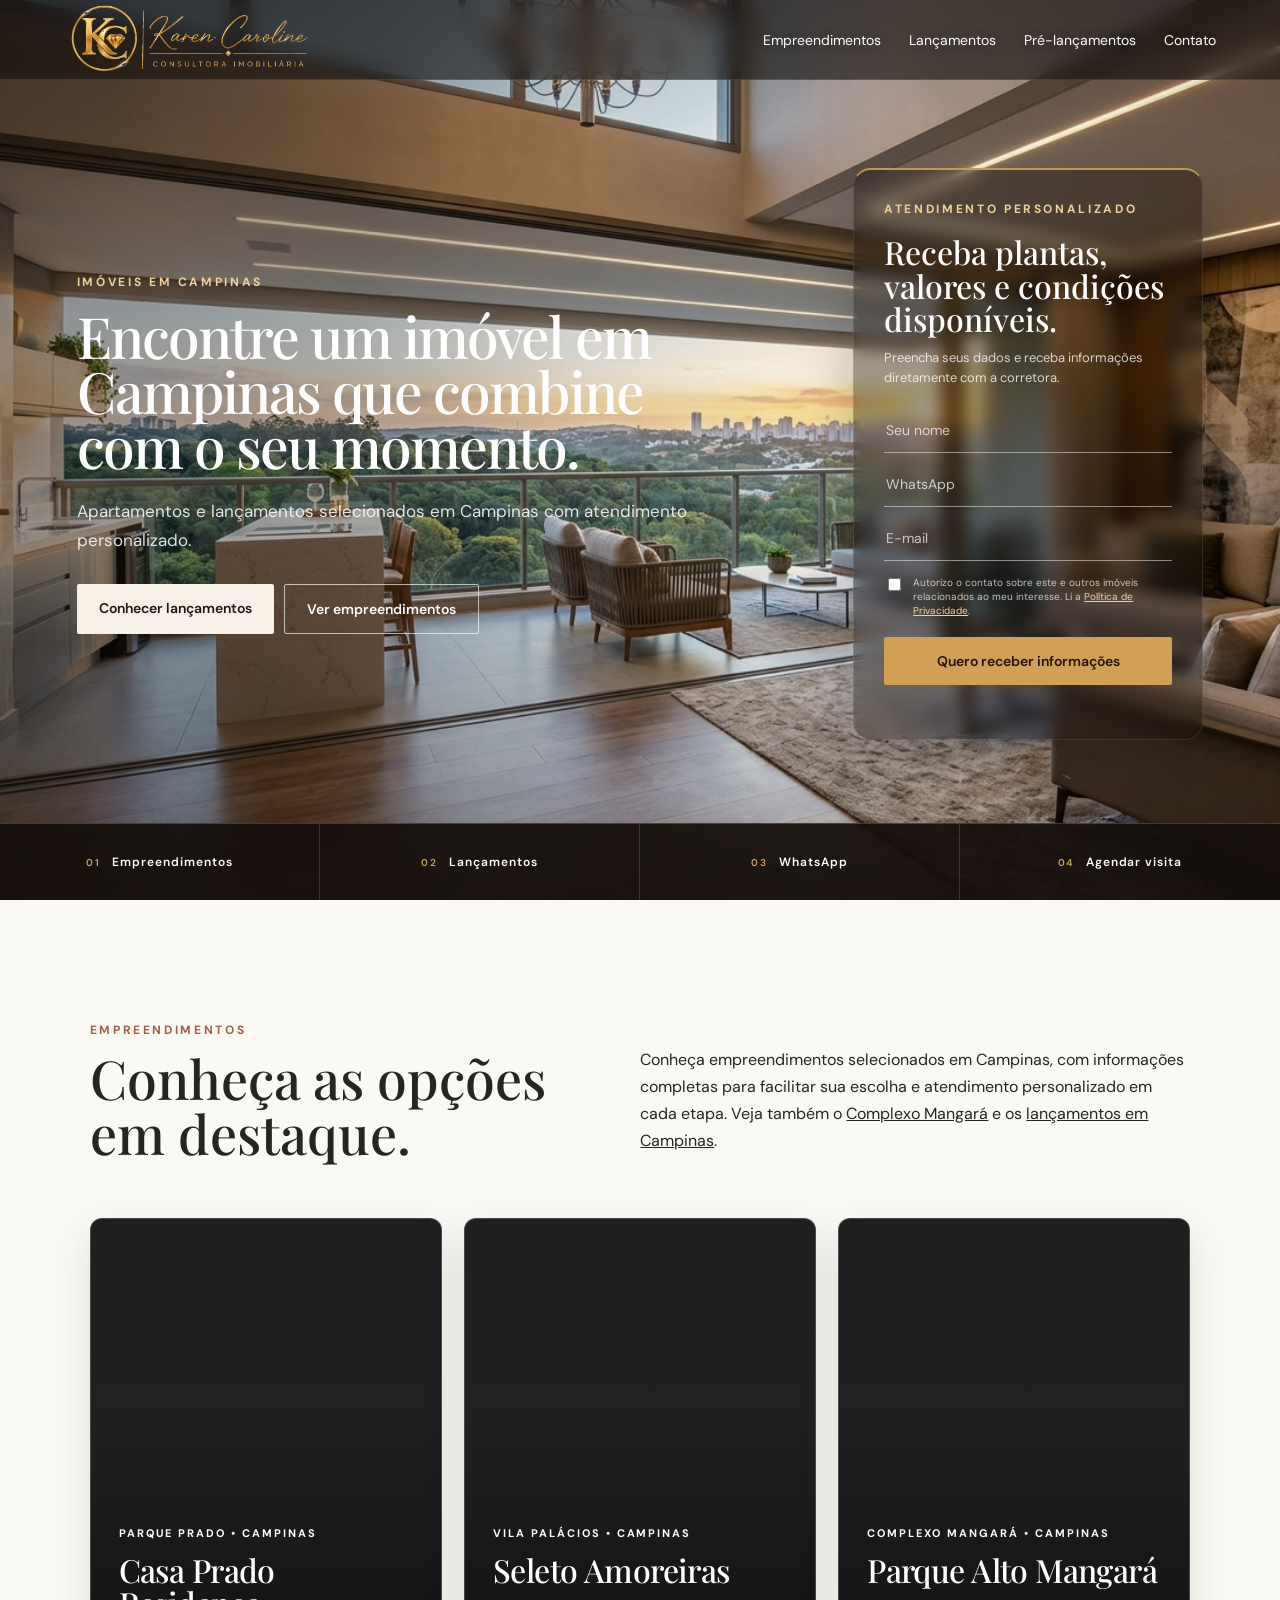
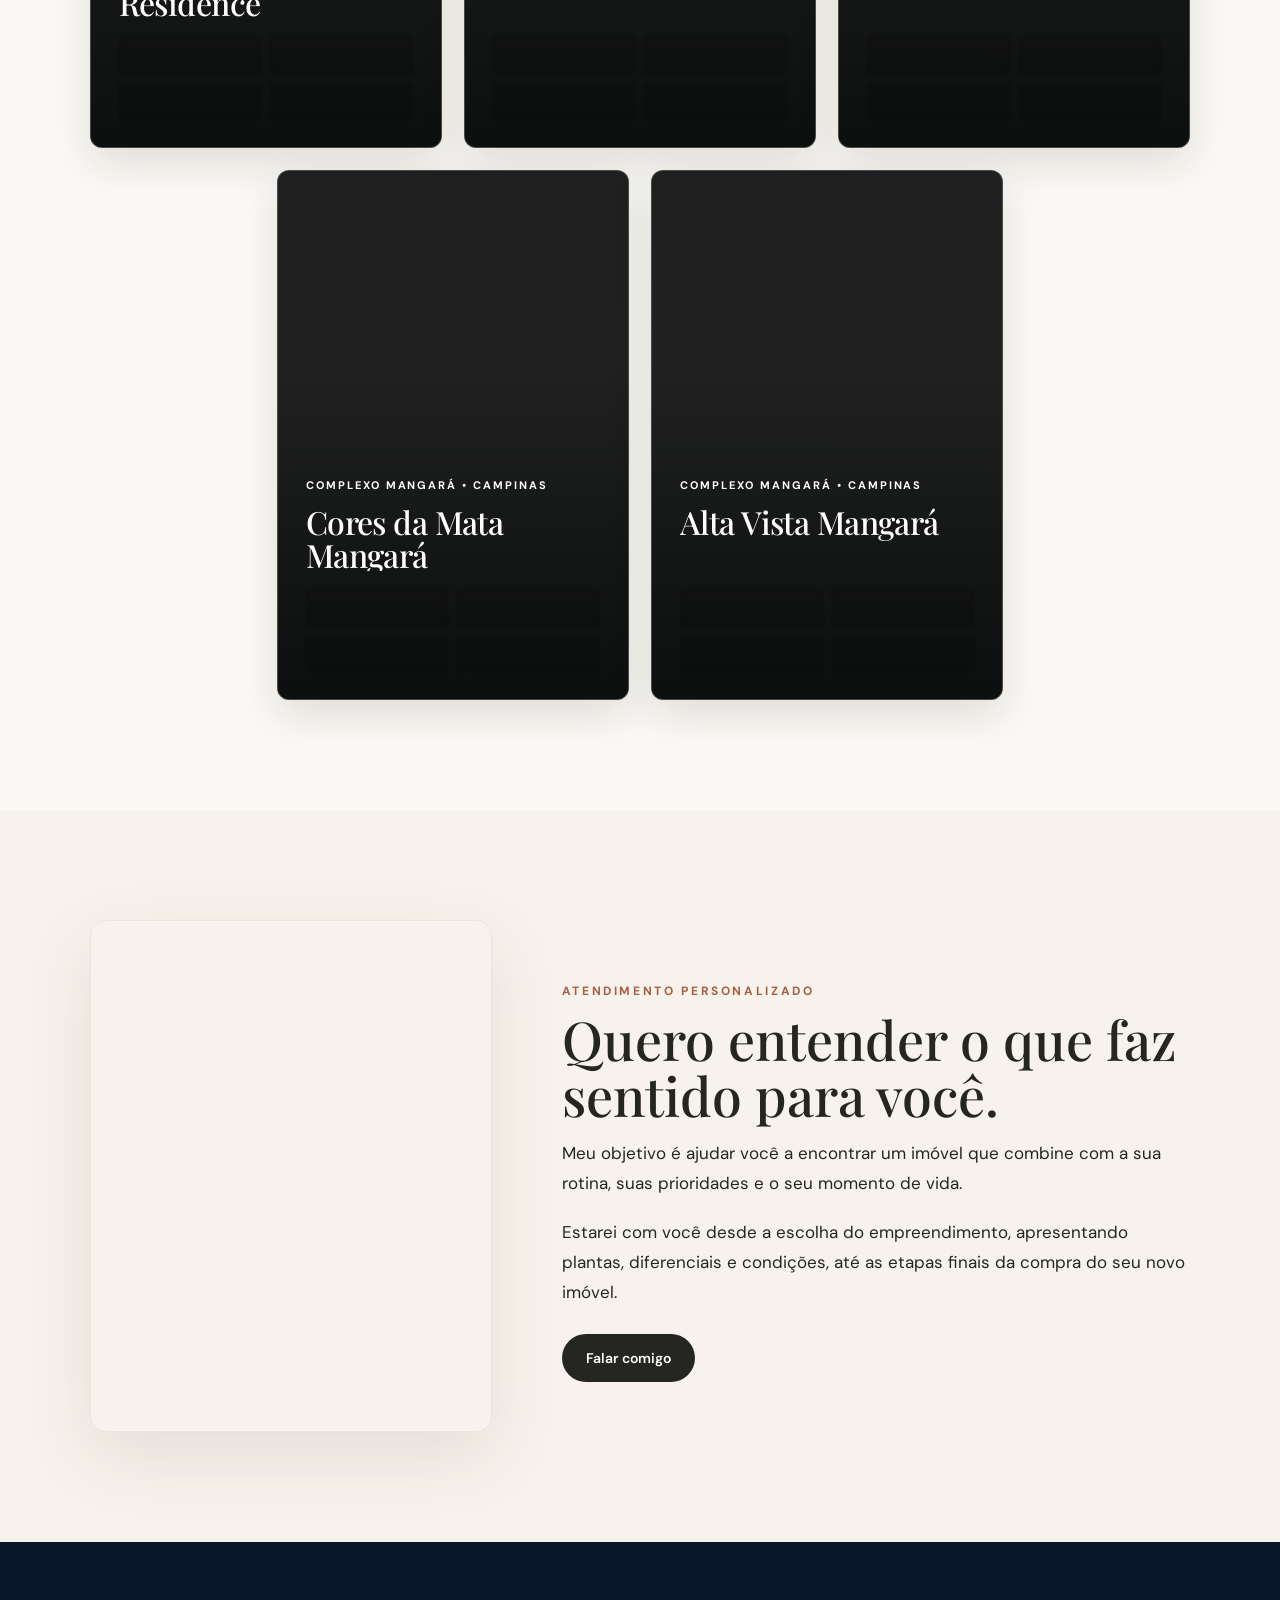
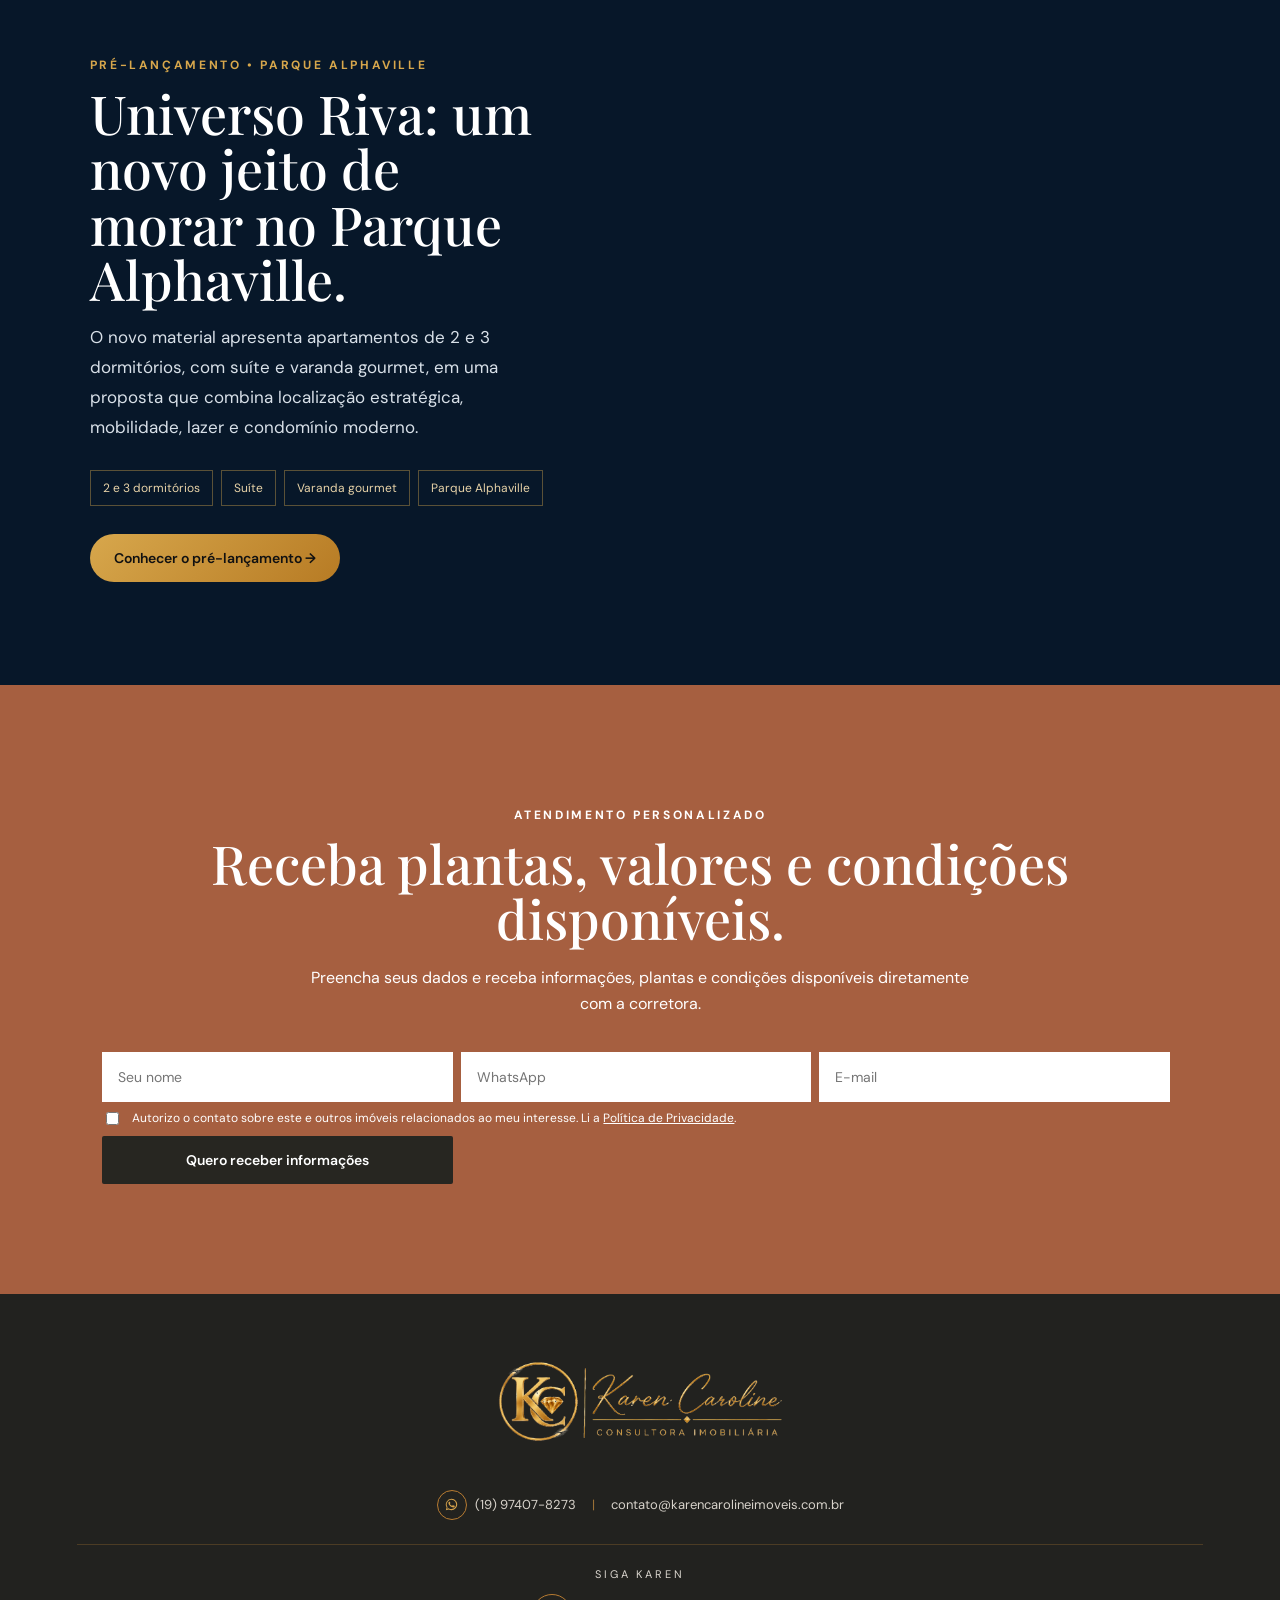
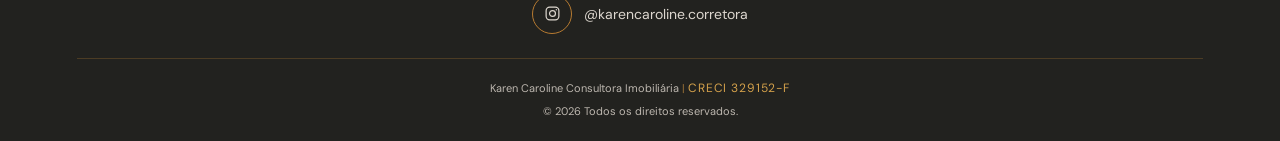
<file: index.html>
<!DOCTYPE html>

<html lang="pt-BR"><head><link rel="icon" type="image/x-icon" href="assets/favicon.ico">
<link rel="icon" type="image/png" sizes="16x16" href="assets/favicon-16.png">
<link rel="icon" type="image/png" sizes="32x32" href="assets/favicon-32.png">
<link rel="icon" type="image/png" sizes="48x48" href="assets/favicon-48.png">
<link rel="icon" type="image/png" sizes="192x192" href="assets/favicon-192.png">
<link rel="apple-touch-icon" sizes="180x180" href="assets/apple-touch-icon.png">
<link rel="icon" type="image/png" sizes="512x512" href="assets/favicon-512.png"><meta charset="utf-8"/><meta content="width=device-width,initial-scale=1" name="viewport"/><title>Imóveis e Apartamentos em Campinas | Karen Caroline</title><meta content="Encontre imóveis e apartamentos em Campinas com atendimento de Karen Caroline, consultora imobiliária. Conheça empreendimentos selecionados na cidade." name="description"/><link href="style.css?v=581-home-karen-foto-v1" rel="stylesheet"/><link href="https://www.karencarolineimoveis.com.br/" rel="canonical"/><meta content="website" property="og:type"/><meta content="pt_BR" property="og:locale"/><meta content="Karen Caroline Consultora Imobiliária" property="og:site_name"/><meta content="Imóveis e Apartamentos em Campinas | Karen Caroline" property="og:title"/><meta content="Encontre imóveis e apartamentos em Campinas com atendimento de Karen Caroline, consultora imobiliária. Conheça empreendimentos selecionados na cidade." property="og:description"/><meta content="https://www.karencarolineimoveis.com.br/" property="og:url"/><meta content="https://www.karencarolineimoveis.com.br/assets/home/hero-home-premium-v2.jpeg" property="og:image"/><meta content="summary_large_image" name="twitter:card"/><meta content="Imóveis e Apartamentos em Campinas | Karen Caroline" name="twitter:title"/><meta content="Encontre imóveis e apartamentos em Campinas com atendimento de Karen Caroline, consultora imobiliária. Conheça empreendimentos selecionados na cidade." name="twitter:description"/><meta content="https://www.karencarolineimoveis.com.br/assets/home/hero-home-premium-v2.jpeg" name="twitter:image"/><meta content="#f4efe7" name="theme-color"/><script type="application/ld+json">{"@context":"https://schema.org","@type":"RealEstateAgent","name":"Karen Caroline Consultora Imobiliária","url":"https://www.karencarolineimoveis.com.br/","logo":"https://www.karencarolineimoveis.com.br/assets/logo-karen-caroline-oficial.png","image":"https://www.karencarolineimoveis.com.br/assets/logo-karen-caroline-oficial.png","telephone":"+55 19 97407-8273","email":"contato@karencarolineimoveis.com.br","areaServed":{"@type":"City","name":"Campinas","containedInPlace":{"@type":"State","name":"São Paulo"}},"sameAs":["https://www.instagram.com/karencaroline.corretora/"]}</script></head><body class="home-experience" data-empreendimento="Karen Caroline Imóveis" data-whatsapp-message="Olá! Vim pelo site e gostaria de conhecer os empreendimentos disponíveis em Campinas.">
<header class="site-header"><a aria-label="Karen Caroline Consultora Imobiliária" class="site-brand brand-logo" href="index.html"><img alt="Karen Caroline Consultora Imobiliária" decoding="async" height="887" src="assets/logo-karen-caroline-rodape.png" width="1774"/></a><nav><a href="#empreendimentos">Empreendimentos</a><a href="lancamentos-em-campinas.html">Lançamentos</a><a href="#pre-lancamentos">Pré-lançamentos</a><a href="#contato">Contato</a></nav></header>
<main><section class="home-hero home-experience-hero"><div class="home-experience-media" aria-hidden="true"><img alt="" decoding="async" fetchpriority="high" height="768" src="assets/home/hero-home-premium-v2.jpeg?v=1" width="1408"/></div><div class="home-experience-shade" aria-hidden="true"></div><div class="home-experience-content"><p class="eyebrow">IMÓVEIS EM CAMPINAS</p><h1>Encontre um imóvel em Campinas que combine com o seu momento.</h1><p class="lead">Apartamentos e lançamentos selecionados em Campinas com atendimento personalizado.</p><div class="home-actions"><a class="btn home-primary-cta" href="lancamentos-em-campinas.html">Conhecer lançamentos</a><a class="btn home-secondary-cta" href="#empreendimentos">Ver empreendimentos</a></div></div><aside class="home-lead-panel" aria-label="Receba informações sobre imóveis em Campinas"><p class="eyebrow">ATENDIMENTO PERSONALIZADO</p><h2>Receba plantas, valores e condições disponíveis.</h2><p>Preencha seus dados e receba informações diretamente com a corretora.</p><form class="lead-form" data-empreendimento="Site geral"><input aria-hidden="true" autocomplete="off" class="hp-field" name="website" tabindex="-1" type="text"/><input aria-label="Nome" name="nome" placeholder="Seu nome" required=""/><input aria-label="WhatsApp" name="whatsapp" placeholder="WhatsApp" required="" type="tel"/><input aria-label="E-mail" name="email" placeholder="E-mail" type="email"/><label class="consent"><input name="consentimento" required="" type="checkbox" value="1"/><span>Autorizo o contato sobre este e outros imóveis relacionados ao meu interesse. Li a <a href="privacidade.html" target="_blank">Política de Privacidade</a>.</span></label><button class="btn" type="submit">Quero receber informações</button></form><div class="form-ok"></div></aside><nav class="home-action-dock" aria-label="Ações rápidas"><a href="#empreendimentos"><span>01</span>Empreendimentos</a><a href="lancamentos-em-campinas.html"><span>02</span>Lançamentos</a><button class="js-whatsapp" type="button"><span>03</span>WhatsApp</button><button class="js-open-visit" type="button"><span>04</span>Agendar visita</button></nav></section>
<section class="section home-projects-section" id="empreendimentos"><div class="section-head home-projects-head"><div class="home-projects-title"><p class="eyebrow dark">EMPREENDIMENTOS</p><h2>Conheça as opções em destaque.</h2></div><p class="home-projects-description">Conheça empreendimentos selecionados em Campinas, com informações completas para facilitar sua escolha e atendimento personalizado em cada etapa. Veja também o <a href="complexo-mangara.html">Complexo Mangará</a> e os <a href="lancamentos-em-campinas.html">lançamentos em Campinas</a>.</p></div><div class="project-grid project-grid-five"><a class="project-card" href="casa-prado.html"><img alt="Casa Prado Residence" decoding="async" height="2126" loading="lazy" src="assets/casa/hero.webp" width="1150"/><div class="project-copy"><p class="eyebrow">PARQUE PRADO • CAMPINAS</p><h3>Casa Prado Residence</h3><div class="project-meta"><span>2 e 3 dormitórios</span><span>69 a 132 m²</span><span>Suíte</span><span>Riva Collection</span></div></div></a><a class="project-card" href="seleto-amoreiras.html"><img alt="Seleto Amoreiras em Campinas" decoding="async" loading="lazy" src="assets/seleto/hero.webp" width="1485" height="987" /><div class="project-copy"><p class="eyebrow">VILA PALÁCIOS • CAMPINAS</p><h3>Seleto Amoreiras</h3><div class="project-meta"><span>1 e 2 dormitórios</span><span>Varanda grill</span><span>Opções garden</span><span>Lazer completo</span></div></div></a><a class="project-card" href="parque-alto.html"><img alt="Parque Alto Mangará" decoding="async" loading="lazy" src="assets/parque-alto/galeria/fachada-parque.webp" width="708" height="527" /><div class="project-copy"><p class="eyebrow">COMPLEXO MANGARÁ • CAMPINAS</p><h3>Parque Alto Mangará</h3><div class="project-meta"><span>2 dormitórios</span><span>Suíte</span><span>Opções garden</span><span>Cobertura</span></div></div></a><a class="project-card" href="cores-da-mata.html"><img alt="Cores da Mata Mangará" decoding="async" height="1127" loading="lazy" src="assets/cores/hero.webp" width="978"/><div class="project-copy"><p class="eyebrow">COMPLEXO MANGARÁ • CAMPINAS</p><h3>Cores da Mata Mangará</h3><div class="project-meta"><span>2 dormitórios</span><span>Suíte</span><span>Varanda grill</span><span>Opções garden</span></div></div></a><a class="project-card" href="alta-vista.html"><img alt="Alta Vista Mangará" decoding="async" height="853" loading="lazy" src="assets/alta/hero.webp" width="1280"/><div class="project-copy"><p class="eyebrow">COMPLEXO MANGARÁ • CAMPINAS</p><h3>Alta Vista Mangará</h3><div class="project-meta"><span>2 dormitórios</span><span>Suíte*</span><span>Varanda grill</span><span>Lazer completo</span></div></div></a></div></section>
<section class="karen-trust" id="atendimento-karen"><div class="karen-trust-inner"><div class="karen-signature home-atendimento-karen"><img alt="Karen Caroline, consultora imobiliária em Campinas" decoding="async" height="1264" loading="lazy" src="assets/home/karen-atendimento-home.jpeg" width="843"/></div><div class="karen-trust-copy"><p class="eyebrow dark">ATENDIMENTO PERSONALIZADO</p><h2>Quero entender o que faz sentido para você.</h2><p>Meu objetivo é ajudar você a encontrar um imóvel que combine com a sua rotina, suas prioridades e o seu momento de vida.</p><p>Estarei com você desde a escolha do empreendimento, apresentando plantas, diferenciais e condições, até as etapas finais da compra do seu novo imóvel.</p><a class="btn" href="#contato">Falar comigo</a></div></div></section><section class="future-universo" id="pre-lancamentos"><div class="future-universo-grid"><div class="future-universo-copy"><p class="eyebrow">PRÉ-LANÇAMENTO • PARQUE ALPHAVILLE</p><h2>Universo Riva: um novo jeito de morar no Parque Alphaville.</h2><p>O novo material apresenta apartamentos de 2 e 3 dormitórios, com suíte e varanda gourmet, em uma proposta que combina localização estratégica, mobilidade, lazer e condomínio moderno.</p><div class="future-universo-tags"><span>2 e 3 dormitórios</span><span>Suíte</span><span>Varanda gourmet</span><span>Parque Alphaville</span></div><a class="btn universo-gold" href="universo-parque-alphaville.html">Conhecer o pré-lançamento →</a></div><a aria-label="Conhecer Universo Riva Parque Alphaville" class="future-universo-visual" href="universo-parque-alphaville.html"><img alt="Universo Riva Parque Alphaville" loading="lazy" src="assets/universo/hero.webp" width="1254" height="1254" decoding="async" /></a></div></section>
<section class="cta" id="contato"><p class="eyebrow">ATENDIMENTO PERSONALIZADO</p><h2>Receba plantas, valores e condições disponíveis.</h2><p>Preencha seus dados e receba informações, plantas e condições disponíveis diretamente com a corretora.</p><form class="lead-form" data-empreendimento="Site geral"><input aria-hidden="true" autocomplete="off" class="hp-field" name="website" tabindex="-1" type="text"/><input aria-label="Nome" name="nome" placeholder="Seu nome" required=""/><input aria-label="WhatsApp" name="whatsapp" placeholder="WhatsApp" required="" type="tel"/><input aria-label="E-mail" name="email" placeholder="E-mail" type="email"/><label class="consent"><input name="consentimento" required="" type="checkbox" value="1"/><span>Autorizo o contato sobre este e outros imóveis relacionados ao meu interesse. Li a <a href="privacidade.html" target="_blank">Política de Privacidade</a>.</span></label><button class="btn" type="submit">Quero receber informações</button></form><div class="form-ok"></div></section></main>
<footer class="site-footer site-footer-pro footer-reference">
<div class="footer-center-brand">
<a class="footer-logo" href="index.html"><img alt="Karen Caroline Consultora Imobiliária" src="assets/logo-karen-caroline-rodape.png" width="1774" height="887" decoding="async" /></a>
<div class="footer-direct-contact">
<a aria-label="WhatsApp Karen Caroline" class="footer-whatsapp" href="/whatsapp" rel="noopener" target="_blank"><span aria-hidden="true" class="footer-wa-icon"><svg focusable="false" viewbox="0 0 32 32"><path d="M16 5.2A10.7 10.7 0 0 0 6.8 21.4L5.4 26.6l5.3-1.4A10.7 10.7 0 1 0 16 5.2Zm0 19.5c-1.7 0-3.4-.5-4.8-1.4l-.3-.2-3.1.8.8-3-.2-.3A8.8 8.8 0 1 1 16 24.7Zm4.8-6.6c-.3-.1-1.6-.8-1.8-.9-.2-.1-.4-.1-.6.1-.2.3-.7.9-.9 1.1-.2.2-.3.2-.6.1-1.7-.8-2.8-1.5-3.9-3.4-.3-.5.3-.5.8-1.6.1-.2 0-.4 0-.5l-.8-2c-.2-.5-.4-.4-.6-.4h-.5c-.2 0-.5.1-.7.3-.2.3-1 1-1 2.4s1 2.8 1.2 3c.1.2 2.1 3.2 5.1 4.5.7.3 1.3.5 1.7.6.7.2 1.4.2 1.9.1.6-.1 1.6-.7 1.8-1.3.2-.6.2-1.2.2-1.3-.1-.2-.3-.3-.6-.4Z" fill="currentColor"></path></svg></span><span>(19) 97407-8273</span></a>
<span class="footer-divider">|</span>
<a href="mailto:contato@karencarolineimoveis.com.br">contato@karencarolineimoveis.com.br</a>
</div>
</div>
<div aria-label="Instagram" class="footer-social footer-social-reference">
<span class="footer-social-title">SIGA KAREN</span>
<a aria-label="Instagram @karencaroline.corretora" class="footer-instagram-row" href="https://www.instagram.com/karencaroline.corretora/" rel="noopener noreferrer" target="_blank">
<span class="social-icon social-live"><svg aria-hidden="true" viewbox="0 0 24 24"><rect height="18" rx="5" width="18" x="3" y="3"></rect><circle cx="12" cy="12" r="4.2"></circle><circle class="fill-dot" cx="17.4" cy="6.7" r="1"></circle></svg></span>
<span class="footer-instagram-handle">@karencaroline.corretora</span>
</a>
</div>
<div class="footer-legal footer-legal-reference">
<p>Karen Caroline Consultora Imobiliária <span class="footer-divider">|</span> <span class="footer-creci">CRECI 329152-F</span></p>
<p>© 2026 Todos os direitos reservados.</p>
</div>
</footer>
<a aria-label="Falar no WhatsApp" class="whatsapp-float" data-whatsapp-float="" href="#">
<span aria-hidden="true" class="wa-icon">✆</span>
<span class="wa-copy"><strong>WhatsApp</strong><small>Fale comigo agora</small></span>
</a>
<script src="social-links.js?v=571-performance"></script><script src="script.js?v=589-agendamento-v2"></script></body></html>
</file>
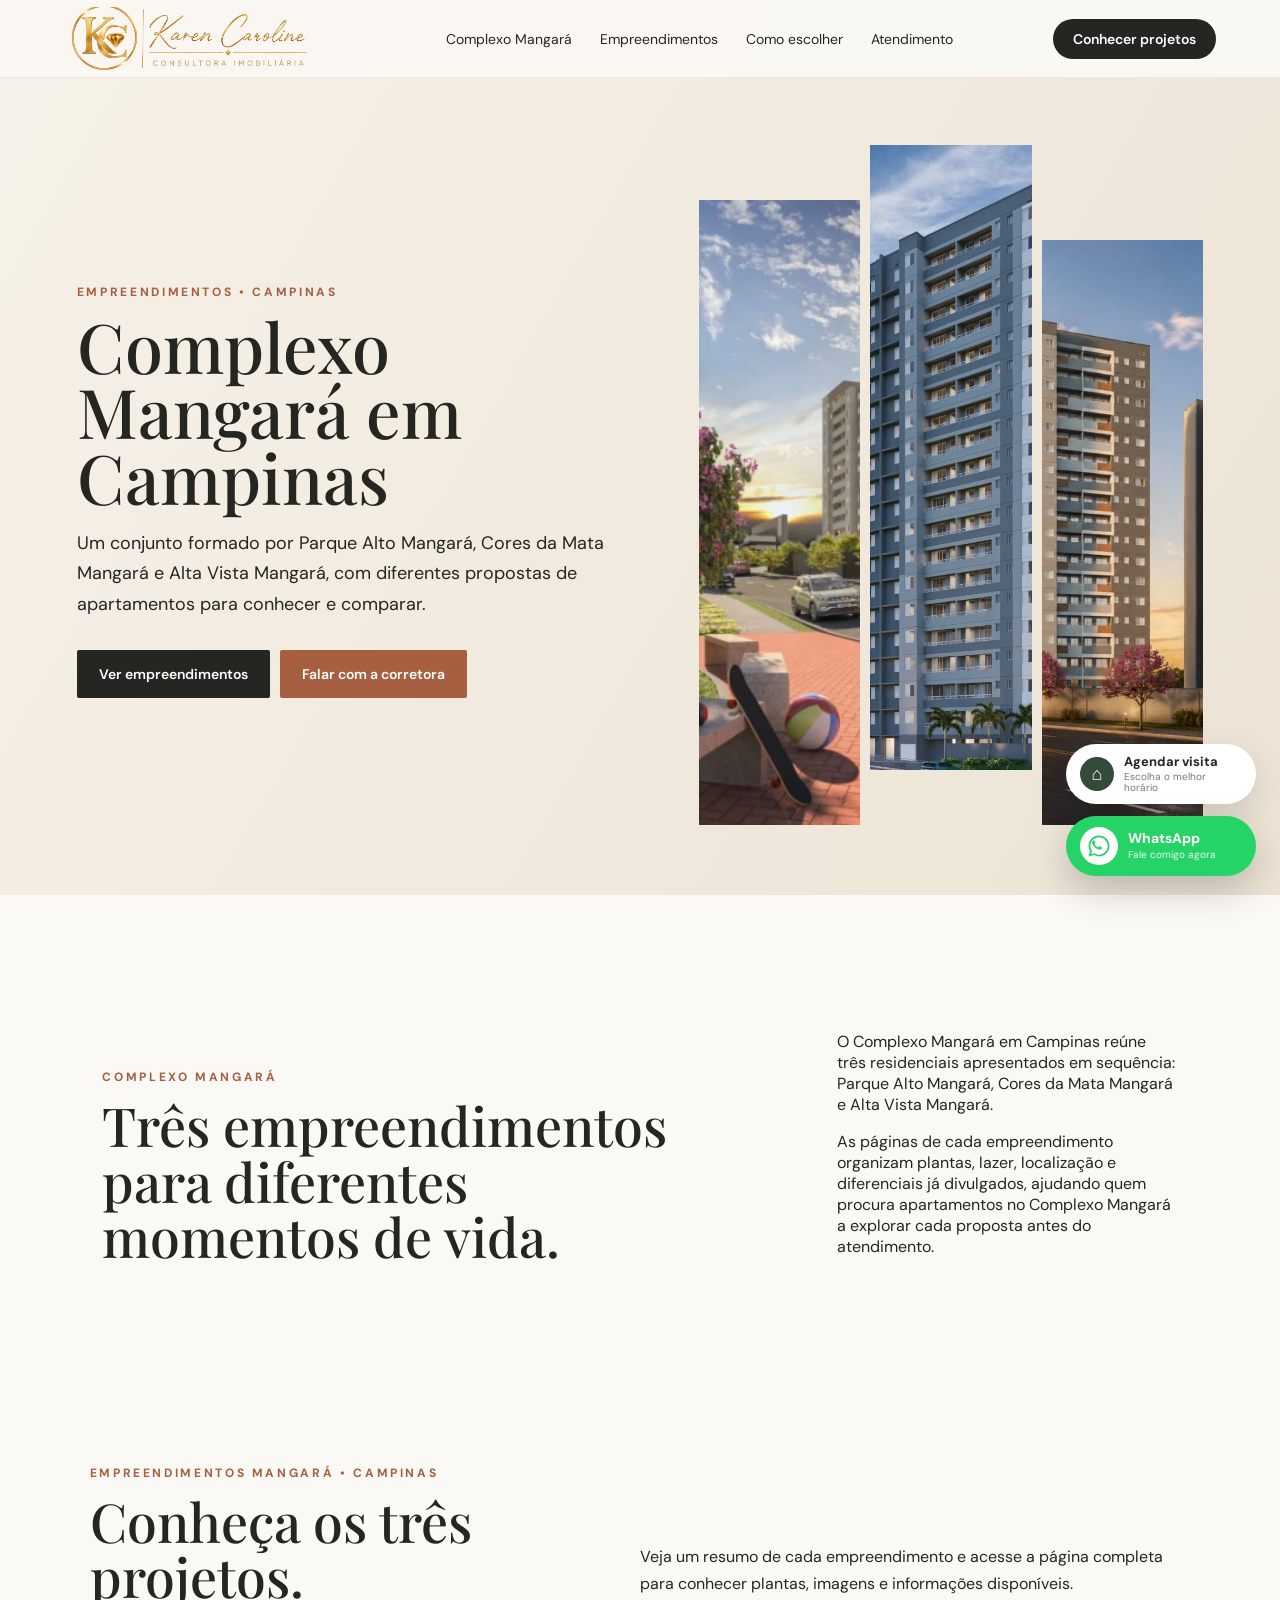
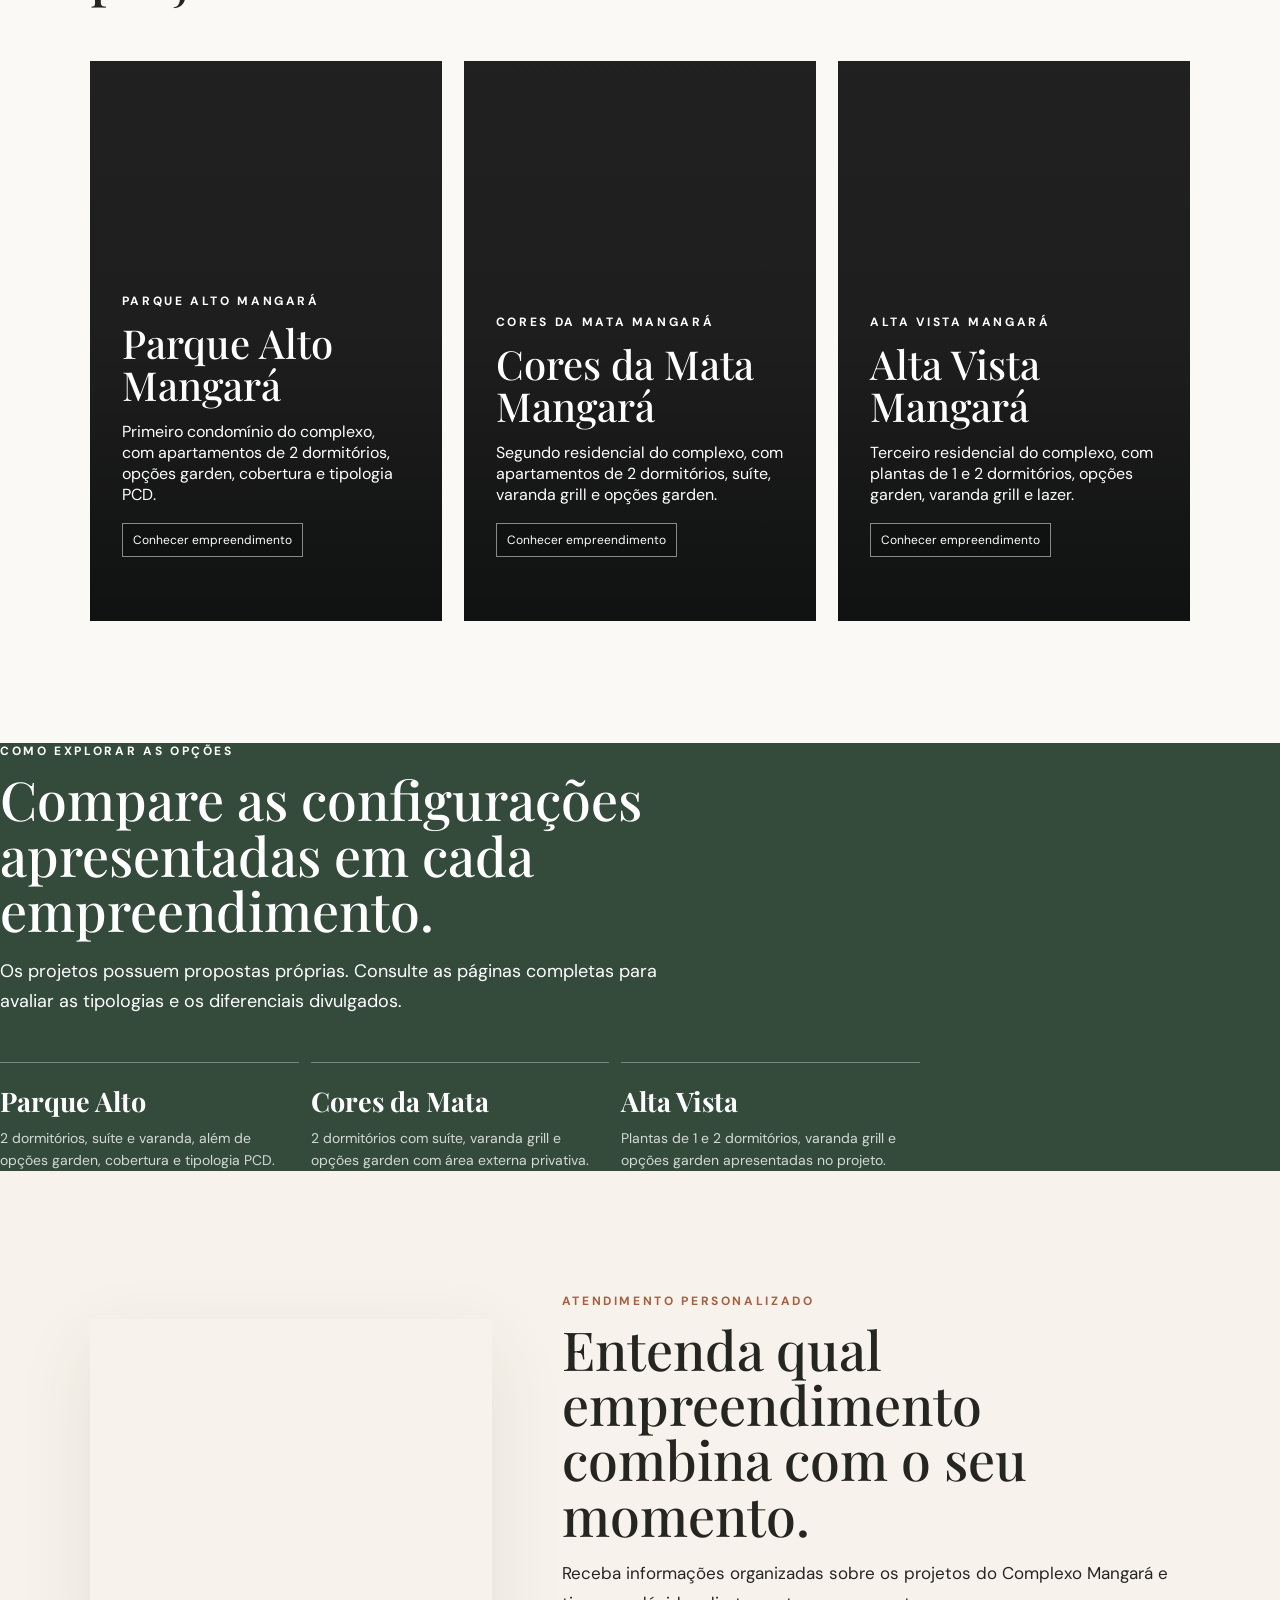
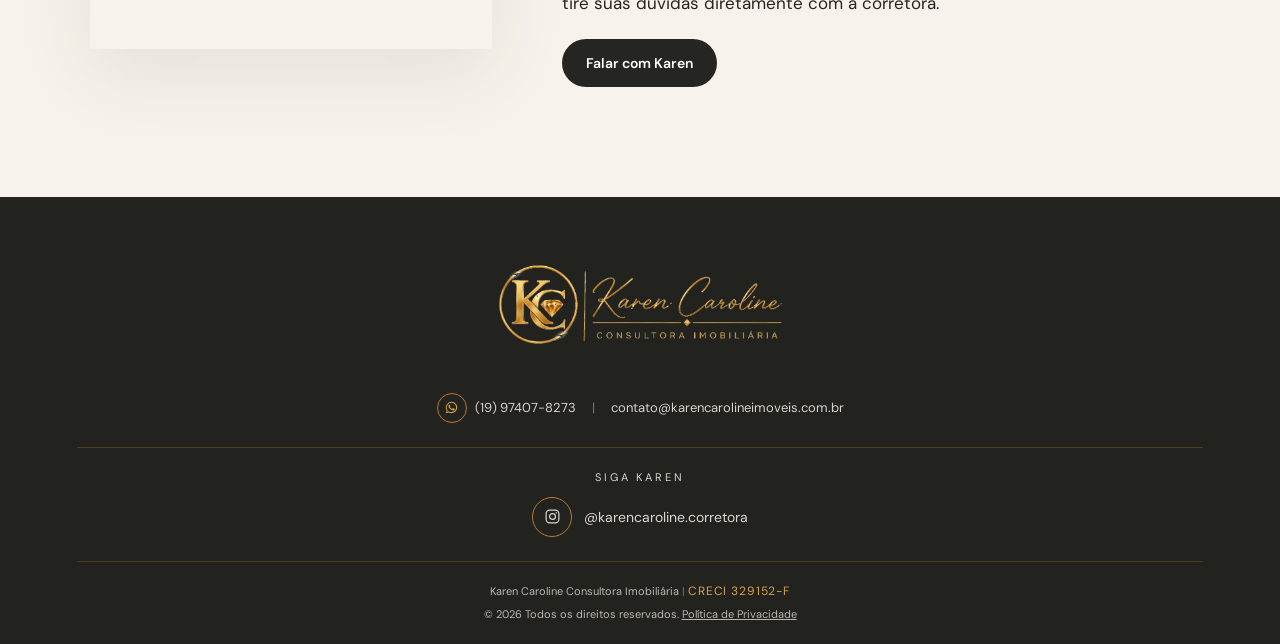
<file: complexo-mangara.html>
<!DOCTYPE html>
<html lang="pt-BR">
<head>
  <link rel="icon" type="image/x-icon" href="assets/favicon.ico">
  <link rel="icon" type="image/png" sizes="16x16" href="assets/favicon-16.png">
  <link rel="icon" type="image/png" sizes="32x32" href="assets/favicon-32.png">
  <link rel="icon" type="image/png" sizes="48x48" href="assets/favicon-48.png">
  <link rel="icon" type="image/png" sizes="192x192" href="assets/favicon-192.png">
  <link rel="apple-touch-icon" sizes="180x180" href="assets/apple-touch-icon.png">
  <link rel="icon" type="image/png" sizes="512x512" href="assets/favicon-512.png">
  <meta charset="utf-8">
  <meta name="viewport" content="width=device-width,initial-scale=1">
  <title>Complexo Mangará Campinas | Apartamentos e Empreendimentos</title>
  <meta name="description" content="Conheça o Complexo Mangará em Campinas e explore os empreendimentos Parque Alto Mangará, Cores da Mata Mangará e Alta Vista Mangará.">
  <link rel="stylesheet" href="style.css?v=571-performance">
  <link rel="canonical" href="https://www.karencarolineimoveis.com.br/complexo-mangara.html">
  <meta property="og:type" content="website">
  <meta property="og:locale" content="pt_BR">
  <meta property="og:site_name" content="Karen Caroline Consultora Imobiliária">
  <meta property="og:title" content="Complexo Mangará Campinas | Apartamentos e Empreendimentos">
  <meta property="og:description" content="Conheça os três empreendimentos do Complexo Mangará em Campinas e escolha qual projeto deseja explorar.">
  <meta property="og:url" content="https://www.karencarolineimoveis.com.br/complexo-mangara.html">
  <meta property="og:image" content="https://www.karencarolineimoveis.com.br/assets/cores/hero.webp">
  <meta name="twitter:card" content="summary_large_image">
  <meta name="twitter:title" content="Complexo Mangará Campinas | Apartamentos e Empreendimentos">
  <meta name="twitter:description" content="Conheça Parque Alto Mangará, Cores da Mata Mangará e Alta Vista Mangará em Campinas.">
  <meta name="twitter:image" content="https://www.karencarolineimoveis.com.br/assets/cores/hero.webp">
  <meta name="theme-color" content="#f4efe7">
  <script type="application/ld+json">{"@context":"https://schema.org","@type":"WebPage","name":"Complexo Mangará em Campinas","url":"https://www.karencarolineimoveis.com.br/complexo-mangara.html","description":"Conheça o Complexo Mangará em Campinas e explore os empreendimentos Parque Alto Mangará, Cores da Mata Mangará e Alta Vista Mangará."}</script>
  <script type="application/ld+json">{"@context":"https://schema.org","@type":"BreadcrumbList","itemListElement":[{"@type":"ListItem","position":1,"name":"Home","item":"https://www.karencarolineimoveis.com.br/"},{"@type":"ListItem","position":2,"name":"Complexo Mangará","item":"https://www.karencarolineimoveis.com.br/complexo-mangara.html"}]}</script>
</head>
<body data-empreendimento="Complexo Mangará" data-whatsapp-message="Olá! Vim pelo site e gostaria de conhecer os empreendimentos do Complexo Mangará em Campinas.">
<header class="site-header">
  <a aria-label="Karen Caroline Consultora Imobiliária" class="site-brand brand-logo" href="index.html"><img alt="Karen Caroline Consultora Imobiliária" decoding="async" height="887" src="assets/logo-karen-caroline-oficial.png" width="1774"></a>
  <nav><a href="#complexo">Complexo Mangará</a><a href="#empreendimentos">Empreendimentos</a><a href="#como-escolher">Como escolher</a><a href="#atendimento">Atendimento</a></nav>
  <a class="btn small" href="#empreendimentos">Conhecer projetos</a>
</header>
<main>
  <section class="home-hero">
    <div>
      <p class="eyebrow dark">EMPREENDIMENTOS • CAMPINAS</p>
      <h1>Complexo Mangará em Campinas</h1>
      <p class="lead">Um conjunto formado por Parque Alto Mangará, Cores da Mata Mangará e Alta Vista Mangará, com diferentes propostas de apartamentos para conhecer e comparar.</p>
      <div class="home-actions"><a class="btn" href="#empreendimentos">Ver empreendimentos</a><a class="btn js-whatsapp" href="#" style="background:var(--terr)">Falar com a corretora</a></div>
    </div>
    <div class="home-visual home-visual-three">
      <img alt="Fachada do Parque Alto Mangará em Campinas" decoding="async" height="527" src="assets/parque-alto/galeria/fachada-parque.webp" width="708">
      <img alt="Perspectiva das torres do Cores da Mata Mangará" decoding="async" height="1127" src="assets/cores/hero.webp" width="978">
      <img alt="Perspectiva das torres do Alta Vista Mangará" decoding="async" height="853" src="assets/alta/hero.webp" width="1280">
    </div>
  </section>

  <section class="intro" id="complexo">
    <div><p class="eyebrow dark">COMPLEXO MANGARÁ</p><h2>Três empreendimentos para diferentes momentos de vida.</h2></div>
    <div><p>O Complexo Mangará em Campinas reúne três residenciais apresentados em sequência: Parque Alto Mangará, Cores da Mata Mangará e Alta Vista Mangará.</p><p>As páginas de cada empreendimento organizam plantas, lazer, localização e diferenciais já divulgados, ajudando quem procura apartamentos no Complexo Mangará a explorar cada proposta antes do atendimento.</p></div>
  </section>

  <section class="section" id="empreendimentos">
    <div class="section-head"><div><p class="eyebrow dark">EMPREENDIMENTOS MANGARÁ • CAMPINAS</p><h2>Conheça os três projetos.</h2></div><p>Veja um resumo de cada empreendimento e acesse a página completa para conhecer plantas, imagens e informações disponíveis.</p></div>
    <div class="project-grid project-grid-three">
      <a class="project-card" href="parque-alto.html"><img alt="Fachada do Parque Alto Mangará em Campinas" decoding="async" height="527" loading="lazy" src="assets/parque-alto/galeria/fachada-parque.webp" width="708"><div class="project-copy"><p class="eyebrow">PARQUE ALTO MANGARÁ</p><h3>Parque Alto Mangará</h3><p>Primeiro condomínio do complexo, com apartamentos de 2 dormitórios, opções garden, cobertura e tipologia PCD.</p><div class="project-meta"><span>Conhecer empreendimento</span></div></div></a>
      <a class="project-card" href="cores-da-mata.html"><img alt="Perspectiva do Cores da Mata Mangará em Campinas" decoding="async" height="1127" loading="lazy" src="assets/cores/hero.webp" width="978"><div class="project-copy"><p class="eyebrow">CORES DA MATA MANGARÁ</p><h3>Cores da Mata Mangará</h3><p>Segundo residencial do complexo, com apartamentos de 2 dormitórios, suíte, varanda grill e opções garden.</p><div class="project-meta"><span>Conhecer empreendimento</span></div></div></a>
      <a class="project-card" href="alta-vista.html"><img alt="Perspectiva do Alta Vista Mangará em Campinas" decoding="async" height="853" loading="lazy" src="assets/alta/hero.webp" width="1280"><div class="project-copy"><p class="eyebrow">ALTA VISTA MANGARÁ</p><h3>Alta Vista Mangará</h3><p>Terceiro residencial do complexo, com plantas de 1 e 2 dormitórios, opções garden, varanda grill e lazer.</p><div class="project-meta"><span>Conhecer empreendimento</span></div></div></a>
    </div>
  </section>

  <section class="future" id="como-escolher">
    <div class="future-inner">
      <p class="eyebrow">COMO EXPLORAR AS OPÇÕES</p>
      <h2>Compare as configurações apresentadas em cada empreendimento.</h2>
      <p class="lead">Os projetos possuem propostas próprias. Consulte as páginas completas para avaliar as tipologias e os diferenciais divulgados.</p>
      <div class="steps">
        <article><strong>Parque Alto</strong><span>2 dormitórios, suíte e varanda, além de opções garden, cobertura e tipologia PCD.</span></article>
        <article><strong>Cores da Mata</strong><span>2 dormitórios com suíte, varanda grill e opções garden com área externa privativa.</span></article>
        <article><strong>Alta Vista</strong><span>Plantas de 1 e 2 dormitórios, varanda grill e opções garden apresentadas no projeto.</span></article>
      </div>
    </div>
  </section>

  <section class="karen-trust" id="atendimento">
    <div class="karen-trust-inner">
      <div class="karen-signature"><img alt="Karen Caroline Consultora Imobiliária" decoding="async" height="887" loading="lazy" src="assets/logo-karen-caroline-oficial.png" width="1774"></div>
      <div class="karen-trust-copy"><p class="eyebrow dark">ATENDIMENTO PERSONALIZADO</p><h2>Entenda qual empreendimento combina com o seu momento.</h2><p>Receba informações organizadas sobre os projetos do Complexo Mangará e tire suas dúvidas diretamente com a corretora.</p><a class="btn js-whatsapp" href="#">Falar com Karen</a></div>
    </div>
  </section>
</main>

<footer class="site-footer site-footer-pro footer-reference">
  <div class="footer-center-brand">
    <a class="footer-logo" href="index.html"><img alt="Karen Caroline Consultora Imobiliária" src="assets/logo-karen-caroline-rodape.png" width="1774" height="887" decoding="async"></a>
    <div class="footer-direct-contact">
      <a aria-label="WhatsApp Karen Caroline" class="footer-whatsapp" href="/whatsapp" rel="noopener" target="_blank"><span aria-hidden="true" class="footer-wa-icon"><svg focusable="false" viewBox="0 0 32 32"><path d="M16 5.2A10.7 10.7 0 0 0 6.8 21.4L5.4 26.6l5.3-1.4A10.7 10.7 0 1 0 16 5.2Zm0 19.5c-1.7 0-3.4-.5-4.8-1.4l-.3-.2-3.1.8.8-3-.2-.3A8.8 8.8 0 1 1 16 24.7Zm4.8-6.6c-.3-.1-1.6-.8-1.8-.9-.2-.1-.4-.1-.6.1-.2.3-.7.9-.9 1.1-.2.2-.3.2-.6.1-1.7-.8-2.8-1.5-3.9-3.4-.3-.5.3-.5.8-1.6.1-.2 0-.4 0-.5l-.8-2c-.2-.5-.4-.4-.6-.4h-.5c-.2 0-.5.1-.7.3-.2.3-1 1-1 2.4s1 2.8 1.2 3c.1.2 2.1 3.2 5.1 4.5.7.3 1.3.5 1.7.6.7.2 1.4.2 1.9.1.6-.1 1.6-.7 1.8-1.3.2-.6.2-1.2.2-1.3-.1-.2-.3-.3-.6-.4Z" fill="currentColor"></path></svg></span><span>(19) 97407-8273</span></a>
      <span class="footer-divider">|</span>
      <a href="mailto:contato@karencarolineimoveis.com.br">contato@karencarolineimoveis.com.br</a>
    </div>
  </div>
  <div aria-label="Instagram" class="footer-social footer-social-reference"><span class="footer-social-title">SIGA KAREN</span><a aria-label="Instagram @karencaroline.corretora" class="footer-instagram-row" href="https://www.instagram.com/karencaroline.corretora/" rel="noopener noreferrer" target="_blank"><span class="social-icon social-live"><svg aria-hidden="true" viewBox="0 0 24 24"><rect height="18" rx="5" width="18" x="3" y="3"></rect><circle cx="12" cy="12" r="4.2"></circle><circle class="fill-dot" cx="17.4" cy="6.7" r="1"></circle></svg></span><span class="footer-instagram-handle">@karencaroline.corretora</span></a></div>
  <div class="footer-legal footer-legal-reference"><p>Karen Caroline Consultora Imobiliária <span class="footer-divider">|</span> <span class="footer-creci">CRECI 329152-F</span></p><p>© 2026 Todos os direitos reservados. <a href="privacidade.html">Política de Privacidade</a></p></div>
</footer>
<a aria-label="Falar no WhatsApp" class="whatsapp-float" data-whatsapp-float href="#"><span aria-hidden="true" class="wa-icon">✆</span><span class="wa-copy"><strong>WhatsApp</strong><small>Fale comigo agora</small></span></a>
<script src="social-links.js?v=571-performance"></script><script src="script.js?v=589-agendamento-v2"></script>
</body>
</html>
</file>
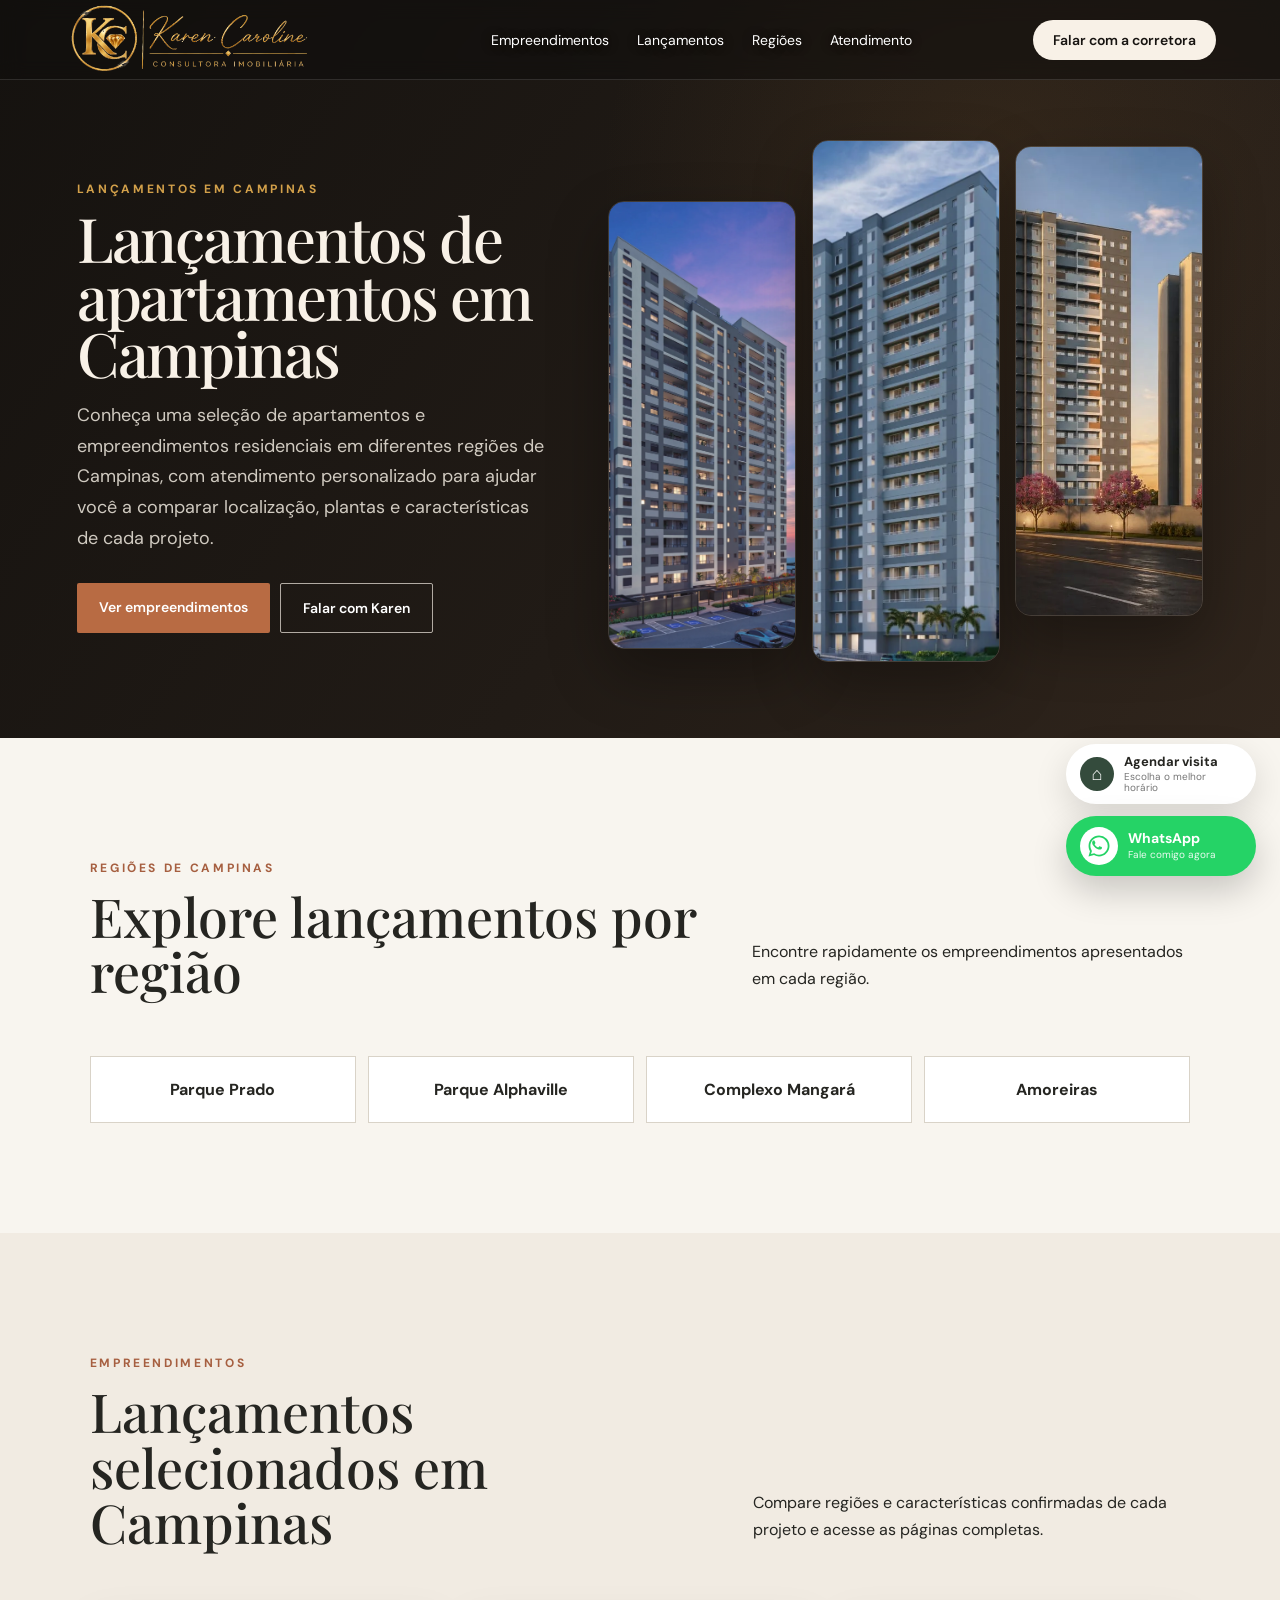
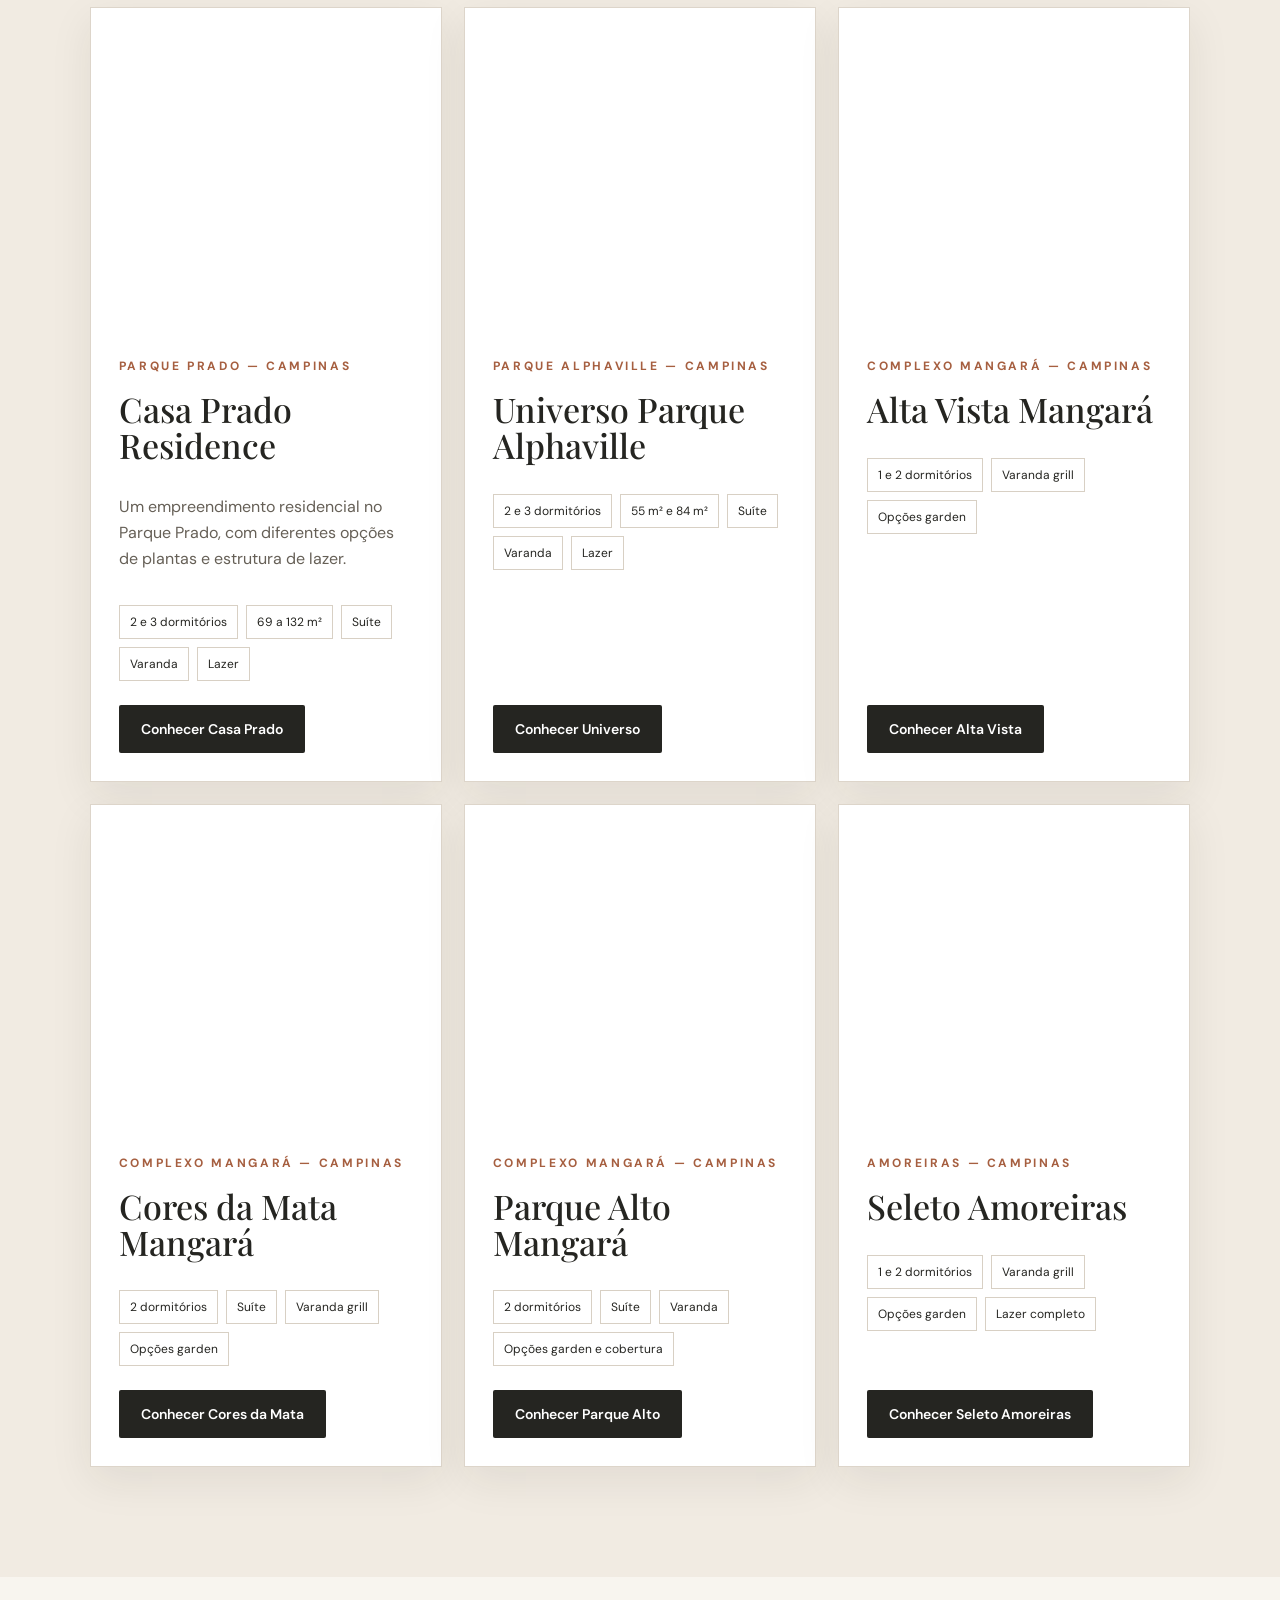
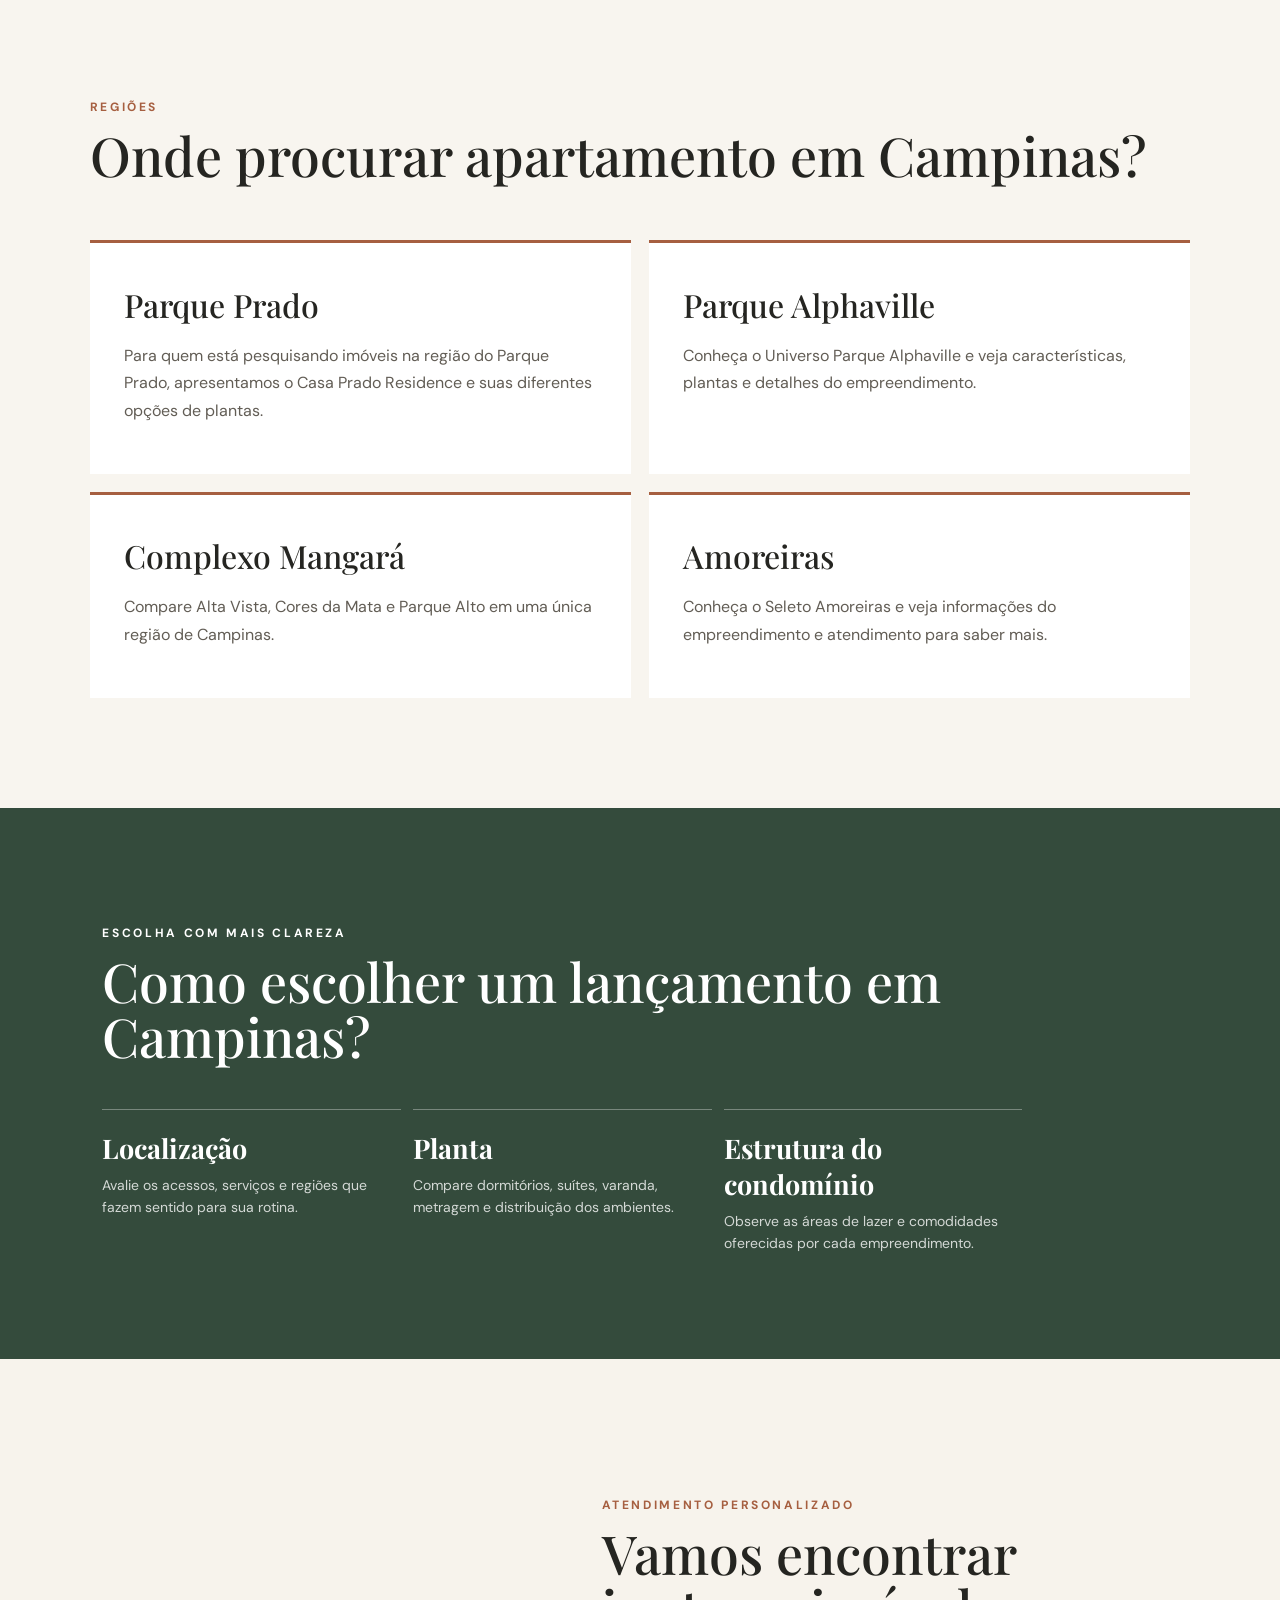
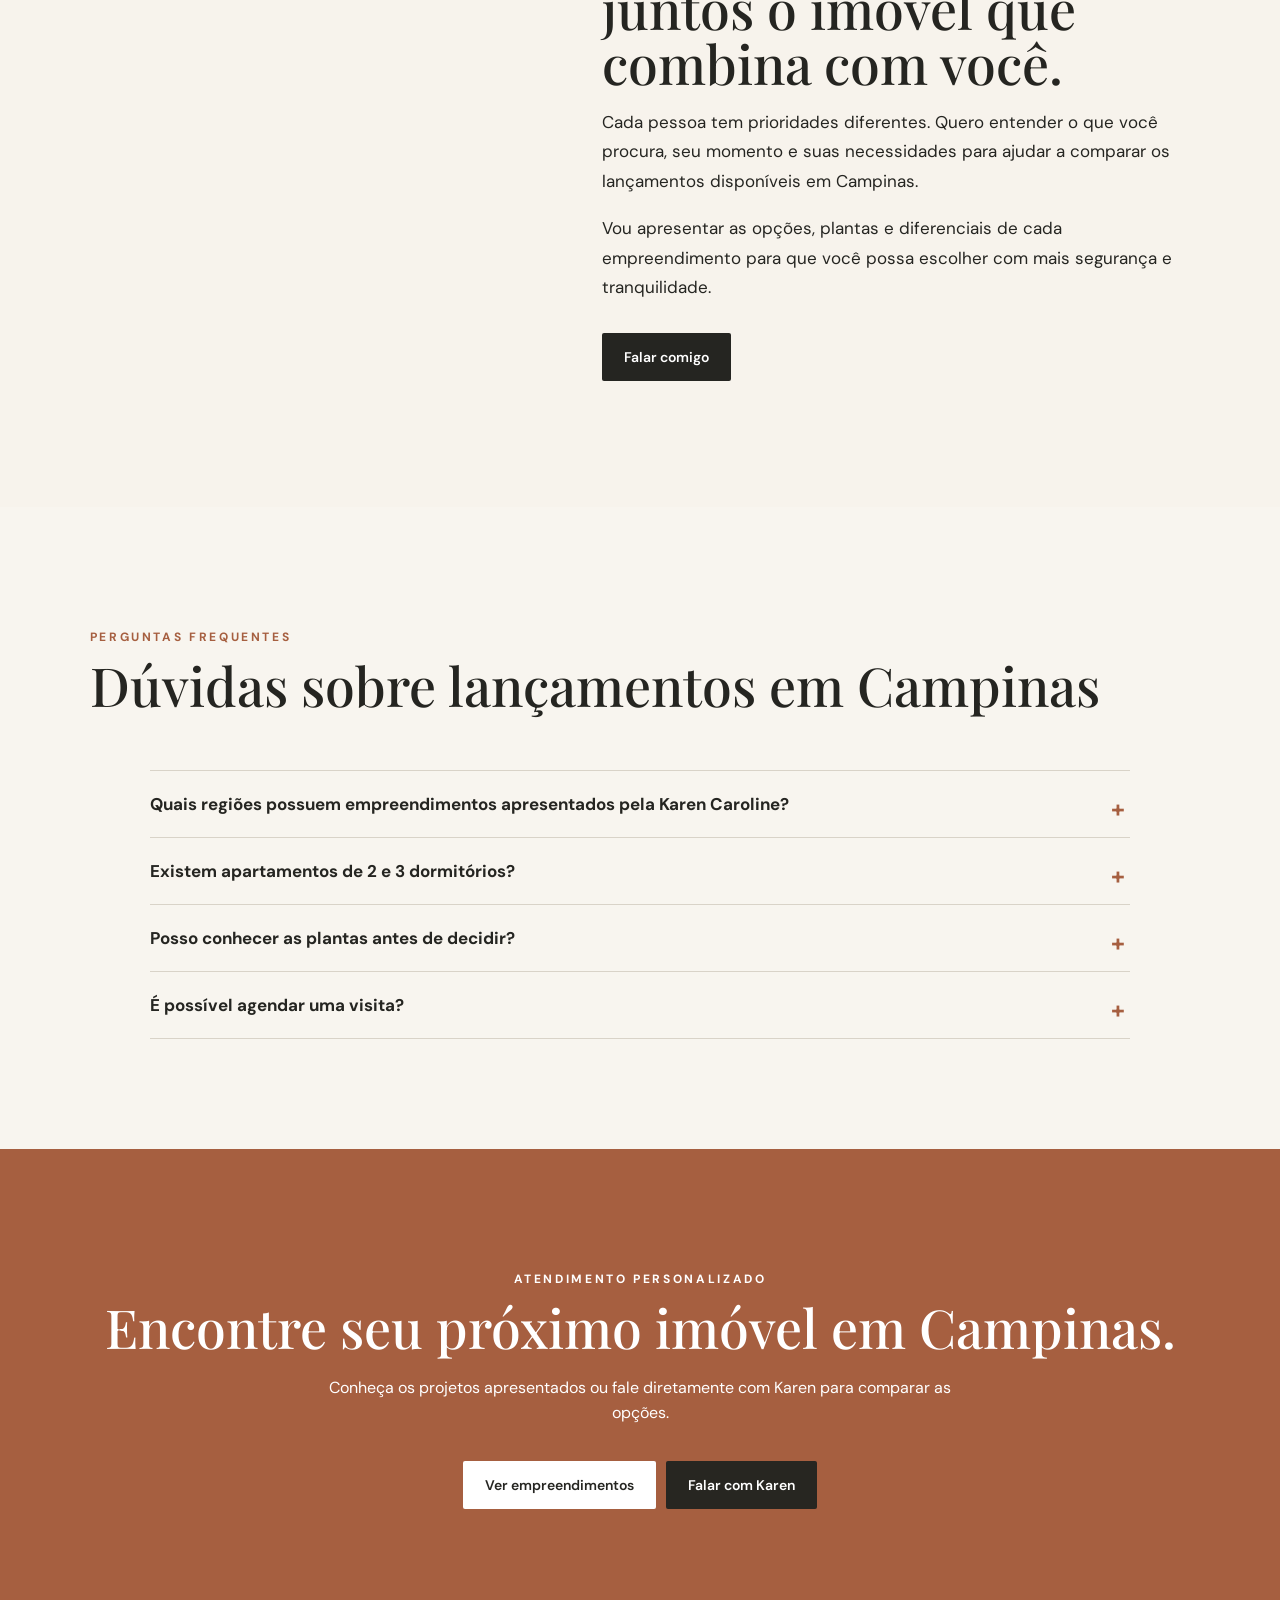
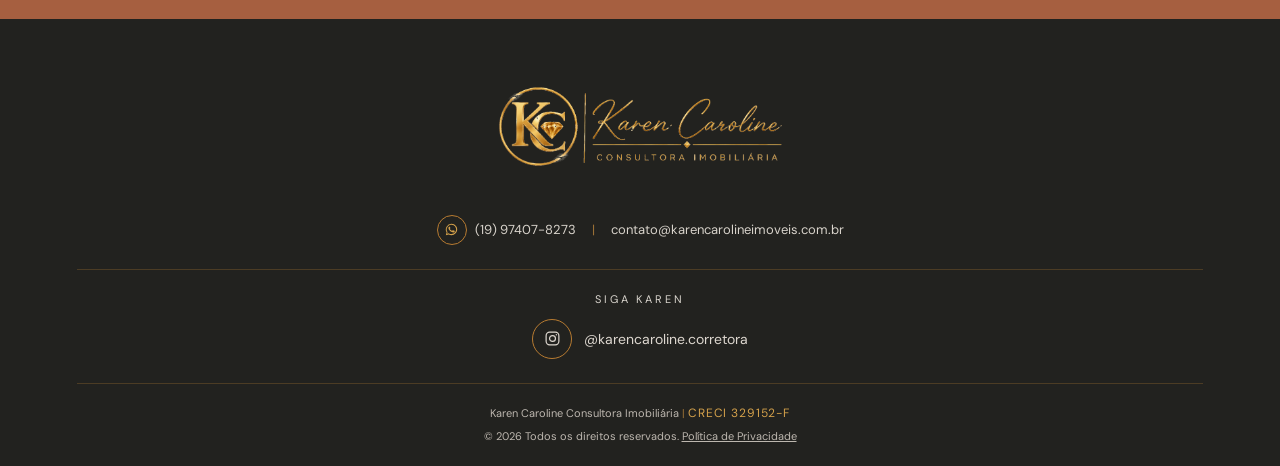
<file: lancamentos-em-campinas.html>
<!DOCTYPE html>
<html lang="pt-BR">
<head>
  <link rel="icon" type="image/x-icon" href="assets/favicon.ico">
  <link rel="icon" type="image/png" sizes="16x16" href="assets/favicon-16.png">
  <link rel="icon" type="image/png" sizes="32x32" href="assets/favicon-32.png">
  <link rel="icon" type="image/png" sizes="48x48" href="assets/favicon-48.png">
  <link rel="icon" type="image/png" sizes="192x192" href="assets/favicon-192.png">
  <link rel="apple-touch-icon" sizes="180x180" href="assets/apple-touch-icon.png">
  <link rel="icon" type="image/png" sizes="512x512" href="assets/favicon-512.png">
  <meta charset="utf-8">
  <meta name="viewport" content="width=device-width,initial-scale=1">
  <title>Lançamentos em Campinas | Apartamentos Novos | Karen Caroline</title>
  <meta name="description" content="Conheça lançamentos de apartamentos em Campinas, com opções no Parque Prado, Parque Alphaville, Amoreiras e Complexo Mangará. Veja plantas e empreendimentos.">
  <link rel="stylesheet" href="style.css?v=588-lancamentos-premium-v1">
  <link rel="canonical" href="https://www.karencarolineimoveis.com.br/lancamentos-em-campinas.html">
  <meta property="og:type" content="website">
  <meta property="og:locale" content="pt_BR">
  <meta property="og:site_name" content="Karen Caroline Consultora Imobiliária">
  <meta property="og:title" content="Lançamentos em Campinas | Apartamentos Novos | Karen Caroline">
  <meta property="og:description" content="Conheça lançamentos de apartamentos em Campinas, com opções no Parque Prado, Parque Alphaville, Amoreiras e Complexo Mangará. Veja plantas e empreendimentos.">
  <meta property="og:url" content="https://www.karencarolineimoveis.com.br/lancamentos-em-campinas.html">
  <meta property="og:image" content="https://www.karencarolineimoveis.com.br/assets/casa/hero.webp">
  <meta name="twitter:card" content="summary_large_image">
  <meta name="twitter:title" content="Lançamentos em Campinas | Apartamentos Novos | Karen Caroline">
  <meta name="twitter:description" content="Conheça lançamentos de apartamentos em Campinas, com opções no Parque Prado, Parque Alphaville, Amoreiras e Complexo Mangará. Veja plantas e empreendimentos.">
  <meta name="twitter:image" content="https://www.karencarolineimoveis.com.br/assets/casa/hero.webp">
  <meta name="theme-color" content="#f4efe7">
  <script type="application/ld+json">{"@context":"https://schema.org","@graph":[{"@type":"WebPage","@id":"https://www.karencarolineimoveis.com.br/lancamentos-em-campinas.html#webpage","url":"https://www.karencarolineimoveis.com.br/lancamentos-em-campinas.html","name":"Lançamentos em Campinas | Apartamentos Novos | Karen Caroline","description":"Conheça lançamentos de apartamentos em Campinas, com opções no Parque Prado, Parque Alphaville, Amoreiras e Complexo Mangará. Veja plantas e empreendimentos.","inLanguage":"pt-BR","breadcrumb":{"@id":"https://www.karencarolineimoveis.com.br/lancamentos-em-campinas.html#breadcrumb"}},{"@type":"BreadcrumbList","@id":"https://www.karencarolineimoveis.com.br/lancamentos-em-campinas.html#breadcrumb","itemListElement":[{"@type":"ListItem","position":1,"name":"Início","item":"https://www.karencarolineimoveis.com.br/"},{"@type":"ListItem","position":2,"name":"Lançamentos em Campinas","item":"https://www.karencarolineimoveis.com.br/lancamentos-em-campinas.html"}]}]}</script>
</head>
<body class="launch-page lancamentos-premium" data-empreendimento="Lançamentos em Campinas" data-whatsapp-message="Olá! Vim pela página de lançamentos em Campinas e gostaria de ajuda para comparar os empreendimentos disponíveis.">
<header class="site-header">
  <a aria-label="Karen Caroline Consultora Imobiliária" class="site-brand brand-logo" href="index.html"><img alt="Karen Caroline Consultora Imobiliária" decoding="async" height="887" src="assets/logo-karen-caroline-rodape.png" width="1774"></a>
  <nav><a href="#empreendimentos">Empreendimentos</a><a href="lancamentos-em-campinas.html" aria-current="page">Lançamentos</a><a href="#regioes">Regiões</a><a href="#atendimento">Atendimento</a></nav>
  <a class="btn small js-whatsapp" href="#">Falar com a corretora</a>
</header>

<main>
  <section class="launch-hero">
    <div class="launch-hero-copy">
      <p class="eyebrow dark">LANÇAMENTOS EM CAMPINAS</p>
      <h1>Lançamentos de apartamentos em Campinas</h1>
      <p class="lead">Conheça uma seleção de apartamentos e empreendimentos residenciais em diferentes regiões de Campinas, com atendimento personalizado para ajudar você a comparar localização, plantas e características de cada projeto.</p>
      <div class="home-actions"><a class="btn" href="#empreendimentos">Ver empreendimentos</a><a class="btn js-whatsapp launch-terracotta" href="#">Falar com Karen</a></div>
    </div>
    <div class="launch-hero-visual" aria-label="Empreendimentos residenciais em Campinas">
      <img alt="Casa Prado Residence no Parque Prado" decoding="async" height="2126" src="assets/casa/hero.webp" width="1150">
      <img alt="Cores da Mata no Complexo Mangará" decoding="async" height="1127" src="assets/cores/hero.webp" width="978">
      <img alt="Alta Vista no Complexo Mangará" decoding="async" height="853" src="assets/alta/hero.webp" width="1280">
    </div>
  </section>

  <section class="launch-regions section" id="regioes">
    <div class="section-head"><div><p class="eyebrow dark">REGIÕES DE CAMPINAS</p><h2>Explore lançamentos por região</h2></div><p>Encontre rapidamente os empreendimentos apresentados em cada região.</p></div>
    <nav class="launch-region-links" aria-label="Lançamentos por região">
      <a href="#parque-prado">Parque Prado</a><a href="#parque-alphaville">Parque Alphaville</a><a href="#complexo-mangara">Complexo Mangará</a><a href="#amoreiras">Amoreiras</a>
    </nav>
  </section>

  <section class="launch-projects section" id="empreendimentos">
    <div class="section-head"><div><p class="eyebrow dark">EMPREENDIMENTOS</p><h2>Lançamentos selecionados em Campinas</h2></div><p>Compare regiões e características confirmadas de cada projeto e acesse as páginas completas.</p></div>
    <div class="launch-card-grid">
      <article class="launch-card" id="parque-prado"><img alt="Casa Prado Residence no Parque Prado em Campinas" decoding="async" height="2126" loading="lazy" src="assets/casa/hero.webp" width="1150"><div class="launch-card-copy"><p class="eyebrow dark">PARQUE PRADO — CAMPINAS</p><h3>Casa Prado Residence</h3><p>Um empreendimento residencial no Parque Prado, com diferentes opções de plantas e estrutura de lazer.</p><ul><li>2 e 3 dormitórios</li><li>69 a 132 m²</li><li>Suíte</li><li>Varanda</li><li>Lazer</li></ul><a class="btn" href="casa-prado.html">Conhecer Casa Prado</a></div></article>
      <article class="launch-card" id="parque-alphaville"><img alt="Universo Parque Alphaville em Campinas" decoding="async" height="1254" loading="lazy" src="assets/universo/hero.webp" width="1254"><div class="launch-card-copy"><p class="eyebrow dark">PARQUE ALPHAVILLE — CAMPINAS</p><h3>Universo Parque Alphaville</h3><ul><li>2 e 3 dormitórios</li><li>55 m² e 84 m²</li><li>Suíte</li><li>Varanda</li><li>Lazer</li></ul><a class="btn" href="universo-parque-alphaville.html">Conhecer Universo</a></div></article>
      <article class="launch-card" id="complexo-mangara"><img alt="Alta Vista Mangará em Campinas" decoding="async" height="853" loading="lazy" src="assets/alta/hero.webp" width="1280"><div class="launch-card-copy"><p class="eyebrow dark">COMPLEXO MANGARÁ — CAMPINAS</p><h3>Alta Vista Mangará</h3><ul><li>1 e 2 dormitórios</li><li>Varanda grill</li><li>Opções garden</li></ul><a class="btn" href="alta-vista.html">Conhecer Alta Vista</a></div></article>
      <article class="launch-card"><img alt="Cores da Mata Mangará em Campinas" decoding="async" height="1127" loading="lazy" src="assets/cores/hero.webp" width="978"><div class="launch-card-copy"><p class="eyebrow dark">COMPLEXO MANGARÁ — CAMPINAS</p><h3>Cores da Mata Mangará</h3><ul><li>2 dormitórios</li><li>Suíte</li><li>Varanda grill</li><li>Opções garden</li></ul><a class="btn" href="cores-da-mata.html">Conhecer Cores da Mata</a></div></article>
      <article class="launch-card"><img alt="Parque Alto Mangará em Campinas" decoding="async" height="527" loading="lazy" src="assets/parque-alto/galeria/fachada-parque.webp" width="708"><div class="launch-card-copy"><p class="eyebrow dark">COMPLEXO MANGARÁ — CAMPINAS</p><h3>Parque Alto Mangará</h3><ul><li>2 dormitórios</li><li>Suíte</li><li>Varanda</li><li>Opções garden e cobertura</li></ul><a class="btn" href="parque-alto.html">Conhecer Parque Alto</a></div></article>
      <article class="launch-card" id="amoreiras"><img alt="Seleto Amoreiras em Campinas" decoding="async" height="987" loading="lazy" src="assets/seleto/hero.webp" width="1485"><div class="launch-card-copy"><p class="eyebrow dark">AMOREIRAS — CAMPINAS</p><h3>Seleto Amoreiras</h3><ul><li>1 e 2 dormitórios</li><li>Varanda grill</li><li>Opções garden</li><li>Lazer completo</li></ul><a class="btn" href="seleto-amoreiras.html">Conhecer Seleto Amoreiras</a></div></article>
    </div>
  </section>

  <section class="launch-editorial section">
    <div class="section-head"><div><p class="eyebrow dark">REGIÕES</p><h2>Onde procurar apartamento em Campinas?</h2></div></div>
    <div class="launch-editorial-grid">
      <article><h3>Parque Prado</h3><p>Para quem está pesquisando imóveis na região do Parque Prado, apresentamos o Casa Prado Residence e suas diferentes opções de plantas.</p></article>
      <article><h3>Parque Alphaville</h3><p>Conheça o Universo Parque Alphaville e veja características, plantas e detalhes do empreendimento.</p></article>
      <article><h3>Complexo Mangará</h3><p>Compare Alta Vista, Cores da Mata e Parque Alto em uma única região de Campinas.</p></article>
      <article><h3>Amoreiras</h3><p>Conheça o Seleto Amoreiras e veja informações do empreendimento e atendimento para saber mais.</p></article>
    </div>
  </section>

  <section class="future launch-choose">
    <div class="future-inner"><p class="eyebrow">ESCOLHA COM MAIS CLAREZA</p><h2>Como escolher um lançamento em Campinas?</h2><div class="steps"><article><strong>Localização</strong><span>Avalie os acessos, serviços e regiões que fazem sentido para sua rotina.</span></article><article><strong>Planta</strong><span>Compare dormitórios, suítes, varanda, metragem e distribuição dos ambientes.</span></article><article><strong>Estrutura do condomínio</strong><span>Observe as áreas de lazer e comodidades oferecidas por cada empreendimento.</span></article></div></div>
  </section>

  <section class="launch-service" id="atendimento">
    <div class="launch-service-photo"><img alt="Karen Caroline, consultora imobiliária" decoding="async" height="1264" loading="lazy" src="assets/lancamentos/karen-atendimento-lancamentos-v2.jpeg" width="843"></div>
    <div class="launch-service-copy"><p class="eyebrow dark">ATENDIMENTO PERSONALIZADO</p><h2>Vamos encontrar juntos o imóvel que combina com você.</h2><p>Cada pessoa tem prioridades diferentes. Quero entender o que você procura, seu momento e suas necessidades para ajudar a comparar os lançamentos disponíveis em Campinas.</p><p>Vou apresentar as opções, plantas e diferenciais de cada empreendimento para que você possa escolher com mais segurança e tranquilidade.</p><div class="home-actions"><a class="btn js-whatsapp" href="#">Falar comigo</a></div></div>
  </section>

  <section class="launch-faq section">
    <div class="section-head"><div><p class="eyebrow dark">PERGUNTAS FREQUENTES</p><h2>Dúvidas sobre lançamentos em Campinas</h2></div></div>
    <div class="launch-faq-list">
      <details><summary>Quais regiões possuem empreendimentos apresentados pela Karen Caroline?</summary><p>Atualmente o site apresenta projetos em regiões como Parque Prado, Parque Alphaville, Amoreiras e Complexo Mangará.</p></details>
      <details><summary>Existem apartamentos de 2 e 3 dormitórios?</summary><p>Sim. Os empreendimentos apresentados possuem diferentes configurações. As opções variam conforme cada projeto.</p></details>
      <details><summary>Posso conhecer as plantas antes de decidir?</summary><p>Sim. As páginas dos empreendimentos apresentam plantas e características disponíveis para ajudar na comparação.</p></details>
      <details><summary>É possível agendar uma visita?</summary><p>Sim. O site permite solicitar atendimento para conhecer melhor os empreendimentos.</p></details>
    </div>
  </section>

  <section class="cta launch-final"><p class="eyebrow">ATENDIMENTO PERSONALIZADO</p><h2>Encontre seu próximo imóvel em Campinas.</h2><p>Conheça os projetos apresentados ou fale diretamente com Karen para comparar as opções.</p><div class="launch-final-actions"><a class="btn" href="#empreendimentos">Ver empreendimentos</a><a class="btn js-whatsapp" href="#">Falar com Karen</a></div></section>
</main>

<footer class="site-footer site-footer-pro footer-reference">
  <div class="footer-center-brand"><a class="footer-logo" href="index.html"><img alt="Karen Caroline Consultora Imobiliária" src="assets/logo-karen-caroline-rodape.png" width="1774" height="887" decoding="async"></a><div class="footer-direct-contact"><a aria-label="WhatsApp Karen Caroline" class="footer-whatsapp" href="/whatsapp" rel="noopener" target="_blank"><span aria-hidden="true" class="footer-wa-icon"><svg focusable="false" viewBox="0 0 32 32"><path d="M16 5.2A10.7 10.7 0 0 0 6.8 21.4L5.4 26.6l5.3-1.4A10.7 10.7 0 1 0 16 5.2Zm0 19.5c-1.7 0-3.4-.5-4.8-1.4l-.3-.2-3.1.8.8-3-.2-.3A8.8 8.8 0 1 1 16 24.7Zm4.8-6.6c-.3-.1-1.6-.8-1.8-.9-.2-.1-.4-.1-.6.1-.2.3-.7.9-.9 1.1-.2.2-.3.2-.6.1-1.7-.8-2.8-1.5-3.9-3.4-.3-.5.3-.5.8-1.6.1-.2 0-.4 0-.5l-.8-2c-.2-.5-.4-.4-.6-.4h-.5c-.2 0-.5.1-.7.3-.2.3-1 1-1 2.4s1 2.8 1.2 3c.1.2 2.1 3.2 5.1 4.5.7.3 1.3.5 1.7.6.7.2 1.4.2 1.9.1.6-.1 1.6-.7 1.8-1.3.2-.6.2-1.2.2-1.3-.1-.2-.3-.3-.6-.4Z" fill="currentColor"></path></svg></span><span>(19) 97407-8273</span></a><span class="footer-divider">|</span><a href="mailto:contato@karencarolineimoveis.com.br">contato@karencarolineimoveis.com.br</a></div></div>
  <div aria-label="Instagram" class="footer-social footer-social-reference"><span class="footer-social-title">SIGA KAREN</span><a aria-label="Instagram @karencaroline.corretora" class="footer-instagram-row" href="https://www.instagram.com/karencaroline.corretora/" rel="noopener noreferrer" target="_blank"><span class="social-icon social-live"><svg aria-hidden="true" viewBox="0 0 24 24"><rect height="18" rx="5" width="18" x="3" y="3"></rect><circle cx="12" cy="12" r="4.2"></circle><circle class="fill-dot" cx="17.4" cy="6.7" r="1"></circle></svg></span><span class="footer-instagram-handle">@karencaroline.corretora</span></a></div>
  <div class="footer-legal footer-legal-reference"><p>Karen Caroline Consultora Imobiliária <span class="footer-divider">|</span> <span class="footer-creci">CRECI 329152-F</span></p><p>© 2026 Todos os direitos reservados. <a href="privacidade.html">Política de Privacidade</a></p></div>
</footer>
<a aria-label="Falar no WhatsApp" class="whatsapp-float" data-whatsapp-float href="#"><span aria-hidden="true" class="wa-icon">✆</span><span class="wa-copy"><strong>WhatsApp</strong><small>Fale comigo agora</small></span></a>
<script src="social-links.js?v=571-performance"></script><script src="script.js?v=589-agendamento-v2"></script>
</body>
</html>
</file>
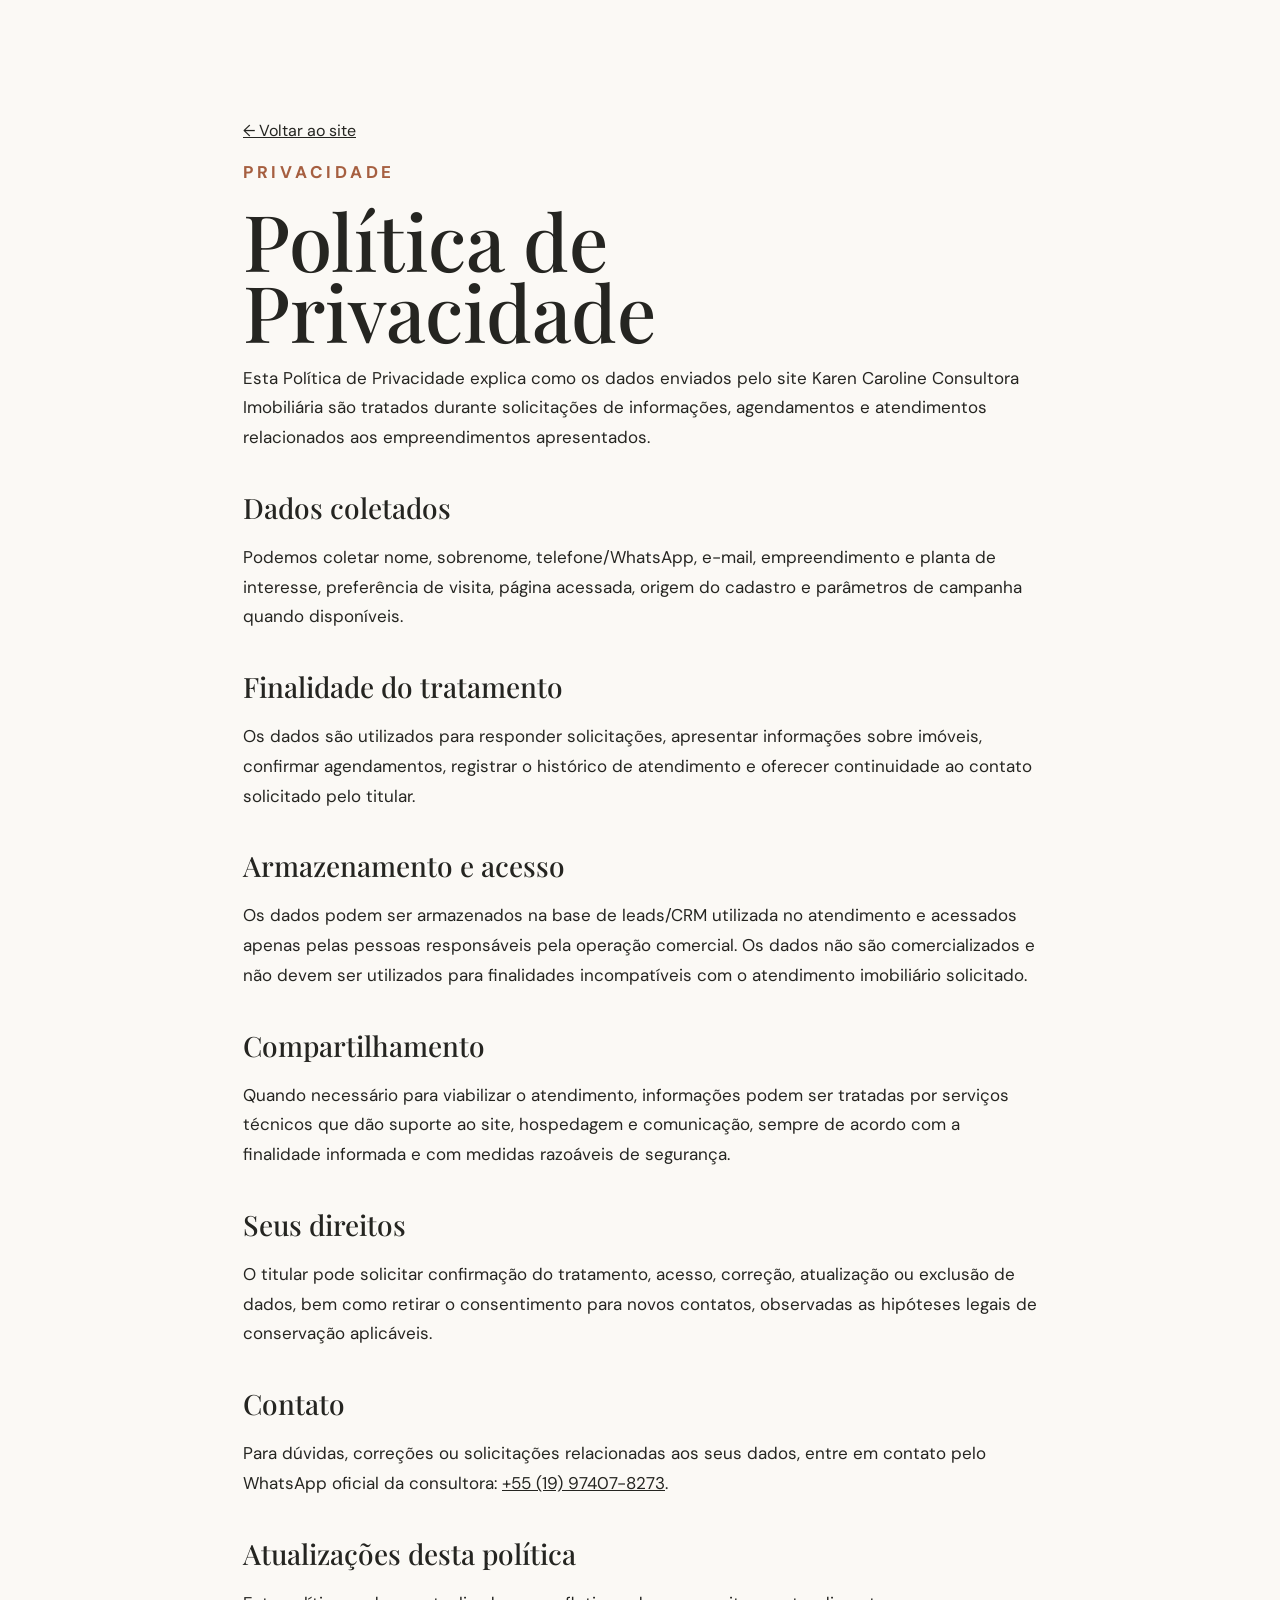
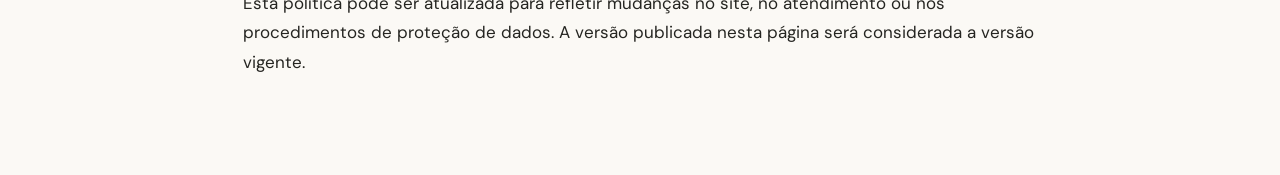
<file: privacidade.html>
<!DOCTYPE html>

<html lang="pt-BR"><head><link rel="icon" type="image/x-icon" href="assets/favicon.ico">
<link rel="icon" type="image/png" sizes="16x16" href="assets/favicon-16.png">
<link rel="icon" type="image/png" sizes="32x32" href="assets/favicon-32.png">
<link rel="icon" type="image/png" sizes="48x48" href="assets/favicon-48.png">
<link rel="icon" type="image/png" sizes="192x192" href="assets/favicon-192.png">
<link rel="apple-touch-icon" sizes="180x180" href="assets/apple-touch-icon.png">
<link rel="icon" type="image/png" sizes="512x512" href="assets/favicon-512.png"><meta charset="utf-8"/><meta content="width=device-width,initial-scale=1" name="viewport"/><title>Política de Privacidade | Karen Caroline Consultora Imobiliária</title><link href="style.css?v=571-performance" rel="stylesheet"/><meta content="Política de privacidade e tratamento de dados do site Karen Caroline Consultora Imobiliária." name="description"/><link href="https://www.karencarolineimoveis.com.br/privacidade.html" rel="canonical"/><meta content="website" property="og:type"/><meta content="pt_BR" property="og:locale"/><meta content="Karen Caroline Consultora Imobiliária" property="og:site_name"/><meta content="Política de Privacidade | Karen Caroline Consultora Imobiliária" property="og:title"/><meta content="Política de privacidade e tratamento de dados do site Karen Caroline Consultora Imobiliária." property="og:description"/><meta content="https://www.karencarolineimoveis.com.br/privacidade.html" property="og:url"/><meta content="https://www.karencarolineimoveis.com.br/assets/logo-karen-caroline-oficial.png" property="og:image"/><meta content="summary_large_image" name="twitter:card"/><meta content="Política de Privacidade | Karen Caroline Consultora Imobiliária" name="twitter:title"/><meta content="Política de privacidade e tratamento de dados do site Karen Caroline Consultora Imobiliária." name="twitter:description"/><meta content="https://www.karencarolineimoveis.com.br/assets/logo-karen-caroline-oficial.png" name="twitter:image"/><meta content="#f4efe7" name="theme-color"/></head><body><main class="privacy"><a href="index.html">← Voltar ao site</a>
<p class="eyebrow dark">PRIVACIDADE</p>
<h1>Política de Privacidade</h1>
<p>Esta Política de Privacidade explica como os dados enviados pelo site Karen Caroline Consultora Imobiliária são tratados durante solicitações de informações, agendamentos e atendimentos relacionados aos empreendimentos apresentados.</p>
<h3>Dados coletados</h3>
<p>Podemos coletar nome, sobrenome, telefone/WhatsApp, e-mail, empreendimento e planta de interesse, preferência de visita, página acessada, origem do cadastro e parâmetros de campanha quando disponíveis.</p>
<h3>Finalidade do tratamento</h3>
<p>Os dados são utilizados para responder solicitações, apresentar informações sobre imóveis, confirmar agendamentos, registrar o histórico de atendimento e oferecer continuidade ao contato solicitado pelo titular.</p>
<h3>Armazenamento e acesso</h3>
<p>Os dados podem ser armazenados na base de leads/CRM utilizada no atendimento e acessados apenas pelas pessoas responsáveis pela operação comercial. Os dados não são comercializados e não devem ser utilizados para finalidades incompatíveis com o atendimento imobiliário solicitado.</p>
<h3>Compartilhamento</h3>
<p>Quando necessário para viabilizar o atendimento, informações podem ser tratadas por serviços técnicos que dão suporte ao site, hospedagem e comunicação, sempre de acordo com a finalidade informada e com medidas razoáveis de segurança.</p>
<h3>Seus direitos</h3>
<p>O titular pode solicitar confirmação do tratamento, acesso, correção, atualização ou exclusão de dados, bem como retirar o consentimento para novos contatos, observadas as hipóteses legais de conservação aplicáveis.</p>
<h3>Contato</h3>
<p>Para dúvidas, correções ou solicitações relacionadas aos seus dados, entre em contato pelo WhatsApp oficial da consultora: <a href="/whatsapp" rel="noopener" target="_blank">+55 (19) 97407-8273</a>.</p>
<h3>Atualizações desta política</h3>
<p>Esta política pode ser atualizada para refletir mudanças no site, no atendimento ou nos procedimentos de proteção de dados. A versão publicada nesta página será considerada a versão vigente.</p></main></body></html>
</file>
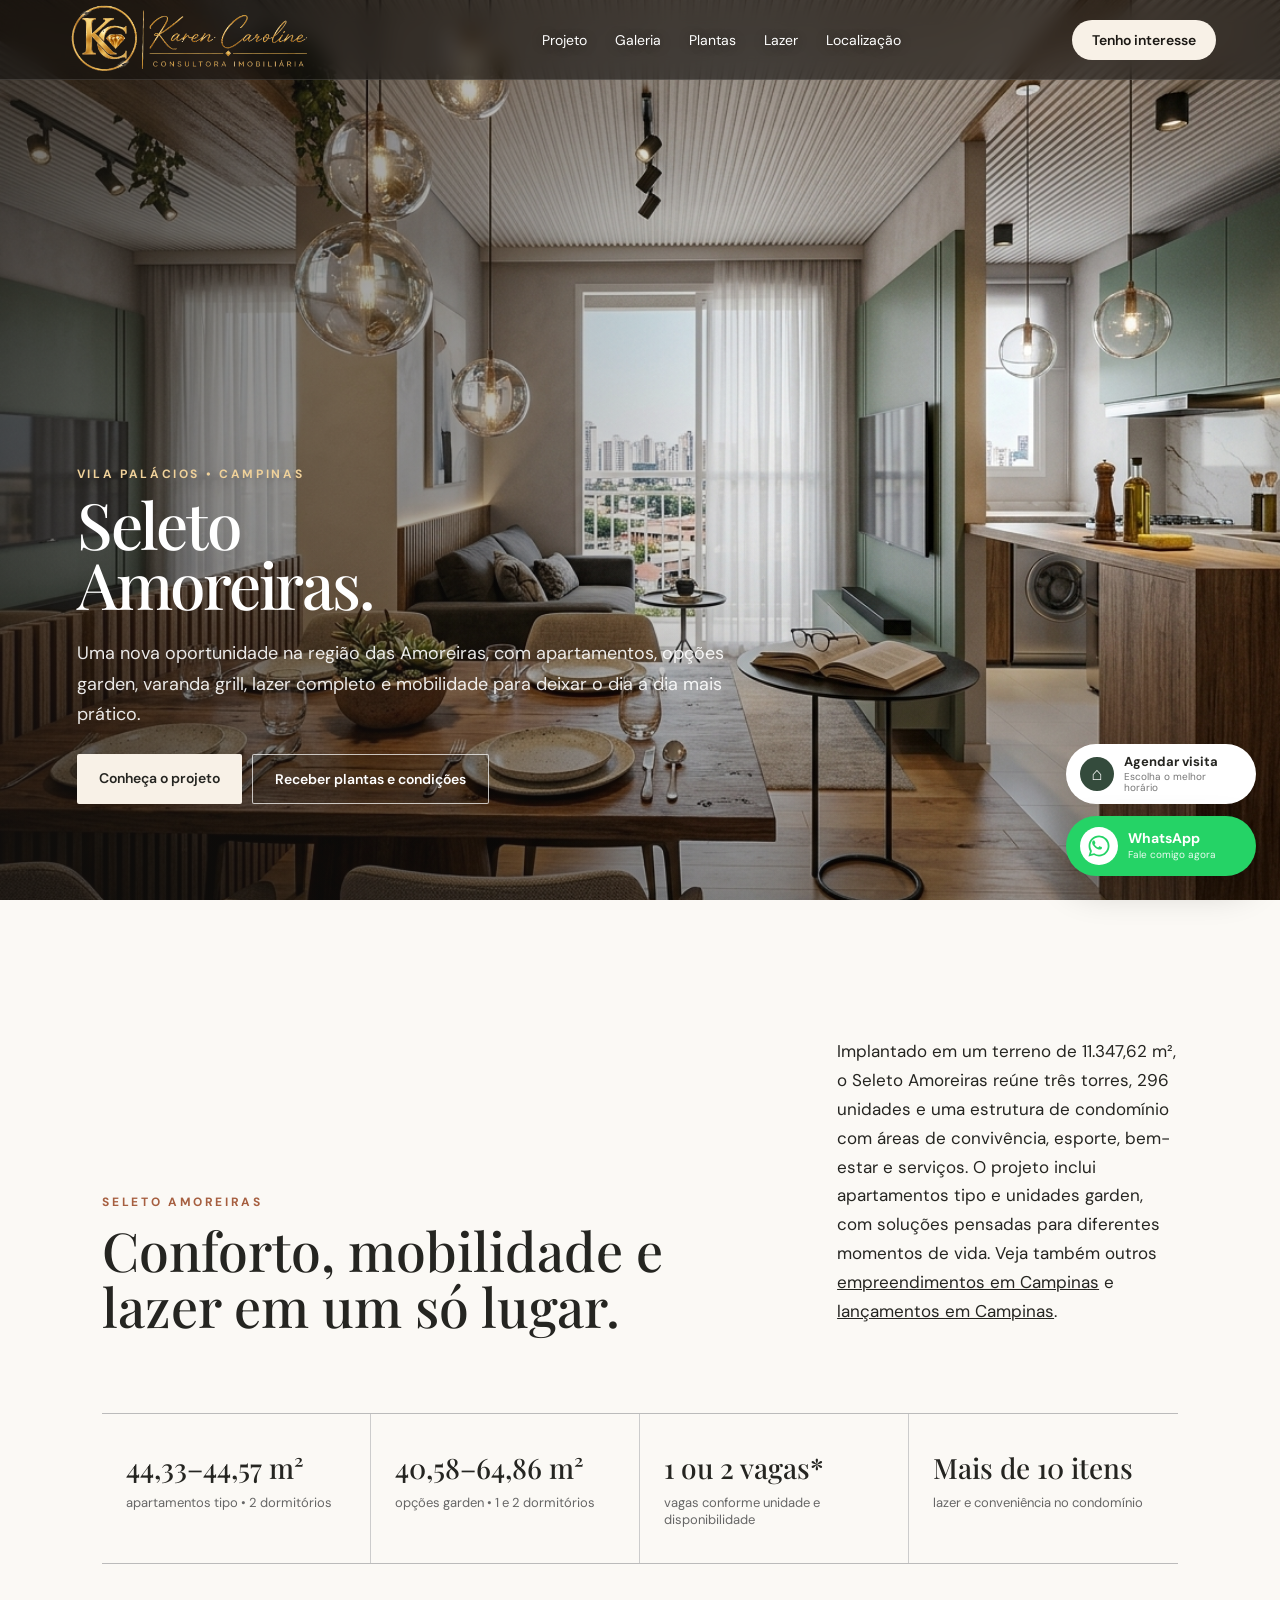
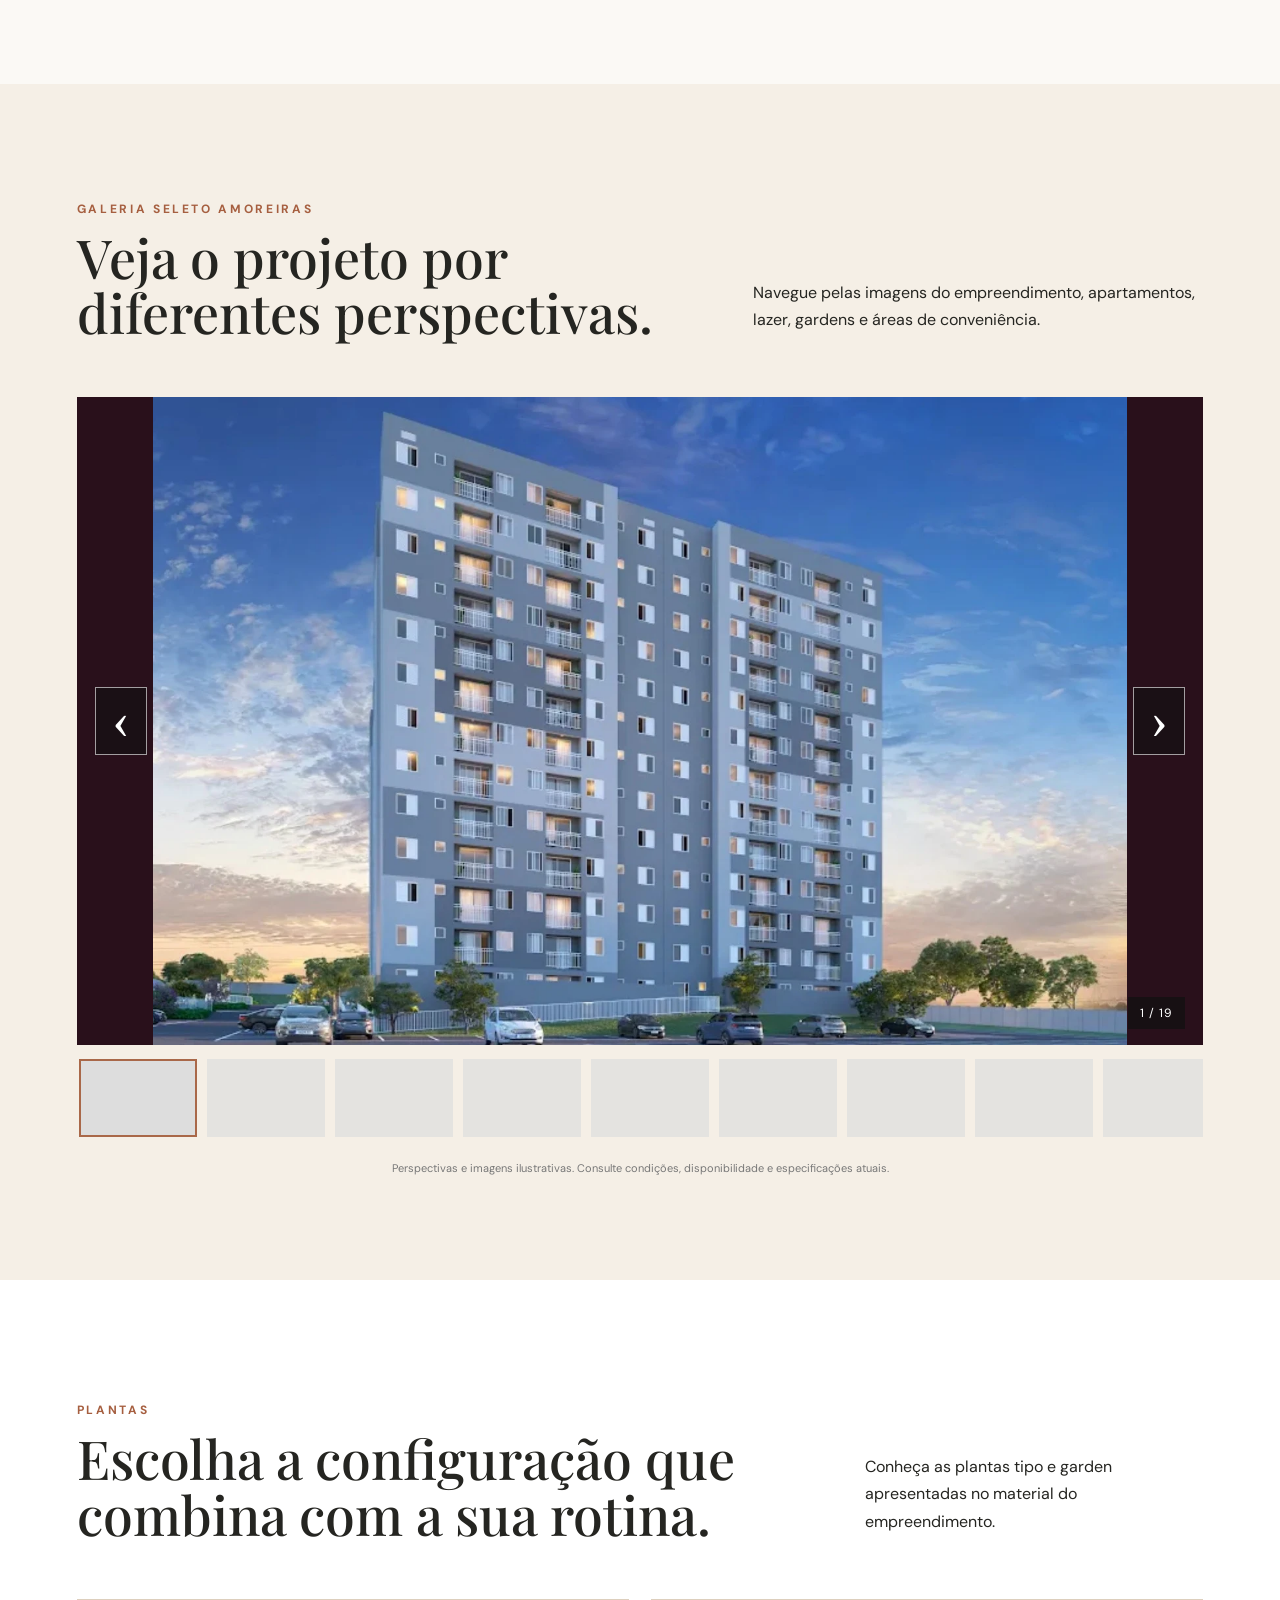
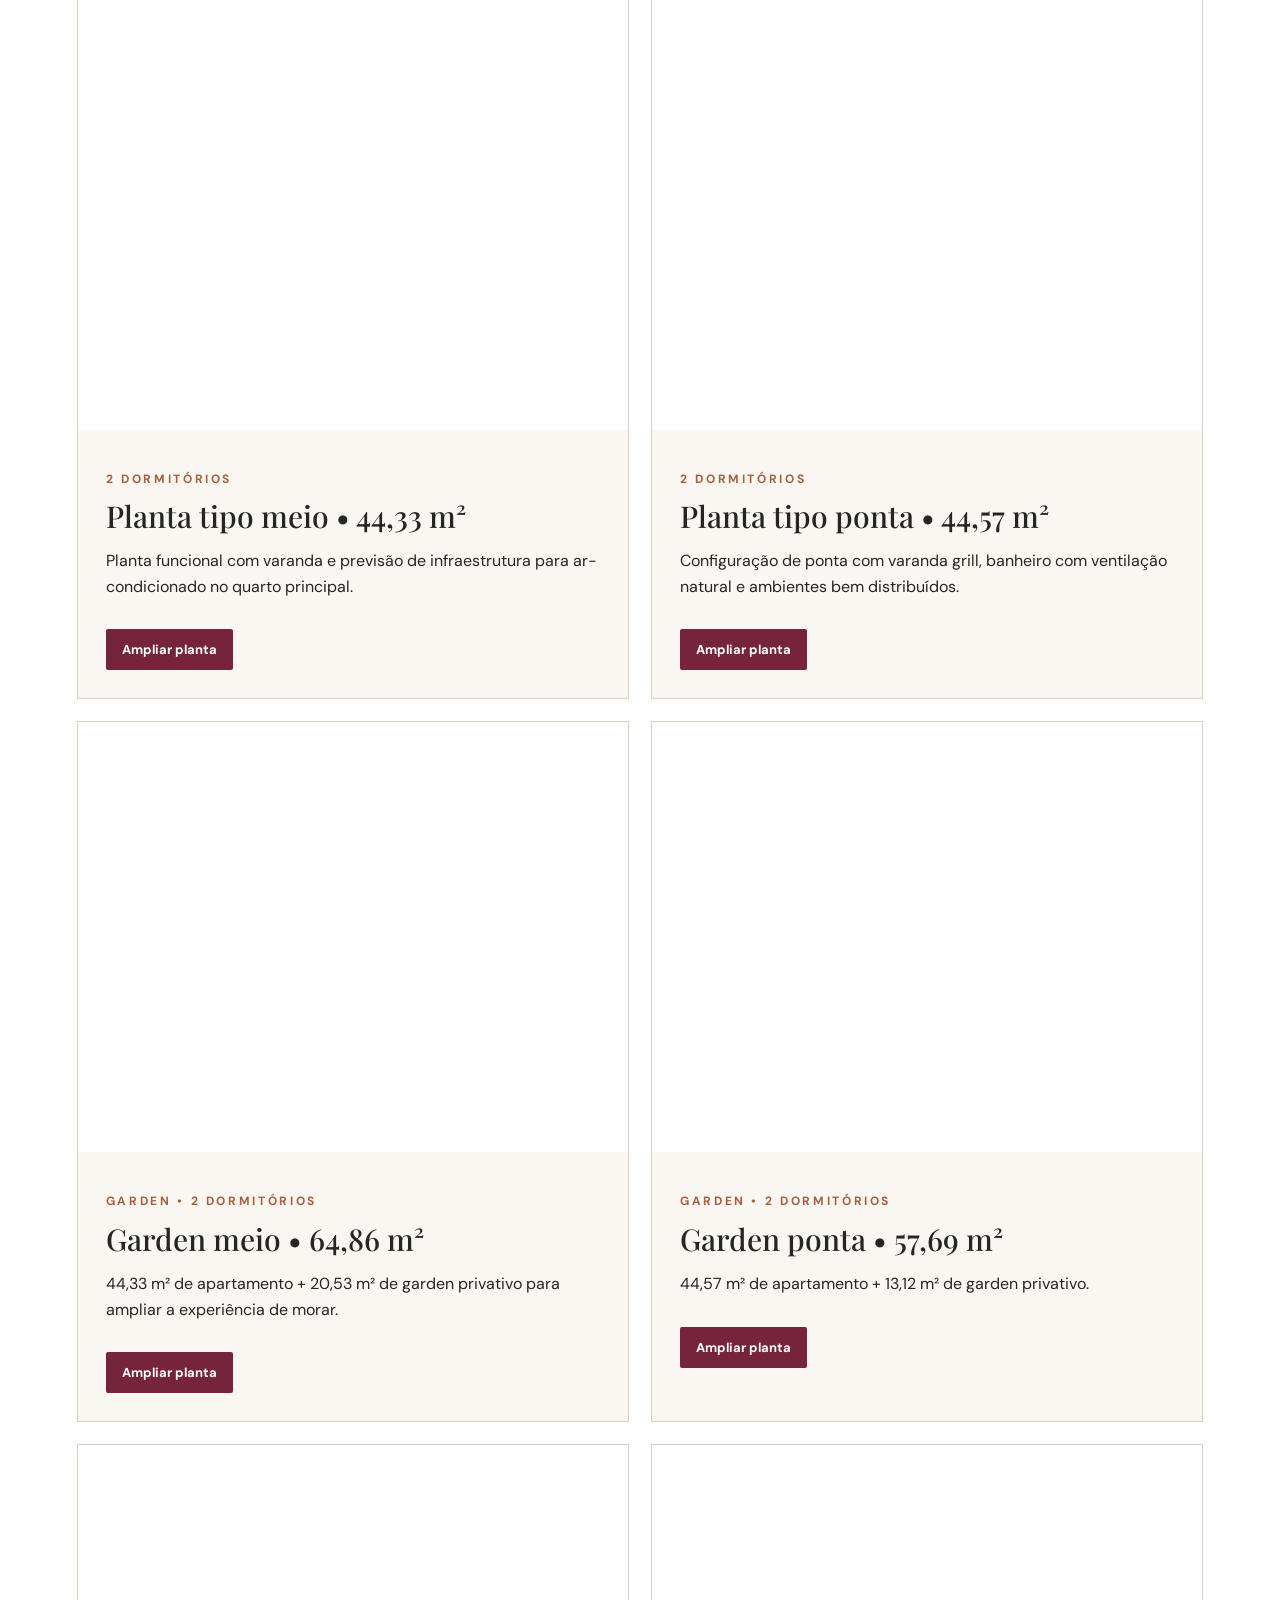
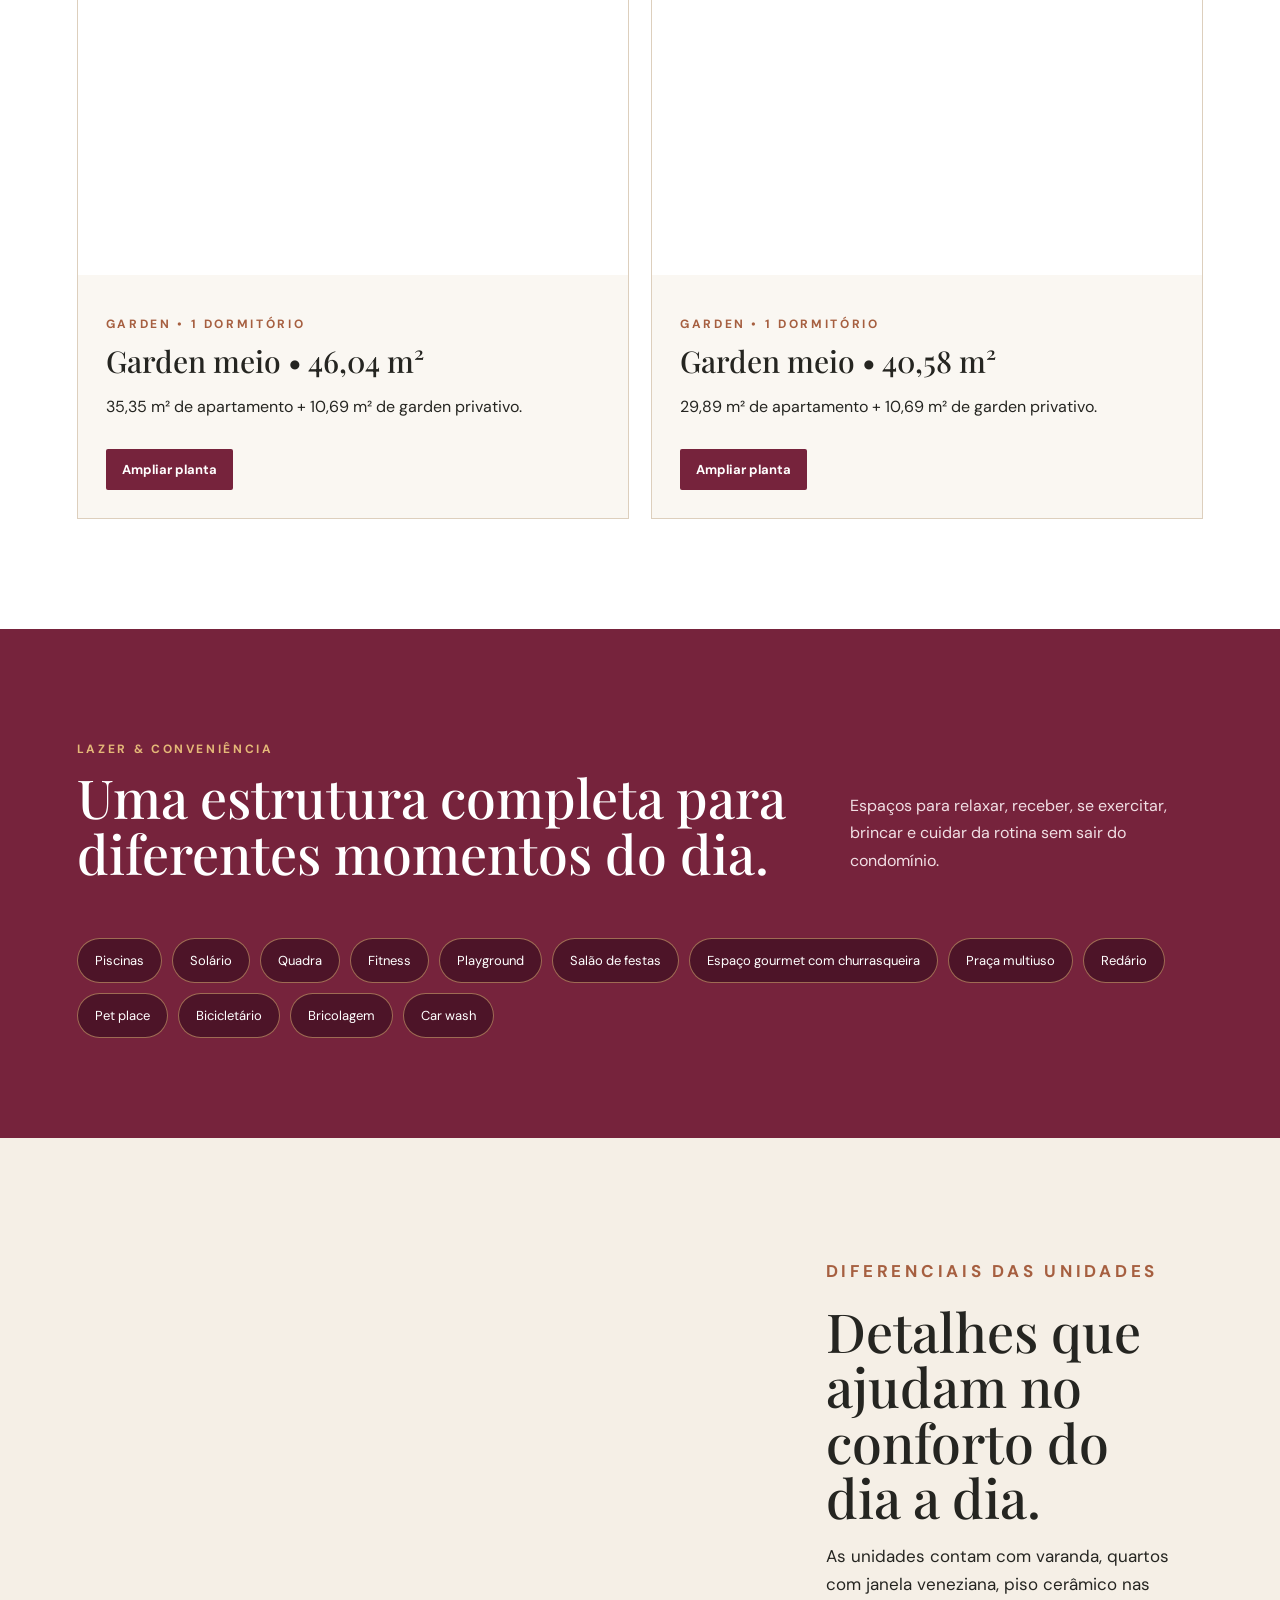
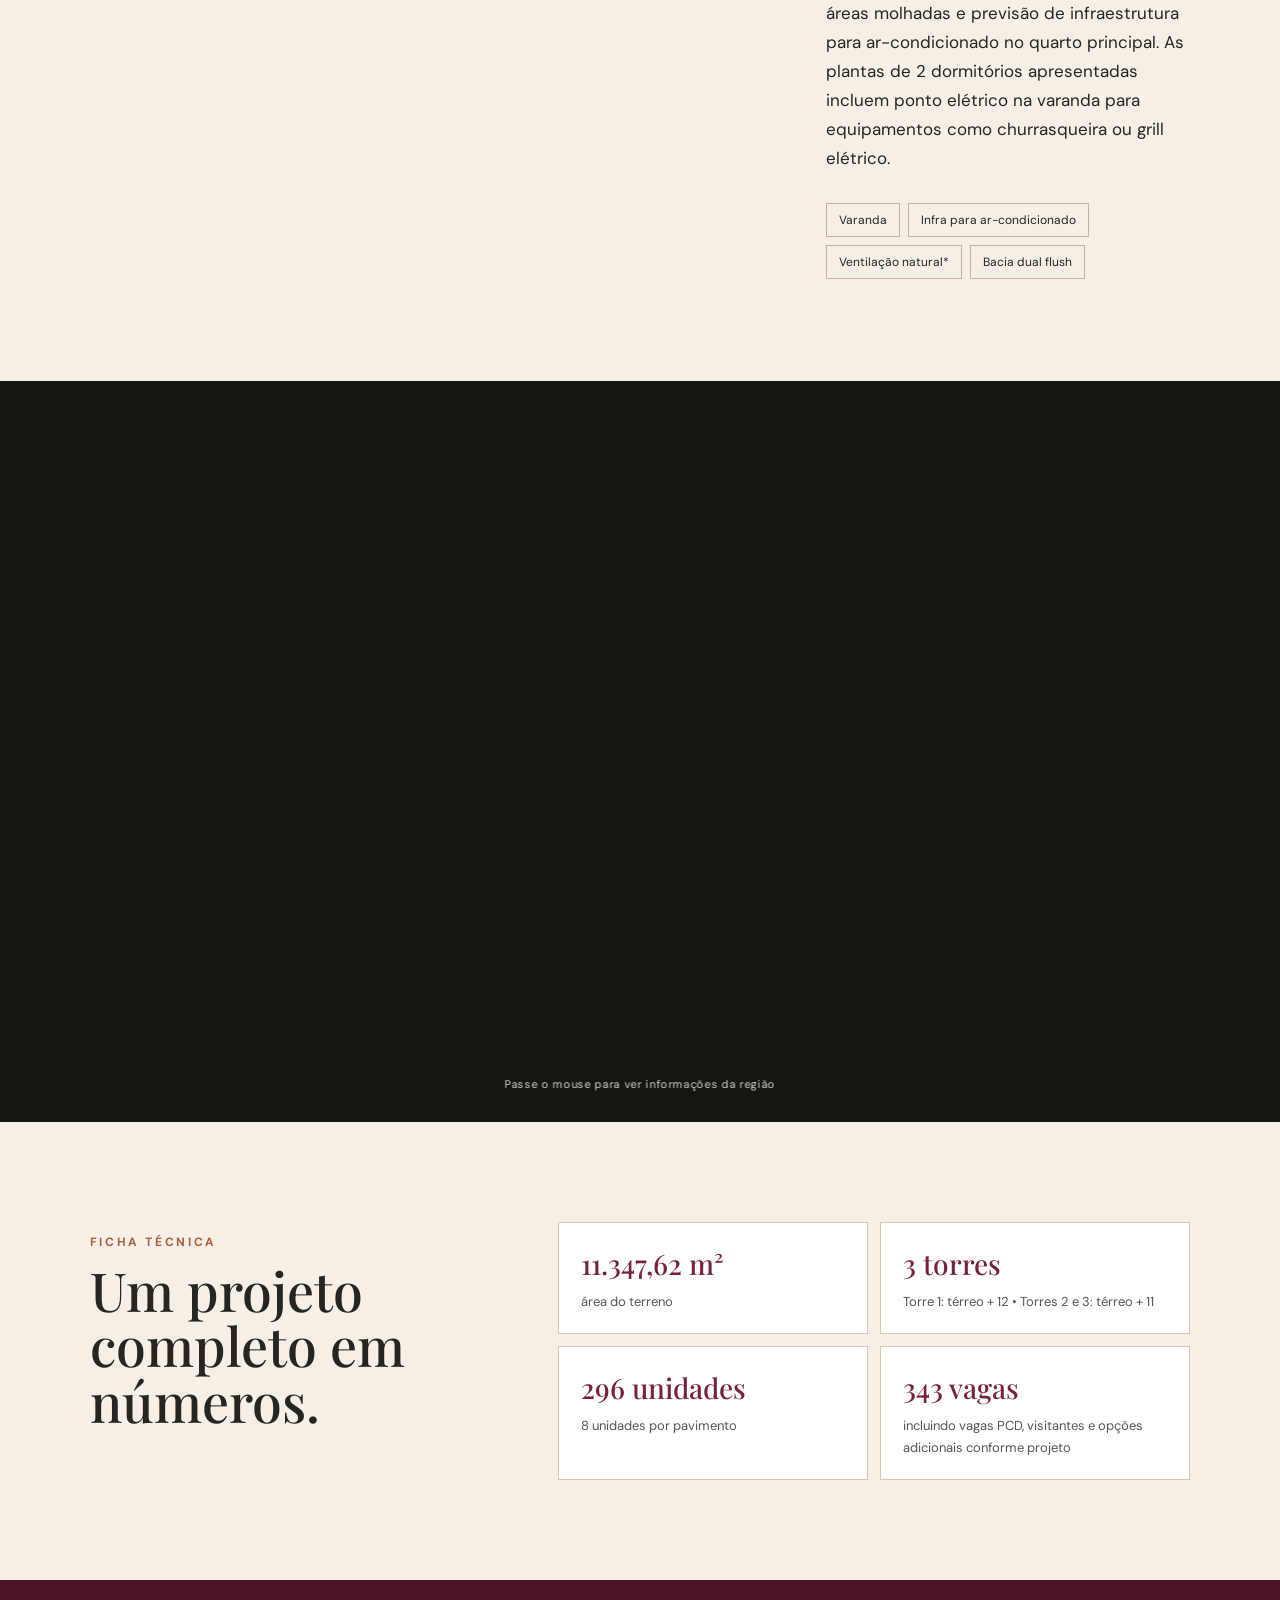
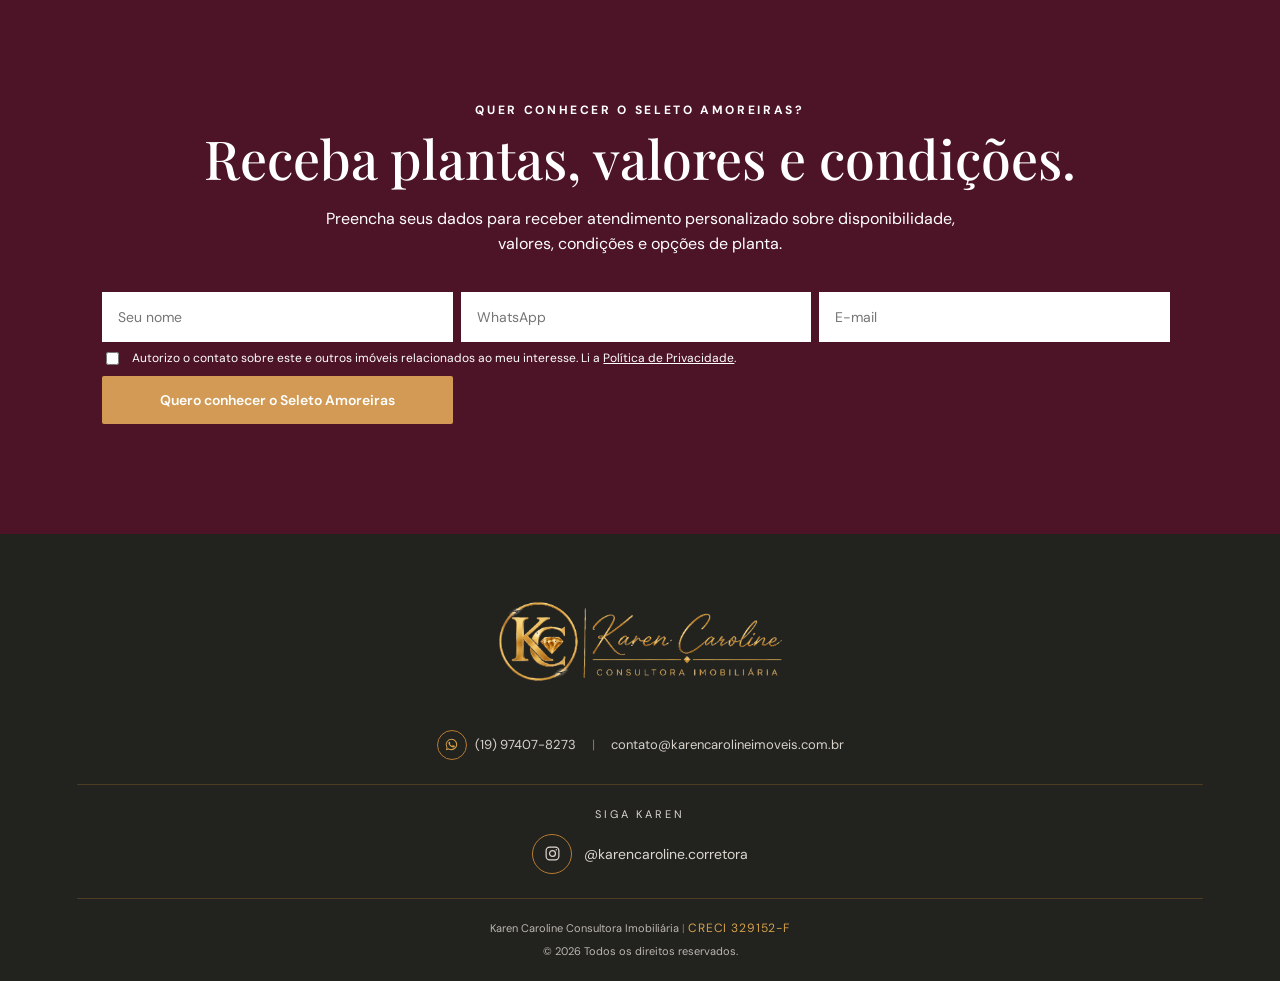
<file: seleto-amoreiras.html>
<!DOCTYPE html>

<html lang="pt-BR"><head><link rel="icon" type="image/x-icon" href="assets/favicon.ico">
<link rel="icon" type="image/png" sizes="16x16" href="assets/favicon-16.png">
<link rel="icon" type="image/png" sizes="32x32" href="assets/favicon-32.png">
<link rel="icon" type="image/png" sizes="48x48" href="assets/favicon-48.png">
<link rel="icon" type="image/png" sizes="192x192" href="assets/favicon-192.png">
<link rel="apple-touch-icon" sizes="180x180" href="assets/apple-touch-icon.png">
<link rel="icon" type="image/png" sizes="512x512" href="assets/favicon-512.png"><meta charset="utf-8"/><meta content="width=device-width,initial-scale=1" name="viewport"/>
<title>Seleto Amoreiras | Apartamentos em Campinas | Karen Caroline</title>
<meta content="Conheça o Seleto Amoreiras em Campinas: apartamentos de 2 dormitórios com varanda grill, opções garden, lazer completo, plantas e localização estratégica." name="description"/>
<link href="style.css?v=585-seleto-premium-v1" rel="stylesheet"/><link href="https://www.karencarolineimoveis.com.br/seleto-amoreiras.html" rel="canonical"/>
<meta content="website" property="og:type"/><meta content="pt_BR" property="og:locale"/><meta content="Karen Caroline Consultora Imobiliária" property="og:site_name"/>
<meta content="Seleto Amoreiras | Apartamentos em Campinas | Karen Caroline" property="og:title"/><meta content="Conheça o Seleto Amoreiras em Campinas: apartamentos de 2 dormitórios com varanda grill, opções garden, lazer completo, plantas e localização estratégica." property="og:description"/><meta content="https://www.karencarolineimoveis.com.br/seleto-amoreiras.html" property="og:url"/><meta content="https://www.karencarolineimoveis.com.br/assets/seleto/hero-premium.jpeg" property="og:image"/>
<meta content="summary_large_image" name="twitter:card"/><meta content="Seleto Amoreiras | Apartamentos em Campinas | Karen Caroline" name="twitter:title"/><meta content="Conheça o Seleto Amoreiras em Campinas: apartamentos de 2 dormitórios com varanda grill, opções garden, lazer completo, plantas e localização estratégica." name="twitter:description"/><meta content="https://www.karencarolineimoveis.com.br/assets/seleto/hero-premium.jpeg" name="twitter:image"/><meta content="#76233c" name="theme-color"/>
<script type="application/ld+json">{"@context":"https://schema.org","@graph":[{"@type":"WebPage","@id":"https://www.karencarolineimoveis.com.br/seleto-amoreiras.html#webpage","url":"https://www.karencarolineimoveis.com.br/seleto-amoreiras.html","name":"Seleto Amoreiras | Apartamentos em Campinas | Karen Caroline","description":"Conheça o Seleto Amoreiras em Campinas: apartamentos de 2 dormitórios com varanda grill, opções garden, lazer completo, plantas e localização estratégica.","inLanguage":"pt-BR","breadcrumb":{"@id":"https://www.karencarolineimoveis.com.br/seleto-amoreiras.html#breadcrumb"}},{"@type":"BreadcrumbList","@id":"https://www.karencarolineimoveis.com.br/seleto-amoreiras.html#breadcrumb","itemListElement":[{"@type":"ListItem","position":1,"name":"Home","item":"https://www.karencarolineimoveis.com.br/"},{"@type":"ListItem","position":2,"name":"Seleto Amoreiras","item":"https://www.karencarolineimoveis.com.br/seleto-amoreiras.html"}]}]}</script>
</head><body class="seleto-premium" data-empreendimento="Seleto Amoreiras" data-whatsapp-message="Olá! Estou vendo o Seleto Amoreiras no site e gostaria de receber mais informações, plantas, valores e condições.">
<header class="site-header"><a aria-label="Karen Caroline Consultora Imobiliária" class="site-brand brand-logo" href="index.html"><img alt="Karen Caroline Consultora Imobiliária" src="assets/logo-karen-caroline-rodape.png" width="1774" height="887" decoding="async" /></a><nav><a href="#projeto">Projeto</a><a href="#galeria">Galeria</a><a href="#plantas">Plantas</a><a href="#lazer">Lazer</a><a href="#localizacao">Localização</a></nav><a class="btn small" href="#contato">Tenho interesse</a></header>
<main>
<section class="hero seleto-hero"><img alt="Fachada do Seleto Amoreiras em Campinas" src="assets/seleto/hero-premium.jpeg" width="1141" height="928" decoding="async" fetchpriority="high" /><div class="shade"></div><div class="hero-copy"><p class="eyebrow">VILA PALÁCIOS • CAMPINAS</p><h1>Seleto<br/>Amoreiras.</h1><p class="lead">Uma nova oportunidade na região das Amoreiras, com apartamentos, opções garden, varanda grill, lazer completo e mobilidade para deixar o dia a dia mais prático.</p><div class="hero-actions"><a class="btn light" href="#galeria">Conheça o projeto</a><a class="btn ghost" href="#contato">Receber plantas e condições</a></div></div><div class="stamp">3 TORRES • 296 UNIDADES<br/><b>1 E 2 DORMITÓRIOS</b></div></section>
<section class="intro" id="projeto"><div><p class="eyebrow dark">SELETO AMOREIRAS</p><h2>Conforto, mobilidade e lazer em um só lugar.</h2></div><p>Implantado em um terreno de 11.347,62 m², o Seleto Amoreiras reúne três torres, 296 unidades e uma estrutura de condomínio com áreas de convivência, esporte, bem-estar e serviços. O projeto inclui apartamentos tipo e unidades garden, com soluções pensadas para diferentes momentos de vida. Veja também outros <a href="index.html#empreendimentos">empreendimentos em Campinas</a> e <a href="lancamentos-em-campinas.html">lançamentos em Campinas</a>.</p></section>
<section class="stats seleto-stats"><article><strong>44,33–44,57 m²</strong><span>apartamentos tipo • 2 dormitórios</span></article><article><strong>40,58–64,86 m²</strong><span>opções garden • 1 e 2 dormitórios</span></article><article><strong>1 ou 2 vagas*</strong><span>vagas conforme unidade e disponibilidade</span></article><article><strong>Mais de 10 itens</strong><span>lazer e conveniência no condomínio</span></article></section>
<section class="cp-carousel-section seleto-carousel-section" id="galeria"><div class="section-head"><div><p class="eyebrow dark">GALERIA SELETO AMOREIRAS</p><h2>Veja o projeto por diferentes perspectivas.</h2></div><p>Navegue pelas imagens do empreendimento, apartamentos, lazer, gardens e áreas de conveniência.</p></div><div class="cp-carousel" data-cp-carousel=""><div class="cp-stage"><img alt="Seleto Amoreiras — imagem 1" class="cp-main" src="assets/seleto/galeria/seleto-17.webp" width="1485" height="987" decoding="async" /><button aria-label="Imagem anterior" class="cp-arrow cp-prev" type="button">‹</button><button aria-label="Próxima imagem" class="cp-arrow cp-next" type="button">›</button><div class="cp-counter"><span>1</span> / 19</div></div><div aria-label="Miniaturas da galeria" class="cp-thumbs"><button aria-label="Ver imagem 1" class="cp-thumb" data-index="0" type="button"><img alt="Seleto Amoreiras — imagem 1" loading="lazy" src="assets/seleto/galeria/seleto-17.webp" width="1485" height="987" decoding="async" /></button><button aria-label="Ver imagem 2" class="cp-thumb" data-index="1" type="button"><img alt="Seleto Amoreiras — imagem 2" loading="lazy" src="assets/seleto/galeria/seleto-18.webp" width="1494" height="1093" decoding="async" /></button><button aria-label="Ver imagem 3" class="cp-thumb" data-index="2" type="button"><img alt="Seleto Amoreiras — imagem 3" loading="lazy" src="assets/seleto/galeria/seleto-16.webp" width="1477" height="1044" decoding="async" /></button><button aria-label="Ver imagem 4" class="cp-thumb" data-index="3" type="button"><img alt="Seleto Amoreiras — imagem 4" loading="lazy" src="assets/seleto/galeria/seleto-19.webp" width="1480" height="1030" decoding="async" /></button><button aria-label="Ver imagem 5" class="cp-thumb" data-index="4" type="button"><img alt="Seleto Amoreiras — imagem 5" loading="lazy" src="assets/seleto/galeria/seleto-11.webp" width="1528" height="1243" decoding="async" /></button><button aria-label="Ver imagem 6" class="cp-thumb" data-index="5" type="button"><img alt="Seleto Amoreiras — imagem 6" loading="lazy" src="assets/seleto/galeria/seleto-12.webp" width="1448" height="1198" decoding="async" /></button><button aria-label="Ver imagem 7" class="cp-thumb" data-index="6" type="button"><img alt="Seleto Amoreiras — imagem 7" loading="lazy" src="assets/seleto/galeria/seleto-15.webp" width="1543" height="1041" decoding="async" /></button><button aria-label="Ver imagem 8" class="cp-thumb" data-index="7" type="button"><img alt="Seleto Amoreiras — imagem 8" loading="lazy" src="assets/seleto/galeria/seleto-09.webp" width="1526" height="873" decoding="async" /></button><button aria-label="Ver imagem 9" class="cp-thumb" data-index="8" type="button"><img alt="Seleto Amoreiras — imagem 9" loading="lazy" src="assets/seleto/galeria/seleto-10.webp" width="1523" height="919" decoding="async" /></button><button aria-label="Ver imagem 10" class="cp-thumb" data-index="9" type="button"><img alt="Seleto Amoreiras — imagem 10" loading="lazy" src="assets/seleto/galeria/seleto-05.webp" width="1507" height="1053" decoding="async" /></button><button aria-label="Ver imagem 11" class="cp-thumb" data-index="10" type="button"><img alt="Seleto Amoreiras — imagem 11" loading="lazy" src="assets/seleto/galeria/seleto-04.webp" width="1532" height="779" decoding="async" /></button><button aria-label="Ver imagem 12" class="cp-thumb" data-index="11" type="button"><img alt="Seleto Amoreiras — imagem 12" loading="lazy" src="assets/seleto/galeria/seleto-13.webp" width="1514" height="1039" decoding="async" /></button><button aria-label="Ver imagem 13" class="cp-thumb" data-index="12" type="button"><img alt="Seleto Amoreiras — imagem 13" loading="lazy" src="assets/seleto/galeria/seleto-14.webp" width="1486" height="851" decoding="async" /></button><button aria-label="Ver imagem 14" class="cp-thumb" data-index="13" type="button"><img alt="Seleto Amoreiras — imagem 14" loading="lazy" src="assets/seleto/galeria/seleto-06.webp" width="1499" height="1053" decoding="async" /></button><button aria-label="Ver imagem 15" class="cp-thumb" data-index="14" type="button"><img alt="Seleto Amoreiras — imagem 15" loading="lazy" src="assets/seleto/galeria/seleto-07.webp" width="1483" height="1049" decoding="async" /></button><button aria-label="Ver imagem 16" class="cp-thumb" data-index="15" type="button"><img alt="Seleto Amoreiras — imagem 16" loading="lazy" src="assets/seleto/galeria/seleto-08.webp" width="1510" height="1200" decoding="async" /></button><button aria-label="Ver imagem 17" class="cp-thumb" data-index="16" type="button"><img alt="Seleto Amoreiras — imagem 17" loading="lazy" src="assets/seleto/galeria/seleto-02.webp" width="1506" height="674" decoding="async" /></button><button aria-label="Ver imagem 18" class="cp-thumb" data-index="17" type="button"><img alt="Seleto Amoreiras — imagem 18" loading="lazy" src="assets/seleto/galeria/seleto-03.webp" width="1471" height="1003" decoding="async" /></button><button aria-label="Ver imagem 19" class="cp-thumb" data-index="18" type="button"><img alt="Seleto Amoreiras — imagem 19" loading="lazy" src="assets/seleto/galeria/seleto-01.webp" width="1600" height="926" decoding="async" /></button></div></div><p class="render-note">Perspectivas e imagens ilustrativas. Consulte condições, disponibilidade e especificações atuais.</p></section>
<section class="seleto-plans" id="plantas"><div class="section-head"><div><p class="eyebrow dark">PLANTAS</p><h2>Escolha a configuração que combina com a sua rotina.</h2></div><p>Conheça as plantas tipo e garden apresentadas no material do empreendimento.</p></div><div class="seleto-plan-grid">
<article class="seleto-plan-card"><img alt="Planta tipo meio 2 dormitórios 44,33 m²" src="assets/seleto/plantas/tipo-meio-2d-44-33.webp" width="1056" height="808" decoding="async" loading="lazy" /><div><p class="eyebrow dark">2 DORMITÓRIOS</p><h3>Planta tipo meio • 44,33 m²</h3><p>Planta funcional com varanda e previsão de infraestrutura para ar-condicionado no quarto principal.</p><button class="btn floorplan-zoom" data-floorplan-image="assets/seleto/plantas/tipo-meio-2d-44-33.webp" data-floorplan-title="Seleto Amoreiras • Planta tipo meio • 2 dormitórios • 44,33 m²">Ampliar planta</button></div></article>
<article class="seleto-plan-card"><img alt="Planta tipo ponta 2 dormitórios 44,57 m²" src="assets/seleto/plantas/tipo-ponta-2d-44-57.webp" width="1074" height="804" decoding="async" loading="lazy" /><div><p class="eyebrow dark">2 DORMITÓRIOS</p><h3>Planta tipo ponta • 44,57 m²</h3><p>Configuração de ponta com varanda grill, banheiro com ventilação natural e ambientes bem distribuídos.</p><button class="btn floorplan-zoom" data-floorplan-image="assets/seleto/plantas/tipo-ponta-2d-44-57.webp" data-floorplan-title="Seleto Amoreiras • Planta tipo ponta • 2 dormitórios • 44,57 m²">Ampliar planta</button></div></article>
<article class="seleto-plan-card"><img alt="Planta garden meio 2 dormitórios 64,86 m²" src="assets/seleto/plantas/garden-meio-2d-64-86.webp" width="996" height="803" decoding="async" loading="lazy" /><div><p class="eyebrow dark">GARDEN • 2 DORMITÓRIOS</p><h3>Garden meio • 64,86 m²</h3><p>44,33 m² de apartamento + 20,53 m² de garden privativo para ampliar a experiência de morar.</p><button class="btn floorplan-zoom" data-floorplan-image="assets/seleto/plantas/garden-meio-2d-64-86.webp" data-floorplan-title="Seleto Amoreiras • Garden meio • 2 dormitórios • 64,86 m²">Ampliar planta</button></div></article>
<article class="seleto-plan-card"><img alt="Planta garden ponta 2 dormitórios 57,69 m²" src="assets/seleto/plantas/garden-ponta-2d-57-69.webp" width="1062" height="798" decoding="async" loading="lazy" /><div><p class="eyebrow dark">GARDEN • 2 DORMITÓRIOS</p><h3>Garden ponta • 57,69 m²</h3><p>44,57 m² de apartamento + 13,12 m² de garden privativo.</p><button class="btn floorplan-zoom" data-floorplan-image="assets/seleto/plantas/garden-ponta-2d-57-69.webp" data-floorplan-title="Seleto Amoreiras • Garden ponta • 2 dormitórios • 57,69 m²">Ampliar planta</button></div></article>
<article class="seleto-plan-card"><img alt="Planta garden meio 1 dormitório 46,04 m²" src="assets/seleto/plantas/garden-1d-46-04.webp" width="1237" height="980" decoding="async" loading="lazy" /><div><p class="eyebrow dark">GARDEN • 1 DORMITÓRIO</p><h3>Garden meio • 46,04 m²</h3><p>35,35 m² de apartamento + 10,69 m² de garden privativo.</p><button class="btn floorplan-zoom" data-floorplan-image="assets/seleto/plantas/garden-1d-46-04.webp" data-floorplan-title="Seleto Amoreiras • Garden meio • 1 dormitório • 46,04 m²">Ampliar planta</button></div></article>
<article class="seleto-plan-card"><img alt="Planta garden meio 1 dormitório 40,58 m²" src="assets/seleto/plantas/garden-1d-40-58.webp" width="1255" height="989" decoding="async" loading="lazy" /><div><p class="eyebrow dark">GARDEN • 1 DORMITÓRIO</p><h3>Garden meio • 40,58 m²</h3><p>29,89 m² de apartamento + 10,69 m² de garden privativo.</p><button class="btn floorplan-zoom" data-floorplan-image="assets/seleto/plantas/garden-1d-40-58.webp" data-floorplan-title="Seleto Amoreiras • Garden meio • 1 dormitório • 40,58 m²">Ampliar planta</button></div></article>
</div></section>
<section class="seleto-lazer" id="lazer"><div class="section-head"><div><p class="eyebrow dark">LAZER &amp; CONVENIÊNCIA</p><h2>Uma estrutura completa para diferentes momentos do dia.</h2></div><p>Espaços para relaxar, receber, se exercitar, brincar e cuidar da rotina sem sair do condomínio.</p></div><div class="seleto-amenities"><span>Piscinas</span><span>Solário</span><span>Quadra</span><span>Fitness</span><span>Playground</span><span>Salão de festas</span><span>Espaço gourmet com churrasqueira</span><span>Praça multiuso</span><span>Redário</span><span>Pet place</span><span>Bicicletário</span><span>Bricolagem</span><span>Car wash</span></div></section>
<section class="feature seleto-feature"><img alt="Living decorado do Seleto Amoreiras" src="assets/seleto/galeria/seleto-11.webp" width="1528" height="1243" decoding="async" loading="lazy" /><div><p class="eyebrow dark">DIFERENCIAIS DAS UNIDADES</p><h2>Detalhes que ajudam no conforto do dia a dia.</h2><p>As unidades contam com varanda, quartos com janela veneziana, piso cerâmico nas áreas molhadas e previsão de infraestrutura para ar-condicionado no quarto principal. As plantas de 2 dormitórios apresentadas incluem ponto elétrico na varanda para equipamentos como churrasqueira ou grill elétrico.</p><div class="chips"><span>Varanda</span><span>Infra para ar-condicionado</span><span>Ventilação natural*</span><span>Bacia dual flush</span></div></div></section>
<section class="location location-hover seleto-location" id="localizacao"><img alt="Vista aérea da região do Seleto Amoreiras em Campinas" src="assets/seleto/localizacao.webp" width="1600" height="926" decoding="async" loading="lazy" /><div class="location-card"><p class="eyebrow dark">LOCALIZAÇÃO</p><h2>Mobilidade e conveniência na região das Amoreiras.</h2><p>Av. Prof. Maria Julieta Godoi Cartezani, 185 — Vila Palácios, Campinas/SP.</p><div class="times"><span><b>1 min</b>Atacadão</span><span><b>2 min</b>Av. Ruy Rodrigues</span><span><b>2 min</b>Centro Comercial Amoreiras</span><span><b>4 min</b>Assaí</span><span><b>6 min</b>BRT Ouro Verde</span><span><b>10 min</b>Rod. Anhanguera</span><span><b>11 min</b>Campinas Shopping</span><span><b>12 min</b>Rod. Bandeirantes</span></div><small>Tempos informados no material do empreendimento com base em deslocamento de carro via Google Maps.</small></div><div class="location-hint">Passe o mouse para ver informações da região</div></section>
<section class="seleto-details"><div><p class="eyebrow dark">FICHA TÉCNICA</p><h2>Um projeto completo em números.</h2></div><div class="seleto-detail-grid"><article><b>11.347,62 m²</b><span>área do terreno</span></article><article><b>3 torres</b><span>Torre 1: térreo + 12 • Torres 2 e 3: térreo + 11</span></article><article><b>296 unidades</b><span>8 unidades por pavimento</span></article><article><b>343 vagas</b><span>incluindo vagas PCD, visitantes e opções adicionais conforme projeto</span></article></div></section>
<section class="cta" id="contato"><p class="eyebrow">QUER CONHECER O SELETO AMOREIRAS?</p><h2>Receba plantas, valores e condições.</h2><p>Preencha seus dados para receber atendimento personalizado sobre disponibilidade, valores, condições e opções de planta.</p><form class="lead-form" data-empreendimento="Seleto Amoreiras"><input aria-hidden="true" autocomplete="off" class="hp-field" name="website" tabindex="-1" type="text"/><input aria-label="Nome" name="nome" placeholder="Seu nome" required=""/><input aria-label="WhatsApp" name="whatsapp" placeholder="WhatsApp" required="" type="tel"/><input aria-label="E-mail" name="email" placeholder="E-mail" type="email"/><label class="consent"><input name="consentimento" required="" type="checkbox" value="1"/><span>Autorizo o contato sobre este e outros imóveis relacionados ao meu interesse. Li a <a href="privacidade.html" target="_blank">Política de Privacidade</a>.</span></label><button class="btn" type="submit">Quero conhecer o Seleto Amoreiras</button></form><div class="form-ok"></div></section>
</main>
<footer class="site-footer site-footer-pro footer-reference"><div class="footer-center-brand"><a class="footer-logo" href="index.html"><img alt="Karen Caroline Consultora Imobiliária" src="assets/logo-karen-caroline-rodape.png" width="1774" height="887" decoding="async" /></a><div class="footer-direct-contact"><a aria-label="WhatsApp Karen Caroline" class="footer-whatsapp" href="/whatsapp" rel="noopener" target="_blank"><span aria-hidden="true" class="footer-wa-icon"><svg viewbox="0 0 32 32"><path d="M16 5.2A10.7 10.7 0 0 0 6.8 21.4L5.4 26.6l5.3-1.4A10.7 10.7 0 1 0 16 5.2Zm0 19.5c-1.7 0-3.4-.5-4.8-1.4l-.3-.2-3.1.8.8-3-.2-.3A8.8 8.8 0 1 1 16 24.7Zm4.8-6.6c-.3-.1-1.6-.8-1.8-.9-.2-.1-.4-.1-.6.1-.2.3-.7.9-.9 1.1-.2.2-.3.2-.6.1-1.7-.8-2.8-1.5-3.9-3.4-.3-.5.3-.5.8-1.6.1-.2 0-.4 0-.5l-.8-2c-.2-.5-.4-.4-.6-.4h-.5c-.2 0-.5.1-.7.3-.2.3-1 1-1 2.4s1 2.8 1.2 3c.1.2 2.1 3.2 5.1 4.5.7.3 1.3.5 1.7.6.7.2 1.4.2 1.9.1.6-.1 1.6-.7 1.8-1.3.2-.6.2-1.2.2-1.3-.1-.2-.3-.3-.6-.4Z" fill="currentColor"></path></svg></span><span>(19) 97407-8273</span></a><span class="footer-divider">|</span><a href="mailto:contato@karencarolineimoveis.com.br">contato@karencarolineimoveis.com.br</a></div></div><div aria-label="Instagram" class="footer-social footer-social-reference"><span class="footer-social-title">SIGA KAREN</span><a aria-label="Instagram @karencaroline.corretora" class="footer-instagram-row" href="https://www.instagram.com/karencaroline.corretora/" rel="noopener noreferrer" target="_blank"><span class="social-icon social-live"><svg aria-hidden="true" viewbox="0 0 24 24"><rect height="18" rx="5" width="18" x="3" y="3"></rect><circle cx="12" cy="12" r="4.2"></circle><circle class="fill-dot" cx="17.4" cy="6.7" r="1"></circle></svg></span><span class="footer-instagram-handle">@karencaroline.corretora</span></a></div><div class="footer-legal footer-legal-reference"><p>Karen Caroline Consultora Imobiliária <span class="footer-divider">|</span> <span class="footer-creci">CRECI 329152-F</span></p><p>© 2026 Todos os direitos reservados.</p></div></footer>
<a aria-label="Falar no WhatsApp" class="whatsapp-float" data-whatsapp-float="" href="#"><span class="wa-icon">◉</span><span class="wa-copy"><strong>WhatsApp</strong><small>Fale comigo agora</small></span></a>
<script src="social-links.js?v=571-performance"></script><script src="script.js?v=589-agendamento-v2"></script></body></html>
</file>
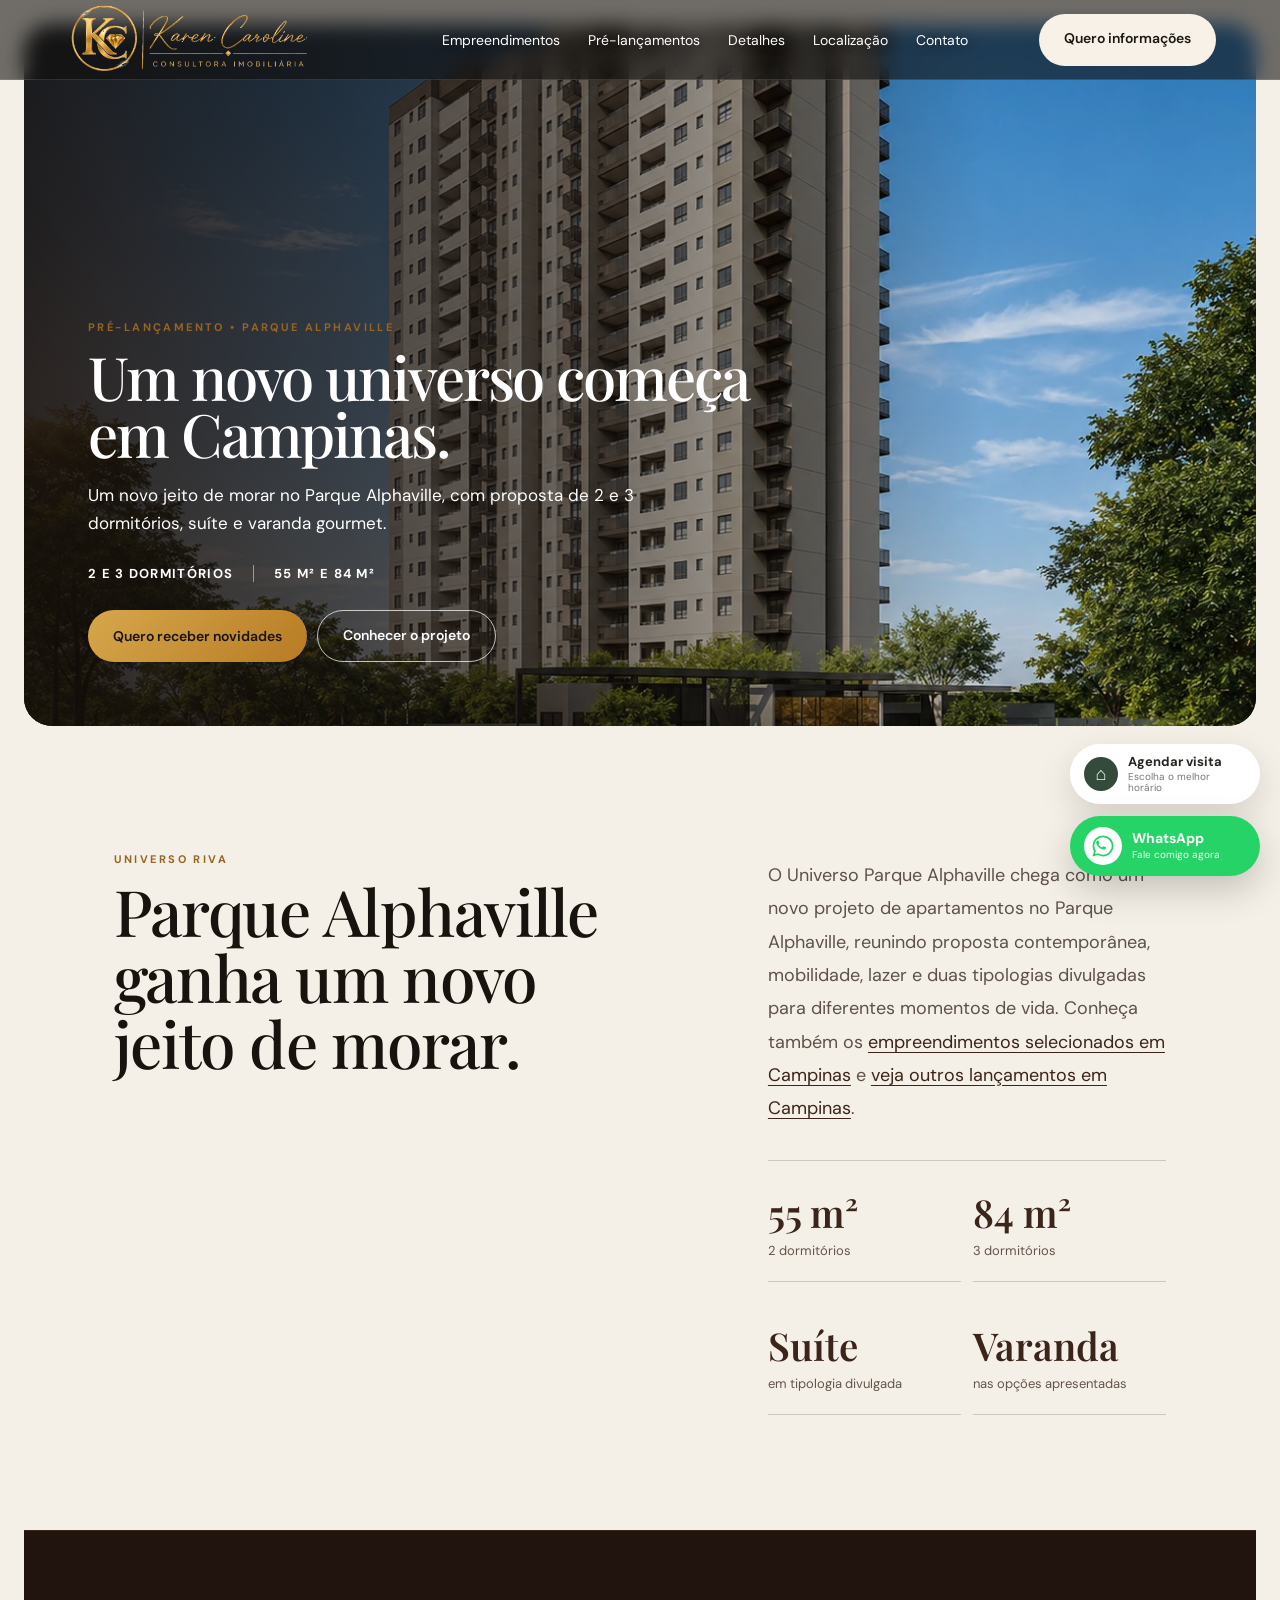
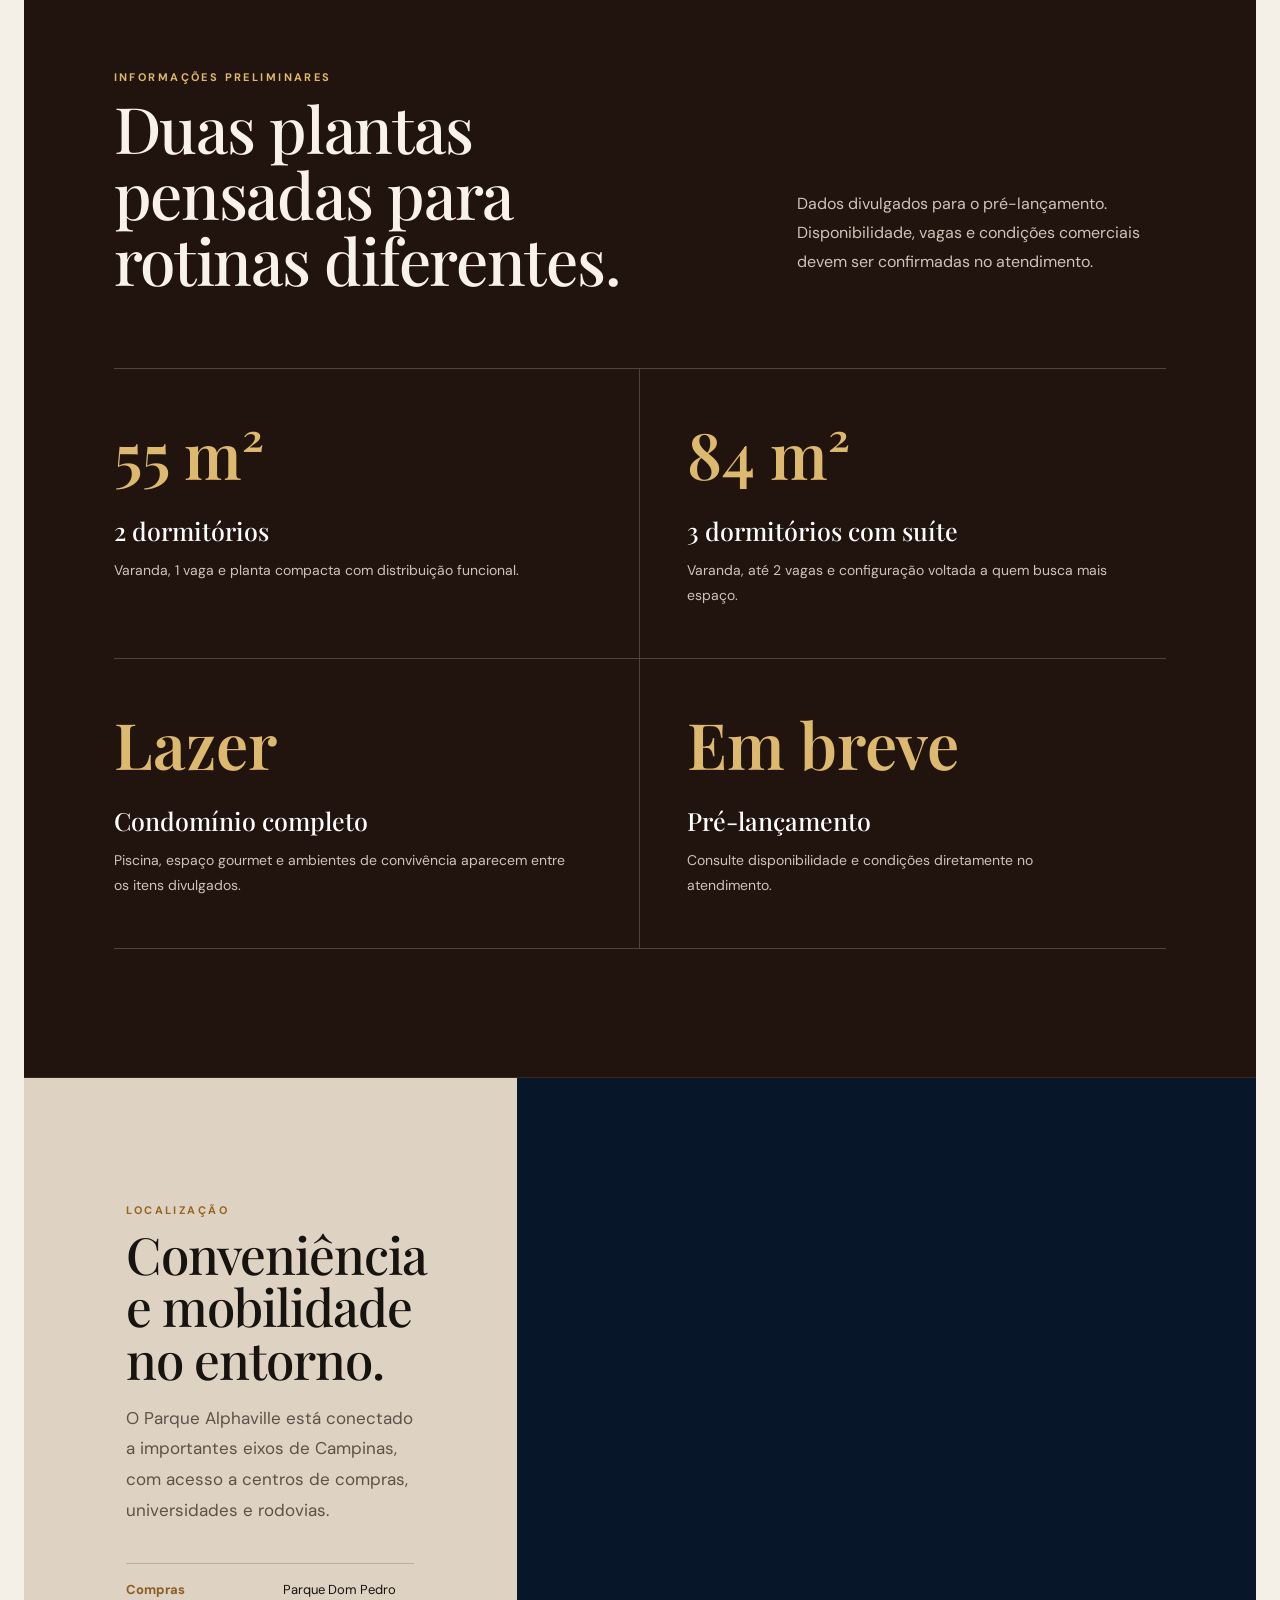
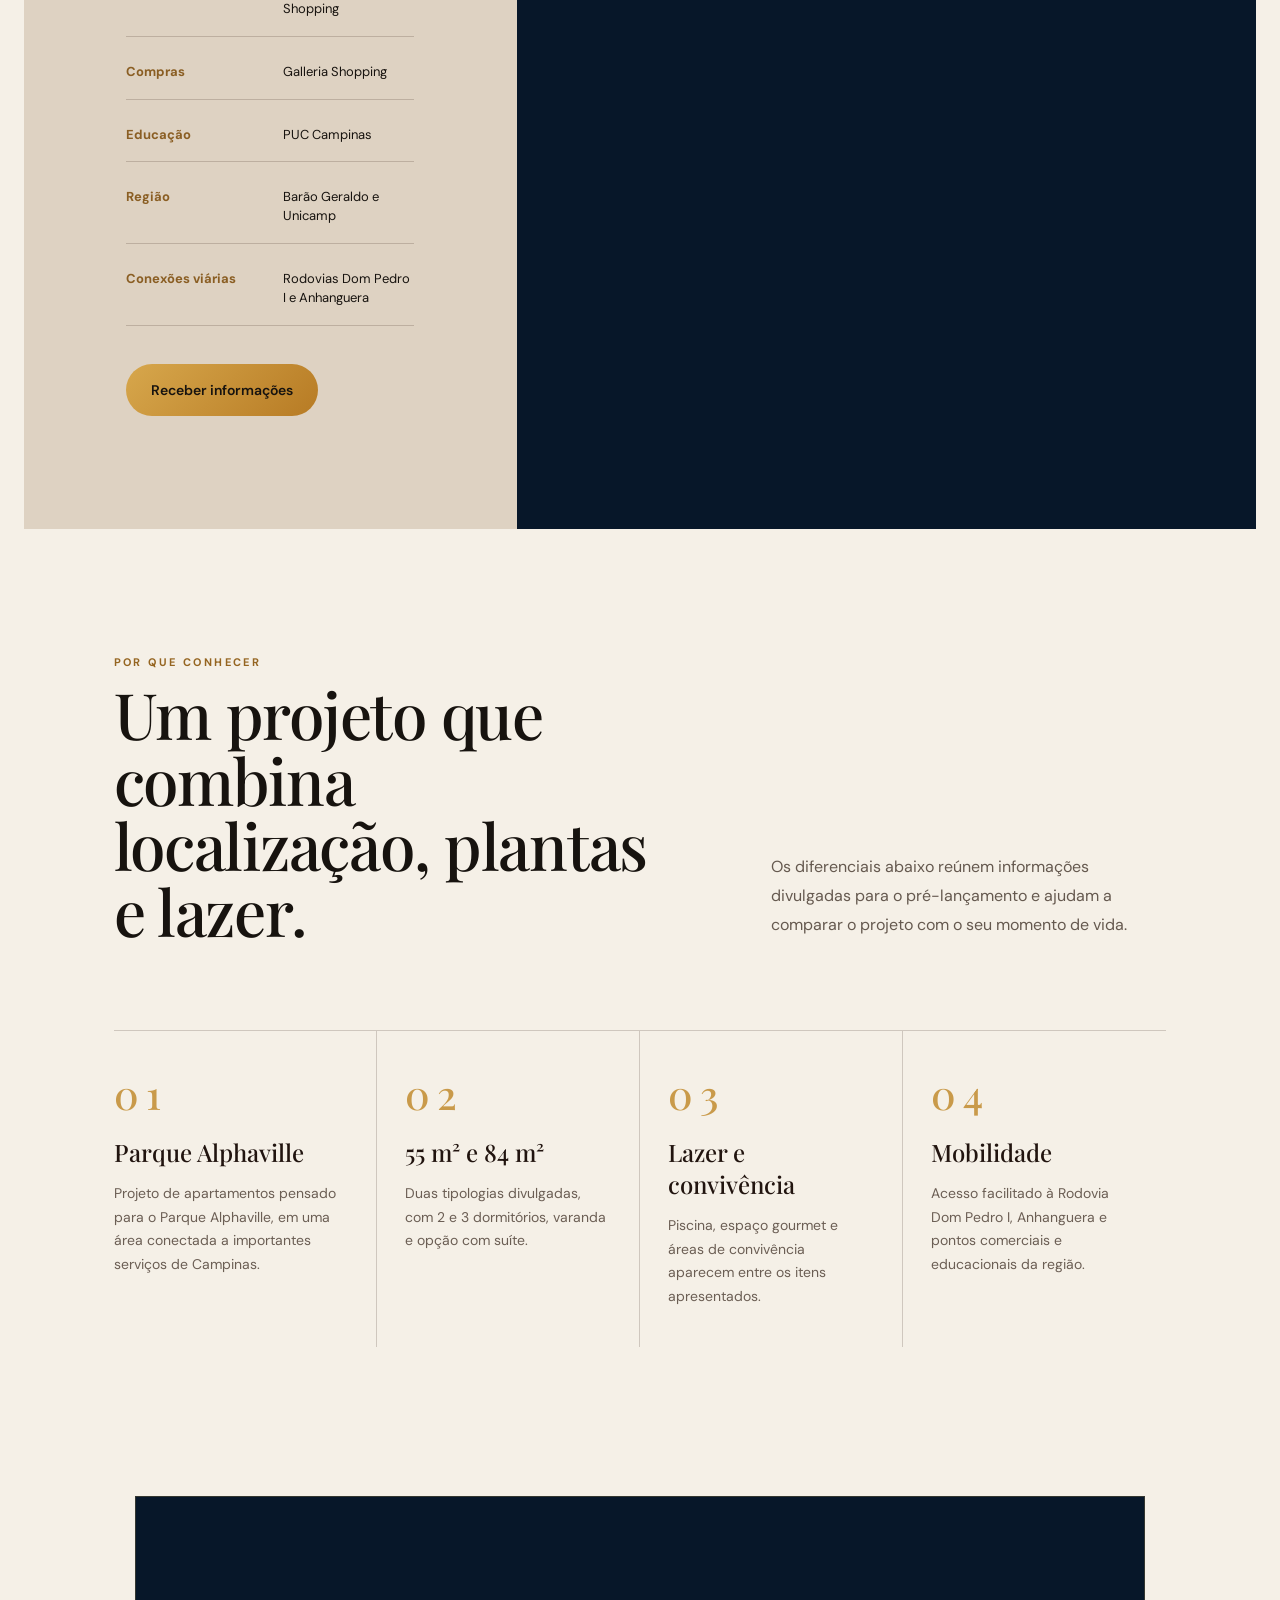
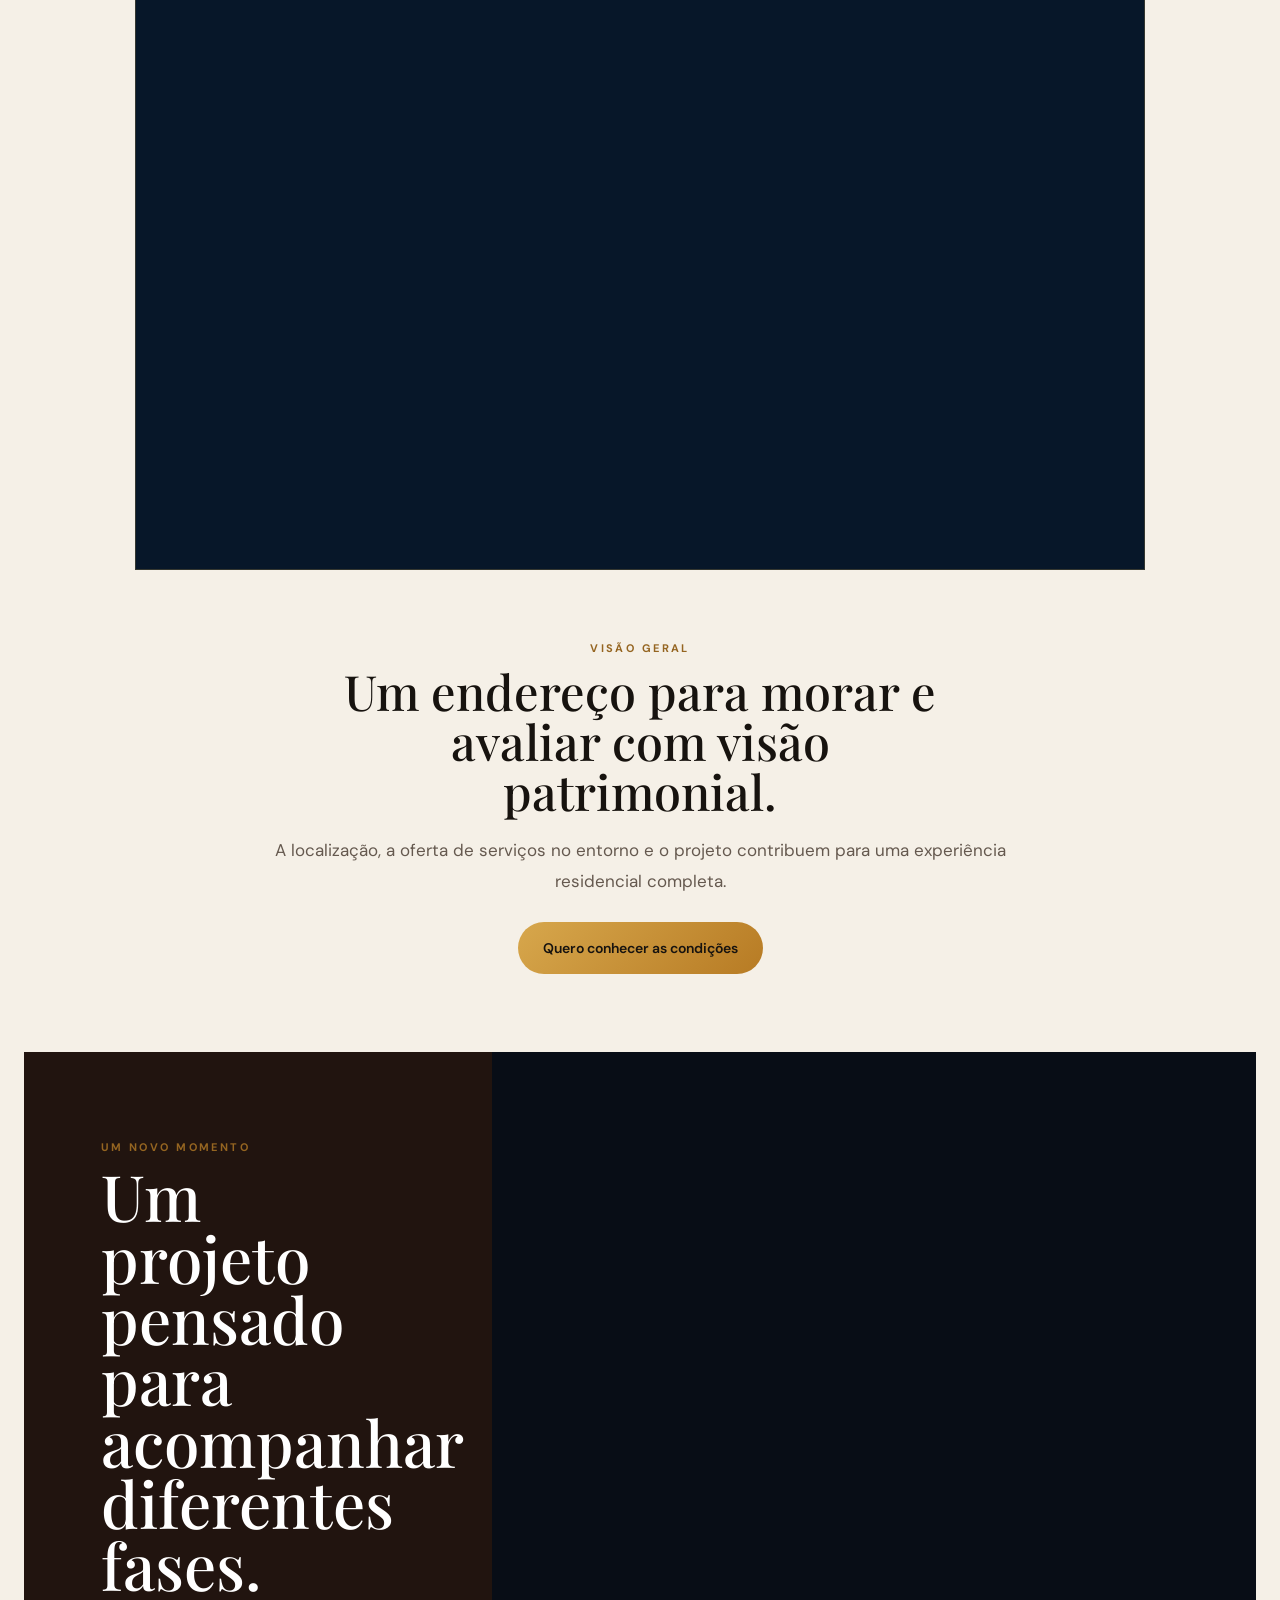
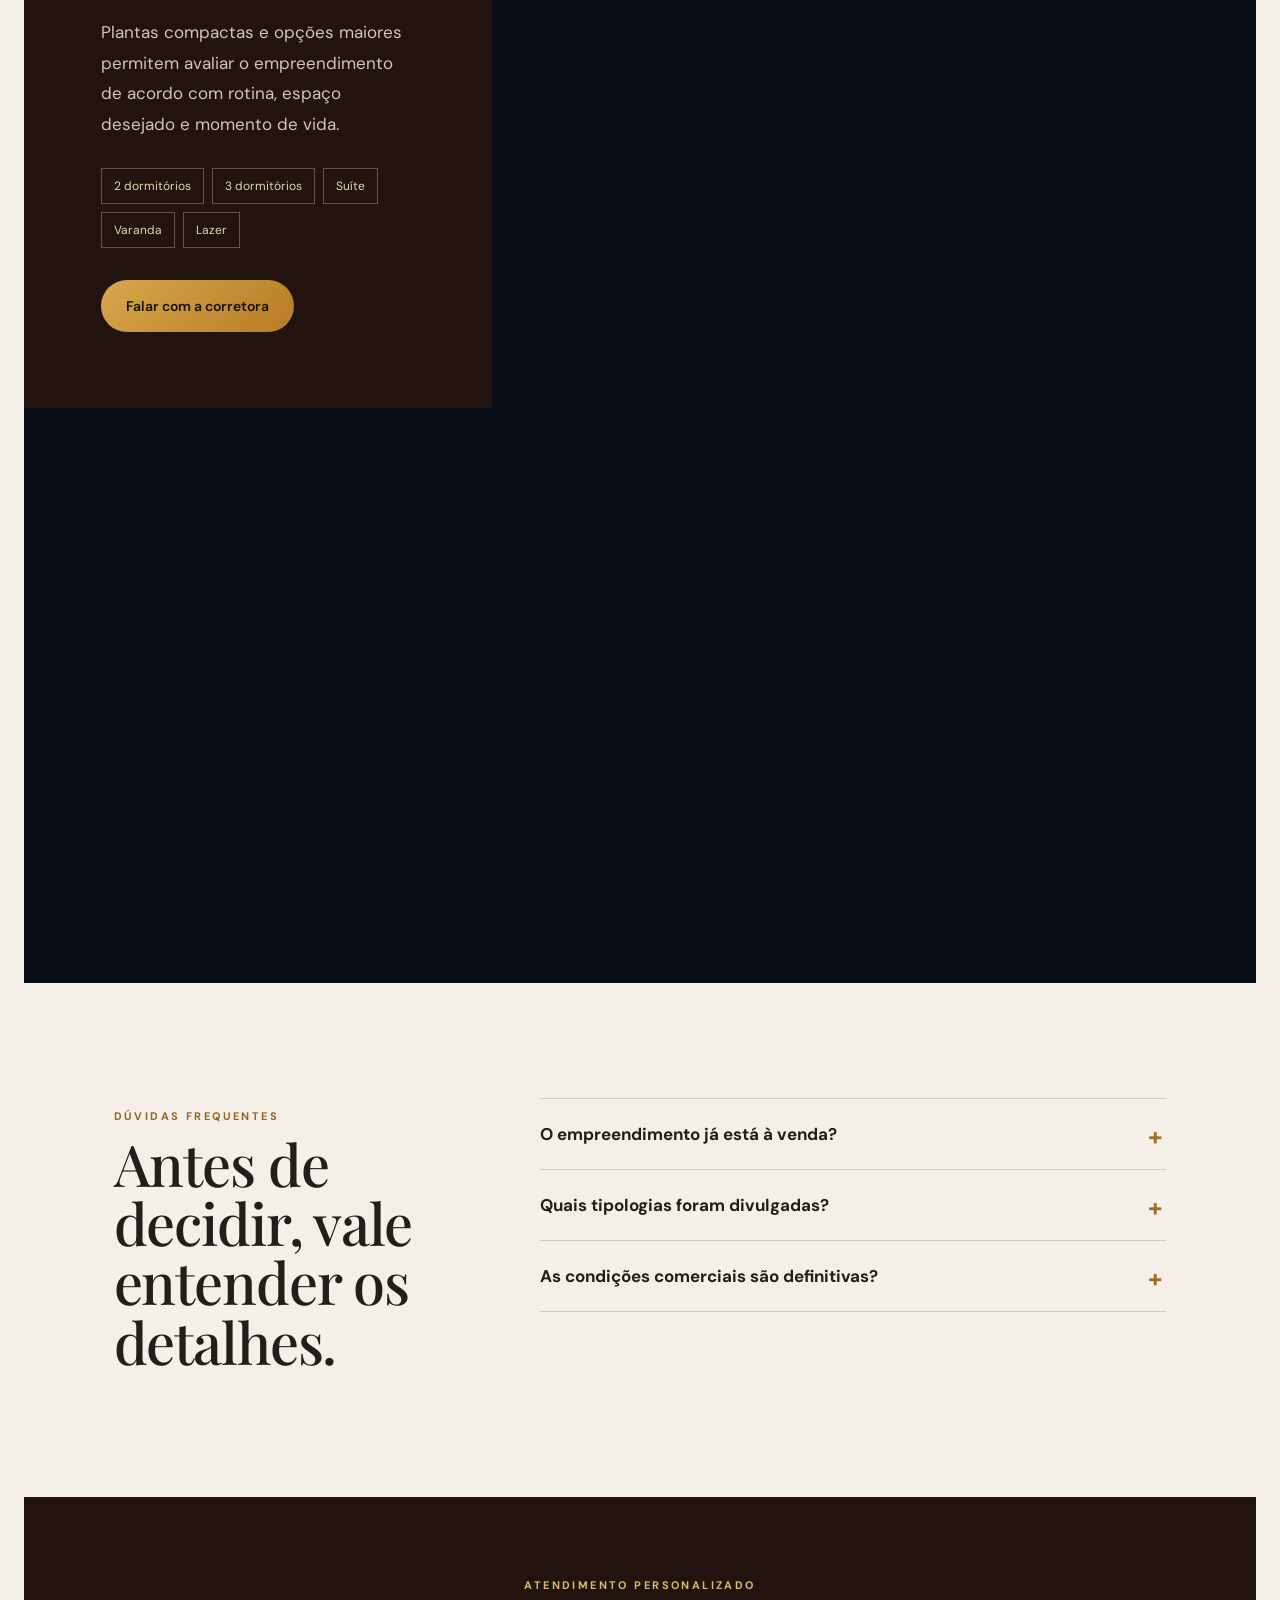
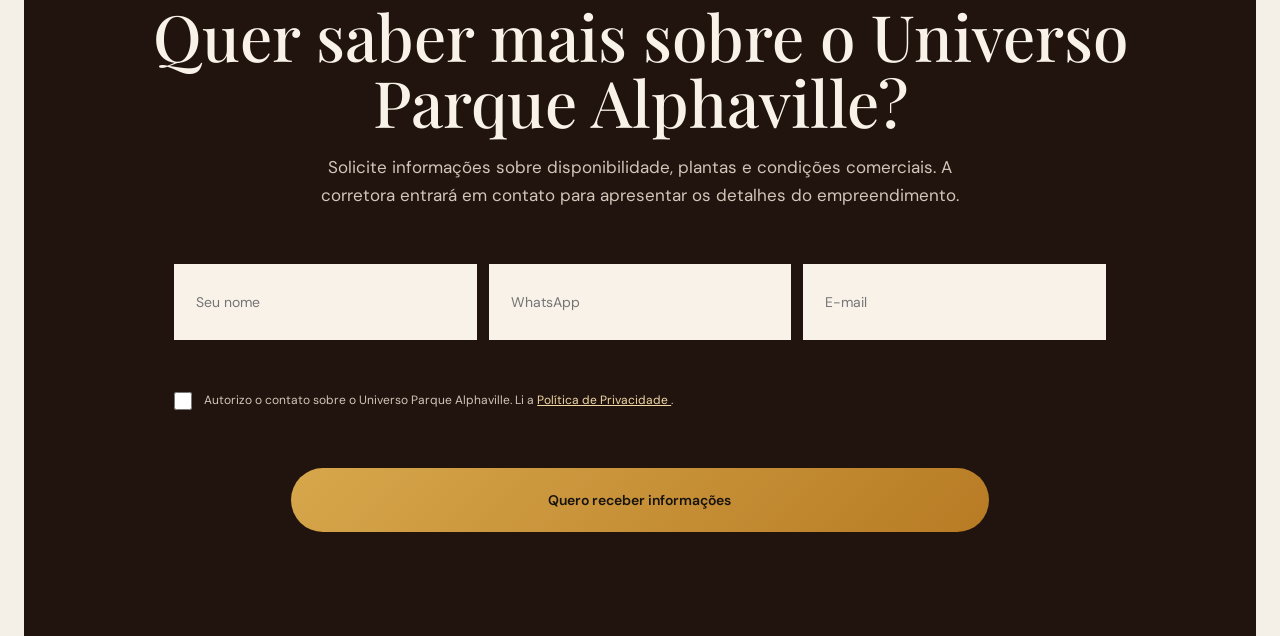
<file: universo-parque-alphaville.html>
<!DOCTYPE html>
<html lang="pt-BR">

<head>
<link rel="icon" type="image/x-icon" href="assets/favicon.ico">
<link rel="icon" type="image/png" sizes="16x16" href="assets/favicon-16.png">
<link rel="icon" type="image/png" sizes="32x32" href="assets/favicon-32.png">
<link rel="icon" type="image/png" sizes="48x48" href="assets/favicon-48.png">
<link rel="icon" type="image/png" sizes="192x192" href="assets/favicon-192.png">
<link rel="apple-touch-icon" sizes="180x180" href="assets/apple-touch-icon.png">
<link rel="icon" type="image/png" sizes="512x512" href="assets/favicon-512.png">

<meta charset="utf-8">

<meta
  name="viewport"
  content="width=device-width, initial-scale=1, viewport-fit=cover"
>

<title>Universo Parque Alphaville Campinas | Apartamentos Riva</title>

<meta
  name="description"
  content="Universo Parque Alphaville, pré-lançamento Riva em Campinas: apartamentos de 55 m² e 84 m², 2 e 3 dormitórios, varanda, suíte e lazer completo."
>

<link
  rel="stylesheet"
  href="style.css?v=588-universo-panorama"

>

<link
  rel="canonical"
  href="https://www.karencarolineimoveis.com.br/universo-parque-alphaville.html"
>

<meta property="og:type" content="website">
<meta property="og:locale" content="pt_BR">
<meta property="og:site_name" content="Karen Caroline Imóveis">

<meta
  property="og:title"
  content="Universo Parque Alphaville Campinas | Apartamentos Riva"
>

<meta
  property="og:description"
  content="Universo Parque Alphaville, pré-lançamento Riva em Campinas: apartamentos de 55 m² e 84 m², 2 e 3 dormitórios, varanda, suíte e lazer completo."
>

<meta
  property="og:url"
  content="https://www.karencarolineimoveis.com.br/universo-parque-alphaville.html"
>

<meta
  property="og:image"
  content="https://www.karencarolineimoveis.com.br/assets/universo/hero.webp"
>

<meta name="twitter:card" content="summary_large_image">
<meta name="twitter:title" content="Universo Parque Alphaville Campinas | Apartamentos Riva">
<meta name="twitter:description" content="Universo Parque Alphaville, pré-lançamento Riva em Campinas: apartamentos de 55 m² e 84 m², 2 e 3 dormitórios, varanda, suíte e lazer completo.">
<meta name="twitter:image" content="https://www.karencarolineimoveis.com.br/assets/universo/hero.webp">

<script type="application/ld+json">{"@context":"https://schema.org","@graph":[{"@type":"WebPage","@id":"https://www.karencarolineimoveis.com.br/universo-parque-alphaville.html#webpage","url":"https://www.karencarolineimoveis.com.br/universo-parque-alphaville.html","name":"Universo Riva Parque Alphaville em Campinas | Apartamentos","description":"Universo Parque Alphaville, pré-lançamento Riva em Campinas: apartamentos de 55 m² e 84 m², 2 e 3 dormitórios, varanda, suíte e lazer completo.","inLanguage":"pt-BR","breadcrumb":{"@id":"https://www.karencarolineimoveis.com.br/universo-parque-alphaville.html#breadcrumb"}},{"@type":"BreadcrumbList","@id":"https://www.karencarolineimoveis.com.br/universo-parque-alphaville.html#breadcrumb","itemListElement":[{"@type":"ListItem","position":1,"name":"Home","item":"https://www.karencarolineimoveis.com.br/"},{"@type":"ListItem","position":2,"name":"Universo Riva Parque Alphaville","item":"https://www.karencarolineimoveis.com.br/universo-parque-alphaville.html"}]}]}</script>

<meta name="theme-color" content="#071729">
</head>


<body
  class="universo-page universo-experience"
  data-empreendimento="Universo Riva Parque Alphaville"
  data-whatsapp-message="Olá! Vim pelo site e gostaria de receber informações sobre o Universo Riva Parque Alphaville."
>


<!-- =====================================================
     HEADER
===================================================== -->

<header class="site-header universo-header-premium">

  <a
    href="index.html"
    class="site-brand brand-logo"
    aria-label="Karen Caroline Imóveis"
  >
    <img
      src="assets/logo-karen-caroline-rodape.png"
      alt="Karen Caroline Imóveis"
      width="1774"
      height="887" decoding="async">
  </a>


  <nav>

    <a href="index.html#empreendimentos">
      Empreendimentos
    </a>

    <a href="index.html#pre-lancamentos">
      Pré-lançamentos
    </a>

    <a href="#detalhes">
      Detalhes
    </a>

    <a href="#localizacao">
      Localização
    </a>

    <a href="#contato">
      Contato
    </a>

  </nav>


  <a
    href="#contato"
    class="btn small"
  >
    Quero informações
  </a>

</header>


<main>


<!-- =====================================================
     HERO
===================================================== -->

<section class="universo-hero">

  <picture class="universo-hero-media">
  <source media="(max-width: 900px)" srcset="assets/universo/hero-mobile-clean.webp">
    <img
      src="assets/universo/hero.webp"
      alt="Universo Riva Parque Alphaville"
      width="1254"
      height="1254" decoding="async" fetchpriority="high">
  </picture>

  <div class="universo-hero-shade"></div>


  <div class="universo-hero-copy">

    <p class="eyebrow">
      PRÉ-LANÇAMENTO • PARQUE ALPHAVILLE
    </p>

    <h1>
      Um novo universo começa em Campinas.
    </h1>

    <p>
      Um novo jeito de morar no Parque Alphaville,
      com proposta de 2 e 3 dormitórios,
      suíte e varanda gourmet.
    </p>

    <div class="universo-hero-meta" aria-label="Principais características">
      <span>2 e 3 dormitórios</span>
      <span>55 m² e 84 m²</span>
    </div>


    <div class="hero-actions">

      <button
        type="button"
        class="btn universo-gold js-open-visit"
      >
        Quero receber novidades
      </button>

      <a
        href="#detalhes"
        class="btn ghost"
      >
        Conhecer o projeto
      </a>

    </div>

  </div>

</section>


<!-- =====================================================
     INTRO
===================================================== -->

<section
  class="universo-intro"
  id="detalhes"
>

  <div>

    <p class="eyebrow">
      UNIVERSO RIVA
    </p>

    <h2>
      Parque Alphaville ganha um novo jeito de morar.
    </h2>

  </div>


  <div>

    <p>
      O Universo Parque Alphaville chega como um novo
      projeto de apartamentos no Parque Alphaville, reunindo proposta
      contemporânea, mobilidade, lazer e duas tipologias
      divulgadas para diferentes momentos de vida. Conheça também os
      <a href="index.html#empreendimentos">empreendimentos selecionados em Campinas</a> e <a href="lancamentos-em-campinas.html">veja outros lançamentos em Campinas</a>.
    </p>


    <div class="universo-facts">

      <span>
        <b>55 m²</b>
        2 dormitórios
      </span>

      <span>
        <b>84 m²</b>
        3 dormitórios
      </span>

      <span>
        <b>Suíte</b>
        em tipologia divulgada
      </span>

      <span>
        <b>Varanda</b>
        nas opções apresentadas
      </span>

    </div>

  </div>

</section>


<!-- =====================================================
     TIPOLOGIAS
===================================================== -->

<section class="universo-specs">

  <div class="universo-specs-head">

    <div>

      <p class="eyebrow">
        INFORMAÇÕES PRELIMINARES
      </p>

      <h2>
        Duas plantas pensadas para rotinas diferentes.
      </h2>

    </div>


    <p>
      Dados divulgados para o pré-lançamento.
      Disponibilidade, vagas e condições comerciais
      devem ser confirmadas no atendimento.
    </p>

  </div>


  <div class="universo-spec-grid">

    <article>

      <span class="spec-size">
        55 m²
      </span>

      <h3>
        2 dormitórios
      </h3>

      <p>
        Varanda, 1 vaga e planta compacta
        com distribuição funcional.
      </p>

    </article>


    <article>

      <span class="spec-size">
        84 m²
      </span>

      <h3>
        3 dormitórios com suíte
      </h3>

      <p>
        Varanda, até 2 vagas e configuração
        voltada a quem busca mais espaço.
      </p>

    </article>


    <article>

      <span class="spec-size">
        Lazer
      </span>

      <h3>
        Condomínio completo
      </h3>

      <p>
        Piscina, espaço gourmet e ambientes
        de convivência aparecem entre os itens divulgados.
      </p>

    </article>


    <article>

      <span class="spec-size">
        Em breve
      </span>

      <h3>
        Pré-lançamento
      </h3>

      <p>
        Consulte disponibilidade
        e condições diretamente no atendimento.
      </p>

    </article>

  </div>

</section>


<!-- =====================================================
     LOCALIZAÇÃO
===================================================== -->

<section
  class="universo-location"
  id="localizacao"
>

  <div class="universo-location-copy">

    <p class="eyebrow">
      LOCALIZAÇÃO
    </p>

    <h2>
      Conveniência e mobilidade no entorno.
    </h2>

    <p>
      O Parque Alphaville está conectado a importantes
      eixos de Campinas, com acesso a centros de compras,
      universidades e rodovias.
    </p>


    <div class="universo-location-points">

      <span>
        <b>Compras</b>
        Parque Dom Pedro Shopping
      </span>

      <span>
        <b>Compras</b>
        Galleria Shopping
      </span>

      <span>
        <b>Educação</b>
        PUC Campinas
      </span>

      <span>
        <b>Região</b>
        Barão Geraldo e Unicamp
      </span>

      <span>
        <b>Conexões viárias</b>
        Rodovias Dom Pedro I e Anhanguera
      </span>

    </div>


    <button
      type="button"
      class="btn universo-gold js-open-visit"
    >
      Receber informações
    </button>

  </div>


  <figure>

    <img
      src="assets/universo/localizacao.webp"
      alt="Localização do Universo Parque Alphaville"
      loading="lazy" width="1052" height="1495" decoding="async">

  </figure>

</section>


<!-- =====================================================
     BENEFÍCIOS
===================================================== -->

<section class="universo-benefits">

  <div class="section-head">

    <div>

      <p class="eyebrow">
        POR QUE CONHECER
      </p>

      <h2 class="benefits-mobile-title">
        Um projeto que combina
        <span class="no-break">localização</span>,
        plantas e lazer.
      </h2>

    </div>


    <p>
      Os diferenciais abaixo reúnem informações
      divulgadas para o pré-lançamento e ajudam
      a comparar o projeto com o seu momento de vida.
    </p>

  </div>


  <div class="universo-benefit-grid">

    <article>

      <b>01</b>

      <h3>
        Parque Alphaville
      </h3>

      <p>
        Projeto de apartamentos pensado para o Parque Alphaville,
        em uma área conectada
        a importantes serviços de Campinas.
      </p>

    </article>


    <article>

      <b>02</b>

      <h3>
        55 m² e 84 m²
      </h3>

      <p>
        Duas tipologias divulgadas,
        com 2 e 3 dormitórios,
        varanda e opção com suíte.
      </p>

    </article>


    <article>

      <b>03</b>

      <h3>
        Lazer e convivência
      </h3>

      <p>
        Piscina, espaço gourmet e áreas de convivência
        aparecem entre os itens apresentados.
      </p>

    </article>


    <article>

      <b>04</b>

      <h3>
        Mobilidade
      </h3>

      <p>
        Acesso facilitado à Rodovia Dom Pedro I,
        Anhanguera e pontos comerciais
        e educacionais da região.
      </p>

    </article>

  </div>

</section>


<!-- =====================================================
     INVESTIMENTO
===================================================== -->

<section class="universo-invest universo-invest-v537">

  <figure class="universo-invest-media">

    <img
      src="assets/universo/investir-universo.png"
      alt="Por que investir no Universo Parque Alphaville?"
      loading="lazy" width="1536" height="1024" decoding="async">

  </figure>


  <div class="universo-invest-copy">

    <div class="universo-invest-heading">

      <p class="eyebrow">
        VISÃO GERAL
      </p>

      <h2>
        Um endereço para morar e avaliar
        com visão patrimonial.
      </h2>

    </div>


    <div class="universo-invest-text">

      <p>
        A localização, a oferta de serviços no entorno
        e o projeto contribuem para uma experiência
        residencial completa.
      </p>

      <button
        type="button"
        class="btn universo-gold js-open-visit"
      >
        Quero conhecer as condições
      </button>

    </div>

  </div>

</section>


<!-- =====================================================
     CONCEITO
===================================================== -->

<section class="universo-concept">

  <div class="universo-concept-copy">

    <p class="eyebrow">
      UM NOVO MOMENTO
    </p>

    <h2>
      Um projeto pensado para acompanhar diferentes fases.
    </h2>

    <p>
      Plantas compactas e opções maiores permitem
      avaliar o empreendimento de acordo com rotina,
      espaço desejado e momento de vida.
    </p>


    <div class="universo-concept-tags">

      <span>2 dormitórios</span>
      <span>3 dormitórios</span>
      <span>Suíte</span>
      <span>Varanda</span>
      <span>Lazer</span>

    </div>


    <button
      type="button"
      class="btn universo-gold js-open-visit"
    >
      Falar com a corretora
    </button>

  </div>


  <figure class="universo-concept-media">

    <img
      src="assets/universo/conceito.webp"
      alt="Universo Parque Alphaville"
      loading="lazy" width="1054" height="1492" decoding="async">

  </figure>

</section>


<section class="universo-panorama" aria-label="Visão geral do Universo Parque Alphaville">
  <div class="universo-panorama-inner">
    <img
      src="assets/universo/universo-parque-alphaville-panorama.jpeg"
      alt="Universo Parque Alphaville em Campinas, primeiro empreendimento vertical do Parque Alphaville"
      loading="lazy"
      decoding="async"
      width="1584"
      height="672"
    >
  </div>
</section>


<!-- =====================================================
     FAQ
===================================================== -->

<section class="universo-faq">

  <div class="universo-faq-head">

    <p class="eyebrow">
      DÚVIDAS FREQUENTES
    </p>

    <h2>
      Antes de decidir,
      vale entender os detalhes.
    </h2>

  </div>


  <div class="universo-faq-list">

    <details>

      <summary>
        O empreendimento já está à venda?
      </summary>

      <p>
        Trata-se de um projeto divulgado como
        pré-lançamento. A etapa comercial deve
        ser confirmada diretamente no atendimento.
      </p>

    </details>


    <details>

      <summary>
        Quais tipologias foram divulgadas?
      </summary>

      <p>
        Foram apresentadas opções de aproximadamente
        55 m² com 2 dormitórios e 84 m²
        com 3 dormitórios e suíte.
      </p>

    </details>


    <details>

      <summary>
        As condições comerciais são definitivas?
      </summary>

      <p>
        Valores, disponibilidade, vagas e condições
        podem sofrer atualização e devem ser
        confirmados diretamente com a corretora.
      </p>

    </details>

  </div>

</section>


<!-- =====================================================
     CTA FINAL + FORMULÁRIO CRM
===================================================== -->

<section
  class="cta universo-cta"
  id="contato"
>

  <p class="eyebrow">
    ATENDIMENTO PERSONALIZADO
  </p>

  <h2>
    Quer saber mais sobre o
    Universo Parque Alphaville?
  </h2>

  <p>
    Solicite informações sobre disponibilidade,
    plantas e condições comerciais.
    A corretora entrará em contato para apresentar
    os detalhes do empreendimento.
  </p>


  <form
    class="lead-form universo-lead-form"
    data-empreendimento="Universo Riva Parque Alphaville"
  >

    <input
      class="hp-field"
      type="text"
      name="website"
      tabindex="-1"
      autocomplete="off"
      aria-hidden="true"
    >

    <input
      name="nome"
      aria-label="Seu nome"
      placeholder="Seu nome"
      required
    >

    <input
      name="whatsapp"
      type="tel"
      aria-label="WhatsApp"
      placeholder="WhatsApp"
      required
    >

    <input
      name="email"
      type="email"
      aria-label="E-mail"
      placeholder="E-mail"
    >

    <label class="consent">

      <input
        name="consentimento"
        type="checkbox"
        value="1"
        required
      >

      <span>
        Autorizo o contato sobre o Universo Parque Alphaville.
        Li a
        <a
          href="privacidade.html"
          target="_blank"
        >
          Política de Privacidade
        </a>.
      </span>

    </label>


    <button
      class="btn universo-gold"
      type="submit"
    >
      Quero receber informações
    </button>

  </form>


  <div
    class="form-ok"
    aria-live="polite"
  ></div>


  <div class="hero-actions universo-cta-actions">

    <button
      type="button"
      class="btn universo-gold js-open-visit"
    >
      Agendar visita
    </button>


    <a
      href="#"
      class="btn universo-gold js-whatsapp"
      target="_blank"
      rel="noopener noreferrer"
    >
      Falar no WhatsApp
    </a>

  </div>

</section>


</main>


<!-- WhatsApp flutuante padrão do site -->

<a
  aria-label="Falar no WhatsApp"
  class="whatsapp-float"
  data-whatsapp-float
  href="#"
>

  <span
    aria-hidden="true"
    class="wa-icon"
  >
    ✆
  </span>

  <span class="wa-copy">

    <strong>
      WhatsApp
    </strong>

    <small>
      Fale comigo agora
    </small>

  </span>

</a>


<!-- =====================================================
     SCRIPTS NORMAIS DO SITE
===================================================== -->

<script src="script.js?v=589-agendamento-v2"></script>
<script src="social-links.js?v=571-performance"></script>



</body>
</html>
</file>
<file: style.css>
@import url('https://fonts.googleapis.com/css2?family=DM+Sans:wght@400;500;600;700&family=Playfair+Display:wght@500;600&display=swap');
:root{--ink:#252521;--cream:#f4efe7;--paper:#fbf9f5;--terr:#a65f40;--olive:#69705b;--forest:#344b3c;--gold:#c49a57;--line:#d9d3c8}
*{box-sizing:border-box}html{scroll-behavior:smooth}body{margin:0;background:var(--paper);color:var(--ink);font-family:'DM Sans',Arial,sans-serif}img{display:block;max-width:100%}a{color:inherit}
.site-header{height:78px;display:flex;align-items:center;justify-content:space-between;padding:0 5vw;position:fixed;top:0;width:100%;z-index:30;background:rgba(251,249,245,.93);backdrop-filter:blur(16px);border-bottom:1px solid #00000010}.site-brand{text-decoration:none;line-height:.9;letter-spacing:.12em}.site-brand span,.site-brand b{display:block}.site-brand span{font-size:10px}.site-brand b{font-family:'Playfair Display',Georgia,serif;font-size:20px;letter-spacing:.07em}.site-header nav{display:flex;gap:28px}.site-header nav a{text-decoration:none;font-size:14px}.btn{display:inline-block;background:var(--ink);color:#fff!important;text-decoration:none;border:0;padding:15px 22px;border-radius:2px;font:600 14px 'DM Sans',Arial;cursor:pointer}.btn.small{padding:11px 16px}.btn.ghost{background:transparent;border:1px solid #fff}.btn.light{background:#fff;color:var(--ink)!important}.eyebrow{font-size:12px;letter-spacing:.22em;font-weight:700}.eyebrow.dark{color:var(--terr)}h1,h2,h3{font-family:'Playfair Display',Georgia,serif;font-weight:500;margin:.18em 0}h1{font-size:clamp(54px,7vw,105px);line-height:.91}h2{font-size:clamp(36px,4.2vw,66px);line-height:1.03}h3{font-size:28px}.lead{font-size:18px;line-height:1.7}.muted{color:#756f67}
.home-hero{min-height:92vh;padding:145px 6vw 70px;display:grid;grid-template-columns:1.05fr .95fr;align-items:center;gap:5vw;background:linear-gradient(120deg,#f6f1e8 0%,#ece3d5 100%)}.home-hero h1{max-width:820px}.home-hero .lead{max-width:670px}.home-visual{display:grid;grid-template-columns:1fr 1fr;gap:12px;height:680px}.home-visual img{width:100%;height:100%;object-fit:cover}.home-visual img:first-child{margin-top:70px;height:610px}.home-actions{display:flex;gap:10px;flex-wrap:wrap;margin-top:30px}.section{padding:110px 7vw}.section-head{display:flex;justify-content:space-between;gap:50px;align-items:end;margin-bottom:48px}.section-head>p{max-width:550px;line-height:1.7}.project-grid{display:grid;grid-template-columns:1fr 1fr;gap:22px}.project-card{position:relative;min-height:620px;overflow:hidden;background:#222;color:white;text-decoration:none}.project-card img{position:absolute;inset:0;width:100%;height:100%;object-fit:cover;transition:.5s}.project-card:hover img{transform:scale(1.025)}.project-card:after{content:"";position:absolute;inset:0;background:linear-gradient(0deg,#111b 0%,transparent 64%)}.project-copy{position:absolute;z-index:2;left:32px;right:32px;bottom:30px}.project-copy h3{font-size:42px}.project-meta{display:flex;flex-wrap:wrap;gap:8px;margin-top:18px}.project-meta span{font-size:12px;border:1px solid #ffffff80;padding:8px 10px;background:#0003}.future{background:var(--forest);color:white}.future-inner{max-width:920px}.future h2{max-width:780px}.future .lead{max-width:700px}.steps{display:grid;grid-template-columns:repeat(3,1fr);gap:12px;margin-top:45px}.steps article{border-top:1px solid #ffffff55;padding-top:20px}.steps strong{font-family:'Playfair Display';font-size:27px;display:block;margin-bottom:8px}.steps span{font-size:14px;line-height:1.5;color:#ffffffc9}
.hero{height:100vh;min-height:680px;position:relative;display:flex;align-items:flex-end;padding:8vw 6vw;overflow:hidden}.hero>img{position:absolute;inset:0;width:100%;height:100%;object-fit:cover}.shade{position:absolute;inset:0;background:linear-gradient(90deg,#171712cc 0%,#17171245 52%,transparent 82%)}.hero-copy{position:relative;color:#fff;max-width:720px;z-index:2}.hero-copy .lead{max-width:600px;margin:24px 0}.hero-actions{display:flex;gap:10px;flex-wrap:wrap}.stamp{position:absolute;right:6vw;bottom:8vw;color:white;border:1px solid #fff8;padding:18px;text-align:right;font-size:12px;letter-spacing:.12em;z-index:2}.intro{padding:120px 8vw 70px;display:grid;grid-template-columns:1.3fr .7fr;gap:8vw;align-items:end}.intro>p,.feature p,.darkcard p,.location-card p{font-size:17px;line-height:1.7}.stats{margin:0 8vw 120px;border-top:1px solid #bbb;border-bottom:1px solid #bbb;display:grid;grid-template-columns:repeat(4,1fr)}.stats article{padding:35px 24px;border-right:1px solid #ccc}.stats article:last-child{border:0}.stats strong,.stats span{display:block}.stats strong{font:500 28px 'Playfair Display',Georgia,serif;margin-bottom:8px}.stats span{font-size:13px;color:#666}.feature{display:grid;grid-template-columns:1.15fr .85fr;min-height:650px;background:var(--cream)}.feature.reverse{grid-template-columns:.85fr 1.15fr}.feature img{width:100%;height:100%;object-fit:cover;min-height:650px}.feature>div{padding:8vw 7vw;align-self:center}.chips{display:flex;flex-wrap:wrap;gap:8px;margin-top:30px}.chips span{border:1px solid #aaa;padding:8px 12px;font-size:12px}.gallery{padding:120px 6vw}.grid{display:grid;grid-template-columns:repeat(2,1fr);gap:14px}.grid figure{margin:0;position:relative;height:430px;overflow:hidden}.grid figure.wide{grid-column:span 2;height:560px}.grid img{width:100%;height:100%;object-fit:cover;transition:.5s}.grid figure:hover img{transform:scale(1.025)}figcaption{position:absolute;left:18px;bottom:18px;background:#fbf9f5e8;padding:10px 13px;font-size:13px}.split{display:grid;grid-template-columns:.85fr 1.15fr;min-height:650px}.split img{width:100%;height:100%;object-fit:cover}.darkcard{background:var(--ink);color:white;padding:9vw 7vw;display:flex;flex-direction:column;justify-content:center}.darkcard.forest{background:var(--forest)}.location{position:relative;min-height:800px}.location>img{width:100%;height:800px;object-fit:cover}.location-card{position:absolute;left:7vw;bottom:7vw;background:var(--paper);padding:45px;max-width:540px;box-shadow:0 18px 60px #0002}.times{display:grid;grid-template-columns:1fr 1fr;gap:12px;margin:25px 0}.times span{font-size:13px}.times b{display:block;font-size:18px}.location small{color:#777}.cta{background:var(--terr);color:white;padding:110px 8vw;text-align:center}.cta.forest{background:var(--forest)}.cta h2{max-width:840px;margin:10px auto 20px}.cta>p:not(.eyebrow){max-width:670px;margin:0 auto 35px;line-height:1.6}.cta form{display:grid;grid-template-columns:1fr 1fr 1fr auto;gap:8px;max-width:1100px;margin:auto}.cta input,.cta select{padding:16px;border:0;font:14px 'DM Sans',Arial}.cta .btn{background:#272621}#ok{margin-top:20px}.source-note{padding:25px 7vw;background:#f2eee7;color:#6d675f;font-size:12px;line-height:1.5}.site-footer{padding:50px 6vw;display:flex;justify-content:space-between;gap:40px;align-items:end}.site-footer p{max-width:700px;font-size:12px;color:#777;text-align:right}
@media(max-width:900px){.site-header nav{display:none}.home-hero{grid-template-columns:1fr;padding-top:120px}.home-visual{height:430px}.home-visual img:first-child{margin-top:35px;height:395px}.project-grid,.intro,.feature,.feature.reverse,.split{grid-template-columns:1fr}.project-card{min-height:480px}.steps{grid-template-columns:1fr}.hero{padding:120px 7vw 50px}.stamp{display:none}.intro{padding:80px 7vw}.stats{grid-template-columns:1fr 1fr;margin:0 7vw 80px}.stats article:nth-child(2){border-right:0}.feature img{height:420px;min-height:420px}.gallery{padding:80px 5vw}.grid{grid-template-columns:1fr}.grid figure,.grid figure.wide{grid-column:auto;height:330px}.location-card{position:relative;left:auto;bottom:auto;margin:-80px 5vw 0}.cta form{grid-template-columns:1fr}.times{grid-template-columns:1fr 1fr}.site-footer{align-items:start;flex-direction:column}.site-footer p{text-align:left}}
@media(max-width:560px){.site-header{padding:0 18px}.site-header .btn.small{display:none}.home-hero{padding-left:22px;padding-right:22px}.section{padding:80px 22px}.home-visual{height:340px}.home-visual img:first-child{height:305px}.project-card{min-height:420px}.project-copy{left:22px;right:22px}.project-copy h3{font-size:34px}.stats{grid-template-columns:1fr}.stats article{border-right:0;border-bottom:1px solid #ccc}.times{grid-template-columns:1fr}.location-card{padding:30px}.hero h1{font-size:52px}}

/* Expansão para múltiplos empreendimentos */
.project-grid-three{grid-template-columns:repeat(3,1fr)}
.project-grid-three .project-card{min-height:560px}
.home-visual-three{grid-template-columns:repeat(3,1fr);gap:10px}
.home-visual-three img{height:100%;margin:0!important;object-fit:cover}
.home-visual-three img:nth-child(1){transform:translateY(55px);height:625px!important}
.home-visual-three img:nth-child(2){transform:translateY(0);height:625px!important}
.home-visual-three img:nth-child(3){transform:translateY(95px);height:585px!important}
.casa-accent{background:#425343}
.casa-gold{color:#b89a5d}
.detail-note{font-size:12px;line-height:1.6;color:#766f65;margin-top:18px}
@media(max-width:1100px){.project-grid-three{grid-template-columns:1fr 1fr}.project-grid-three .project-card:first-child{grid-column:span 2}}
@media(max-width:900px){.project-grid-three{grid-template-columns:1fr}.project-grid-three .project-card:first-child{grid-column:auto}.home-visual-three{grid-template-columns:repeat(3,1fr);height:430px}.home-visual-three img:nth-child(1),.home-visual-three img:nth-child(2),.home-visual-three img:nth-child(3){height:395px!important;transform:none!important}.home-visual-three img:nth-child(1){margin-top:30px!important}.home-visual-three img:nth-child(3){margin-top:55px!important;height:340px!important}}
@media(max-width:560px){.home-visual-three{grid-template-columns:1fr 1fr;height:340px}.home-visual-three img:nth-child(3){display:none}.home-visual-three img:nth-child(1),.home-visual-three img:nth-child(2){height:305px!important}.project-grid-three .project-card{min-height:430px}}
/* Captação de leads, formulários e privacidade */
.lead-form .consent{grid-column:1/-1}.consent{display:flex;gap:10px;align-items:flex-start;text-align:left;font-size:12px;line-height:1.45;color:inherit}.consent input{width:auto!important;margin-top:2px;padding:0!important}.consent a{text-decoration:underline}.modal-open{overflow:hidden}.two-cols{display:grid;grid-template-columns:1fr 1fr;gap:10px}.modal-consent{color:#615c55}.privacy{max-width:850px;margin:0 auto;padding:120px 28px 80px}.privacy h1{font-size:clamp(46px,7vw,78px)}.privacy p{font-size:17px;line-height:1.75}.privacy h3{margin-top:36px}
@media(max-width:700px){.two-cols{grid-template-columns:1fr}}


/* WhatsApp flutuante contextual */
.whatsapp-float{position:fixed;right:24px;bottom:24px;z-index:70;display:flex;align-items:center;gap:10px;background:#25D366;color:#fff!important;text-decoration:none;width:190px;height:60px;box-sizing:border-box;padding:11px 14px;border-radius:999px;box-shadow:0 14px 36px #0003;transition:transform .2s ease,box-shadow .2s ease;animation:waFloat 2.8s ease-in-out infinite}
.whatsapp-float:hover{transform:translateY(-3px) scale(1.015);box-shadow:0 18px 44px #0004}.wa-icon{width:38px;height:38px;border-radius:50%;display:grid;place-items:center;background:#fff;color:#25D366;font-size:22px;font-weight:700}.wa-copy{display:flex;flex-direction:column;line-height:1.05}.wa-copy strong{font-size:14px}.wa-copy small{font-size:10px;opacity:.9;margin-top:4px}
@keyframes waFloat{0%,100%{transform:translateY(0)}50%{transform:translateY(-4px)}}
@media(max-width:560px){.whatsapp-float{right:14px;bottom:14px;width:58px;height:58px;padding:7px}.wa-copy{display:none}.wa-icon{width:44px;height:44px;font-size:24px}}


/* V4.2 — WhatsApp oficial, rastreamento e agendamento */
.wa-icon{background:#fff;color:#25D366}.wa-icon svg{width:26px;height:26px;display:block}
.schedule-float{position:fixed;right:24px;bottom:96px;z-index:69;display:flex;align-items:center;gap:10px;border:0;background:#fff;color:var(--ink);width:190px;height:60px;box-sizing:border-box;padding:11px 14px;border-radius:999px;box-shadow:0 12px 34px #0002;cursor:pointer;font-family:'DM Sans',Arial;text-align:left}.schedule-float:hover{transform:translateY(-2px)}.schedule-float>span:last-child{display:flex;flex-direction:column;line-height:1.05}.schedule-float strong{font-size:13px}.schedule-float small{font-size:10px;color:#777;margin-top:4px}.schedule-dot{width:34px;height:34px;border-radius:50%;display:grid;place-items:center;background:var(--forest);color:#fff;font-size:18px}
.visit-backdrop{position:fixed;inset:0;background:#15140fbb;z-index:85;display:none;place-items:center;padding:24px;overflow:auto}.visit-backdrop.open{display:grid}.visit-modal{position:relative;background:var(--paper);color:var(--ink);width:min(700px,96vw);padding:48px;box-shadow:0 30px 100px #0006}.visit-modal h2{font-size:clamp(34px,5vw,54px)}.visit-close{position:absolute;right:18px;top:12px;border:0;background:transparent;font-size:38px;cursor:pointer}.visit-form{display:grid;gap:10px;margin-top:26px}.visit-form input,.visit-form select{width:100%;padding:15px;border:1px solid var(--line);background:#fff;font:14px 'DM Sans',Arial}.visit-status{min-height:22px;font-size:13px;font-weight:600}
@media(max-width:560px){.schedule-float{right:14px;bottom:84px;width:58px;height:58px;padding:9px}.schedule-float>span:last-child{display:none}.schedule-dot{width:40px;height:40px}.wa-icon svg{width:28px;height:28px}}

/* V5.2 — seção institucional Riva, responsiva e sem cortes */
.brand-about{padding:110px 7vw;background:#eee9e1}
.brand-about-card{max-width:1180px;margin:0 auto;display:grid;grid-template-columns:minmax(280px,.72fr) minmax(0,1.28fr);background:#fff;box-shadow:0 22px 70px #3c352816;overflow:hidden}
.brand-about-logo{min-height:420px;display:flex;align-items:center;justify-content:center;padding:56px;background:linear-gradient(145deg,#f7f4ef,#ece7df)}
.brand-about-logo img{width:min(360px,100%);height:auto;object-fit:contain;display:block}
.brand-about-copy{padding:64px 68px}
.brand-about-copy h2{font-size:clamp(34px,4.6vw,58px);line-height:1.02;margin:12px 0 26px;max-width:780px}
.brand-about-copy p{font-size:16px;line-height:1.78;color:#514d47;max-width:780px;margin:0 0 16px}
.brand-quote{margin-top:30px;padding-top:24px;border-top:1px solid #d8d1c7;font:500 clamp(22px,2.6vw,32px) 'Playfair Display',Georgia,serif;color:var(--forest)}
@media(max-width:900px){.brand-about{padding:70px 5vw}.brand-about-card{grid-template-columns:1fr}.brand-about-logo{min-height:240px;padding:36px}.brand-about-logo img{width:min(300px,82vw)}.brand-about-copy{padding:42px 34px}}
@media(max-width:560px){.brand-about{padding:55px 18px}.brand-about-logo{min-height:190px;padding:28px}.brand-about-copy{padding:34px 24px}.brand-about-copy p{font-size:15px;line-height:1.68}.brand-about-copy h2{font-size:36px}.brand-quote{font-size:24px}}

/* Plantas Casa Prado */
.floorplans{padding:110px 6vw 120px;background:#f8f5f0}
.floorplans-head{margin-bottom:34px}
.floorplan-tabs{display:flex;gap:12px;flex-wrap:wrap;margin:0 0 28px}
.floorplan-tab{appearance:none;border:2px solid #263d69;background:transparent;color:#263d69;padding:13px 18px;border-radius:7px;font:700 14px 'DM Sans',Arial;cursor:pointer;transition:.2s}
.floorplan-tab:hover,.floorplan-tab.active{background:#365a9b;color:#fff;border-color:#365a9b}
.floorplan-stage{background:#fff;border:1px solid #e2ddd5;box-shadow:0 18px 50px #2b251d0d}
.floorplan-panel{display:none;grid-template-columns:300px minmax(0,1fr);gap:24px;align-items:center;padding:26px}
.floorplan-panel.active{display:grid}
.floorplan-info{padding:20px 8px 20px 16px}
.floorplan-info h3{font-size:32px;line-height:1.1;margin:8px 0 16px}
.floorplan-info p:not(.eyebrow){font-size:15px;line-height:1.7;color:#645f58}
.floorplan-zoom{margin-top:14px;border:0;background:var(--ink);color:white;padding:12px 16px;font:700 13px 'DM Sans',Arial;cursor:pointer}
.floorplan-image-btn{border:0;background:#f3f0ec;padding:0;cursor:zoom-in;width:100%;overflow:hidden}
.floorplan-image-btn img{width:100%;height:auto;max-height:760px;object-fit:contain;background:#f3f0ec}
.floorplan-note{font-size:11px;line-height:1.6;color:#79736b;margin:18px 0 0}
.floorplan-lightbox{position:fixed;inset:0;background:#111d;z-index:1000;display:none;align-items:center;justify-content:center;padding:32px}
.floorplan-lightbox.open{display:flex}
.floorplan-lightbox-inner{background:#f6f3ef;max-width:min(1500px,95vw);max-height:92vh;overflow:auto;padding:18px;box-shadow:0 20px 80px #0006}
.floorplan-lightbox-inner img{max-width:none;width:auto;min-width:min(1200px,88vw);height:auto;display:block}
.floorplan-lightbox-title{font:600 15px 'DM Sans',Arial;color:#263d69;padding:4px 4px 14px}
.floorplan-lightbox-close{position:fixed;right:28px;top:22px;width:46px;height:46px;border-radius:50%;border:1px solid #fff7;background:#fff;color:#222;font-size:30px;line-height:1;cursor:pointer;z-index:1001}
@media(max-width:900px){.floorplans{padding:80px 5vw}.floorplan-panel{grid-template-columns:1fr;padding:18px}.floorplan-info{padding:8px 4px}.floorplan-image-btn img{max-height:none}.floorplan-lightbox{padding:15px}.floorplan-lightbox-inner{max-width:98vw;max-height:92vh}.floorplan-lightbox-inner img{min-width:1200px}.floorplan-lightbox-close{right:14px;top:12px}}
@media(max-width:560px){.floorplan-tabs{gap:7px}.floorplan-tab{flex:1 1 calc(50% - 7px);font-size:12px;padding:11px 9px}.floorplan-info h3{font-size:27px}.floorplan-panel{padding:12px}.floorplan-image-btn{overflow:auto}.floorplan-image-btn img{min-width:720px}.floorplan-lightbox-inner img{min-width:1100px}}

/* V5.5 — cards de empreendimentos padronizados */
.project-grid-three{grid-template-columns:repeat(3,minmax(0,1fr));align-items:stretch}
.project-grid-three .project-card{min-height:560px;height:560px}
.project-grid-three .project-card img{width:100%;height:100%;object-fit:cover;object-position:center center}
.project-grid-three .project-card:after{background:linear-gradient(0deg,rgba(12,15,13,.82) 0%,rgba(12,15,13,.22) 52%,rgba(12,15,13,.08) 100%)}
.project-grid-three .project-copy{left:32px;right:32px;bottom:30px}
.project-grid-three .project-copy h3{font-size:40px;line-height:1.04;min-height:84px;display:flex;align-items:flex-end}
.project-grid-three .project-meta{min-height:68px;align-content:flex-start}
@media(max-width:1100px){.project-grid-three .project-card{height:540px;min-height:540px}}
@media(max-width:900px){.project-grid-three .project-card{height:500px;min-height:500px}.project-grid-three .project-copy h3{min-height:auto}}
@media(max-width:560px){.project-grid-three .project-card{height:440px;min-height:440px}}
/* Casa Prado — galeria navegável */
.cp-carousel-section{padding:120px 6vw;background:#f8f5ef}.cp-carousel{max-width:1180px;margin:42px auto 0}.cp-stage{position:relative;height:min(72vh,720px);min-height:480px;background:#171712;overflow:hidden}.cp-main{display:block;width:100%;height:100%;object-fit:contain;background:#171712}.cp-arrow{position:absolute;top:50%;transform:translateY(-50%);width:52px;height:68px;border:1px solid #fff9;background:#1119;color:#fff;font:300 52px/1 Georgia,serif;cursor:pointer;z-index:2;display:grid;place-items:center;transition:.2s}.cp-arrow:hover{background:#111}.cp-prev{left:18px}.cp-next{right:18px}.cp-counter{position:absolute;right:18px;bottom:16px;background:#111b;color:#fff;padding:8px 12px;font-size:12px;letter-spacing:.08em}.cp-thumbs{display:flex;gap:10px;overflow-x:auto;padding:14px 2px 6px;scrollbar-width:thin}.cp-thumb{flex:0 0 118px;height:78px;padding:0;border:2px solid transparent;background:#ddd;cursor:pointer;opacity:.68;transition:.2s}.cp-thumb img{width:100%;height:100%;object-fit:cover;display:block}.cp-thumb.active{border-color:#a96849;opacity:1}.cp-thumb:hover{opacity:1}@media(max-width:900px){.cp-carousel-section{padding:80px 5vw}.cp-stage{height:56vh;min-height:340px}.cp-arrow{width:44px;height:58px;font-size:44px}.cp-prev{left:8px}.cp-next{right:8px}.cp-thumb{flex-basis:92px;height:62px}}

/* V5.11 — assinatura Karen Caroline no cabeçalho */
.site-header .brand-logo{display:flex;align-items:center;width:290px;height:62px;line-height:1;letter-spacing:0;overflow:hidden}
.site-header .brand-logo img{display:block;width:100%;height:100%;object-fit:contain;object-position:left center}
@media(max-width:900px){.site-header .brand-logo{width:210px;height:52px}}
@media(max-width:600px){.site-header .brand-logo{width:170px;height:46px}.site-header nav{display:none}}

/* V5.16 — ajuste de escala do titulo principal */
.home-hero h1{font-size:clamp(48px,5.35vw,82px);line-height:.96;max-width:760px}
@media(max-width:900px){.home-hero h1{font-size:clamp(44px,8vw,68px)}}
@media(max-width:560px){.home-hero h1{font-size:clamp(40px,12vw,56px)}}

/* V5.21 — Agendar visita compacto, nítido e sem abertura automática do WhatsApp */
.visit-modal-pro{width:min(980px,95vw);padding:0;overflow:hidden;border-radius:12px;background:#fbf7f1;box-shadow:0 28px 90px #0006}
.visit-modal-pro .visit-close{z-index:3;right:18px;top:10px;font-size:34px;line-height:1;color:#111}
.visit-grid{display:grid;grid-template-columns:minmax(0,1.55fr) minmax(300px,.75fr);min-height:570px}
.visit-copy{padding:34px 28px 30px 38px;align-self:center}
.visit-eyebrow{color:#a54f1e;letter-spacing:.18em;font-size:12px;font-weight:700;margin:0 0 18px}
.visit-modal-pro h2{font-size:clamp(38px,3.7vw,56px);line-height:1.02;max-width:610px;margin:0 0 18px}
.visit-intro{font-size:14px;line-height:1.45;max-width:610px;margin:0}
.visit-modal-pro .visit-form{margin-top:22px;gap:10px}
.visit-modal-pro .visit-form input,.visit-modal-pro .visit-form select{min-height:48px;padding:12px 15px;border:1px solid #d9d0c6;background:#fffdf9;font-size:14px}
.visit-modal-pro .modal-consent{font-size:11px;line-height:1.35;color:#666;margin:2px 0 4px}
.visit-submit{min-height:52px;font-size:15px;font-weight:700;background:#22211e;color:#fff;border:none}
.visit-visual{position:relative;min-height:570px;background:linear-gradient(180deg,#fbf7f1 0%,#f5e9dc 100%);overflow:hidden}
.visit-visual img{position:absolute;inset:0;width:100%;height:100%;object-fit:cover;object-position:50% 10%;display:block;image-rendering:auto;filter:saturate(.98) contrast(1.02)}
@media(max-width:900px){.visit-grid{grid-template-columns:1fr}.visit-visual{display:none}.visit-copy{padding:38px 26px 30px}.visit-modal-pro{width:min(700px,96vw)}.visit-modal-pro h2{font-size:clamp(36px,7vw,52px)}}
@media(max-width:560px){.visit-backdrop{padding:10px}.visit-copy{padding:34px 18px 24px}.visit-modal-pro h2{font-size:36px}.visit-intro{font-size:13px}.visit-modal-pro .two-cols{grid-template-columns:1fr}.visit-modal-pro .visit-close{right:12px;top:8px}}

/* V5.22 — acabamento profissional: mobile, confiança, conversão e rodapé */
.mobile-menu-toggle{display:none;width:44px;height:44px;border:0;background:transparent;padding:10px;cursor:pointer;flex-direction:column;justify-content:center;gap:5px}.mobile-menu-toggle span{display:block;height:2px;width:100%;background:var(--ink)}
.mobile-menu-overlay{position:fixed;inset:0;background:#1118;z-index:80;display:none;justify-content:flex-end}.mobile-menu-overlay.open{display:flex}.mobile-menu-panel{width:min(390px,88vw);height:100%;background:#fbf9f5;padding:28px 28px 38px;box-shadow:-30px 0 80px #0003;position:relative;display:flex;flex-direction:column}.mobile-menu-close{position:absolute;right:18px;top:12px;border:0;background:transparent;font-size:36px;cursor:pointer}.mobile-menu-brand{padding:22px 36px 24px 0;border-bottom:1px solid var(--line)}.mobile-menu-brand img{width:250px;max-width:100%;height:auto}.mobile-nav{display:flex!important;flex-direction:column;gap:0!important;margin-top:24px}.mobile-nav a{padding:17px 2px;border-bottom:1px solid var(--line);font-size:17px!important}.mobile-nav .mobile-contact{margin-top:20px;background:var(--ink);color:#fff;padding:15px 18px;text-align:center;border:0}.menu-open{overflow:hidden}

.karen-trust{padding:110px 7vw;background:#f7f3ec}.karen-trust-inner{max-width:1180px;margin:auto;display:grid;grid-template-columns:.78fr 1.22fr;gap:70px;align-items:center}.karen-signature{min-height:330px;background:#fff;display:flex;align-items:center;justify-content:center;padding:55px;box-shadow:0 24px 70px #3b332518}.karen-signature img{width:min(480px,100%);height:auto}.karen-trust-copy h2{font-size:clamp(38px,4.2vw,58px);max-width:780px}.karen-trust-copy>p:not(.eyebrow){font-size:17px;line-height:1.75;max-width:720px;margin-bottom:26px}.karen-trust-copy .eyebrow+h2+p{margin-bottom:20px}.karen-trust-copy .eyebrow+h2+p+p{margin-top:0}
.home-atendimento-karen{height:clamp(440px,40vw,540px);min-height:0;padding:0;overflow:hidden;border-radius:16px;background:#e8dfd2;border:1px solid #2c211412;box-shadow:0 24px 70px #3b33251a}
.home-atendimento-karen img{width:100%;height:100%;object-fit:cover;object-position:50% 24%;display:block}

.site-footer-pro{background:#24241f;color:#f6f2eb;padding:62px 6vw 34px;display:grid;grid-template-columns:1.5fr .75fr .75fr;align-items:start;gap:48px}.footer-logo{display:block;width:min(330px,90%)}.footer-logo img{width:100%;height:auto;filter:none}.footer-brand p,.footer-contact span{font-size:13px;color:#d3cec5;line-height:1.6}.footer-links,.footer-contact{display:flex;flex-direction:column;gap:10px}.footer-links strong,.footer-contact strong{text-transform:uppercase;letter-spacing:.13em;font-size:11px;color:#c8a266;margin-bottom:4px}.footer-links a,.footer-contact a{font-size:14px;text-decoration:none;color:#f6f2eb}.footer-links a:hover,.footer-contact a:hover{text-decoration:underline}.footer-legal{grid-column:1/-1;border-top:1px solid #ffffff24;padding-top:22px;display:flex;justify-content:space-between;gap:36px}.site-footer-pro .footer-legal p{margin:0;max-width:650px;text-align:left;color:#aaa49b;font-size:11px;line-height:1.55}

.visit-interest-note{margin-top:14px;padding:10px 12px;border-left:3px solid var(--terr);background:#f3e8de;color:#6d4a36;font-size:12px;font-weight:600}.visit-success{align-self:center;padding:20px 6px}.visit-success h2{margin:8px 0 14px!important}.visit-success>p:not(.eyebrow){font-size:16px;line-height:1.65;max-width:560px}.success-check{width:58px;height:58px;border-radius:50%;display:grid;place-items:center;background:var(--forest);color:#fff;font-size:30px;margin-bottom:18px}.success-actions{display:flex;gap:10px;flex-wrap:wrap;margin-top:28px}.success-actions .success-back{background:#2a2925}.success-actions .success-wa{background:#247848}.floorplan-interest{display:block;margin-top:10px;width:100%;border:1px solid var(--terr);background:#fff8f1;color:#713c26;padding:12px 14px;font:700 13px 'DM Sans',Arial;cursor:pointer;transition:.2s}.floorplan-interest:hover{background:var(--terr);color:#fff}

/* carregamento suave para imagens fora da primeira dobra */
img[loading="lazy"]{content-visibility:auto}

@media(max-width:900px){.mobile-menu-toggle{display:flex}.site-header>nav{display:none!important}.site-header .btn.small{display:none}.karen-trust{padding:80px 5vw}.karen-trust-inner{grid-template-columns:1fr;gap:34px}.karen-signature{min-height:230px;padding:36px}.home-atendimento-karen{height:auto;min-height:0;aspect-ratio:4/5;padding:0}.home-atendimento-karen img{object-position:50% 20%}.site-footer-pro{grid-template-columns:1fr 1fr}.footer-brand{grid-column:1/-1}.footer-legal{flex-direction:column;gap:10px}}
@media(max-width:560px){.mobile-menu-toggle{display:flex}.site-header .brand-logo{width:190px}.karen-trust{padding:60px 20px}.karen-signature{min-height:180px;padding:28px}.home-atendimento-karen{min-height:0;padding:0}.karen-trust-copy h2{font-size:38px}.site-footer-pro{grid-template-columns:1fr;padding:48px 22px 28px}.footer-brand,.footer-legal{grid-column:auto}.footer-logo{width:260px}.footer-legal{grid-column:1}.success-actions{flex-direction:column}.success-actions .btn{width:100%;text-align:center}}

/* V5.23 logo transparency refinement */
.brand-logo img,
.footer-logo img,
.karen-signature img,
.mobile-menu-brand img{
  background:transparent!important;
  border:0!important;
  box-shadow:none!important;
}

/* V5.24 — logo oficial enviada pelo cliente em todo o site */
.brand-logo,.footer-logo,.karen-signature,.mobile-menu-brand{background-color:transparent}
.brand-logo img,.footer-logo img,.karen-signature img,.mobile-menu-brand img{background:transparent!important;border:0!important;box-shadow:none!important;filter:none!important}

/* V5.26 — Localização Alta Vista: imagem em destaque + informações discretas no hover */
.location.location-hover{min-height:auto;background:#171712;overflow:hidden}
.location.location-hover>img{display:block;width:100%;height:auto;max-height:none;object-fit:contain;background:#171712}
.location.location-hover .location-card{left:5vw;bottom:5vw;max-width:430px;padding:30px 32px;background:rgba(251,249,245,.96);box-shadow:0 18px 55px rgba(0,0,0,.22);opacity:0;transform:translateY(12px);pointer-events:none;transition:opacity .28s ease,transform .28s ease}
.location.location-hover:hover .location-card,.location.location-hover:focus-within .location-card{opacity:1;transform:translateY(0);pointer-events:auto}
.location.location-hover .location-card h2{font-size:clamp(30px,3vw,48px);line-height:.98;margin:8px 0 14px}
.location.location-hover .location-card p{font-size:14px;line-height:1.5}
.location.location-hover .times{margin:18px 0;gap:10px 18px}
.location.location-hover .times span{font-size:12px}.location.location-hover .times b{font-size:15px}
.location-hint{position:absolute;left:50%;bottom:22px;transform:translateX(-50%);padding:9px 14px;border-radius:999px;background:rgba(23,23,18,.68);backdrop-filter:blur(7px);color:#fff;font-size:11px;letter-spacing:.06em;opacity:.82;transition:opacity .25s ease}
.location.location-hover:hover .location-hint{opacity:0}
@media(max-width:900px){.location.location-hover .location-card{position:absolute;left:5vw;right:5vw;bottom:5vw;margin:0;max-width:460px}.location.location-hover .location-hint{display:none}}
@media(hover:none),(max-width:700px){.location.location-hover .location-card{position:relative;left:auto;right:auto;bottom:auto;max-width:none;margin:0;opacity:1;transform:none;pointer-events:auto;box-shadow:none;padding:34px 7vw}.location.location-hover>img{width:100%;height:auto}.location.location-hover .location-card h2{font-size:36px}}

/* V5.28 — Parque Alto Mangará */
.project-grid-four{grid-template-columns:repeat(2,minmax(0,1fr));align-items:stretch}
.project-grid-four .project-card{height:560px;min-height:560px}
.project-grid-four .project-card img{width:100%;height:100%;object-fit:cover;object-position:center}
.project-grid-four .project-card:after{background:linear-gradient(0deg,rgba(12,15,13,.82) 0%,rgba(12,15,13,.22) 52%,rgba(12,15,13,.08) 100%)}
.project-grid-four .project-copy{left:32px;right:32px;bottom:30px}
.project-grid-four .project-copy h3{font-size:40px;line-height:1.04;min-height:48px;display:flex;align-items:flex-end}
.project-grid-four .project-meta{min-height:68px;align-content:flex-start}
@media(max-width:900px){.project-grid-four{grid-template-columns:1fr}.project-grid-four .project-card{height:500px;min-height:500px}}
@media(max-width:560px){.project-grid-four .project-card{height:440px;min-height:440px}.project-grid-four .project-copy h3{font-size:34px}}

/* Redes sociais — rodapé premium */
.footer-social{margin-top:20px;display:flex;align-items:center;gap:14px;flex-wrap:wrap}.footer-social-title{font-size:11px;letter-spacing:.18em;text-transform:uppercase;opacity:.72}.social-icons{display:flex;gap:9px}.social-icon{width:38px;height:38px;border:1px solid rgba(181,125,78,.38);border-radius:50%;display:inline-flex;align-items:center;justify-content:center;background:rgba(255,255,255,.035);transition:transform .22s ease,border-color .22s ease,background .22s ease}.social-icon:hover{transform:translateY(-2px);border-color:var(--terr);background:rgba(181,125,78,.1)}.social-icon svg{width:17px;height:17px;fill:none;stroke:currentColor;stroke-width:1.7;stroke-linecap:round;stroke-linejoin:round}.social-icon svg .fill-shape,.social-icon svg .fill-dot{fill:currentColor;stroke:none}@media(max-width:700px){.footer-social{justify-content:flex-start}.social-icon{width:36px;height:36px}}

/* V5.30 — refinamento final */
.hp-field{position:absolute!important;left:-10000px!important;top:auto!important;width:1px!important;height:1px!important;opacity:0!important;pointer-events:none!important}
.social-icon.social-live{cursor:pointer}

/* V5.31 — Universo Riva Parque Alphaville */
.universo-hero{height:100vh;min-height:720px;position:relative;overflow:hidden;display:flex;align-items:flex-end;padding:8vw 7vw;background:#071729}.universo-hero>img{position:absolute;inset:0;width:100%;height:100%;object-fit:cover;object-position:center 58%}.universo-hero-shade{position:absolute;inset:0;background:linear-gradient(90deg,rgba(3,15,29,.94) 0%,rgba(3,15,29,.72) 38%,rgba(3,15,29,.08) 72%)}.universo-hero-copy{position:relative;z-index:2;color:#fff;max-width:760px}.universo-hero-copy h1{font-size:clamp(54px,6.3vw,94px);line-height:.94}.universo-hero-copy>p:not(.eyebrow){font-size:19px;line-height:1.65;max-width:650px}.universo-hero .eyebrow,.universo-intro .eyebrow,.universo-location .eyebrow,.universo-benefits .eyebrow,.universo-invest .eyebrow,.universo-concept .eyebrow{color:#d7a74c}.universo-gold{background:linear-gradient(135deg,#d7a74c,#b77b24)!important;color:#111!important}.universo-intro{padding:115px 7vw;display:grid;grid-template-columns:1fr 1fr;gap:8vw;background:#061524;color:#fff}.universo-intro h2{max-width:720px}.universo-intro>div>p:not(.eyebrow){font-size:17px;line-height:1.75;color:#d9e0e7}.universo-facts{display:grid;grid-template-columns:1fr 1fr;gap:12px;margin-top:34px}.universo-facts span{border:1px solid #d7a74c55;padding:18px;color:#c9d2dc;font-size:13px}.universo-facts b{display:block;color:#d7a74c;font:500 27px 'Playfair Display',Georgia,serif;margin-bottom:4px}.universo-location{display:grid;grid-template-columns:.72fr 1.28fr;min-height:850px;background:#f6f2ea}.universo-location-copy{padding:9vw 7vw;align-self:center}.universo-location-copy p:not(.eyebrow){font-size:17px;line-height:1.75;margin-bottom:28px}.universo-location figure{margin:0;background:#061524;display:flex;align-items:center;justify-content:center;overflow:hidden}.universo-location figure img{width:100%;height:100%;max-height:980px;object-fit:contain}.universo-benefits{padding:110px 7vw;background:#071729;color:#fff}.universo-benefits .section-head>p{color:#bdc7d1}.universo-benefit-grid{display:grid;grid-template-columns:repeat(4,1fr);gap:14px}.universo-benefit-grid article{padding:30px 26px;border:1px solid #d7a74c44;background:#0a1b2d}.universo-benefit-grid article>b{color:#d7a74c;font-size:12px;letter-spacing:.18em}.universo-benefit-grid h3{font-size:25px;margin:16px 0 12px}.universo-benefit-grid p{font-size:14px;line-height:1.65;color:#bdc7d1}.universo-invest{display:grid;grid-template-columns:1.35fr .65fr;background:#04111e;color:#fff;align-items:center}.universo-invest>img{width:100%;height:100%;min-height:560px;object-fit:cover}.universo-invest>div{padding:6vw}.universo-invest p:not(.eyebrow){line-height:1.7;color:#c8d1da;margin-bottom:26px}.universo-concept{position:relative;min-height:780px;background:#020b15;overflow:hidden}.universo-concept>img{width:100%;height:780px;object-fit:cover;object-position:center}.universo-concept>div{position:absolute;left:7vw;bottom:7vw;color:#fff;max-width:520px}.universo-concept>div h2{font-size:clamp(48px,6vw,86px)}.universo-concept>div p:not(.eyebrow){font-size:18px}.universo-cta{background:#071729}.universo-cta .btn{background:#d7a74c;color:#111!important}
.future-universo{background:#071729;color:#fff;padding:0;overflow:hidden}.future-universo-grid{display:grid;grid-template-columns:1fr 1fr;min-height:720px}.future-universo-copy{padding:8vw 7vw;align-self:center}.future-universo-copy .eyebrow{color:#d7a74c}.future-universo-copy h2{max-width:700px}.future-universo-copy>p:not(.eyebrow){font-size:17px;line-height:1.75;color:#d8e0e8;max-width:650px}.future-universo-visual{position:relative;min-height:720px}.future-universo-visual img{position:absolute;inset:0;width:100%;height:100%;object-fit:cover}.future-universo-tags{display:flex;flex-wrap:wrap;gap:8px;margin:28px 0}.future-universo-tags span{border:1px solid #d7a74c66;padding:9px 12px;font-size:12px;color:#e8d3a8}
@media(max-width:900px){.universo-hero{min-height:760px;padding:130px 6vw 65px}.universo-hero>img{object-position:58% center}.universo-hero-shade{background:linear-gradient(0deg,rgba(3,15,29,.96) 0%,rgba(3,15,29,.7) 58%,rgba(3,15,29,.15) 100%)}.universo-intro,.universo-location,.universo-invest,.future-universo-grid{grid-template-columns:1fr}.universo-benefit-grid{grid-template-columns:1fr 1fr}.universo-location figure{max-height:820px}.universo-invest>img{min-height:340px}.future-universo-visual{min-height:620px}.future-universo-copy{padding:80px 6vw}}
@media(max-width:560px){.universo-hero-copy h1{font-size:48px}.universo-intro{padding:75px 22px}.universo-facts,.universo-benefit-grid{grid-template-columns:1fr}.universo-location-copy,.universo-benefits{padding:75px 22px}.universo-concept,.universo-concept>img{min-height:620px;height:620px}.future-universo-copy{padding:65px 22px}.future-universo-visual{min-height:520px}}


/* V5.35 — Universo Parque Alphaville: correção de cortes + conteúdo técnico */
.universo-specs{background:#0a1b2d;color:#fff;padding:105px 7vw;border-top:1px solid #d7a74c22;border-bottom:1px solid #d7a74c22}
.universo-specs-head{display:grid;grid-template-columns:minmax(0,.85fr) minmax(0,1.15fr);gap:7vw;align-items:end;margin-bottom:42px}
.universo-specs-head h2{margin:8px 0 0;font-size:clamp(40px,4.6vw,68px);line-height:1.02;max-width:760px}
.universo-specs-head>p:last-child{color:#bec9d4;line-height:1.75;max-width:620px}
.universo-specs .eyebrow,.universo-faq .eyebrow{color:#d7a74c}
.universo-spec-grid{display:grid;grid-template-columns:repeat(4,minmax(0,1fr));gap:12px}
.universo-spec-grid article{padding:28px;border:1px solid #d7a74c45;background:#061524;min-height:210px}
.spec-size{display:inline-block;color:#d7a74c;font:500 29px 'Playfair Display',Georgia,serif;margin-bottom:18px}
.universo-spec-grid h3{font-size:22px;margin:0 0 11px}.universo-spec-grid p{color:#bec9d4;line-height:1.65;font-size:14px;margin:0}
.universo-location-points{display:grid;gap:9px;margin:28px 0 32px}.universo-location-points span{display:grid;grid-template-columns:145px 1fr;gap:12px;padding:12px 0;border-bottom:1px solid #d6d0c6;font-size:13px;line-height:1.45}.universo-location-points b{color:#8a5e23}

/* A imagem de investimento contém texto próprio: nunca recortar. */
.universo-invest{display:grid;grid-template-columns:minmax(0,1.12fr) minmax(410px,.88fr);background:#04111e;color:#fff;align-items:stretch;overflow:visible}
.universo-invest-media{display:flex;align-items:center;justify-content:center;background:#061524;padding:0;min-width:0}
.universo-invest-media img{display:block;width:100%;height:auto;max-height:none;object-fit:contain!important;object-position:center!important}
.universo-invest-copy{padding:72px clamp(38px,5vw,86px);align-self:center;min-width:0}
.universo-invest-copy h2{font-size:clamp(38px,4.1vw,64px);line-height:1.02;margin:8px 0 24px;max-width:650px;overflow-wrap:anywhere}
.universo-invest-copy>p:not(.eyebrow){font-size:16px;line-height:1.72;color:#c8d1da;margin-bottom:20px}
.universo-invest-copy .universo-disclaimer{font-size:12px!important;color:#8996a3!important;border-left:2px solid #d7a74c;padding-left:14px;margin:24px 0 30px!important}

/* Conceito em duas colunas: preserva a arte vertical inteira, sem zoom ou corte. */
.universo-concept{display:grid;grid-template-columns:minmax(390px,.72fr) minmax(0,1.28fr);min-height:760px;background:#020b15;color:#fff;overflow:hidden}
.universo-concept-copy{padding:90px 7vw;align-self:center;position:relative;z-index:2;max-width:none!important;left:auto!important;bottom:auto!important}
.universo-concept-copy h2{font-size:clamp(52px,6vw,90px);line-height:.96;margin:10px 0 22px}.universo-concept-copy>p:not(.eyebrow){font-size:18px;line-height:1.7;color:#c8d1da;max-width:520px}
.universo-concept-tags{display:flex;flex-wrap:wrap;gap:8px;margin:28px 0 32px}.universo-concept-tags span{border:1px solid #d7a74c55;padding:9px 12px;font-size:12px;color:#e7d4ae}
.universo-concept-media{margin:0;display:flex;align-items:center;justify-content:center;background:radial-gradient(circle at 50% 45%,#0d3156 0,#041321 52%,#020b15 100%);min-width:0;padding:36px}
.universo-concept-media img{display:block;width:auto!important;height:auto!important;max-width:100%;max-height:900px;object-fit:contain!important;object-position:center!important}

.universo-faq{padding:105px 7vw;background:#f4efe7;color:#201f1c;display:grid;grid-template-columns:minmax(300px,.7fr) minmax(0,1.3fr);gap:8vw}
.universo-faq-head h2{font-size:clamp(40px,4.7vw,68px);line-height:1.02;max-width:580px}.universo-faq-list details{border-top:1px solid #cfc5b6;padding:20px 0}.universo-faq-list details:last-child{border-bottom:1px solid #cfc5b6}.universo-faq-list summary{cursor:pointer;font-weight:700;font-size:17px;list-style:none;position:relative;padding-right:34px}.universo-faq-list summary::-webkit-details-marker{display:none}.universo-faq-list summary:after{content:'+';position:absolute;right:4px;top:-3px;font-size:25px;color:#a26e25}.universo-faq-list details[open] summary:after{content:'–'}.universo-faq-list p{font-size:14px;line-height:1.7;color:#645f58;max-width:760px;margin:12px 0 0}

@media(max-width:1100px){.universo-invest{grid-template-columns:1fr}.universo-invest-media img{width:100%;height:auto}.universo-concept{grid-template-columns:.85fr 1.15fr}.universo-spec-grid{grid-template-columns:1fr 1fr}}
@media(max-width:900px){.universo-specs-head,.universo-faq,.universo-concept{grid-template-columns:1fr}.universo-concept-copy{padding:75px 6vw}.universo-concept-media{padding:28px;min-height:620px}.universo-concept-media img{max-height:760px}.universo-invest-copy{padding:65px 6vw}.universo-location-points span{grid-template-columns:125px 1fr}}
@media(max-width:560px){.universo-specs{padding:70px 22px}.universo-spec-grid{grid-template-columns:1fr}.universo-specs-head{gap:20px}.universo-invest-copy{padding:58px 22px}.universo-invest-copy h2{font-size:39px}.universo-concept-copy{padding:62px 22px}.universo-concept-media{min-height:500px;padding:18px}.universo-faq{padding:70px 22px;gap:35px}.universo-location-points span{grid-template-columns:1fr;gap:2px}.universo-location-points b{display:block}.universo-faq-list summary{font-size:16px}}
/* Garantia contra regras antigas da seção conceito */
.universo-concept>.universo-concept-copy{position:relative;left:auto;right:auto;top:auto;bottom:auto;max-width:none;padding:90px 7vw;align-self:center}
@media(max-width:900px){.universo-concept>.universo-concept-copy{padding:75px 6vw}}
@media(max-width:560px){.universo-concept>.universo-concept-copy{padding:62px 22px}}

/* V5.36 — Universo: imagem de investimento atualizada e conceito em tela cheia */
.universo-invest{
  grid-template-columns:minmax(0,1.45fr) minmax(380px,.55fr);
}
.universo-invest-media{
  min-height:clamp(620px,72vw,980px);
  background:#03101d;
}
.universo-invest-media img{
  width:100%!important;
  height:100%!important;
  object-fit:cover!important;
  object-position:center center!important;
}
.universo-concept{
  grid-template-columns:minmax(360px,.62fr) minmax(0,1.38fr);
  min-height:100vh;
}
.universo-concept-media{
  min-height:100vh;
  padding:0!important;
  overflow:hidden;
}
.universo-concept-media img{
  width:100%!important;
  height:100vh!important;
  max-width:none!important;
  max-height:none!important;
  object-fit:contain!important;
  object-position:center!important;
}
@media(max-width:900px){
  .universo-invest{grid-template-columns:1fr}
  .universo-invest-media{min-height:auto}
  .universo-invest-media img{height:auto!important;object-fit:contain!important}
  .universo-concept{min-height:auto;grid-template-columns:1fr}
  .universo-concept-media{min-height:85vh}
  .universo-concept-media img{height:85vh!important;width:100%!important;object-fit:contain!important}
}
@media(max-width:560px){
  .universo-concept-media{min-height:72vh}
  .universo-concept-media img{height:72vh!important}
}

/* V5.37 — Universo: visão geral sem cortes e com hierarquia editorial */
.universo-invest-v537{
  display:block!important;
  background:#04111e;
  color:#fff;
  padding:clamp(26px,3vw,48px) 0 0;
  overflow:hidden;
}
.universo-invest-v537 .universo-invest-media{
  width:min(94vw,1680px);
  min-height:0!important;
  margin:0 auto;
  padding:0!important;
  display:block;
  background:#03101d;
  border:1px solid rgba(215,167,76,.22);
  border-radius:18px;
  overflow:hidden;
}
.universo-invest-v537 .universo-invest-media img{
  display:block;
  width:100%!important;
  height:auto!important;
  max-height:none!important;
  object-fit:contain!important;
  object-position:center!important;
}
.universo-invest-v537 .universo-invest-copy{
  width:min(86vw,1380px);
  margin:0 auto;
  padding:clamp(54px,6vw,92px) 0 clamp(70px,7vw,110px)!important;
  display:grid;
  grid-template-columns:minmax(0,.9fr) minmax(0,1.1fr);
  gap:clamp(40px,6vw,96px);
  align-items:start;
}
.universo-invest-v537 .universo-invest-heading h2{
  font-size:clamp(42px,4.2vw,68px)!important;
  line-height:1.02!important;
  max-width:720px!important;
  margin:10px 0 0!important;
  overflow-wrap:normal!important;
  word-break:normal!important;
  hyphens:none!important;
}
.universo-invest-v537 .universo-invest-text{
  padding-top:28px;
  max-width:680px;
}
.universo-invest-v537 .universo-invest-text>p:not(.universo-disclaimer){
  font-size:17px;
  line-height:1.78;
  color:#c8d1da;
  margin:0 0 22px;
}
.universo-invest-v537 .universo-disclaimer{
  max-width:620px;
}
.universo-invest-v537 .btn{
  margin-top:4px;
}
@media(max-width:900px){
  .universo-invest-v537{padding-top:20px}
  .universo-invest-v537 .universo-invest-media{width:94vw;border-radius:12px}
  .universo-invest-v537 .universo-invest-copy{
    width:88vw;
    grid-template-columns:1fr;
    gap:22px;
    padding:56px 0 72px!important;
  }
  .universo-invest-v537 .universo-invest-text{padding-top:0;max-width:760px}
  .universo-invest-v537 .universo-invest-heading h2{font-size:clamp(38px,8vw,56px)!important;max-width:780px!important}
}
@media(max-width:560px){
  .universo-invest-v537 .universo-invest-media{width:96vw;border-radius:8px}
  .universo-invest-v537 .universo-invest-copy{width:auto;margin:0;padding:48px 22px 66px!important}
  .universo-invest-v537 .universo-invest-heading h2{font-size:38px!important}
  .universo-invest-v537 .universo-invest-text>p:not(.universo-disclaimer){font-size:15px;line-height:1.7}
}

/* V5.39 — botão do cabeçalho mais elegante e arredondado */
.site-header > .btn.small{
  border-radius:999px;
  padding:11px 20px;
}

/* V5.40 — padronização dos principais CTAs com cantos arredondados */
.karen-trust .btn,
.future-universo .btn,
.universo-invest .btn,
.universo-concept .btn{
  border-radius:999px;
  padding-left:24px;
  padding-right:24px;
}


/* V5.41 — Universo: composição editorial centralizada inspirada em landing pages premium */
body.universo-page{
  background:#030d17;
  overflow-x:hidden;
}
body.universo-page main{
  background:
    radial-gradient(circle at 12% 12%,rgba(29,85,140,.18),transparent 25%),
    radial-gradient(circle at 88% 34%,rgba(10,70,125,.12),transparent 28%),
    #030d17;
  padding:28px 0 72px;
}
body.universo-page main>section,
body.universo-page main>.source-note{
  width:min(calc(100% - 48px),1360px);
  margin-left:auto;
  margin-right:auto;
}
body.universo-page main>section{
  border-radius:24px;
  overflow:hidden;
  margin-bottom:28px;
  box-shadow:0 18px 60px rgba(0,0,0,.16);
}
body.universo-page .site-header{
  width:min(calc(100% - 48px),1360px);
  margin:18px auto 0;
  border-radius:999px;
  padding:12px 18px;
  box-shadow:0 12px 36px rgba(0,0,0,.08);
}
body.universo-page .universo-hero{
  height:min(78vh,790px);
  min-height:620px;
  padding:clamp(44px,5vw,76px);
  align-items:flex-end;
}
body.universo-page .universo-hero>img{
  object-position:62% 55%;
}
body.universo-page .universo-hero-shade{
  background:linear-gradient(90deg,rgba(3,15,29,.95) 0%,rgba(3,15,29,.78) 35%,rgba(3,15,29,.22) 70%,rgba(3,15,29,.05) 100%);
}
body.universo-page .universo-hero-copy{
  max-width:690px;
}
body.universo-page .universo-hero-copy h1{
  font-size:clamp(48px,5.2vw,76px);
  line-height:.98;
  max-width:680px;
  letter-spacing:-.025em;
}
body.universo-page .universo-hero-copy>p:not(.eyebrow){
  max-width:600px;
  font-size:17px;
  line-height:1.65;
}
body.universo-page .hero-actions{gap:10px;flex-wrap:wrap}
body.universo-page .universo-intro,
body.universo-page .universo-specs,
body.universo-page .universo-benefits,
body.universo-page .universo-faq{
  padding:clamp(64px,6vw,92px) clamp(42px,6vw,88px);
}
body.universo-page .universo-intro{
  grid-template-columns:minmax(0,.9fr) minmax(0,1.1fr);
  gap:clamp(48px,7vw,100px);
}
body.universo-page .universo-intro h2,
body.universo-page .universo-specs-head h2,
body.universo-page .universo-benefits h2,
body.universo-page .universo-location h2,
body.universo-page .universo-faq h2{
  font-size:clamp(38px,4vw,60px);
  line-height:1.03;
  letter-spacing:-.02em;
}
body.universo-page .universo-specs-head{
  grid-template-columns:minmax(0,.92fr) minmax(0,1.08fr);
  gap:clamp(42px,6vw,86px);
}
body.universo-page .universo-spec-grid,
body.universo-page .universo-benefit-grid{
  gap:14px;
}
body.universo-page .universo-spec-grid article,
body.universo-page .universo-benefit-grid article{
  border-radius:16px;
}
body.universo-page .universo-location{
  grid-template-columns:minmax(400px,.82fr) minmax(0,1.18fr);
  min-height:700px;
}
body.universo-page .universo-location-copy{
  padding:clamp(58px,5vw,82px);
}
body.universo-page .universo-location figure{
  min-height:700px;
}
body.universo-page .universo-location figure img{
  width:100%;
  height:100%;
  max-height:none;
  object-fit:cover;
  object-position:center;
}
body.universo-page .universo-invest-v537{
  padding:26px 0 0;
}
body.universo-page .universo-invest-v537 .universo-invest-media{
  width:calc(100% - 52px);
  max-width:none;
  border-radius:18px;
}
body.universo-page .universo-invest-v537 .universo-invest-copy{
  width:calc(100% - 104px);
  max-width:none;
  grid-template-columns:minmax(0,.82fr) minmax(0,1.18fr);
  gap:clamp(46px,6vw,90px);
  padding:clamp(54px,5vw,82px) 0 clamp(66px,6vw,96px)!important;
}
body.universo-page .universo-invest-v537 .universo-invest-heading h2{
  font-size:clamp(38px,3.8vw,58px)!important;
  max-width:620px!important;
}
body.universo-page .universo-concept{
  grid-template-columns:minmax(380px,.72fr) minmax(0,1.28fr);
  min-height:760px;
  background:
    radial-gradient(circle at 18% 28%,rgba(27,90,156,.15),transparent 30%),
    radial-gradient(circle at 84% 42%,rgba(20,112,197,.18),transparent 28%),
    #020b15;
}
body.universo-page .universo-concept-copy{
  padding:clamp(66px,6vw,94px)!important;
}
body.universo-page .universo-concept-copy h2{
  font-size:clamp(48px,5vw,74px);
}
body.universo-page .universo-concept-media{
  min-height:760px;
  height:auto;
  padding:28px!important;
  background:
    radial-gradient(circle at 52% 45%,rgba(21,104,183,.35),transparent 40%),
    radial-gradient(circle at 35% 30%,rgba(255,255,255,.08) 0 1px,transparent 2px) 0 0/42px 42px,
    #020b15;
}
body.universo-page .universo-concept-media img{
  width:100%!important;
  height:100%!important;
  max-height:820px!important;
  object-fit:contain!important;
}
body.universo-page .universo-faq{
  grid-template-columns:minmax(280px,.7fr) minmax(0,1.3fr);
  gap:clamp(48px,7vw,100px);
}
body.universo-page .universo-cta{
  padding:clamp(64px,6vw,92px) clamp(42px,6vw,88px);
}
body.universo-page .universo-cta h2{
  font-size:clamp(38px,4vw,60px);
  max-width:800px;
}
body.universo-page .source-note{
  color:#8d99a4;
  padding:8px 4px 26px;
  line-height:1.6;
}
body.universo-page .site-footer{
  width:min(calc(100% - 48px),1360px);
  margin:0 auto 28px;
  border-radius:24px;
  overflow:hidden;
}
body.universo-page .whatsapp-float{
  right:max(20px,calc((100vw - 1360px)/2 + 24px));
}
body.universo-page .visit-float,
body.universo-page .schedule-float{
  right:max(20px,calc((100vw - 1360px)/2 + 24px));
}
@media(max-width:1100px){
  body.universo-page main>section,
  body.universo-page main>.source-note,
  body.universo-page .site-header,
  body.universo-page .site-footer{width:min(calc(100% - 32px),1360px)}
  body.universo-page .universo-location{grid-template-columns:1fr}
  body.universo-page .universo-location figure{min-height:620px;max-height:760px}
  body.universo-page .universo-concept{grid-template-columns:1fr}
  body.universo-page .universo-concept-media{min-height:680px}
}
@media(max-width:900px){
  body.universo-page main{padding-top:16px}
  body.universo-page .site-header{border-radius:22px;margin-top:10px}
  body.universo-page .universo-hero{height:auto;min-height:700px;padding:70px 34px 50px}
  body.universo-page .universo-intro,
  body.universo-page .universo-specs,
  body.universo-page .universo-benefits,
  body.universo-page .universo-faq{padding:62px 34px}
  body.universo-page .universo-intro,
  body.universo-page .universo-specs-head,
  body.universo-page .universo-faq{grid-template-columns:1fr;gap:28px}
  body.universo-page .universo-invest-v537 .universo-invest-copy{width:calc(100% - 68px);grid-template-columns:1fr}
  body.universo-page .universo-concept-copy{padding:62px 34px!important}
  body.universo-page .universo-concept-media{min-height:620px;padding:18px!important}
  body.universo-page .universo-concept-media img{max-height:620px!important}
}
@media(max-width:560px){
  body.universo-page main>section,
  body.universo-page main>.source-note,
  body.universo-page .site-header,
  body.universo-page .site-footer{width:calc(100% - 20px)}
  body.universo-page main>section{border-radius:16px;margin-bottom:14px}
  body.universo-page .universo-hero{min-height:640px;padding:58px 22px 40px}
  body.universo-page .universo-hero-copy h1{font-size:43px}
  body.universo-page .universo-intro,
  body.universo-page .universo-specs,
  body.universo-page .universo-benefits,
  body.universo-page .universo-faq,
  body.universo-page .universo-cta{padding:54px 22px}
  body.universo-page .universo-location-copy{padding:54px 22px}
  body.universo-page .universo-location figure{min-height:500px}
  body.universo-page .universo-invest-v537 .universo-invest-media{width:calc(100% - 18px)}
  body.universo-page .universo-invest-v537 .universo-invest-copy{width:auto;padding:46px 22px 58px!important}
  body.universo-page .universo-concept-copy{padding:54px 22px!important}
  body.universo-page .universo-concept-media{min-height:520px}
  body.universo-page .universo-concept-media img{max-height:520px!important}
}

/* V5.42 — cabeçalho do Universo perfeitamente centralizado */
body.universo-page .site-header{
  left:50%;
  right:auto;
  transform:translateX(-50%);
  box-sizing:border-box;
}

/* V5.44 — modal Agendar Visita: compacto + tema escuro premium */
.visit-modal-pro{width:min(900px,92vw);background:#07131e;color:#f6f1e9;border:1px solid rgba(205,151,55,.34);border-radius:18px;box-shadow:0 30px 100px #000a}
.visit-grid{grid-template-columns:minmax(0,1.45fr) minmax(270px,.72fr);min-height:520px;background:linear-gradient(135deg,#06121d 0%,#0a1926 58%,#07131e 100%)}
.visit-copy{padding:30px 26px 26px 34px}
.visit-eyebrow{color:#d7a13b}
.visit-modal-pro h2{font-size:clamp(34px,3.2vw,50px);color:#fffaf2}
.visit-intro{color:#c8cbd0}
.visit-modal-pro .visit-form{margin-top:18px;gap:9px}
.visit-modal-pro .visit-form input,.visit-modal-pro .visit-form select{min-height:44px;padding:10px 14px;border:1px solid rgba(255,255,255,.18);background:#0b1823;color:#f7f4ee}
.visit-modal-pro .visit-form input::placeholder{color:#aeb5bb}
.visit-modal-pro .visit-form select{color:#d7dadd}
.visit-modal-pro .modal-consent{color:#aeb5bb}
.visit-modal-pro .modal-consent a{color:#d7a13b}
.visit-submit{min-height:48px;background:linear-gradient(90deg,#c88a25,#dda83f);color:#101010;border-radius:8px}
.visit-visual{min-height:520px;background:#0a151f}
.visit-visual img{object-position:50% 8%;filter:saturate(.96) contrast(1.04) brightness(.92)}
.visit-modal-pro .visit-close{color:#fff;right:15px;top:9px;font-size:30px;text-shadow:0 1px 6px #000}
.visit-status{color:#e1b75f}
@media(max-width:900px){.visit-modal-pro{width:min(660px,94vw)}.visit-grid{min-height:auto}.visit-copy{padding:32px 25px 27px}.visit-modal-pro h2{font-size:clamp(34px,6vw,46px)}}

.footer-instagram-handle{font-size:13px;color:inherit;text-decoration:none;opacity:.9;transition:opacity .2s ease,color .2s ease}.footer-instagram-handle:hover{opacity:1;color:var(--terr)}.footer-creci{font-size:12px;letter-spacing:.08em;text-transform:uppercase;opacity:.8}

/* V5.46 — rodapé institucional centralizado conforme referência */
.site-footer-pro.footer-reference{background:#22221f;color:#f6f2eb;padding:34px 6vw 22px;display:flex;flex-direction:column;align-items:center;gap:0;text-align:center}
.footer-reference .footer-center-brand{width:100%;display:flex;flex-direction:column;align-items:center;padding-bottom:24px}
.footer-reference .footer-logo{width:min(300px,78vw);margin:0 auto 12px}
.footer-reference .footer-logo img{display:block;width:100%;height:auto}
.footer-reference .footer-direct-contact{display:flex;align-items:center;justify-content:center;gap:16px;flex-wrap:wrap;font-size:13px;color:#d8d3cb}
.footer-reference .footer-direct-contact a{color:#d8d3cb;text-decoration:none;display:inline-flex;align-items:center;gap:8px}
.footer-reference .footer-direct-contact a:hover{color:#d4a14b}
.footer-reference .footer-wa-icon{width:30px;height:30px;border:1px solid #b77b31;border-radius:50%;display:inline-flex;align-items:center;justify-content:center;color:#d4a14b;font-size:13px}
.footer-reference .footer-divider{color:#a87939;opacity:.9}
.footer-reference .footer-social-reference{width:100%;margin:0;padding:22px 0 24px;border-top:1px solid rgba(184,125,50,.28);border-bottom:1px solid rgba(184,125,50,.28);display:flex;flex-direction:column;align-items:center;justify-content:center;gap:13px}
.footer-reference .footer-social-title{font-size:11px;letter-spacing:.26em;text-transform:uppercase;color:#eee9e1;opacity:.9}
.footer-reference .footer-instagram-row{display:inline-flex;align-items:center;justify-content:center;gap:12px;text-decoration:none;color:#ddd7cf}
.footer-reference .footer-instagram-row .social-icon{width:40px;height:40px;border-color:#b77b31;background:transparent;flex:0 0 40px}
.footer-reference .footer-instagram-row .footer-instagram-handle{font-size:14px;color:#ddd7cf;opacity:1}
.footer-reference .footer-instagram-row:hover .footer-instagram-handle{color:#d4a14b}
.footer-reference .footer-legal-reference{width:100%;border:0;padding:20px 0 0;display:flex;flex-direction:column;align-items:center;gap:6px}
.site-footer-pro.footer-reference .footer-legal-reference p{margin:0;text-align:center;max-width:none;color:#bdb7af;font-size:11px;line-height:1.5}
.footer-reference .footer-creci{color:#d4a14b;opacity:1;letter-spacing:.07em}
@media(max-width:600px){.site-footer-pro.footer-reference{padding:30px 20px 20px}.footer-reference .footer-logo{width:min(260px,78vw)}.footer-reference .footer-direct-contact{gap:9px 12px;font-size:12px}.footer-reference .footer-divider{display:none}.footer-reference .footer-direct-contact>a:last-child{width:100%;justify-content:center}.footer-reference .footer-instagram-row .footer-instagram-handle{font-size:13px}.site-footer-pro.footer-reference .footer-legal-reference p{font-size:10.5px}}

.footer-reference .footer-wa-icon svg{width:17px;height:17px;display:block}

/* V5.48 — Seleto Amoreiras */
.seleto-hero .shade{background:linear-gradient(90deg,rgba(38,7,19,.88) 0%,rgba(38,7,19,.53) 43%,rgba(0,0,0,.04) 76%)}
.seleto-hero .eyebrow{color:#e4b878}.seleto-hero .btn.light{background:#f4eadc;color:#4d1428}.seleto-hero .btn.ghost{border-color:#e4b878;color:#fff}.seleto-hero .stamp{background:rgba(89,21,45,.82);border-color:#e4b878}
.seleto-carousel-section{padding:105px 6vw;background:#f5efe6}.seleto-carousel-section .cp-stage{background:#29101b}.seleto-carousel-section .cp-main{object-fit:contain;background:#29101b}
.render-note{max-width:1100px;margin:18px auto 0;color:#777;font-size:11px;text-align:center}
.seleto-plans{padding:110px 6vw;background:#fff}.seleto-plan-grid{display:grid;grid-template-columns:repeat(2,minmax(0,1fr));gap:22px}.seleto-plan-card{border:1px solid #ddcfbd;background:#faf7f2;overflow:hidden}.seleto-plan-card>img{width:100%;aspect-ratio:1.28/1;object-fit:contain;background:white}.seleto-plan-card>div{padding:28px}.seleto-plan-card h3{font-size:30px;line-height:1.05;margin:7px 0 12px}.seleto-plan-card p{line-height:1.6}.seleto-plan-card .btn{margin-top:14px;background:#76233c;color:#fff}
.seleto-lazer{padding:100px 6vw;background:#76233c;color:#fff}.seleto-lazer .eyebrow{color:#e4b878}.seleto-lazer .section-head>p{color:#f1dfe4}.seleto-amenities{display:flex;flex-wrap:wrap;gap:10px}.seleto-amenities span{padding:13px 17px;border:1px solid #e4b87888;background:#4d1428;border-radius:999px;font-size:13px}
.seleto-feature{background:#f5efe6}.seleto-feature .chips span{border-color:#76233c55}.seleto-location>img{object-position:center 50%}
.seleto-details{padding:100px 7vw;display:grid;grid-template-columns:.75fr 1.25fr;gap:7vw;background:#f5efe6}.seleto-detail-grid{display:grid;grid-template-columns:1fr 1fr;gap:12px}.seleto-detail-grid article{padding:22px;border:1px solid #d7c7b2;background:#fff}.seleto-detail-grid b{display:block;font:500 28px 'Playfair Display',Georgia,serif;color:#76233c;margin-bottom:8px}.seleto-detail-grid span{font-size:13px;line-height:1.5;color:#555}
body[data-empreendimento="Seleto Amoreiras"] .cta{background:#4d1428}body[data-empreendimento="Seleto Amoreiras"] .cta .btn{background:#d29a54;color:#17120e}
@media(max-width:900px){.seleto-plan-grid,.seleto-details{grid-template-columns:1fr}.seleto-carousel-section,.seleto-plans,.seleto-lazer{padding:75px 5vw}.seleto-detail-grid{grid-template-columns:1fr 1fr}}
@media(max-width:560px){.seleto-detail-grid{grid-template-columns:1fr}.seleto-plan-card h3{font-size:25px}.seleto-plan-card>div{padding:22px}.seleto-amenities span{font-size:12px}.seleto-carousel-section,.seleto-plans,.seleto-lazer{padding:65px 20px}}
.project-grid-five{grid-template-columns:repeat(3,minmax(0,1fr));align-items:stretch}.project-grid-five .project-card{height:520px;min-height:520px}.project-grid-five .project-card img{width:100%;height:100%;object-fit:cover}.project-grid-five .project-copy h3{font-size:37px;line-height:1.04}.project-grid-five .project-meta{min-height:68px}@media(max-width:1200px){.project-grid-five{grid-template-columns:repeat(2,minmax(0,1fr))}}@media(max-width:760px){.project-grid-five{grid-template-columns:1fr}.project-grid-five .project-card{height:460px;min-height:460px}}

/* =========================================================
   V5.51 — Revisão visual da Home / cards de empreendimentos
   Objetivo: mesma altura, hierarquia, alinhamento e acabamento
   ========================================================= */
#empreendimentos .section-head{
  max-width:1320px;
  margin-left:auto;
  margin-right:auto;
}
.project-grid-five{
  max-width:1320px;
  margin:0 auto;
  display:grid;
  grid-template-columns:repeat(6,minmax(0,1fr));
  gap:22px;
  align-items:stretch;
}
.project-grid-five .project-card{
  grid-column:span 2;
  height:530px;
  min-height:530px;
  border-radius:12px;
  border:1px solid rgba(255,255,255,.18);
  box-shadow:0 16px 42px rgba(28,24,18,.12);
  isolation:isolate;
  transform:translateZ(0);
}
/* Centraliza visualmente a segunda linha de dois cards no desktop. */
.project-grid-five .project-card:nth-child(4){grid-column:2 / span 2}
.project-grid-five .project-card:nth-child(5){grid-column:4 / span 2}
.project-grid-five .project-card img{
  width:100%;
  height:100%;
  object-fit:cover;
  object-position:center center;
  transition:transform .55s ease,filter .35s ease;
}
.project-grid-five .project-card:nth-child(1) img{object-position:center 44%}
.project-grid-five .project-card:nth-child(2) img{object-position:center 48%}
.project-grid-five .project-card:nth-child(3) img{object-position:center 48%}
.project-grid-five .project-card:nth-child(4) img{object-position:center 42%}
.project-grid-five .project-card:nth-child(5) img{object-position:center 48%}
.project-grid-five .project-card:after{
  background:linear-gradient(180deg,rgba(8,12,11,.12) 0%,rgba(8,12,11,.06) 35%,rgba(8,12,11,.86) 100%);
}
.project-grid-five .project-card:hover img{
  transform:scale(1.028);
  filter:saturate(1.03) contrast(1.02);
}
.project-grid-five .project-copy{
  left:28px;
  right:28px;
  bottom:27px;
  display:flex;
  flex-direction:column;
  justify-content:flex-end;
}
.project-grid-five .project-copy .eyebrow{
  min-height:18px;
  margin:0 0 9px;
  font-size:11px;
  line-height:1.35;
  letter-spacing:.18em;
}
.project-grid-five .project-copy h3{
  margin:0;
  min-height:2.08em;
  display:-webkit-box;
  -webkit-box-orient:vertical;
  -webkit-line-clamp:2;
  overflow:hidden;
  font-size:clamp(32px,2.45vw,38px);
  line-height:1.04;
  letter-spacing:-.018em;
}
.project-grid-five .project-meta{
  display:grid;
  grid-template-columns:repeat(2,minmax(0,1fr));
  gap:8px;
  margin-top:17px;
  min-height:84px;
}
.project-grid-five .project-meta span{
  min-width:0;
  min-height:38px;
  padding:8px 10px;
  display:flex;
  align-items:center;
  justify-content:flex-start;
  line-height:1.25;
  font-size:11.5px;
  font-weight:600;
  border:1px solid rgba(255,255,255,.44);
  background:rgba(11,14,13,.28);
  backdrop-filter:blur(3px);
  -webkit-backdrop-filter:blur(3px);
}

@media(max-width:1200px){
  .project-grid-five{grid-template-columns:repeat(2,minmax(0,1fr))}
  .project-grid-five .project-card,
  .project-grid-five .project-card:nth-child(4){grid-column:auto}
  .project-grid-five .project-card:nth-child(5){
    grid-column:1 / -1;
    width:calc(50% - 11px);
    justify-self:center;
  }
}
@media(max-width:900px){
  .project-grid-five .project-card{height:500px;min-height:500px}
  .project-grid-five .project-copy h3{font-size:35px}
}
@media(max-width:760px){
  .project-grid-five{grid-template-columns:1fr;gap:16px}
  .project-grid-five .project-card,
  .project-grid-five .project-card:nth-child(4),
  .project-grid-five .project-card:nth-child(5){
    grid-column:auto;
    width:100%;
    justify-self:stretch;
    height:455px;
    min-height:455px;
  }
  .project-grid-five .project-copy{left:22px;right:22px;bottom:22px}
  .project-grid-five .project-copy h3{min-height:auto;font-size:34px}
  .project-grid-five .project-meta{min-height:84px}
}
@media(max-width:430px){
  .project-grid-five .project-card,
  .project-grid-five .project-card:nth-child(4),
  .project-grid-five .project-card:nth-child(5){height:430px;min-height:430px}
  .project-grid-five .project-copy h3{font-size:31px}
  .project-grid-five .project-meta span{font-size:11px;padding:7px 8px}
}

/* V5.52 — Modal Agendar Visita: tema claro integrado à identidade do site */
.visit-modal-pro{background:#f5efe6;color:#2d2924;border:1px solid rgba(151,108,65,.28);box-shadow:0 30px 100px #0007}
.visit-grid{background:linear-gradient(135deg,#f8f3ec 0%,#f1e7da 58%,#eadbca 100%)}
.visit-copy{background:linear-gradient(145deg,#faf6f0 0%,#f2e8dc 100%)}
.visit-eyebrow{color:#9a5b35}
.visit-modal-pro h2{color:#332b25}
.visit-intro{color:#665b52}
.visit-modal-pro .visit-form input,.visit-modal-pro .visit-form select{border:1px solid #d5c5b5;background:#fffaf4;color:#3b342e;box-shadow:inset 0 1px 0 rgba(255,255,255,.75)}
.visit-modal-pro .visit-form input::placeholder{color:#8c8177}
.visit-modal-pro .visit-form select{color:#6d6258}
.visit-modal-pro .modal-consent{color:#75695f}
.visit-modal-pro .modal-consent a{color:#9a6a28}
.visit-submit{background:linear-gradient(90deg,#bd812d,#d7a13b);color:#fff;border-radius:8px;box-shadow:0 8px 20px rgba(174,119,39,.18)}
.visit-visual{background:#e9d8c6}
.visit-modal-pro .visit-close{color:#fff;text-shadow:0 1px 6px #0008}
.visit-status{color:#8a5b20}
/* MOBILE FIX — Modal Agendar Visita */
@media (max-width: 600px) {
  .visit-backdrop {
    padding: 8px !important;
    align-items: flex-start !important;
    overflow-y: auto !important;
  }

  .visit-modal-pro {
    width: calc(100vw - 16px) !important;
    max-width: none !important;
    margin: 8px auto !important;
    border-radius: 14px !important;
    overflow: hidden !important;
  }

  .visit-grid {
    display: block !important;
    width: 100% !important;
    min-height: 0 !important;
  }

  .visit-copy {
    display: block !important;
    width: 100% !important;
    min-width: 0 !important;
    padding: 30px 20px 24px !important;
  }

  .visit-visual {
    display: none !important;
  }

  .visit-modal-pro h2 {
    width: 100% !important;
    max-width: none !important;
    font-size: 34px !important;
    line-height: 1.05 !important;
    overflow-wrap: normal !important;
    word-break: normal !important;
    white-space: normal !important;
  }

  .visit-intro {
    width: 100% !important;
    max-width: none !important;
    font-size: 14px !important;
    line-height: 1.55 !important;
    word-break: normal !important;
    overflow-wrap: normal !important;
  }

  .visit-modal-pro .visit-form,
  .visit-modal-pro .two-cols {
    display: grid !important;
    grid-template-columns: 1fr !important;
    width: 100% !important;
  }

  .visit-modal-pro input,
  .visit-modal-pro select,
  .visit-submit {
    width: 100% !important;
    min-width: 0 !important;
  }

  .visit-modal-pro .modal-consent {
    width: 100% !important;
    font-size: 11px !important;
    line-height: 1.45 !important;
  }

  .visit-modal-pro .visit-close {
    position: absolute !important;
    right: 12px !important;
    top: 8px !important;
    z-index: 10 !important;
  }
}
/* MOBILE V5.54 — Avatar visível no Agendar Visita */
@media (max-width: 600px) {

  .visit-grid{
    display:flex !important;
    flex-direction:column !important;
    width:100% !important;
  }

  .visit-visual{
    display:block !important;
    order:-1 !important;
    position:relative !important;
    width:100% !important;
    height:280px !important;
    min-height:280px !important;
    overflow:hidden !important;
    background:#e9d8c6 !important;
  }

  .visit-visual img{
    display:block !important;
    position:absolute !important;
    inset:0 !important;
    width:100% !important;
    height:100% !important;
    object-fit:cover !important;
    object-position:50% 18% !important;
  }

  .visit-copy{
    width:100% !important;
    padding:28px 20px 26px !important;
  }

  .visit-modal-pro{
    width:calc(100vw - 20px) !important;
    max-height:calc(100vh - 20px) !important;
    overflow-y:auto !important;
  }

  .visit-modal-pro .visit-close{
    position:absolute !important;
    right:14px !important;
    top:10px !important;
    z-index:30 !important;
    color:#fff !important;
    text-shadow:0 2px 8px rgba(0,0,0,.8) !important;
  }
}
/* =========================================================
   V5.55 — CORREÇÃO GLOBAL MOBILE / OVERFLOW / SAFE ZONE
   ========================================================= */

/* 1. Proteção global contra estouro horizontal */
*,
*::before,
*::after {
  box-sizing: border-box;
}

html,
body {
  width: 100%;
  max-width: 100vw;
  margin: 0;
  padding: 0;
  overflow-x: hidden;
}

body {
  position: relative;
}

img,
picture,
video,
canvas,
svg {
  max-width: 100%;
  height: auto;
}

/* Impede filhos de grid/flex de forçarem largura extra */
main,
section,
article,
header,
footer,
nav,
div,
figure,
form {
  min-width: 0;
}

/* 2. Cabeçalho global */
.site-header {
  width: 100% !important;
  max-width: 100vw !important;
  left: 0;
  right: 0;
  margin-left: 0;
  margin-right: 0;
}

/* 3. Containers principais nunca ultrapassam viewport */
.section,
.home-hero,
.future-universo,
.future-universo-grid,
.universo-hero,
.universo-intro,
.universo-specs,
.universo-benefits,
.universo-invest,
.universo-concept,
.universo-cta,
.hero,
.intro,
.feature,
.split,
.gallery,
.location,
.cta,
.project-grid,
.project-grid-five {
  width: 100%;
  max-width: 100%;
}

/* =========================================================
   MOBILE
   ========================================================= */
@media (max-width: 768px) {

  /* Safe zone lateral global */
  .home-hero,
  .section,
  .hero,
  .intro,
  .gallery,
  .cta,
  .future-universo-copy,
  .universo-intro,
  .universo-specs,
  .universo-benefits,
  .universo-cta {
    padding-left: 16px !important;
    padding-right: 16px !important;
  }

  /* Remove qualquer largura antiga maior que viewport */
  body.universo-page main > section,
  body.universo-page main > .source-note,
  body.universo-page .site-footer {
    width: calc(100% - 20px) !important;
    max-width: calc(100vw - 20px) !important;
    margin-left: auto !important;
    margin-right: auto !important;
  }

  /* 4. Botões sempre dentro da tela */
  .btn,
  .hero-actions .btn,
  .home-actions .btn,
  .future-universo .btn,
  .universo-invest .btn,
  .universo-concept .btn {
    max-width: calc(100vw - 32px) !important;
    white-space: normal !important;
    text-align: center !important;
  }

  .future-universo .btn {
    display: block !important;
    width: fit-content !important;
    max-width: calc(100% - 32px) !important;
    margin-left: auto !important;
    margin-right: auto !important;
  }

  .hero-actions,
  .home-actions {
    justify-content: center !important;
    width: 100%;
  }

  /* 5. Títulos e textos protegidos */
  .future-universo-copy,
  .universo-hero-copy,
  .hero-copy,
  .section-head,
  .future-inner {
    width: 100% !important;
    max-width: 100% !important;
    min-width: 0 !important;
  }

  .future-universo-copy,
  .future-universo-copy h2,
  .future-universo-copy p,
  .future-universo-copy .eyebrow {
    text-align: center !important;
  }

  h1,
  h2,
  h3,
  p {
    overflow-wrap: break-word;
    word-break: normal;
  }

  /* ======================================================
     UNIVERSO / PRÉ-LANÇAMENTO
     A imagem contém textos dentro do próprio arquivo.
     No mobile, cover corta esses textos.
     ====================================================== */

  .future-universo-grid {
    display: block !important;
    width: 100% !important;
    max-width: 100vw !important;
    overflow: hidden !important;
  }

  .future-universo-copy {
    padding: 54px 16px !important;
  }

  .future-universo-visual {
    position: relative !important;
    width: 100% !important;
    min-height: 0 !important;
    height: auto !important;
    overflow: hidden !important;
    background: #071729;
  }

  .future-universo-visual img {
    position: relative !important;
    inset: auto !important;
    display: block !important;
    width: 100% !important;
    max-width: 100% !important;
    height: auto !important;
    object-fit: contain !important;
    object-position: center center !important;
    margin: 0 auto !important;
  }

  /* Hero Universo */
  body.universo-page .universo-hero {
    width: 100% !important;
    max-width: 100% !important;
    min-height: 620px;
    padding: 58px 18px 40px !important;
    overflow: hidden !important;
  }

  body.universo-page .universo-hero-copy {
    width: 100% !important;
    max-width: 100% !important;
  }

  body.universo-page .universo-hero-copy h1 {
    max-width: 100% !important;
    font-size: clamp(38px, 11vw, 48px) !important;
  }

  /* Cards e grids */
  .project-grid,
  .project-grid-five {
    width: 100% !important;
    max-width: 100% !important;
    grid-template-columns: 1fr !important;
  }

  .project-grid-five .project-card {
    grid-column: auto !important;
    width: 100% !important;
    max-width: 100% !important;
  }

  /* Forms */
  input,
  select,
  textarea,
  button {
    max-width: 100%;
  }
}

/* Celulares muito estreitos */
@media (max-width: 420px) {

  .site-header {
    padding-left: 14px !important;
    padding-right: 14px !important;
  }

  .site-header .brand-logo {
    max-width: 180px !important;
  }

  .future-universo-copy {
    padding: 46px 16px !important;
  }

  .future-universo .btn {
    width: calc(100% - 16px) !important;
    max-width: 320px !important;
  }

  body.universo-page main > section,
  body.universo-page main > .source-note,
  body.universo-page .site-footer {
    width: calc(100% - 12px) !important;
    max-width: calc(100vw - 12px) !important;
  }
}
/* V5.56 — Universo | seção investimento centralizada */

body.universo-page .universo-invest-v537 {
  padding: 34px 0 0 !important;
  text-align: center;
}

body.universo-page .universo-invest-v537 .universo-invest-media {
  width: min(82%, 1180px) !important;
  max-width: 1180px !important;
  margin: 0 auto !important;
  border-radius: 18px;
  overflow: hidden;
  display: flex !important;
  justify-content: center;
  align-items: center;
}

body.universo-page .universo-invest-v537 .universo-invest-media img {
  display: block !important;
  width: 100% !important;
  height: auto !important;
  max-width: 100% !important;
  max-height: 720px !important;
  object-fit: contain !important;
  object-position: center !important;
  margin: 0 auto !important;
}

body.universo-page .universo-invest-v537 .universo-invest-copy {
  width: min(92%, 1100px) !important;
  max-width: 1100px !important;
  margin: 0 auto !important;
  padding: 60px 20px 78px !important;
  display: flex !important;
  flex-direction: column;
  align-items: center !important;
  justify-content: center;
  gap: 20px !important;
  text-align: center !important;
}

body.universo-page .universo-invest-v537 .universo-invest-heading,
body.universo-page .universo-invest-v537 .universo-invest-text {
  width: 100%;
  max-width: 760px;
  margin: 0 auto;
  text-align: center;
}

body.universo-page .universo-invest-v537 .universo-invest-heading h2 {
  margin-left: auto !important;
  margin-right: auto !important;
  text-align: center !important;
}

body.universo-page .universo-invest-v537 .universo-invest-text {
  padding-top: 0 !important;
}

@media (max-width: 768px) {
  body.universo-page .universo-invest-v537 {
    padding-top: 18px !important;
  }

  body.universo-page .universo-invest-v537 .universo-invest-media {
    width: 86% !important;
    max-width: 440px !important;
    border-radius: 14px !important;
  }

  body.universo-page .universo-invest-v537 .universo-invest-media img {
    width: 100% !important;
    max-height: 430px !important;
    object-fit: contain !important;
  }

  body.universo-page .universo-invest-v537 .universo-invest-copy {
    width: 100% !important;
    padding: 48px 20px 58px !important;
  }

  body.universo-page .universo-invest-v537 .universo-invest-heading h2 {
    font-size: clamp(36px, 10vw, 46px) !important;
    line-height: 1.05 !important;
  }
}

@media (max-width: 420px) {
  body.universo-page .universo-invest-v537 .universo-invest-media {
    width: 84% !important;
    max-width: 380px !important;
  }

  body.universo-page .universo-invest-v537 .universo-invest-media img {
    max-height: 380px !important;
  }
}


/* =========================================================
   V5.65 — CONSOLIDAÇÃO RESPONSIVA FINAL
   Mantém o desktop estável e corrige Home, Universo e modal.
   ========================================================= */

*, *::before, *::after { box-sizing: border-box; }
html, body { max-width: 100%; overflow-x: hidden; }
img, picture, video, canvas, svg { max-width: 100%; }

/* ---------- HOME: seção Empreendimentos ---------- */
@media (max-width: 768px) {
  #empreendimentos .home-projects-head {
    display: flex !important;
    flex-direction: column !important;
    grid-template-columns: none !important;
    width: 100% !important;
    max-width: 100% !important;
    gap: 18px !important;
    margin: 0 auto 34px !important;
    text-align: center !important;
  }
  #empreendimentos .home-projects-title,
  #empreendimentos .home-projects-description {
    width: 100% !important;
    max-width: 480px !important;
    margin-left: auto !important;
    margin-right: auto !important;
    text-align: center !important;
    min-width: 0 !important;
  }
  #empreendimentos .home-projects-title .eyebrow {
    display: block !important;
    width: 100% !important;
    margin: 0 0 12px !important;
    text-align: center !important;
  }
  #empreendimentos .home-projects-title h2 {
    width: 100% !important;
    max-width: 480px !important;
    margin: 0 auto !important;
    font-size: clamp(38px, 10vw, 48px) !important;
    line-height: 1.05 !important;
    text-align: center !important;
    word-break: normal !important;
    overflow-wrap: normal !important;
    hyphens: none !important;
  }
  #empreendimentos .home-projects-description {
    max-width: 440px !important;
    font-size: 15px !important;
    line-height: 1.65 !important;
  }
  #empreendimentos .project-grid-five {
    grid-template-columns: 1fr !important;
    width: 100% !important;
    max-width: 100% !important;
    gap: 16px !important;
  }
  #empreendimentos .project-grid-five .project-card,
  #empreendimentos .project-grid-five .project-card:nth-child(4),
  #empreendimentos .project-grid-five .project-card:nth-child(5) {
    grid-column: auto !important;
    width: 100% !important;
    max-width: 100% !important;
    justify-self: stretch !important;
  }
}

/* ---------- MODAL Agendar Visita ---------- */
.visit-date-field,
.visit-period-field { display: block; min-width: 0; }
.visit-date-field > span,
.visit-period-field > span {
  display: block;
  margin: 0 0 6px;
  font-size: 11px;
  line-height: 1.2;
  font-weight: 700;
  color: #75695f;
  text-align: left;
}
.visit-schedule-row { align-items: end; }

@media (max-width: 768px) {
  .visit-backdrop {
    padding: 10px !important;
    align-items: flex-start !important;
    overflow-y: auto !important;
  }
  .visit-modal-pro {
    width: calc(100vw - 20px) !important;
    max-width: 540px !important;
    max-height: none !important;
    margin: 8px auto 24px !important;
    overflow: hidden !important;
  }
  .visit-modal-pro .visit-grid {
    display: flex !important;
    flex-direction: column !important;
    min-height: 0 !important;
    width: 100% !important;
  }
  .visit-modal-pro .visit-visual {
    display: block !important;
    order: 1 !important;
    position: relative !important;
    width: 100% !important;
    height: 190px !important;
    min-height: 190px !important;
    max-height: 190px !important;
    margin: 0 !important;
    padding: 0 !important;
    overflow: hidden !important;
  }
  .visit-modal-pro .visit-visual img {
    position: absolute !important;
    inset: 0 !important;
    display: block !important;
    width: 100% !important;
    height: 100% !important;
    max-width: none !important;
    max-height: none !important;
    object-fit: cover !important;
    object-position: top center !important;
    transform: none !important;
  }
  .visit-modal-pro .visit-copy {
    order: 2 !important;
    width: 100% !important;
    min-width: 0 !important;
    padding: 28px 22px 24px !important;
  }
  .visit-modal-pro .visit-form {
    display: grid !important;
    grid-template-columns: 1fr !important;
    gap: 11px !important;
    width: 100% !important;
    margin-top: 20px !important;
  }
  .visit-modal-pro .two-cols,
  .visit-modal-pro .visit-schedule-row {
    grid-template-columns: 1fr !important;
    gap: 11px !important;
  }
  .visit-modal-pro .visit-form input:not([type="hidden"]):not([type="checkbox"]),
  .visit-modal-pro .visit-form select {
    display: block !important;
    width: 100% !important;
    max-width: 100% !important;
    height: 48px !important;
    min-height: 48px !important;
    margin: 0 !important;
    padding: 0 14px !important;
    border: 1px solid #d5c5b5 !important;
    border-radius: 8px !important;
    background: #fffaf4 !important;
    color: #3b342e !important;
    font-size: 16px !important;
    box-shadow: none !important;
  }
  .visit-modal-pro .visit-form input[type="date"] { line-height: normal !important; }
  .visit-modal-pro .visit-form select { line-height: normal !important; }
  .visit-modal-pro .modal-consent {
    display: flex !important;
    align-items: flex-start !important;
    justify-content: flex-start !important;
    gap: 10px !important;
    width: 100% !important;
    margin: 3px 0 5px !important;
    padding: 0 !important;
    text-align: left !important;
  }
  .visit-modal-pro .modal-consent input[type="checkbox"] {
    appearance: checkbox !important;
    -webkit-appearance: checkbox !important;
    width: 18px !important;
    height: 18px !important;
    min-width: 18px !important;
    min-height: 18px !important;
    max-width: 18px !important;
    max-height: 18px !important;
    flex: 0 0 18px !important;
    margin: 2px 0 0 !important;
    padding: 0 !important;
    box-shadow: none !important;
  }
  .visit-modal-pro .modal-consent span {
    flex: 1 1 auto !important;
    min-width: 0 !important;
    margin: 0 !important;
    font-size: 12px !important;
    line-height: 1.45 !important;
    text-align: left !important;
  }
  .visit-modal-pro .visit-submit {
    width: 100% !important;
    min-height: 52px !important;
    margin-top: 2px !important;
    border-radius: 8px !important;
  }
}

@media (max-width: 430px) {
  .visit-modal-pro .visit-visual {
    height: 175px !important;
    min-height: 175px !important;
    max-height: 175px !important;
  }
  .visit-modal-pro .visit-copy { padding: 26px 18px 22px !important; }
}

/* ---------- UNIVERSO PARQUE ALPHAVILLE ---------- */
@media (max-width: 768px) {
  body.universo-page .universo-location {
    display: flex !important;
    flex-direction: column !important;
    width: 100% !important;
    max-width: 100% !important;
    overflow: hidden !important;
  }
  body.universo-page .universo-location figure {
    order: 1 !important;
    width: 100% !important;
    height: auto !important;
    min-height: 0 !important;
    margin: 0 !important;
    overflow: hidden !important;
  }
  body.universo-page .universo-location figure img {
    display: block !important;
    width: 100% !important;
    height: auto !important;
    max-height: none !important;
    object-fit: contain !important;
    object-position: center center !important;
    margin: 0 auto !important;
  }
  body.universo-page .universo-location-copy {
    order: 2 !important;
    width: 100% !important;
    padding: 46px 20px !important;
  }
  body.universo-page .universo-benefits .section-head {
    display: flex !important;
    flex-direction: column !important;
    grid-template-columns: none !important;
    width: 100% !important;
    max-width: 100% !important;
    gap: 18px !important;
    text-align: center !important;
  }
  body.universo-page .universo-benefits .section-head > div,
  body.universo-page .universo-benefits .section-head > p {
    width: 100% !important;
    max-width: 460px !important;
    margin-left: auto !important;
    margin-right: auto !important;
    text-align: center !important;
  }
  body.universo-page .universo-benefits .section-head h2 {
    width: 100% !important;
    max-width: 480px !important;
    margin: 10px auto 0 !important;
    font-size: clamp(36px, 10vw, 48px) !important;
    line-height: 1.05 !important;
    word-break: normal !important;
    overflow-wrap: normal !important;
    hyphens: none !important;
  }
  body.universo-page .no-break { white-space: nowrap !important; }
  body.universo-page .universo-benefit-grid {
    grid-template-columns: 1fr !important;
    gap: 16px !important;
  }
  body.universo-page .universo-benefit-grid article {
    width: 100% !important;
    padding: 28px 74px 30px 26px !important;
  }
  body.universo-page .universo-invest-v537 .universo-invest-media {
    width: min(86%, 440px) !important;
    max-width: 440px !important;
    margin: 18px auto 0 !important;
  }
  body.universo-page .universo-invest-v537 .universo-invest-media img {
    display: block !important;
    width: 100% !important;
    height: auto !important;
    max-height: 430px !important;
    object-fit: contain !important;
    object-position: center !important;
    margin: 0 auto !important;
  }
}
/* =========================================================
   V5.66 — AJUSTE ISOLADO MODAL AGENDAR VISITA
   FOTO + CAMPOS + CHECKBOX
   ========================================================= */

@media (max-width: 768px) {

  /* MODAL */
  .visit-modal-pro {
    width: calc(100vw - 20px) !important;
    max-width: 540px !important;
    margin: 10px auto 24px !important;
    overflow: hidden !important;
    border-radius: 16px !important;
  }

  .visit-modal-pro .visit-grid {
    display: flex !important;
    flex-direction: column !important;
    width: 100% !important;
    min-height: 0 !important;
  }

  /* =====================================================
     FOTO DA CORRETORA
     ===================================================== */

  .visit-modal-pro .visit-visual {
    position: relative !important;
    order: 1 !important;

    width: 100% !important;
    height: 180px !important;
    min-height: 180px !important;
    max-height: 180px !important;

    margin: 0 !important;
    padding: 0 !important;

    overflow: hidden !important;
    background: #e9d8c6 !important;
  }

  .visit-modal-pro .visit-visual img {
    position: absolute !important;
    inset: 0 !important;

    display: block !important;

    width: 100% !important;
    height: 100% !important;

    max-width: none !important;
    max-height: none !important;

    object-fit: cover !important;

    /* prioriza rosto e cabeça */
    object-position: 50% 4% !important;

    margin: 0 !important;
    padding: 0 !important;

    transform: none !important;
  }

  /* =====================================================
     CONTEÚDO
     ===================================================== */

  .visit-modal-pro .visit-copy {
    order: 2 !important;

    width: 100% !important;
    min-width: 0 !important;

    padding: 28px 24px 26px !important;

    box-sizing: border-box !important;
  }

  /* =====================================================
     CAMPOS
     ===================================================== */

  .visit-modal-pro .visit-form {
    width: 100% !important;
  }

  .visit-modal-pro .visit-form
  input:not([type="hidden"]):not([type="checkbox"]),

  .visit-modal-pro .visit-form select {

    display: block !important;

    width: 100% !important;
    max-width: 100% !important;

    height: 48px !important;
    min-height: 48px !important;

    margin: 0 0 12px !important;

    padding: 0 14px !important;

    box-sizing: border-box !important;

    border: 1px solid #d5c5b5 !important;
    border-radius: 8px !important;

    background: #fffaf4 !important;

    font-size: 16px !important;
    line-height: normal !important;

    box-shadow: none !important;
  }

  /* evita que linhas internas de duas colunas fiquem espremidas */
  .visit-modal-pro .visit-form .two-cols,
  .visit-modal-pro .visit-form .visit-schedule-row {
    display: grid !important;
    grid-template-columns: 1fr !important;

    width: 100% !important;

    gap: 0 !important;
  }

  /* =====================================================
     CAMPO DE DATA
     ===================================================== */

  .visit-modal-pro .visit-form input[type="date"] {
    appearance: auto !important;
    -webkit-appearance: auto !important;

    color: #6d6258 !important;
  }

  /* =====================================================
     CHECKBOX — NÃO HERDA TAMANHO DOS INPUTS
     ===================================================== */

  .visit-modal-pro .modal-consent {
    display: flex !important;

    align-items: flex-start !important;
    justify-content: flex-start !important;

    gap: 10px !important;

    width: 100% !important;

    margin: 3px 0 14px !important;
    padding: 0 !important;

    text-align: left !important;
  }

  .visit-modal-pro
  .modal-consent
  input[type="checkbox"] {

    appearance: checkbox !important;
    -webkit-appearance: checkbox !important;

    display: block !important;

    width: 18px !important;
    height: 18px !important;

    min-width: 18px !important;
    min-height: 18px !important;

    max-width: 18px !important;
    max-height: 18px !important;

    flex: 0 0 18px !important;

    margin: 2px 0 0 !important;
    padding: 0 !important;

    border-radius: 3px !important;

    box-shadow: none !important;
  }

  .visit-modal-pro .modal-consent span {
    display: block !important;

    flex: 1 1 auto !important;
    min-width: 0 !important;

    margin: 0 !important;

    font-size: 12px !important;
    line-height: 1.45 !important;

    text-align: left !important;
  }

  /* =====================================================
     BOTÃO REGISTRAR
     ===================================================== */

  .visit-modal-pro .visit-submit {
    width: 100% !important;
    min-height: 52px !important;

    margin: 0 !important;

    border-radius: 8px !important;
  }

}


/* celulares menores */
@media (max-width: 430px) {

  .visit-modal-pro .visit-visual {
    height: 165px !important;
    min-height: 165px !important;
    max-height: 165px !important;
  }

  .visit-modal-pro .visit-visual img {
    object-position: 50% 0% !important;
  }

  .visit-modal-pro .visit-copy {
    padding: 26px 20px 24px !important;
  }

}
/* =========================================================
   V5.66 FINAL — MODAL MOBILE
   ========================================================= */

@media screen and (max-width: 768px) {

  .visit-modal-pro .visit-grid {
    display: flex !important;
    flex-direction: column !important;
    min-height: 0 !important;
  }

  .visit-modal-pro .visit-visual {
    display: block !important;
    position: relative !important;
    order: 1 !important;

    width: 100% !important;

    height: 190px !important;
    min-height: 190px !important;
    max-height: 190px !important;

    overflow: hidden !important;
    margin: 0 !important;
    padding: 0 !important;
  }

  .visit-modal-pro .visit-visual img {
    position: absolute !important;
    inset: 0 !important;

    width: 100% !important;
    height: 100% !important;

    max-width: none !important;
    max-height: none !important;

    object-fit: cover !important;

    /* mostra cabeça e rosto */
    object-position: center top !important;

    transform: none !important;
  }

  .visit-modal-pro .visit-copy {
    order: 2 !important;

    width: 100% !important;

    padding: 28px 22px 24px !important;

    box-sizing: border-box !important;
  }

  .visit-modal-pro .visit-form
  input:not([type="hidden"]):not([type="checkbox"]),
  .visit-modal-pro .visit-form select {

    width: 100% !important;

    height: 48px !important;
    min-height: 48px !important;

    margin: 0 !important;

    padding: 0 14px !important;

    box-sizing: border-box !important;

    border-radius: 8px !important;
  }

  .visit-modal-pro .modal-consent {
    display: flex !important;

    align-items: flex-start !important;

    gap: 10px !important;

    width: 100% !important;
  }

  .visit-modal-pro
  .modal-consent
  input[type="checkbox"] {

    width: 18px !important;
    height: 18px !important;

    min-width: 18px !important;
    min-height: 18px !important;

    max-width: 18px !important;
    max-height: 18px !important;

    flex: 0 0 18px !important;

    margin: 2px 0 0 !important;

    appearance: checkbox !important;
    -webkit-appearance: checkbox !important;
  }

  .visit-modal-pro .modal-consent span {
    flex: 1 !important;

    font-size: 12px !important;
    line-height: 1.45 !important;
  }

}

@media screen and (max-width: 430px) {

  .visit-modal-pro .visit-visual {
    height: 175px !important;
    min-height: 175px !important;
    max-height: 175px !important;
  }

}
/* =========================================================
   CASA PRADO - CORREÇÃO FINAL DO MODAL MOBILE
   ========================================================= */

.visit-modal-pro .visit-form input:not([type="hidden"]):not([type="checkbox"]),
.visit-modal-pro .visit-form select {
    display: block !important;
    width: 100% !important;
    max-width: 100% !important;
    height: 48px !important;
    min-height: 48px !important;
    box-sizing: border-box !important;

    margin: 0 !important;
    padding: 0 14px !important;

    border: 1px solid #ddd !important;
    border-radius: 8px !important;

    font: inherit !important;
}


/* CAMPOS DO FORMULÁRIO */

.visit-modal-pro .visit-field {
    width: 100% !important;
    margin: 0 0 12px !important;
}


/* CHECKBOX */

.visit-modal-pro .visit-consent {
    width: 100% !important;

    display: flex !important;
    align-items: flex-start !important;
    justify-content: flex-start !important;

    gap: 10px !important;

    margin: 14px 0 18px !important;
    padding: 0 !important;

    text-align: left !important;
}


/* TAMANHO REAL DO CHECKBOX */

.visit-modal-pro .visit-consent input[type="checkbox"] {
    appearance: auto !important;
    -webkit-appearance: checkbox !important;

    width: 18px !important;
    height: 18px !important;
    min-width: 18px !important;
    min-height: 18px !important;
    max-width: 18px !important;
    max-height: 18px !important;

    flex: 0 0 18px !important;

    margin: 2px 0 0 !important;
    padding: 0 !important;
}


/* TEXTO AO LADO DO CHECKBOX */

.visit-modal-pro .visit-consent span {
    display: block !important;
    flex: 1 1 auto !important;

    margin: 0 !important;
    padding: 0 !important;

    line-height: 1.45 !important;
}


/* BOTÃO REGISTRAR */

.visit-modal-pro .visit-submit {
    width: 100% !important;
    min-height: 48px !important;

    border: 0 !important;
    border-radius: 8px !important;

    cursor: pointer !important;
}


/* =========================================================
   MOBILE
   ========================================================= */

@media (max-width: 767px) {

    /* FOTO DA CORRETORA */

    .visit-modal-pro .visit-photo,
    .visit-modal-pro .visit-media {
        width: 100% !important;
        height: 180px !important;
        max-height: 180px !important;

        overflow: hidden !important;
    }

    .visit-modal-pro .visit-photo img,
    .visit-modal-pro .visit-media img {
        display: block !important;

        width: 100% !important;
        height: 100% !important;

        object-fit: cover !important;
        object-position: 50% 10% !important;
    }


    /* FORMULÁRIO */

    .visit-modal-pro .visit-form {
        width: 100% !important;
        max-width: 100% !important;

        display: block !important;

        box-sizing: border-box !important;
    }


    /* EVITA QUALQUER GRID ANTIGO NO FORMULÁRIO */

    .visit-modal-pro .visit-form .two-cols,
    .visit-modal-pro .visit-schedule-row {
        display: block !important;
        width: 100% !important;
    }


    /* CAMPOS */

    .visit-modal-pro .visit-form input:not([type="hidden"]):not([type="checkbox"]),
    .visit-modal-pro .visit-form select {
        width: 100% !important;
        height: 48px !important;
        min-height: 48px !important;

        border-radius: 8px !important;
    }


    /* CHECKBOX */

    .visit-modal-pro .visit-consent {
        display: flex !important;
        align-items: flex-start !important;

        gap: 10px !important;
    }

    .visit-modal-pro .visit-consent input[type="checkbox"] {
        width: 18px !important;
        height: 18px !important;

        min-width: 18px !important;
        min-height: 18px !important;

        flex-shrink: 0 !important;
    }

}
/* =========================================================
   V5.69 — CASA PRADO MODAL MOBILE
   FOTO + ALTURA + ROLAGEM INTERNA
   ========================================================= */

@media screen and (max-width: 768px) {

  /* FUNDO */
  body.casa-prado-page .visit-backdrop {
    padding: 10px !important;

    align-items: center !important;
    justify-content: center !important;

    overflow: hidden !important;
  }


  /* MODAL */
  body.casa-prado-page .visit-modal-pro {
    position: relative !important;

    display: flex !important;
    flex-direction: column !important;

    width: calc(100vw - 20px) !important;
    max-width: 540px !important;

    height: auto !important;
    max-height: 85vh !important;

    margin: auto !important;

    overflow-y: auto !important;
    overflow-x: hidden !important;

    border-radius: 16px !important;

    -webkit-overflow-scrolling: touch !important;
    overscroll-behavior: contain !important;
  }


  /* GRID VIRA COLUNA */
  body.casa-prado-page .visit-grid {
    display: flex !important;
    flex-direction: column !important;

    width: 100% !important;

    min-height: 0 !important;
    height: auto !important;

    flex: 0 0 auto !important;
  }


  /* FOTO */
  body.casa-prado-page .visit-visual {
    position: relative !important;

    flex: 0 0 140px !important;

    width: 100% !important;

    height: 140px !important;
    min-height: 140px !important;
    max-height: 140px !important;

    margin: 0 !important;
    padding: 0 !important;

    overflow: hidden !important;

    background: #e9d8c6 !important;
  }


  body.casa-prado-page .visit-visual img {
    position: absolute !important;

    inset: 0 !important;

    display: block !important;

    width: 100% !important;
    height: 100% !important;

    max-width: none !important;
    max-height: none !important;

    object-fit: cover !important;

    /* FOCO NO TOPO / ROSTO */
    object-position: 50% 0% !important;

    transform: none !important;
  }


  /* CONTEÚDO */
  body.casa-prado-page .visit-copy {
    width: 100% !important;

    padding: 16px !important;

    box-sizing: border-box !important;

    flex: 0 0 auto !important;
  }


  body.casa-prado-page .visit-eyebrow {
    margin-bottom: 10px !important;
  }


  body.casa-prado-page .visit-modal-pro h2 {
    margin-bottom: 12px !important;

    font-size: clamp(32px, 8vw, 42px) !important;
    line-height: 1.02 !important;
  }


  body.casa-prado-page .visit-intro {
    margin-bottom: 16px !important;

    font-size: 14px !important;
    line-height: 1.45 !important;
  }


  /* FORMULÁRIO COMPACTO */
  body.casa-prado-page .visit-form {
    display: flex !important;
    flex-direction: column !important;

    width: 100% !important;

    gap: 12px !important;

    margin: 0 !important;
  }


  /* INPUTS E SELECT */
  body.casa-prado-page
  .visit-form
  input:not([type="hidden"]):not([type="checkbox"]),

  body.casa-prado-page
  .visit-form
  select {

    display: block !important;

    width: 100% !important;
    max-width: 100% !important;

    height: 48px !important;
    min-height: 48px !important;

    margin: 0 !important;

    padding: 0 14px !important;

    box-sizing: border-box !important;

    border: 1px solid #ddd !important;
    border-radius: 8px !important;

    background: #fffaf4 !important;

    font-size: 16px !important;

    box-shadow: none !important;
  }


  /* CHECKBOX */
  body.casa-prado-page .modal-consent {
    display: flex !important;

    align-items: flex-start !important;
    justify-content: flex-start !important;

    gap: 10px !important;

    width: 100% !important;

    margin: 2px 0 0 !important;

    padding: 0 !important;
  }


  body.casa-prado-page
  .modal-consent
  input[type="checkbox"] {

    appearance: checkbox !important;
    -webkit-appearance: checkbox !important;

    width: 18px !important;
    height: 18px !important;

    min-width: 18px !important;
    min-height: 18px !important;

    max-width: 18px !important;
    max-height: 18px !important;

    flex: 0 0 18px !important;

    margin: 2px 0 0 !important;

    padding: 0 !important;
  }


  body.casa-prado-page .modal-consent span {
    flex: 1 1 auto !important;

    min-width: 0 !important;

    font-size: 12px !important;
    line-height: 1.4 !important;

    text-align: left !important;
  }


  /* REGISTRAR */
  body.casa-prado-page .visit-submit {
    width: 100% !important;

    min-height: 50px !important;

    margin: 0 !important;

    border-radius: 8px !important;
  }


  /* X SEM ROLAR JUNTO */
  body.casa-prado-page .visit-close {
    position: sticky !important;

    top: 8px !important;

    margin-left: auto !important;
    margin-right: 10px !important;
    margin-bottom: -36px !important;

    z-index: 50 !important;

    flex: 0 0 auto !important;
  }

}


/* =========================================================
   IPHONE / TELAS BAIXAS
   ========================================================= */

@media screen and (max-width: 430px) {

  body.casa-prado-page .visit-modal-pro {
    max-height: 84vh !important;
  }


  body.casa-prado-page .visit-visual {
    flex-basis: 130px !important;

    height: 130px !important;
    min-height: 130px !important;
    max-height: 130px !important;
  }


  body.casa-prado-page .visit-copy {
    padding: 14px !important;
  }


  body.casa-prado-page .visit-form {
    gap: 10px !important;
  }

}
/* =========================================================
   UNIVERSO PARQUE ALPHAVILLE
   CORREÇÃO DOS BOTÕES AMARELOS
========================================================= */

body.universo-page .universo-cta .universo-lead-form > button[type="submit"] {
  display: flex;
  align-items: center;
  justify-content: center;

  width: 100%;
  max-width: 360px;
  min-height: 52px;

  margin: 18px auto 0;

  text-align: center;
}


body.universo-page .universo-cta-actions {
  display: flex;
  align-items: center;
  justify-content: center;

  gap: 14px;

  width: 100%;
  margin: 18px auto 0;
}


body.universo-page .universo-cta-actions .btn {
  display: flex;
  align-items: center;
  justify-content: center;

  width: 220px;
  min-height: 50px;

  margin: 0;

  text-align: center;
}


/* MOBILE */
@media (max-width: 768px) {

  body.universo-page .universo-cta .universo-lead-form > button[type="submit"] {
    width: 100%;
    max-width: 100%;
  }

  body.universo-page .universo-cta-actions {
    flex-direction: column;
    gap: 10px;
  }

  body.universo-page .universo-cta-actions .btn {
    width: 100%;
    max-width: 100%;
  }

}
/* =========================================================
   UNIVERSO PARQUE ALPHAVILLE
   CTA FINAL LIMPO
========================================================= */

/* Esconde somente os dois botões amarelos extras */
body.universo-page .universo-cta-actions {
  display: none !important;
}


/* Centraliza o formulário */
body.universo-page .universo-cta .universo-lead-form {
  width: 100%;
  max-width: 1090px;
  margin-left: auto;
  margin-right: auto;

  display: flex;
  flex-direction: column;
  align-items: stretch;
}


/* Botão principal */
body.universo-page
.universo-cta
.universo-lead-form
> button[type="submit"] {

  display: flex;
  align-items: center;
  justify-content: center;

  width: 100%;
  max-width: 760px;
  min-height: 54px;

  margin: 24px auto 0 !important;

  text-align: center;
}


/* Mensagem de sucesso/erro */
body.universo-page .universo-cta .form-ok {
  width: 100%;
  max-width: 760px;
  margin: 12px auto 0;
  text-align: center;
}


/* MOBILE */
@media (max-width: 768px) {

  body.universo-page
  .universo-cta
  .universo-lead-form
  > button[type="submit"] {

    width: 100%;
    max-width: 100%;
  }

}
/* =========================================================
   UNIVERSO PARQUE ALPHAVILLE
   LAYOUT FINAL IGUAL AO PRINT DE REFERÊNCIA
========================================================= */

/* Mantém escondidos os dois botões amarelos extras */
body.universo-page .universo-cta-actions {
  display: none !important;
}


/* Espaçamento geral da seção */
body.universo-page .universo-cta {
  padding-top: 70px !important;
  padding-bottom: 90px !important;
}


/* FORMULÁRIO - 3 CAMPOS LADO A LADO */
body.universo-page .universo-cta .universo-lead-form {
  width: min(1260px, calc(100% - 70px)) !important;
  max-width: 1260px !important;

  margin: 55px auto 0 !important;

  display: grid !important;
  grid-template-columns: repeat(3, minmax(0, 1fr)) !important;

  gap: 12px !important;

  align-items: center !important;
}


/* Campos */
body.universo-page .universo-cta .universo-lead-form > input:not(.hp-field) {
  width: 100% !important;
  height: 76px !important;

  box-sizing: border-box !important;

  padding: 0 22px !important;

  margin: 0 !important;
}


/* Honeypot continua invisível */
body.universo-page .universo-cta .universo-lead-form .hp-field {
  position: absolute !important;
  left: -9999px !important;
  width: 1px !important;
  height: 1px !important;
  opacity: 0 !important;
}


/* Consentimento abaixo dos 3 campos */
body.universo-page .universo-cta .universo-lead-form .consent {
  grid-column: 1 / -1 !important;

  width: 100% !important;

  display: flex !important;
  align-items: center !important;

  gap: 12px !important;

  margin: 22px 0 0 !important;

  text-align: left !important;
}


/* Checkbox */
body.universo-page .universo-cta .universo-lead-form .consent input {
  flex: 0 0 auto !important;

  width: 18px !important;
  height: 18px !important;

  margin: 0 !important;
}


/* BOTÃO PRINCIPAL CENTRALIZADO */
body.universo-page
.universo-cta
.universo-lead-form
> button[type="submit"] {

  grid-column: 1 / -1 !important;

  display: flex !important;
  align-items: center !important;
  justify-content: center !important;

  width: 760px !important;
  max-width: 75% !important;

  min-height: 64px !important;

  margin: 28px auto 0 !important;

  justify-self: center !important;

  text-align: center !important;
}


/* Mensagem do CRM */
body.universo-page .universo-cta .form-ok {
  width: 100% !important;
  max-width: 760px !important;

  margin: 14px auto 0 !important;

  text-align: center !important;
}


/* =========================================================
   TABLET
========================================================= */

@media (max-width: 900px) {

  body.universo-page .universo-cta .universo-lead-form {
    width: calc(100% - 40px) !important;
  }

}


/* =========================================================
   CELULAR
========================================================= */

@media (max-width: 768px) {

  body.universo-page .universo-cta {
    padding-top: 50px !important;
    padding-bottom: 70px !important;
  }


  body.universo-page .universo-cta .universo-lead-form {
    width: calc(100% - 32px) !important;

    margin-top: 32px !important;

    grid-template-columns: 1fr !important;

    gap: 12px !important;
  }


  body.universo-page .universo-cta .universo-lead-form > input:not(.hp-field) {
    height: 58px !important;
  }


  body.universo-page .universo-cta .universo-lead-form .consent {
    grid-column: 1 !important;

    margin-top: 10px !important;
  }


  body.universo-page
  .universo-cta
  .universo-lead-form
  > button[type="submit"] {

    grid-column: 1 !important;

    width: 100% !important;
    max-width: 100% !important;

    min-height: 58px !important;

    margin-top: 18px !important;
  }

}


/* =========================================================
   ETAPA 7 — REFINAMENTO MOBILE (320px a 430px)
   Camada final e isolada para preservar integralmente desktop.
   ========================================================= */
@media (max-width: 430px) {
  html,
  body {
    width: 100% !important;
    max-width: 100% !important;
    overflow-x: clip !important;
  }

  body,
  input,
  select,
  button,
  textarea {
    -webkit-text-size-adjust: 100%;
  }

  main,
  main > section,
  .home-hero,
  .hero,
  .section,
  .intro,
  .feature,
  .split,
  .gallery,
  .location,
  .cta,
  .privacy,
  .site-footer {
    width: 100% !important;
    max-width: 100% !important;
  }

  .site-header {
    width: 100% !important;
    max-width: 100% !important;
    min-height: 76px;
    padding: 0 14px !important;
    gap: 10px !important;
  }

  .site-header .site-brand,
  .site-header .brand-logo {
    flex: 0 1 auto !important;
    width: min(170px, calc(100vw - 78px)) !important;
    max-width: calc(100vw - 78px) !important;
  }

  .site-header .brand-logo img {
    display: block;
    width: 100% !important;
    height: auto !important;
  }

  .mobile-menu-toggle {
    flex: 0 0 44px !important;
    width: 44px !important;
    min-width: 44px !important;
    height: 44px !important;
    min-height: 44px !important;
    margin-left: auto !important;
  }

  .mobile-menu-panel,
  .mobile-menu-drawer {
    width: min(320px, calc(100vw - 20px)) !important;
    max-width: calc(100vw - 20px) !important;
  }

  .home-hero {
    display: block !important;
    min-height: auto !important;
    padding: 112px 16px 48px !important;
  }

  .home-hero > div,
  .home-hero .lead,
  .hero-copy,
  .hero-copy .lead,
  .section-head,
  .section-head > p,
  .future-inner {
    width: 100% !important;
    max-width: 100% !important;
  }

  .home-hero h1 {
    max-width: 100% !important;
    font-size: clamp(38px, 12.5vw, 52px) !important;
    line-height: .98 !important;
  }

  .home-hero .lead,
  .hero-copy .lead,
  .intro > p,
  .feature p,
  .darkcard p,
  .location-card p,
  .privacy p {
    font-size: 16px !important;
    line-height: 1.62 !important;
  }

  .home-actions,
  .hero-actions {
    display: grid !important;
    grid-template-columns: minmax(0, 1fr) !important;
    gap: 10px !important;
    width: 100% !important;
    max-width: 100% !important;
  }

  .home-actions .btn,
  .hero-actions .btn,
  .cta .btn,
  .lead-form > button[type="submit"] {
    display: flex !important;
    align-items: center !important;
    justify-content: center !important;
    width: 100% !important;
    max-width: 100% !important;
    min-height: 48px !important;
    padding: 13px 16px !important;
    white-space: normal !important;
    text-align: center !important;
  }

  .home-visual,
  .home-visual-three {
    width: 100% !important;
    max-width: 100% !important;
    height: 330px !important;
    margin-top: 34px !important;
    overflow: hidden !important;
  }

  .home-visual img,
  .home-visual img:first-child {
    min-width: 0 !important;
    max-width: 100% !important;
  }

  .section,
  .intro,
  .gallery,
  .cta {
    padding-left: 16px !important;
    padding-right: 16px !important;
  }

  .section-head {
    display: flex !important;
    flex-direction: column !important;
    align-items: flex-start !important;
    gap: 18px !important;
  }

  .project-grid,
  .project-grid-five {
    grid-template-columns: minmax(0, 1fr) !important;
    width: 100% !important;
  }

  .project-card {
    width: 100% !important;
    min-height: 400px !important;
  }

  .project-copy {
    left: 18px !important;
    right: 18px !important;
    bottom: 22px !important;
  }

  .project-copy h3 {
    max-width: 100% !important;
    font-size: clamp(30px, 10vw, 38px) !important;
    overflow-wrap: normal !important;
  }

  .hero {
    height: auto !important;
    min-height: max(660px, 100svh) !important;
    padding: 112px 16px 38px !important;
  }

  .hero h1,
  .hero-copy h1 {
    max-width: 100% !important;
    font-size: clamp(39px, 13vw, 52px) !important;
    line-height: .98 !important;
  }

  .eyebrow {
    max-width: 100% !important;
    letter-spacing: .12em !important;
    overflow-wrap: anywhere;
  }

  .stats {
    width: calc(100% - 32px) !important;
    max-width: calc(100% - 32px) !important;
    margin-left: 16px !important;
    margin-right: 16px !important;
  }

  .feature > div,
  .darkcard {
    padding: 58px 16px !important;
  }

  .feature img {
    width: 100% !important;
    min-height: 300px !important;
    height: 58vw !important;
  }

  .grid,
  .split,
  .feature,
  .feature.reverse {
    grid-template-columns: minmax(0, 1fr) !important;
  }

  .grid figure,
  .grid figure.wide {
    width: 100% !important;
    height: 72vw !important;
    min-height: 230px;
    max-height: 340px;
  }

  .location > img {
    width: 100% !important;
    height: 480px !important;
  }

  .location-card {
    width: calc(100% - 32px) !important;
    max-width: calc(100% - 32px) !important;
    margin: -58px 16px 0 !important;
    padding: 28px 18px !important;
  }

  .cta form,
  .lead-form,
  .universo-lead-form {
    width: 100% !important;
    max-width: 100% !important;
    grid-template-columns: minmax(0, 1fr) !important;
  }

  .cta input,
  .cta select,
  .lead-form input:not([type="hidden"]):not([type="checkbox"]),
  .lead-form select,
  .visit-form input:not([type="hidden"]):not([type="checkbox"]),
  .visit-form select {
    width: 100% !important;
    max-width: 100% !important;
    min-height: 48px !important;
    font-size: 16px !important;
  }

  .consent,
  .modal-consent,
  .visit-consent {
    width: 100% !important;
    max-width: 100% !important;
    line-height: 1.45 !important;
  }

  .consent input[type="checkbox"],
  .modal-consent input[type="checkbox"],
  .visit-consent input[type="checkbox"] {
    flex: 0 0 20px !important;
    width: 20px !important;
    height: 20px !important;
  }

  .privacy {
    padding: 104px 18px 60px !important;
  }

  .privacy h1 {
    font-size: clamp(38px, 12vw, 50px) !important;
    line-height: 1 !important;
  }

  .privacy h2,
  .privacy h3,
  .privacy p,
  .privacy a {
    max-width: 100% !important;
    overflow-wrap: anywhere;
  }

  .site-footer {
    padding-left: 16px !important;
    padding-right: 16px !important;
  }

  .footer-direct-contact,
  .footer-legal,
  .footer-social {
    max-width: 100% !important;
    overflow-wrap: anywhere;
  }

  .whatsapp-float,
  body.universo-page .whatsapp-float {
    right: 12px !important;
    bottom: max(12px, env(safe-area-inset-bottom)) !important;
    width: 56px !important;
    min-width: 56px !important;
    height: 56px !important;
    padding: 6px !important;
  }

  .schedule-float,
  .visit-float,
  body.universo-page .schedule-float,
  body.universo-page .visit-float {
    right: 12px !important;
    bottom: calc(max(12px, env(safe-area-inset-bottom)) + 68px) !important;
    width: 56px !important;
    min-width: 56px !important;
    height: 56px !important;
    padding: 8px !important;
  }

  .whatsapp-float .wa-copy,
  .schedule-float > span:last-child,
  .visit-float > span:last-child {
    display: none !important;
  }

  .visit-backdrop {
    align-items: start !important;
    padding: max(8px, env(safe-area-inset-top)) 8px max(8px, env(safe-area-inset-bottom)) !important;
    overflow-y: auto !important;
  }

  .visit-modal,
  .visit-modal-pro,
  body.casa-prado-page .visit-modal-pro {
    width: calc(100vw - 16px) !important;
    max-width: calc(100vw - 16px) !important;
    max-height: calc(100dvh - 16px) !important;
    margin: 0 auto !important;
    overflow-x: hidden !important;
    overflow-y: auto !important;
  }

  .visit-modal-pro .visit-grid {
    width: 100% !important;
    max-width: 100% !important;
    min-height: 0 !important;
  }

  .visit-modal-pro .visit-copy,
  body.casa-prado-page .visit-modal-pro .visit-copy {
    width: 100% !important;
    padding: 28px 16px 22px !important;
  }

  .visit-modal-pro h2 {
    padding-right: 28px;
    font-size: clamp(30px, 10vw, 38px) !important;
  }

  .visit-modal-pro .visit-close {
    display: grid !important;
    place-items: center !important;
    right: 4px !important;
    top: 4px !important;
    width: 44px !important;
    min-width: 44px !important;
    height: 44px !important;
    line-height: 1 !important;
  }

  .visit-modal-pro .two-cols,
  .visit-modal-pro .visit-schedule-row {
    grid-template-columns: minmax(0, 1fr) !important;
  }

  .carousel,
  .carousel-stage,
  .carousel-track,
  .carousel-viewport,
  .lightbox,
  .lightbox-content,
  .floorplans,
  .floorplans-carousel,
  .floorplan-track {
    max-width: 100% !important;
  }

  .carousel button,
  .carousel-prev,
  .carousel-next,
  .lightbox button,
  .lightbox-close,
  .lightbox-prev,
  .lightbox-next {
    min-width: 44px !important;
    min-height: 44px !important;
  }

  .floorplans-carousel,
  .floorplan-stage,
  .floorplan-image-wrap,
  .floorplan-viewport {
    width: 100% !important;
    max-width: 100% !important;
    overflow-x: auto !important;
    overscroll-behavior-x: contain;
    -webkit-overflow-scrolling: touch;
  }

  body.universo-page main {
    width: 100% !important;
    max-width: 100% !important;
    padding-top: 8px !important;
    overflow-x: clip !important;
  }

  body.universo-page main > section,
  body.universo-page main > .source-note,
  body.universo-page .site-footer {
    width: calc(100% - 16px) !important;
    max-width: calc(100% - 16px) !important;
    margin-left: auto !important;
    margin-right: auto !important;
  }

  body.universo-page .universo-hero {
    min-height: max(680px, calc(100svh - 16px)) !important;
    padding: 104px 16px 38px !important;
  }

  body.universo-page .universo-hero-copy,
  body.universo-page .universo-hero-copy > p:not(.eyebrow) {
    width: 100% !important;
    max-width: 100% !important;
  }

  body.universo-page .universo-hero-copy h1 {
    max-width: 100% !important;
    font-size: clamp(38px, 12.5vw, 50px) !important;
    line-height: .98 !important;
  }

  body.universo-page .no-break {
    white-space: normal !important;
  }

  body.universo-page .universo-intro,
  body.universo-page .universo-specs,
  body.universo-page .universo-benefits,
  body.universo-page .universo-faq,
  body.universo-page .universo-cta,
  body.universo-page .universo-location-copy,
  body.universo-page .universo-concept-copy {
    padding-left: 16px !important;
    padding-right: 16px !important;
  }

  body.universo-page .universo-invest-v537 .universo-invest-media,
  body.universo-page .universo-invest-v537 .universo-invest-copy {
    width: calc(100% - 24px) !important;
    max-width: calc(100% - 24px) !important;
  }

  body.universo-page .universo-invest-v537 .universo-invest-copy,
  body.universo-page .universo-specs-head,
  body.universo-page .universo-intro,
  body.universo-page .universo-faq,
  body.universo-page .universo-location,
  body.universo-page .universo-concept {
    grid-template-columns: minmax(0, 1fr) !important;
  }

  body.universo-page .universo-concept-media,
  body.universo-page .universo-location figure {
    width: 100% !important;
    min-height: 360px !important;
    max-height: 520px !important;
  }

  body.universo-page .universo-cta .universo-lead-form {
    width: 100% !important;
    max-width: 100% !important;
  }
}

@media (max-width: 360px) {
  .site-header {
    padding-left: 10px !important;
    padding-right: 10px !important;
  }

  .home-hero h1,
  .hero h1,
  .hero-copy h1,
  body.universo-page .universo-hero-copy h1 {
    font-size: clamp(36px, 12vw, 43px) !important;
  }

  .home-hero,
  .hero,
  .section,
  .intro,
  .gallery,
  .cta,
  body.universo-page .universo-intro,
  body.universo-page .universo-specs,
  body.universo-page .universo-benefits,
  body.universo-page .universo-faq,
  body.universo-page .universo-cta {
    padding-left: 14px !important;
    padding-right: 14px !important;
  }
}

/* ETAPA 7 — ajuste final: atalhos sem sobreposição e arte tipográfica íntegra */


   .stamp {
    display: none !important;
  }

  .future-universo-visual,
  body.universo-page .universo-hero,
  body.universo-page .universo-concept-media {
    overflow: hidden !important;
  }

  .future-universo-visual img,
  body.universo-page .universo-hero > img,
  body.universo-page .universo-concept-media img {
    max-width: 100% !important;
    object-fit: contain !important;
    object-position: center center !important;
    transform: none !important;
  }

  body.universo-page .universo-hero > img {
    background: #071729 !important;
    object-position: center top !important;
  }

  h1,
  h2,
  h3,
  .project-copy,
  .section-head,
  .hero-copy,
  .universo-hero-copy,
  .universo-concept-copy {
    max-width: 100% !important;
    min-width: 0 !important;
  }
}

/* =========================================================
   UNIVERSO PARQUE ALPHAVILLE
   LAYOUT FINAL IGUAL AO PRINT DE REFERÊNCIA
========================================================= */

/* Mantém escondidos os dois botões amarelos extras */
body.universo-page .universo-cta-actions {
  display: none !important;
}


/* Espaçamento geral da seção */
body.universo-page .universo-cta {
  padding-top: 70px !important;
  padding-bottom: 90px !important;
}


/* FORMULÁRIO - 3 CAMPOS LADO A LADO */
body.universo-page .universo-cta .universo-lead-form {
  width: min(1260px, calc(100% - 70px)) !important;
  max-width: 1260px !important;

  margin: 55px auto 0 !important;

  display: grid !important;
  grid-template-columns: repeat(3, minmax(0, 1fr)) !important;

  gap: 12px !important;

  align-items: center !important;
}


/* Campos */
body.universo-page .universo-cta .universo-lead-form > input:not(.hp-field) {
  width: 100% !important;
  height: 76px !important;

  box-sizing: border-box !important;

  padding: 0 22px !important;

  margin: 0 !important;
}


/* Honeypot continua invisível */
body.universo-page .universo-cta .universo-lead-form .hp-field {
  position: absolute !important;
  left: -9999px !important;
  width: 1px !important;
  height: 1px !important;
  opacity: 0 !important;
}


/* Consentimento abaixo dos 3 campos */
body.universo-page .universo-cta .universo-lead-form .consent {
  grid-column: 1 / -1 !important;

  width: 100% !important;

  display: flex !important;
  align-items: center !important;

  gap: 12px !important;

  margin: 22px 0 0 !important;

  text-align: left !important;
}


/* Checkbox */
body.universo-page .universo-cta .universo-lead-form .consent input {
  flex: 0 0 auto !important;

  width: 18px !important;
  height: 18px !important;

  margin: 0 !important;
}


/* BOTÃO PRINCIPAL CENTRALIZADO */
body.universo-page
.universo-cta
.universo-lead-form
> button[type="submit"] {

  grid-column: 1 / -1 !important;

  display: flex !important;
  align-items: center !important;
  justify-content: center !important;

  width: 760px !important;
  max-width: 75% !important;

  min-height: 64px !important;

  margin: 28px auto 0 !important;

  justify-self: center !important;

  text-align: center !important;
}


/* Mensagem do CRM */
body.universo-page .universo-cta .form-ok {
  width: 100% !important;
  max-width: 760px !important;

  margin: 14px auto 0 !important;

  text-align: center !important;
}


/* =========================================================
   TABLET
========================================================= */

@media (max-width: 900px) {

  body.universo-page .universo-cta .universo-lead-form {
    width: calc(100% - 40px) !important;
  }

}


/* =========================================================
   CELULAR
========================================================= */

@media (max-width: 768px) {

  body.universo-page .universo-cta {
    padding-top: 50px !important;
    padding-bottom: 70px !important;
  }


  body.universo-page .universo-cta .universo-lead-form {
    width: calc(100% - 32px) !important;

    margin-top: 32px !important;

    grid-template-columns: 1fr !important;

    gap: 12px !important;
  }


  body.universo-page .universo-cta .universo-lead-form > input:not(.hp-field) {
    height: 58px !important;
  }


  body.universo-page .universo-cta .universo-lead-form .consent {
    grid-column: 1 !important;

    margin-top: 10px !important;
  }


  body.universo-page
  .universo-cta
  .universo-lead-form
  > button[type="submit"] {

    grid-column: 1 !important;

    width: 100% !important;
    max-width: 100% !important;

    min-height: 58px !important;

    margin-top: 18px !important;
  }

}

body.universo-page .universo-hero > .universo-hero-media,
body.universo-page .universo-hero > .universo-hero-media img {
  position: absolute;
  inset: 0;
  width: 100%;
  height: 100%;
  object-fit: cover;
  object-position: 62% 55%;
}

/* Ajuste visual final — hero Universo no mobile */
@media (min-width: 320px) and (max-width: 480px) {
  body.universo-page {
    --universo-mobile-hero-height: clamp(820px, 220vw, 940px);
  }

  body.universo-page .universo-hero {
    position: relative !important;
    height: var(--universo-mobile-hero-height) !important;
    min-height: var(--universo-mobile-hero-height) !important;
    padding: 96px 16px 40px !important;
    align-items: flex-end !important;
    overflow: hidden !important;
    background: #03101d !important;
  }

  body.universo-page .universo-hero > .universo-hero-media,
  body.universo-page .universo-hero > .universo-hero-media img {
    position: absolute !important;
    inset: 0 0 auto !important;
    width: 100% !important;
    height: 62% !important;
    max-width: none !important;
    object-fit: cover !important;
    object-position: center top !important;
    transform: none !important;
    background: #03101d !important;
  }

  body.universo-page .universo-hero > .universo-hero-media img {
    height: 100% !important;
  }

  body.universo-page .universo-hero-shade {
    z-index: 1 !important;
    background:
      linear-gradient(180deg,
        rgba(3, 16, 29, .9) 0%,
        rgba(3, 16, 29, .28) 22%,
        rgba(3, 16, 29, .16) 52%,
        rgba(3, 16, 29, .78) 72%,
        #03101d 94%),
      linear-gradient(90deg,
        rgba(3, 16, 29, .78) 0%,
        rgba(3, 16, 29, .24) 55%,
        rgba(3, 16, 29, .16) 100%) !important;
  }

  body.universo-page .universo-hero-shade::before {
    content: "" !important;
    position: absolute !important;
    inset: 0 auto auto 0 !important;
    width: 100% !important;
    height: 42% !important;
    background: radial-gradient(ellipse 100% 100% at left top, #03101d 0%, rgba(3, 16, 29, .97) 52%, transparent 100%) !important;
  }

  body.universo-page .universo-hero-copy {
    position: relative !important;
    z-index: 2 !important;
    width: 100% !important;
    max-width: 100% !important;
  }

  body.universo-page .universo-hero-copy .eyebrow,
  body.universo-page .universo-hero-copy h1,
  body.universo-page .universo-hero-copy > p:not(.eyebrow) {
    position: relative !important;
    z-index: 2 !important;
    width: 100% !important;
    max-width: 100% !important;
  }

  body.universo-page .universo-hero-copy h1 {
    font-size: clamp(42px, 12.6vw, 54px) !important;
    line-height: .98 !important;
    margin: 14px 0 18px !important;
  }

  body.universo-page .universo-hero-copy > p:not(.eyebrow) {
    margin: 0 0 26px !important;
    font-size: 16px !important;
    line-height: 1.6 !important;
  }

  body.universo-page .universo-hero .hero-actions {
    grid-template-columns: minmax(0, 1fr) !important;
    width: calc(100% - 70px) !important;
    max-width: calc(100% - 70px) !important;
    margin: 0 !important;
  }

  body.universo-page .universo-hero .hero-actions .btn {
    width: 100% !important;
    max-width: 100% !important;
  }

  body.universo-page .schedule-float,
  body.universo-page .visit-float,
  body.universo-page .whatsapp-float {
    position: absolute !important;
    left: auto !important;
    right: 12px !important;
    z-index: 12 !important;
    width: 56px !important;
    max-width: 56px !important;
    min-width: 56px !important;
    height: 56px !important;
    min-height: 56px !important;
    margin: 0 !important;
    padding: 7px !important;
    border-radius: 999px !important;
  }

  body.universo-page .schedule-float,
  body.universo-page .visit-float {
    top: calc(var(--universo-mobile-hero-height) - 84px) !important;
    bottom: auto !important;
  }

  body.universo-page .whatsapp-float {
    top: calc(var(--universo-mobile-hero-height) - 16px) !important;
    bottom: auto !important;
  }

  body.universo-page .whatsapp-float .wa-copy,
  body.universo-page .schedule-float > span:last-child,
  body.universo-page .visit-float > span:last-child {
    display: none !important;
  }

  body.universo-page .whatsapp-float .wa-icon,
  body.universo-page .schedule-float .schedule-dot,
  body.universo-page .visit-float .schedule-dot {
    flex: 0 0 42px !important;
    width: 42px !important;
    height: 42px !important;
  }
}

/* SEO 11 — página Lançamentos em Campinas */
.launch-page{background:#f8f5ef}
.launch-hero{min-height:92vh;padding:138px 6vw 68px;display:grid;grid-template-columns:minmax(0,.9fr) minmax(500px,1.1fr);align-items:center;gap:5vw;background:linear-gradient(120deg,#f6f1e8 0%,#ece3d5 100%)}
.launch-hero-copy{max-width:720px}.launch-hero h1{font-size:clamp(52px,6vw,88px);line-height:.94}.launch-hero .lead{max-width:650px}.launch-terracotta{background:var(--terr)}
.launch-hero-visual{height:650px;display:grid;grid-template-columns:repeat(3,1fr);gap:10px;overflow:hidden}.launch-hero-visual img{width:100%;height:100%;object-fit:cover}.launch-hero-visual img:first-child{height:580px;margin-top:70px}.launch-hero-visual img:nth-child(3){height:590px;margin-top:35px}
.launch-region-links{display:grid;grid-template-columns:repeat(4,1fr);gap:12px}.launch-region-links a{padding:22px 18px;border:1px solid var(--line);background:#fff;text-decoration:none;text-align:center;font-weight:700;transition:.2s}.launch-region-links a:hover{border-color:var(--terr);color:var(--terr);transform:translateY(-2px)}
.launch-projects{background:#f1ebe2}.launch-card-grid{display:grid;grid-template-columns:repeat(3,minmax(0,1fr));gap:22px}.launch-card{background:#fff;border:1px solid #ddd5ca;box-shadow:0 14px 40px rgba(44,36,27,.08);display:flex;flex-direction:column;scroll-margin-top:100px}.launch-card>img{width:100%;height:310px;object-fit:cover}.launch-card-copy{padding:28px;display:flex;flex:1;flex-direction:column}.launch-card-copy h3{font-size:34px;line-height:1.05;margin-bottom:14px}.launch-card-copy>p:not(.eyebrow){line-height:1.65;color:#666057}.launch-card-copy ul{list-style:none;margin:16px 0 24px;padding:0;display:flex;flex-wrap:wrap;gap:8px}.launch-card-copy li{font-size:12px;border:1px solid #d8d0c4;padding:8px 10px}.launch-card-copy .btn{align-self:flex-start;margin-top:auto}
.launch-editorial-grid{display:grid;grid-template-columns:repeat(2,minmax(0,1fr));gap:18px}.launch-editorial-grid article{padding:34px;background:#fff;border-top:3px solid var(--terr)}.launch-editorial-grid h3{font-size:32px}.launch-editorial-grid p{line-height:1.7;color:#625d55}
.launch-choose{padding:105px 8vw}.launch-service{display:grid;grid-template-columns:minmax(300px,.78fr) minmax(0,1.22fr);background:#f7f3ec}.launch-service-photo{min-height:650px;overflow:hidden}.launch-service-photo img{width:100%;height:100%;object-fit:cover;object-position:center 18%}.launch-service-copy{padding:9vw 8vw;align-self:center}.launch-service-copy h2{max-width:760px}.launch-service-copy>p:not(.eyebrow){font-size:17px;line-height:1.75;max-width:680px}.launch-outline{background:transparent;color:var(--ink)!important;border:1px solid var(--ink)}
.launch-faq-list{max-width:980px;margin:auto}.launch-faq-list details{border-top:1px solid var(--line);padding:22px 0}.launch-faq-list details:last-child{border-bottom:1px solid var(--line)}.launch-faq-list summary{cursor:pointer;font-size:17px;font-weight:700;list-style:none;padding-right:35px;position:relative}.launch-faq-list summary::-webkit-details-marker{display:none}.launch-faq-list summary::after{content:'+';position:absolute;right:5px;color:var(--terr);font-size:24px}.launch-faq-list details[open] summary::after{content:'–'}.launch-faq-list p{line-height:1.7;color:#625d55;max-width:820px}.launch-final-actions{display:flex;justify-content:center;gap:10px;flex-wrap:wrap}.launch-final .btn:first-child{background:#fff;color:var(--ink)!important}
@media(max-width:1100px){.launch-hero{grid-template-columns:1fr 1fr}.launch-card-grid{grid-template-columns:repeat(2,minmax(0,1fr))}}
@media(max-width:900px){.launch-hero{grid-template-columns:1fr;padding-top:120px}.launch-hero-visual{height:430px}.launch-hero-visual img:first-child{height:395px;margin-top:35px}.launch-hero-visual img:nth-child(3){height:390px;margin-top:20px}.launch-region-links{grid-template-columns:repeat(2,1fr)}.launch-service{grid-template-columns:1fr}.launch-service-photo{height:540px;min-height:0}.launch-service-copy{padding:72px 7vw}}
@media(max-width:600px){.launch-hero{padding:112px 20px 52px}.launch-hero h1{font-size:clamp(42px,12vw,54px)}.launch-hero-visual{height:330px}.launch-hero-visual img:first-child{height:300px;margin-top:30px}.launch-hero-visual img:nth-child(3){height:295px;margin-top:18px}.launch-region-links,.launch-card-grid,.launch-editorial-grid{grid-template-columns:1fr}.launch-card>img{height:250px}.launch-card-copy{padding:24px 20px}.launch-card-copy h3{font-size:31px}.launch-card-copy .btn{width:100%;text-align:center}.launch-service-photo{height:430px}.launch-service-photo img{object-position:center top}.launch-service-copy{padding:58px 22px}.launch-service-copy .home-actions{align-items:stretch}.launch-service-copy .btn{width:100%;text-align:center}.launch-choose{padding:72px 22px}.launch-final-actions{flex-direction:column}.launch-final-actions .btn{width:100%}}
/* Logo oficial — escala final responsiva do cabeçalho */
.site-header .brand-logo{width:clamp(250px,22vw,320px);height:64px}
.site-header .brand-logo img{width:min(250px,100%)!important;max-width:none;height:auto!important;flex:none}
@media(max-width:900px){
  .site-header .brand-logo{width:220px;height:54px}
  .site-header .brand-logo img{width:min(210px,100%)!important;height:auto!important}
}
@media(max-width:600px){
  .site-header .brand-logo{width:min(190px,calc(100vw - 78px))!important;height:48px}
  .site-header .brand-logo img{width:min(184px,100%)!important;height:auto!important}
}
/* =========================================================
   CORREÇÃO FINAL MOBILE — BOTÕES FLUTUANTES
   Restaura comportamento fixo sem acompanhar o conteúdo
   ========================================================= */

@media screen and (max-width: 480px) {

  .whatsapp-float,
  body.universo-page .whatsapp-float {
    position: fixed !important;
    right: 14px !important;
    bottom: 14px !important;
    left: auto !important;
    top: auto !important;

    width: 58px !important;
    max-width: 58px !important;
    min-width: 58px !important;
    height: 58px !important;
    min-height: 58px !important;

    margin: 0 !important;
    padding: 7px !important;

    z-index: 1000 !important;
    border-radius: 999px !important;
  }

  .schedule-float,
  .visit-float,
  body.universo-page .schedule-float,
  body.universo-page .visit-float {
    position: fixed !important;
    right: 14px !important;
    bottom: 84px !important;
    left: auto !important;
    top: auto !important;

    width: 58px !important;
    max-width: 58px !important;
    min-width: 58px !important;
    height: 58px !important;
    min-height: 58px !important;

    margin: 0 !important;
    padding: 9px !important;

    z-index: 999 !important;
    border-radius: 999px !important;
  }

  .whatsapp-float .wa-copy,
  .schedule-float > span:last-child,
  .visit-float > span:last-child {
    display: none !important;
  }

  .whatsapp-float .wa-icon {
    width: 44px !important;
    height: 44px !important;
    flex: 0 0 44px !important;
  }

  .schedule-float .schedule-dot,
  .visit-float .schedule-dot {
    width: 40px !important;
    height: 40px !important;
    flex: 0 0 40px !important;
  }
}
/* =========================================================
   CORREÇÃO FINAL UNIVERSO MOBILE — 320px a 480px
   ========================================================= */

@media screen and (min-width: 320px) and (max-width: 480px) {

  body.universo-page .universo-hero {
    position: relative !important;
    height: 820px !important;
    min-height: 820px !important;
    padding: 92px 16px 36px !important;
    display: flex !important;
    align-items: flex-end !important;
    overflow: hidden !important;
    background: #03101d !important;
  }

  body.universo-page .universo-hero > .universo-hero-media {
    position: absolute !important;
    inset: 0 0 auto 0 !important;
    width: 100% !important;
    height: 55% !important;
    overflow: hidden !important;
    z-index: 0 !important;
  }

  body.universo-page .universo-hero > .universo-hero-media img {
    position: absolute !important;
    inset: 0 !important;
    width: 100% !important;
    height: 100% !important;
    max-width: none !important;
    object-fit: cover !important;
    object-position: center top !important;
    transform: none !important;
  }

  body.universo-page .universo-hero-shade {
    position: absolute !important;
    inset: 0 !important;
    z-index: 1 !important;
    background:
      linear-gradient(
        180deg,
        rgba(3,16,29,.55) 0%,
        rgba(3,16,29,.20) 34%,
        rgba(3,16,29,.72) 56%,
        #03101d 72%
      ) !important;
  }

  body.universo-page .universo-hero-copy {
    position: relative !important;
    z-index: 2 !important;
    width: 100% !important;
    max-width: 100% !important;
    margin: 0 !important;
    padding: 0 !important;
  }

  body.universo-page .universo-hero-copy .eyebrow {
    margin-bottom: 10px !important;
    font-size: 10px !important;
    line-height: 1.3 !important;
  }

  body.universo-page .universo-hero-copy h1 {
    margin: 0 0 12px !important;
    font-size: clamp(40px, 10vw, 46px) !important;
    line-height: .98 !important;
    max-width: 100% !important;
  }

  body.universo-page .universo-hero-copy > p:not(.eyebrow) {
    margin: 0 0 16px !important;
    font-size: 13px !important;
    line-height: 1.5 !important;
    max-width: 100% !important;
  }

  body.universo-page .hero-actions {
    display: grid !important;
    grid-template-columns: 1fr !important;
    gap: 8px !important;
    width: 100% !important;
    margin-top: 8px !important;
  }

  body.universo-page .hero-actions .btn {
    width: 100% !important;
    min-height: 46px !important;
    display: flex !important;
    align-items: center !important;
    justify-content: center !important;
    text-align: center !important;
  }

}
/* =========================================================
   CORREÇÃO DEFINITIVA — FLUTUANTES MOBILE UNIVERSO
   ========================================================= */

@media screen and (max-width: 480px) {

  body.universo-page .whatsapp-float {
    position: fixed !important;
    right: 12px !important;
    bottom: 12px !important;
    top: auto !important;
    left: auto !important;

    width: 56px !important;
    min-width: 56px !important;
    max-width: 56px !important;
    height: 56px !important;
    min-height: 56px !important;

    margin: 0 !important;
    padding: 6px !important;

    z-index: 1001 !important;
    border-radius: 999px !important;
  }

  body.universo-page .schedule-float,
  body.universo-page .visit-float {
    position: fixed !important;
    right: 12px !important;
    bottom: 80px !important;
    top: auto !important;
    left: auto !important;

    width: 56px !important;
    min-width: 56px !important;
    max-width: 56px !important;
    height: 56px !important;
    min-height: 56px !important;

    margin: 0 !important;
    padding: 8px !important;

    z-index: 1000 !important;
    border-radius: 999px !important;
  }

  body.universo-page .whatsapp-float .wa-copy,
  body.universo-page .schedule-float > span:last-child,
  body.universo-page .visit-float > span:last-child {
    display: none !important;
  }

  body.universo-page .whatsapp-float .wa-icon {
    width: 44px !important;
    height: 44px !important;
    flex: 0 0 44px !important;
  }

  body.universo-page .schedule-float .schedule-dot,
  body.universo-page .visit-float .schedule-dot {
    width: 40px !important;
    height: 40px !important;
    flex: 0 0 40px !important;
  }
}
/* UNIVERSO — enquadramento definitivo da imagem mobile */
@media screen and (max-width: 480px) {

  body.universo-page .universo-hero-media img {
    width: 100% !important;
    height: 100% !important;
    object-fit: cover !important;
    object-position: center center !important;
    transform: none !important;
  }

}
/* UNIVERSO MOBILE — clarear imagem do hero sem mexer nos flutuantes */
@media screen and (max-width: 480px) {

  body.universo-page .universo-hero-shade {
    background:
      linear-gradient(
        180deg,
        rgba(3,16,29,.12) 0%,
        rgba(3,16,29,.10) 28%,
        rgba(3,16,29,.22) 50%,
        rgba(3,16,29,.78) 72%,
        #03101d 92%
      ) !important;
  }

}
/* UNIVERSO MOBILE — remove escurecimento excessivo do canto superior */
@media screen and (max-width: 480px) {

  body.universo-page .universo-hero-shade {
    background:
      linear-gradient(
        180deg,
        rgba(3,16,29,.06) 0%,
        rgba(3,16,29,.06) 35%,
        rgba(3,16,29,.18) 52%,
        rgba(3,16,29,.68) 72%,
        #03101d 94%
      ) !important;
  }

  body.universo-page .universo-hero-shade::before {
    content: none !important;
    display: none !important;
    background: none !important;
  }
}

/* =========================================================
   KAREN EXPERIENCE V1 — UNIVERSO PARQUE ALPHAVILLE
   Camada isolada: não altera as demais páginas do projeto.
   ========================================================= */
.universo-page.universo-experience{
  --ux-ink:#17130f;
  --ux-brown:#3b2419;
  --ux-brown-deep:#21140f;
  --ux-paper:#f5f0e7;
  --ux-cream:#e9dfd0;
  --ux-gold:#c99a4a;
  --ux-line:rgba(59,36,25,.2);
  color:var(--ux-ink);
  background:var(--ux-paper);
}
.universo-page.universo-experience main{
  padding:24px 0 0;
  background:var(--ux-paper);
}
.universo-page.universo-experience main>section{
  width:min(calc(100% - 48px),1440px);
  margin:0 auto;
  border-radius:0;
  box-shadow:none;
}
.universo-page.universo-experience .eyebrow{
  color:#956521;
  font-size:11px;
  letter-spacing:.22em;
  font-weight:700;
}
.universo-page.universo-experience .btn{
  border-radius:999px;
  min-height:52px;
  padding:15px 25px;
  transition:transform .25s ease,background-color .25s ease,border-color .25s ease,color .25s ease;
}
.universo-page.universo-experience .btn:hover{transform:translateY(-2px)}
.universo-page.universo-experience .btn:focus-visible,
.universo-page.universo-experience a:focus-visible,
.universo-page.universo-experience summary:focus-visible,
.universo-page.universo-experience input:focus-visible{
  outline:3px solid var(--ux-gold);
  outline-offset:4px;
}
.universo-page.universo-experience .universo-gold{
  background:var(--ux-gold);
  border-color:var(--ux-gold);
  color:#17130f!important;
}
.universo-page.universo-experience .universo-outline{
  background:transparent;
  border:1px solid currentColor;
  color:inherit!important;
}

/* Hero cinematográfico */
.universo-page.universo-experience .universo-hero{
  height:min(88vh,920px);
  min-height:700px;
  padding:clamp(54px,7vw,104px);
  border-radius:28px;
  align-items:flex-end;
  isolation:isolate;
}
.universo-page.universo-experience .universo-hero>.universo-hero-media,
.universo-page.universo-experience .universo-hero>.universo-hero-media img{
  position:absolute;
  inset:0;
  width:100%;
  height:100%;
}
.universo-page.universo-experience .universo-hero>.universo-hero-media img{
  object-fit:cover;
  object-position:center 55%;
  transition:transform .8s ease;
}
.universo-page.universo-experience .universo-hero:hover>.universo-hero-media img{transform:scale(1.015)}
.universo-page.universo-experience .universo-hero-shade{
  background:linear-gradient(90deg,rgba(18,12,9,.9) 0%,rgba(18,12,9,.62) 42%,rgba(18,12,9,.08) 78%);
}
.universo-page.universo-experience .universo-hero-copy{max-width:750px}
.universo-page.universo-experience .universo-hero-copy h1{
  max-width:720px!important; /* supera max-width legado marcado como !important */
  margin:14px 0 20px;
  font-size:clamp(54px,6vw,88px);
  line-height:.94;
  letter-spacing:-.035em;
}
.universo-page.universo-experience .universo-hero-copy>p:not(.eyebrow){max-width:580px}
.universo-page.universo-experience .universo-hero-meta{
  display:flex;
  gap:0;
  margin:28px 0;
  color:#fff;
  font-size:13px;
  font-weight:700;
  letter-spacing:.1em;
  text-transform:uppercase;
}
.universo-page.universo-experience .universo-hero-meta span{padding:0 20px;border-left:1px solid rgba(255,255,255,.48)}
.universo-page.universo-experience .universo-hero-meta span:first-child{padding-left:0;border-left:0}
.universo-page.universo-experience .universo-hero .ghost{border-color:rgba(255,255,255,.72);color:#fff}

/* Introdução editorial */
.universo-page.universo-experience .universo-intro{
  padding:clamp(90px,9vw,138px) clamp(42px,7vw,108px);
  grid-template-columns:minmax(0,1.15fr) minmax(320px,.85fr);
  gap:clamp(60px,9vw,140px);
  align-items:start;
  background:var(--ux-paper);
}
.universo-page.universo-experience .universo-intro h2{font-size:clamp(48px,5vw,76px);max-width:760px}
.universo-page.universo-experience .universo-intro h2,
.universo-page.universo-experience .universo-benefits h2,
.universo-page.universo-experience .universo-invest-v537 .universo-invest-copy h2{
  color:var(--ux-ink)!important; /* corrige cores legadas fixadas para fundos escuros */
}
.universo-page.universo-experience .universo-intro>div:last-child>p{font-size:18px;line-height:1.85;color:#5d5148}
.universo-page.universo-experience .universo-intro a{color:var(--ux-brown);text-underline-offset:4px}
.universo-page.universo-experience .universo-facts{
  grid-template-columns:repeat(2,1fr);
  border-top:1px solid var(--ux-line);
}
.universo-page.universo-experience .universo-facts span{
  padding:25px 18px 22px 0;
  border:0;
  border-bottom:1px solid var(--ux-line);
  background:transparent;
  color:#62554b;
}
.universo-page.universo-experience .universo-facts b{font:600 clamp(30px,3vw,46px) 'Playfair Display',Georgia,serif;color:var(--ux-brown)}

/* Tipologias como números editoriais, sem aparência de cards */
.universo-page.universo-experience .universo-specs{
  padding:clamp(90px,10vw,150px) clamp(42px,7vw,108px);
  background:var(--ux-brown-deep);
  color:#f8f2e9;
}
.universo-page.universo-experience .universo-specs .eyebrow{color:#ddb86f}
.universo-page.universo-experience .universo-specs-head{grid-template-columns:minmax(0,1.1fr) minmax(300px,.7fr);gap:clamp(48px,8vw,120px)}
.universo-page.universo-experience .universo-specs-head h2{font-size:clamp(46px,5vw,72px);max-width:760px}
.universo-page.universo-experience .universo-specs-head>p{color:#cfc3b8;font-size:16px;line-height:1.8}
.universo-page.universo-experience .universo-spec-grid{grid-template-columns:repeat(2,1fr);gap:0;margin-top:76px;border-top:1px solid rgba(255,255,255,.2)}
.universo-page.universo-experience .universo-spec-grid article{
  min-height:290px;
  padding:42px 9% 44px 0;
  border:0;
  border-bottom:1px solid rgba(255,255,255,.2);
  border-radius:0;
  background:transparent;
}
.universo-page.universo-experience .universo-spec-grid article:nth-child(odd){border-right:1px solid rgba(255,255,255,.2)}
.universo-page.universo-experience .universo-spec-grid article:nth-child(even){padding-left:9%}
.universo-page.universo-experience .spec-size{font:600 clamp(48px,5vw,76px) 'Playfair Display',Georgia,serif;color:#ddb86f}
.universo-page.universo-experience .universo-spec-grid h3{font-size:25px;color:#fff}
.universo-page.universo-experience .universo-spec-grid p{color:#cfc3b8;max-width:460px;line-height:1.75}

/* Localização editorial */
.universo-page.universo-experience .universo-location{
  grid-template-columns:minmax(380px,.8fr) minmax(0,1.2fr);
  min-height:780px;
  background:#ded2c2;
}
.universo-page.universo-experience .universo-location-copy{padding:clamp(70px,8vw,122px)}
.universo-page.universo-experience .universo-location-copy>p:not(.eyebrow){font-size:17px;line-height:1.8;color:#5d5148}
.universo-page.universo-experience .universo-location-points{margin:38px 0;border-top:1px solid var(--ux-line)}
.universo-page.universo-experience .universo-location-points span{padding:17px 0;border-bottom:1px solid var(--ux-line)}
.universo-page.universo-experience .universo-location figure{min-height:780px;background:#071729}
.universo-page.universo-experience .universo-location figure img{object-fit:cover;object-position:center}

/* Diferenciais minimalistas */
.universo-page.universo-experience .universo-benefits{padding:clamp(88px,9vw,136px) clamp(42px,7vw,108px);background:var(--ux-paper)}
.universo-page.universo-experience .universo-benefits .section-head{grid-template-columns:minmax(0,1.1fr) minmax(300px,.7fr);gap:clamp(48px,8vw,120px)}
.universo-page.universo-experience .universo-benefits h2{font-size:clamp(46px,5vw,72px)}
.universo-page.universo-experience .universo-benefits .section-head>p{color:#65594f;line-height:1.8}
.universo-page.universo-experience .universo-benefit-grid{grid-template-columns:repeat(4,1fr);gap:0;margin-top:74px;border-top:1px solid var(--ux-line)}
.universo-page.universo-experience .universo-benefit-grid article{
  padding:36px 28px 24px 0;
  border:0;
  border-right:1px solid var(--ux-line);
  border-radius:0;
  background:transparent;
}
.universo-page.universo-experience .universo-benefit-grid article+article{padding-left:28px}
.universo-page.universo-experience .universo-benefit-grid article:last-child{border-right:0}
.universo-page.universo-experience .universo-benefit-grid article>b{font:500 40px 'Playfair Display',Georgia,serif;color:var(--ux-gold)}
.universo-page.universo-experience .universo-benefit-grid h3{font-size:24px;color:var(--ux-brown-deep)!important}
.universo-page.universo-experience .universo-benefit-grid p{color:#6b5e54;line-height:1.7}

/* Sequência visual */
.universo-page.universo-experience .universo-invest-v537{padding:28px 0 0;background:var(--ux-paper)}
.universo-page.universo-experience .universo-invest-v537 .universo-invest-media{width:calc(100% - 56px);max-width:none;border-radius:0;background:#071729}
.universo-page.universo-experience .universo-invest-v537 .universo-invest-media img{width:100%;max-height:none;object-fit:cover}
.universo-page.universo-experience .universo-invest-v537 .universo-invest-copy{
  width:min(calc(100% - 112px),1180px);
  padding:68px 0 96px;
  display:grid;
  grid-template-columns:1.05fr .75fr;
  align-items:start;
  gap:clamp(50px,8vw,120px);
  text-align:left;
}
.universo-page.universo-experience .universo-invest-v537 .universo-invest-copy h2{font-size:clamp(46px,5vw,72px)}
.universo-page.universo-experience .universo-invest-text{align-items:flex-start;text-align:left}
.universo-page.universo-experience .universo-invest-text p{font-size:17px;line-height:1.8;color:#65594f}
.universo-page.universo-experience .universo-concept{
  grid-template-columns:minmax(370px,.76fr) minmax(0,1.24fr);
  min-height:800px;
  background:var(--ux-brown-deep);
}
.universo-page.universo-experience .universo-concept-copy{padding:clamp(70px,8vw,120px)}
.universo-page.universo-experience .universo-concept-copy h2{font-size:clamp(48px,5vw,74px)}
.universo-page.universo-experience .universo-concept-copy>p:not(.eyebrow){color:#d2c6ba;font-size:17px;line-height:1.8}
.universo-page.universo-experience .universo-concept-tags span{border-color:rgba(255,255,255,.28);background:transparent}
.universo-page.universo-experience .universo-concept-media{min-height:800px;padding:34px;background:#080d16}
.universo-page.universo-experience .universo-concept-media img{width:100%;height:100%;object-fit:contain;transition:transform .6s ease}
.universo-page.universo-experience .universo-concept-media:hover img{transform:scale(1.015)}

/* Panorama institucional */
.universo-page.universo-experience .universo-panorama{
  padding:clamp(24px,3.5vw,52px);
  background:#080d16;
}
.universo-page.universo-experience .universo-panorama-inner{width:100%;max-width:none;margin:0 auto;overflow:hidden;border-radius:12px}
.universo-page.universo-experience .universo-panorama img{display:block;width:100%;height:auto}

/* Atendimento humano */
.universo-page.universo-experience .universo-karen{
  display:grid;
  grid-template-columns:minmax(0,.92fr) minmax(420px,1.08fr);
  min-height:760px;
  background:#e9dfd0;
}
.universo-page.universo-experience .universo-karen-media{margin:0;min-height:760px;overflow:hidden;background:#19130f}
.universo-page.universo-experience .universo-karen-media img{display:block;width:100%;height:100%;object-fit:cover;object-position:center 20%;transition:transform .7s ease}
.universo-page.universo-experience .universo-karen-media:hover img{transform:scale(1.015)}
.universo-page.universo-experience .universo-karen-copy{align-self:center;padding:clamp(70px,8vw,130px)}
.universo-page.universo-experience .universo-karen-copy h2{font-size:clamp(48px,5vw,74px);line-height:1.02;max-width:700px}
.universo-page.universo-experience .universo-karen-copy>p:not(.eyebrow){font-size:17px;line-height:1.8;color:#62554b;max-width:620px}
.universo-page.universo-experience .universo-karen-actions{display:flex;gap:10px;flex-wrap:wrap;margin-top:34px}

/* FAQ e conversão final */
.universo-page.universo-experience .universo-faq{padding:clamp(88px,9vw,128px) clamp(42px,7vw,108px);background:var(--ux-paper)}
.universo-page.universo-experience .universo-faq h2{font-size:clamp(44px,4.5vw,68px)}
.universo-page.universo-experience .universo-faq-list details{background:transparent;border:0;border-top:1px solid var(--ux-line);border-radius:0;padding:24px 0}
.universo-page.universo-experience .universo-faq-list details:last-child{border-bottom:1px solid var(--ux-line)}
.universo-page.universo-experience .universo-cta{
  padding:clamp(92px,10vw,150px) clamp(42px,9vw,140px);
  background:var(--ux-brown-deep);
  color:#f8f2e9;
}
.universo-page.universo-experience .universo-cta .eyebrow{color:#ddb86f}
.universo-page.universo-experience .universo-cta h2{max-width:820px;font-size:clamp(48px,5vw,76px)}
.universo-page.universo-experience .universo-cta>p:not(.eyebrow){color:#d2c6ba;font-size:17px}
.universo-page.universo-experience .universo-cta form{max-width:1120px;margin-top:42px}
.universo-page.universo-experience .universo-cta input{min-height:54px;background:#f8f2e9;color:#17130f}
.universo-page.universo-experience .universo-cta .consent{color:#d2c6ba}
.universo-page.universo-experience .universo-cta .consent a{color:#f1d9a6}
.universo-page.universo-experience .universo-cta-actions{margin-top:22px}

@media(max-width:1100px){
  .universo-page.universo-experience .universo-benefit-grid{grid-template-columns:repeat(2,1fr)}
  .universo-page.universo-experience .universo-benefit-grid article:nth-child(2){border-right:0}
  .universo-page.universo-experience .universo-benefit-grid article:nth-child(n+3){border-top:1px solid var(--ux-line)}
  .universo-page.universo-experience .universo-karen{grid-template-columns:minmax(0,.9fr) minmax(380px,1.1fr)}
}

@media(max-width:900px){
  .universo-page.universo-experience main>section{width:calc(100% - 32px)}
  .universo-page.universo-experience .universo-hero{height:780px;min-height:700px;padding:90px 44px 54px}
  .universo-page.universo-experience .universo-intro,
  .universo-page.universo-experience .universo-specs-head,
  .universo-page.universo-experience .universo-benefits .section-head,
  .universo-page.universo-experience .universo-faq{grid-template-columns:1fr}
  .universo-page.universo-experience .universo-location,
  .universo-page.universo-experience .universo-concept,
  .universo-page.universo-experience .universo-karen{grid-template-columns:1fr}
  .universo-page.universo-experience .universo-location figure,
  .universo-page.universo-experience .universo-concept-media,
  .universo-page.universo-experience .universo-karen-media{min-height:620px;height:620px}
  .universo-page.universo-experience .universo-invest-v537 .universo-invest-copy{grid-template-columns:1fr;width:calc(100% - 80px)}
  .universo-page.universo-experience .universo-karen-copy{padding:76px 54px}
}

@media(max-width:560px){
  .universo-page.universo-experience main{padding-top:10px}
  .universo-page.universo-experience main>section{width:calc(100% - 20px);margin-bottom:10px}
  .universo-page.universo-experience .universo-panorama{padding:8px}
  .universo-page.universo-experience .universo-panorama-inner{border-radius:6px}
  /* Necessários para superar a camada mobile legada, que usa !important. */
  .universo-page.universo-experience .universo-hero{
    height:760px!important;
    min-height:760px!important;
    padding:82px 18px 28px!important;
    border-radius:18px!important;
  }
  .universo-page.universo-experience .universo-hero>.universo-hero-media{height:58%!important}
  .universo-page.universo-experience .universo-hero>.universo-hero-media img{
    object-fit:cover!important;
    object-position:center 48%!important;
  }
  .universo-page.universo-experience .universo-hero-shade{
    background:linear-gradient(180deg,rgba(19,13,10,.04) 0%,rgba(19,13,10,.12) 38%,rgba(25,16,11,.84) 60%,#21140f 78%)!important;
  }
  .universo-page.universo-experience .universo-hero-copy h1{font-size:clamp(40px,11vw,50px)!important;line-height:.96!important}
  .universo-page.universo-experience .universo-hero-copy>p:not(.eyebrow){font-size:14px!important;line-height:1.55!important}
  .universo-page.universo-experience .universo-hero-meta{margin:18px 0 20px;font-size:10px;letter-spacing:.06em}
  .universo-page.universo-experience .universo-hero-meta span{padding:0 10px}
  .universo-page.universo-experience .universo-hero .hero-actions{width:calc(100% - 66px)!important;max-width:calc(100% - 66px)!important}
  .universo-page.universo-experience .universo-intro,
  .universo-page.universo-experience .universo-specs,
  .universo-page.universo-experience .universo-benefits,
  .universo-page.universo-experience .universo-faq,
  .universo-page.universo-experience .universo-cta{padding:72px 22px!important}
  .universo-page.universo-experience .universo-intro h2,
  .universo-page.universo-experience .universo-specs-head h2,
  .universo-page.universo-experience .universo-benefits h2,
  .universo-page.universo-experience .universo-location h2,
  .universo-page.universo-experience .universo-faq h2{font-size:clamp(37px,10vw,48px)}
  .universo-page.universo-experience .universo-facts,
  .universo-page.universo-experience .universo-spec-grid,
  .universo-page.universo-experience .universo-benefit-grid{grid-template-columns:1fr}
  .universo-page.universo-experience .universo-spec-grid{margin-top:48px}
  .universo-page.universo-experience .universo-spec-grid article,
  .universo-page.universo-experience .universo-spec-grid article:nth-child(even){min-height:0;padding:30px 0;border-right:0}
  .universo-page.universo-experience .universo-benefit-grid article,
  .universo-page.universo-experience .universo-benefit-grid article+article{padding:28px 0;border-right:0;border-top:1px solid var(--ux-line)}
  .universo-page.universo-experience .universo-location-copy{padding:70px 22px!important}
  .universo-page.universo-experience .universo-location figure{min-height:540px;height:540px}
  .universo-page.universo-experience .universo-invest-v537 .universo-invest-media{width:calc(100% - 18px)!important}
  .universo-page.universo-experience .universo-invest-v537 .universo-invest-copy{width:auto!important;padding:54px 22px 76px!important;display:grid!important;text-align:left!important}
  .universo-page.universo-experience .universo-invest-v537 .universo-invest-copy h2{font-size:clamp(38px,10vw,48px)!important}
  .universo-page.universo-experience .universo-concept-copy{padding:72px 22px!important}
  .universo-page.universo-experience .universo-concept-copy h2{font-size:clamp(40px,11vw,52px)}
  .universo-page.universo-experience .universo-concept-media{height:560px;min-height:560px;padding:16px!important}
  .universo-page.universo-experience .universo-karen-media{height:520px;min-height:520px}
  .universo-page.universo-experience .universo-karen-copy{padding:68px 22px}
  .universo-page.universo-experience .universo-karen-copy h2{font-size:clamp(40px,11vw,52px)}
  .universo-page.universo-experience .universo-karen-actions{display:grid}
  .universo-page.universo-experience .universo-karen-actions .btn{width:100%}
  .universo-page.universo-experience .universo-cta h2{font-size:clamp(40px,11vw,52px)}
}

@media(max-width:360px){
  /* Reserva lateral para os dois atalhos flutuantes já existentes. */
  .universo-page.universo-experience .universo-hero-copy .eyebrow,
  .universo-page.universo-experience .universo-hero-copy h1,
  .universo-page.universo-experience .universo-hero-copy>p:not(.eyebrow),
  .universo-page.universo-experience .universo-hero-meta{
    max-width:calc(100% - 62px)!important;
  }
}

@media(prefers-reduced-motion:reduce){
  .universo-page.universo-experience *,
  .universo-page.universo-experience *::before,
  .universo-page.universo-experience *::after{scroll-behavior:auto!important;transition-duration:.01ms!important;animation-duration:.01ms!important;animation-iteration-count:1!important}
}

/* =========================================================
   KAREN HOME EXPERIENCE V1 — primeira tela isolada
   ========================================================= */
.home-experience{
  --home-deep:#21150f;
  --home-deep-soft:#312018;
  --home-gold:#d0a154;
  --home-offwhite:#f7f1e8;
  scroll-padding-top:80px;
}

.home-experience .site-header{
  position:fixed;
  top:0;
  left:0;
  right:0;
  z-index:75;
  height:80px;
  padding:0 clamp(24px,5vw,76px);
  background:rgba(15,12,10,.6);
  border-bottom:1px solid rgba(255,255,255,.12);
  backdrop-filter:blur(10px);
  -webkit-backdrop-filter:blur(10px);
}
.home-experience .site-header nav a{color:#fff;text-shadow:0 1px 12px rgba(0,0,0,.35)}
.home-experience .site-header .brand-logo{width:306px;height:72px}
.home-experience .site-header .brand-logo img{filter:drop-shadow(0 3px 12px rgba(0,0,0,.28))}

.home-experience .home-experience-hero{
  position:relative;
  isolation:isolate;
  min-height:100svh;
  padding:clamp(132px,14vh,178px) clamp(28px,6vw,92px) 124px;
  display:grid;
  grid-template-columns:minmax(0,1fr) minmax(280px,350px);
  align-items:center;
  gap:clamp(36px,5vw,82px);
  overflow:hidden;
  color:#fff;
  background:var(--home-deep);
}
.home-experience .home-experience-media,
.home-experience .home-experience-shade{position:absolute;inset:0}
.home-experience .home-experience-media{z-index:-2}
.home-experience .home-experience-media img{display:block;width:100%;height:100%;object-fit:cover;object-position:50% 50%}
.home-experience .home-experience-shade{
  z-index:-1;
  background:linear-gradient(90deg,rgba(20,14,10,.44) 0%,rgba(20,14,10,.3) 28%,rgba(20,14,10,.1) 48%,rgba(20,14,10,0) 68%),linear-gradient(180deg,rgba(12,9,7,.16) 0%,transparent 18%),linear-gradient(0deg,rgba(14,10,8,.16),transparent 32%);
}
.home-experience .home-experience-content{max-width:790px}
.home-experience .home-experience-content>.eyebrow,
.home-experience .home-lead-panel>.eyebrow{color:#efd19a;margin:0 0 18px}
.home-experience .home-experience-content h1{
  max-width:740px;
  margin:0;
  font-size:clamp(50px,4.45vw,64px);
  line-height:.96;
  letter-spacing:-.035em;
  text-wrap:balance;
}
.home-experience .home-experience-content>.lead{max-width:650px;margin:25px 0;color:rgba(255,255,255,.86);font-size:17px;line-height:1.65}
.home-experience .home-actions{margin-top:30px}
.home-experience .home-primary-cta{background:var(--home-offwhite);color:var(--home-deep)!important}
.home-experience .home-secondary-cta{background:transparent;border:1px solid rgba(255,255,255,.65)}

.home-experience .home-lead-panel{
  align-self:center;
  padding:31px 30px 28px;
  border:1px solid rgba(255,255,255,.1);
  border-top:2px solid rgba(208,161,84,.9);
  border-radius:18px;
  background:rgba(18,14,12,.4);
  backdrop-filter:blur(8px) saturate(110%);
  -webkit-backdrop-filter:blur(8px) saturate(110%);
  box-shadow:0 24px 65px rgba(0,0,0,.25);
}
.home-experience .home-lead-panel h2{margin:0;font-size:clamp(28px,2.5vw,39px);line-height:1.04}
.home-experience .home-lead-panel>p:not(.eyebrow){margin:13px 0 20px;color:rgba(255,255,255,.78);font-size:13px;line-height:1.55}
.home-experience .home-lead-panel .lead-form{display:grid;grid-template-columns:1fr;gap:10px;margin:0}
.home-experience .home-lead-panel .lead-form>input{min-height:44px;padding:11px 2px;border:0;border-bottom:1px solid rgba(255,255,255,.48);border-radius:0;outline:0;background:transparent;color:#fff;font:14px 'DM Sans',Arial}
.home-experience .home-lead-panel .lead-form>input::placeholder{color:rgba(255,255,255,.72)}
.home-experience .home-lead-panel .lead-form>input:focus{border-bottom-color:var(--home-gold)}
.home-experience .home-lead-panel .consent{display:grid;grid-template-columns:auto 1fr;gap:9px;align-items:start;margin:5px 0;color:rgba(255,255,255,.72);font-size:10px;line-height:1.4;text-align:left}
.home-experience .home-lead-panel .consent input{margin-top:2px}
.home-experience .home-lead-panel .consent a{color:#f1d19a}
.home-experience .home-lead-panel .lead-form>.btn{width:100%;min-height:48px;margin-top:4px;background:var(--home-gold);color:var(--home-deep)!important}
.home-experience .home-lead-panel .form-ok{min-height:18px;margin-top:8px;color:#f1d19a;font-size:11px}

.home-experience .home-action-dock{
  position:absolute;
  z-index:3;
  left:0;
  right:0;
  bottom:0;
  min-height:76px;
  display:grid;
  grid-template-columns:repeat(4,1fr);
  background:rgba(22,15,12,.94);
  border-top:1px solid rgba(255,255,255,.18);
}
.home-experience .home-action-dock a,
.home-experience .home-action-dock button{
  min-height:76px;
  display:flex;
  align-items:center;
  justify-content:center;
  gap:12px;
  padding:14px 18px;
  border:0;
  border-right:1px solid rgba(255,255,255,.14);
  background:transparent;
  color:#fff;
  text-decoration:none;
  font:600 12px 'DM Sans',Arial;
  letter-spacing:.08em;
  cursor:pointer;
}
.home-experience .home-action-dock>*:last-child{border-right:0}
.home-experience .home-action-dock span{color:var(--home-gold);font-size:10px;letter-spacing:.14em}
.home-experience .home-action-dock a:hover,
.home-experience .home-action-dock button:hover{background:rgba(255,255,255,.07)}
.home-experience .home-action-dock a:focus-visible,
.home-experience .home-action-dock button:focus-visible,
.home-experience .home-experience-hero .btn:focus-visible,
.home-experience .site-header a:focus-visible,
.home-experience .mobile-menu-toggle:focus-visible{outline:2px solid #f4cf8b;outline-offset:3px}

/* A barra substitui visualmente os dois atalhos globais nesta Home. */
.home-experience .schedule-float,
.home-experience .whatsapp-float{display:none}

@media(max-width:1100px){
  .home-experience .home-experience-hero{grid-template-columns:minmax(0,1fr) 300px;gap:32px;padding-left:44px;padding-right:44px}
  .home-experience .home-experience-content h1{font-size:clamp(48px,6vw,66px)}
  .home-experience .home-lead-panel{padding:27px 24px}
}

@media(max-width:900px){
  .home-experience .site-header{height:72px;padding-left:24px;padding-right:24px}
  .home-experience .site-header .brand-logo{width:220px;height:58px}
  .home-experience{scroll-padding-top:72px}
  .home-experience .mobile-menu-toggle span{background:#fff}
  .home-experience .home-experience-hero{grid-template-columns:1fr;align-content:center;padding:116px 36px 110px}
  .home-experience .home-experience-content{max-width:680px}
  .home-experience .home-lead-panel{max-width:520px;padding:25px 24px}
}

@media(max-width:600px){
  .home-experience .site-header{padding-left:16px;padding-right:16px;background:rgba(15,12,10,.6);border-bottom-color:rgba(255,255,255,.12)}
  .home-experience .site-header .brand-logo{width:195px;height:52px}
  .home-experience .home-experience-hero{min-height:0;padding:0;display:block;background:var(--home-deep);color:#fff}
  .home-experience .home-experience-media{position:relative;inset:auto;z-index:auto;height:330px}
  .home-experience .home-experience-media img{object-position:43% 50%}
  .home-experience .home-experience-shade{height:330px;background:linear-gradient(180deg,rgba(21,14,10,.08),rgba(21,14,10,.12) 58%,var(--home-deep) 100%)}
  .home-experience .home-experience-content{position:relative;margin-top:-30px;padding:0 20px 42px}
  .home-experience .home-experience-content>.eyebrow{margin-bottom:14px}
  .home-experience .home-experience-content h1{font-size:clamp(42px,12vw,55px);line-height:.98;letter-spacing:-.03em}
  .home-experience .home-experience-content>.lead{margin:20px 0;font-size:15px;line-height:1.6}
  .home-experience .home-featured-project{margin-top:22px}
  .home-experience .home-actions{display:grid;gap:9px;margin-top:26px}
  .home-experience .home-actions .btn{width:100%}
  .home-experience .home-lead-panel{max-width:none;margin:0 12px 12px;padding:30px 22px;background:rgba(49,32,24,.94);backdrop-filter:none;-webkit-backdrop-filter:none}
  .home-experience .home-lead-panel h2{font-size:clamp(31px,9vw,40px)}
  .home-experience .home-action-dock{position:relative;inset:auto;grid-template-columns:1fr 1fr;padding-bottom:env(safe-area-inset-bottom);background:#15100d}
  .home-experience .home-action-dock a{display:none}
  .home-experience .home-action-dock button{min-height:68px;border-right:1px solid rgba(255,255,255,.14)}
  .home-experience .home-action-dock button:last-child{border-right:0}
}

@media(max-width:360px){
  .home-experience .home-experience-media,
  .home-experience .home-experience-shade{height:300px}
  .home-experience .home-experience-content{padding-left:16px;padding-right:16px}
  .home-experience .home-experience-content h1{font-size:clamp(39px,12vw,46px)}
  .home-experience .home-lead-panel{margin-left:8px;margin-right:8px}
}

@media(prefers-reduced-motion:reduce){
  .home-experience .home-experience-hero *,
  .home-experience .home-experience-hero *::before,
  .home-experience .home-experience-hero *::after{animation:none;transition:none;scroll-behavior:auto}
}

/* =========================================================
   CASA PRADO — PREMIUM EXPERIENCE V1
   Header e hero isolados do restante dos empreendimentos
   ========================================================= */
.casa-prado-premium{
  --casa-premium-deep:#1f1510;
  --casa-premium-gold:#d4a552;
  --casa-premium-light:#f8f1e7;
  scroll-padding-top:80px;
}

.casa-prado-premium .site-header{
  position:fixed;
  inset:0 0 auto;
  z-index:75;
  height:80px;
  padding:0 clamp(24px,5vw,76px);
  background:rgba(15,12,10,.6);
  border-bottom:1px solid rgba(255,255,255,.12);
  backdrop-filter:blur(10px);
  -webkit-backdrop-filter:blur(10px);
}
.casa-prado-premium .site-header .brand-logo{width:306px;height:72px}
.casa-prado-premium .site-header .brand-logo img{filter:drop-shadow(0 3px 12px rgba(0,0,0,.28))}
.casa-prado-premium .site-header nav a{color:#fff;text-shadow:0 1px 12px rgba(0,0,0,.35)}
.casa-prado-premium .site-header>.btn.small{background:var(--casa-premium-light);color:var(--casa-premium-deep)!important}

.casa-prado-premium .hero{
  height:100svh;
  min-height:760px;
  padding:clamp(150px,15vh,188px) 6vw 96px;
  align-items:flex-end;
  background:var(--casa-premium-deep);
}
.casa-prado-premium .hero>img{
  object-fit:cover;
  object-position:54% 52%;
}
.casa-prado-premium .hero .shade{
  background:linear-gradient(90deg,rgba(25,16,11,.7) 0%,rgba(25,16,11,.46) 34%,rgba(25,16,11,.12) 58%,rgba(25,16,11,0) 76%),linear-gradient(0deg,rgba(18,12,9,.28),transparent 38%);
}
.casa-prado-premium .hero-copy{max-width:720px}
.casa-prado-premium .hero-copy .eyebrow{color:#efd19a}
.casa-prado-premium .hero-copy h1{font-size:clamp(64px,6.4vw,94px);line-height:.92;letter-spacing:-.035em}
.casa-prado-premium .hero-copy .lead{max-width:650px;color:rgba(255,255,255,.88)}
.casa-prado-premium .hero-actions .btn.light{background:var(--casa-premium-light);color:var(--casa-premium-deep)}
.casa-prado-premium .hero-actions .btn.ghost{background:rgba(18,12,9,.12);border-color:rgba(255,255,255,.72)}
.casa-prado-premium .stamp{background:rgba(20,13,9,.46);border-color:rgba(239,209,154,.64);backdrop-filter:blur(6px);-webkit-backdrop-filter:blur(6px)}

@media(max-width:900px){
  .casa-prado-premium{scroll-padding-top:72px}
  .casa-prado-premium .site-header{height:72px;padding-left:24px;padding-right:24px}
  .casa-prado-premium .site-header .brand-logo{width:220px;height:58px}
  .casa-prado-premium .mobile-menu-toggle span{background:#fff}
  .casa-prado-premium .hero{min-height:720px;padding:126px 6vw 64px}
  .casa-prado-premium .hero>img{object-position:58% 52%}
  .casa-prado-premium .hero .shade{background:linear-gradient(90deg,rgba(25,16,11,.72) 0%,rgba(25,16,11,.42) 46%,rgba(25,16,11,.08) 78%),linear-gradient(0deg,rgba(18,12,9,.34),transparent 45%)}
  .casa-prado-premium .hero-copy{max-width:630px}
  .casa-prado-premium .hero-copy h1{font-size:clamp(58px,9vw,76px)}
}

@media(max-width:600px){
  .casa-prado-premium .site-header{padding-left:16px;padding-right:16px}
  .casa-prado-premium .site-header .brand-logo{width:195px;height:52px}
  .casa-prado-premium .hero{height:auto;min-height:0!important;padding:0!important;display:block;background:var(--casa-premium-deep)}
  .casa-prado-premium .hero>img{position:relative;inset:auto;display:block;height:350px;object-position:58% 50%}
  .casa-prado-premium .hero .shade{height:350px;background:linear-gradient(180deg,rgba(24,16,11,.06),rgba(24,16,11,.08) 56%,var(--casa-premium-deep) 100%)}
  .casa-prado-premium .hero-copy{position:relative;margin-top:-38px;padding:0 20px 48px;max-width:none}
  .casa-prado-premium .hero-copy h1{font-size:clamp(48px,14vw,62px);line-height:.94}
  .casa-prado-premium .hero-copy .lead{font-size:15px;line-height:1.6}
  .casa-prado-premium .hero-actions{display:grid;gap:9px}
  .casa-prado-premium .hero-actions .btn{width:100%;text-align:center}
}

@media(max-width:360px){
  .casa-prado-premium .hero>img,
  .casa-prado-premium .hero .shade{height:320px}
  .casa-prado-premium .hero-copy{padding-left:16px;padding-right:16px}
  .casa-prado-premium .hero-copy h1{font-size:46px}
}

/* =========================================================
   ALTA VISTA — PREMIUM EXPERIENCE V1
   Header e hero isolados do restante dos empreendimentos
   ========================================================= */
.alta-premium{
  --alta-premium-deep:#1f1510;
  --alta-premium-gold:#d4a552;
  --alta-premium-light:#f8f1e7;
  scroll-padding-top:80px;
}

.alta-premium .site-header{
  position:fixed;
  inset:0 0 auto;
  z-index:75;
  height:80px;
  padding:0 clamp(24px,5vw,76px);
  background:rgba(15,12,10,.6);
  border-bottom:1px solid rgba(255,255,255,.12);
  backdrop-filter:blur(10px);
  -webkit-backdrop-filter:blur(10px);
}
.alta-premium .site-header .brand-logo{width:306px;height:72px}
.alta-premium .site-header .brand-logo img{filter:drop-shadow(0 3px 12px rgba(0,0,0,.28))}
.alta-premium .site-header nav a{color:#fff;text-shadow:0 1px 12px rgba(0,0,0,.35)}
.alta-premium .site-header>.btn.small{background:var(--alta-premium-light);color:var(--alta-premium-deep)!important}

.alta-premium .hero{
  height:100svh;
  min-height:760px;
  padding:clamp(150px,15vh,188px) 6vw 96px;
  align-items:flex-end;
  background:var(--alta-premium-deep);
}
.alta-premium .hero>img{
  object-fit:cover;
  object-position:50% 50%;
}
.alta-premium .hero .shade{
  background:linear-gradient(90deg,rgba(25,16,11,.66) 0%,rgba(25,16,11,.44) 34%,rgba(25,16,11,.12) 58%,rgba(25,16,11,0) 76%),linear-gradient(0deg,rgba(18,12,9,.3),transparent 40%);
}
.alta-premium .hero-copy{max-width:720px}
.alta-premium .hero-copy .eyebrow{color:#efd19a}
.alta-premium .hero-copy h1{font-size:clamp(64px,6.1vw,90px);line-height:.92;letter-spacing:-.035em}
.alta-premium .hero-copy>p:not(.eyebrow){max-width:650px;color:rgba(255,255,255,.88)}
.alta-premium .hero-copy>.btn{background:var(--alta-premium-light);color:var(--alta-premium-deep)!important}
.alta-premium .stamp{background:rgba(20,13,9,.46);border-color:rgba(239,209,154,.64);backdrop-filter:blur(6px);-webkit-backdrop-filter:blur(6px)}

@media(max-width:900px){
  .alta-premium{scroll-padding-top:72px}
  .alta-premium .site-header{height:72px;padding-left:24px;padding-right:24px}
  .alta-premium .site-header .brand-logo{width:220px;height:58px}
  .alta-premium .mobile-menu-toggle span{background:#fff}
  .alta-premium .hero{min-height:720px;padding:126px 6vw 64px}
  .alta-premium .hero>img{object-position:50% 50%}
  .alta-premium .hero .shade{background:linear-gradient(90deg,rgba(25,16,11,.66) 0%,rgba(25,16,11,.4) 46%,rgba(25,16,11,.08) 78%),linear-gradient(0deg,rgba(18,12,9,.34),transparent 45%)}
  .alta-premium .hero-copy{max-width:630px}
  .alta-premium .hero-copy h1{font-size:clamp(58px,9vw,76px)}
}

@media(max-width:600px){
  .alta-premium .site-header{padding-left:16px;padding-right:16px}
  .alta-premium .site-header .brand-logo{width:195px;height:52px}
  .alta-premium .hero{height:auto;min-height:0!important;padding:0!important;display:block;background:var(--alta-premium-deep)}
  .alta-premium .hero>img{position:relative;inset:auto;display:block;height:330px;object-position:50% 50%}
  .alta-premium .hero .shade{height:330px;background:linear-gradient(180deg,rgba(24,16,11,.04),rgba(24,16,11,.08) 56%,var(--alta-premium-deep) 100%)}
  .alta-premium .hero-copy{position:relative;margin-top:-38px;padding:0 20px 48px;max-width:none}
  .alta-premium .hero-copy h1{font-size:clamp(46px,13vw,60px);line-height:.94}
  .alta-premium .hero-copy>p:not(.eyebrow){font-size:15px;line-height:1.6}
  .alta-premium .hero-copy>.btn{width:100%;text-align:center}
  .alta-premium .stamp{display:none}
}

@media(max-width:360px){
  .alta-premium .hero>img,
  .alta-premium .hero .shade{height:300px}
  .alta-premium .hero-copy{padding-left:16px;padding-right:16px}
  .alta-premium .hero-copy h1{font-size:44px}
}

/* =========================================================
   CORES DA MATA — PREMIUM EXPERIENCE V1
   Header e hero isolados do restante dos empreendimentos
   ========================================================= */
.cores-premium{
  --cores-premium-deep:#15201a;
  --cores-premium-gold:#d4a552;
  --cores-premium-light:#f8f1e7;
  scroll-padding-top:80px;
}

.cores-premium .site-header{
  position:fixed;
  inset:0 0 auto;
  z-index:75;
  height:80px;
  padding:0 clamp(24px,5vw,76px);
  background:rgba(12,18,14,.6);
  border-bottom:1px solid rgba(255,255,255,.12);
  backdrop-filter:blur(10px);
  -webkit-backdrop-filter:blur(10px);
}
.cores-premium .site-header .brand-logo{width:306px;height:72px}
.cores-premium .site-header .brand-logo img{filter:drop-shadow(0 3px 12px rgba(0,0,0,.28))}
.cores-premium .site-header nav a{color:#fff;text-shadow:0 1px 12px rgba(0,0,0,.35)}
.cores-premium .site-header>.btn.small{background:var(--cores-premium-light);color:var(--cores-premium-deep)!important;transition:background-color .2s ease,color .2s ease,box-shadow .2s ease}
.cores-premium .site-header>.btn.small:hover,
.cores-premium .site-header>.btn.small:focus-visible{background:#ead7b5;box-shadow:0 0 0 3px rgba(239,209,154,.32)}

.cores-premium .hero{
  height:100svh;
  min-height:760px;
  padding:clamp(150px,15vh,188px) 6vw 96px;
  align-items:flex-end;
  background:var(--cores-premium-deep);
}
.cores-premium .hero>img{
  object-fit:cover;
  object-position:50% 52%;
}
.cores-premium .hero .shade{
  background:linear-gradient(90deg,rgba(16,25,19,.56) 0%,rgba(16,25,19,.36) 34%,rgba(16,25,19,.09) 58%,rgba(16,25,19,0) 76%),linear-gradient(0deg,rgba(12,19,14,.26),transparent 40%);
}
.cores-premium .hero-copy{max-width:720px}
.cores-premium .hero-copy .eyebrow{color:#efd19a}
.cores-premium .hero-copy h1{font-size:clamp(64px,6.1vw,90px);line-height:.92;letter-spacing:-.035em}
.cores-premium .hero-copy .lead{max-width:650px;color:rgba(255,255,255,.9)}
.cores-premium .hero-actions .btn.light{background:var(--cores-premium-light);color:var(--cores-premium-deep)}
.cores-premium .hero-actions .btn.ghost{background:rgba(12,19,14,.1);border-color:rgba(255,255,255,.72)}
.cores-premium .stamp{background:rgba(12,19,14,.42);border-color:rgba(239,209,154,.64);backdrop-filter:blur(6px);-webkit-backdrop-filter:blur(6px)}

@media(max-width:900px){
  .cores-premium{scroll-padding-top:72px}
  .cores-premium .site-header{height:72px;padding-left:24px;padding-right:24px}
  .cores-premium .site-header .brand-logo{width:220px;height:58px}
  .cores-premium .mobile-menu-toggle span{background:#fff}
  .cores-premium .hero{min-height:720px;padding:126px 6vw 64px}
  .cores-premium .hero>img{object-position:50% 52%}
  .cores-premium .hero .shade{background:linear-gradient(90deg,rgba(16,25,19,.56) 0%,rgba(16,25,19,.35) 46%,rgba(16,25,19,.064) 78%),linear-gradient(0deg,rgba(12,19,14,.3),transparent 45%)}
  .cores-premium .hero-copy{max-width:630px}
  .cores-premium .hero-copy h1{font-size:clamp(58px,9vw,76px)}
}

@media(max-width:600px){
  .cores-premium .site-header{padding-left:16px;padding-right:16px}
  .cores-premium .site-header .brand-logo{width:195px;height:52px}
  .cores-premium .hero{height:auto;min-height:0!important;padding:0!important;display:block;background:var(--cores-premium-deep)}
  .cores-premium .hero>img{position:relative;inset:auto;display:block;height:330px;object-position:50% 52%}
  .cores-premium .hero .shade{height:330px;background:linear-gradient(180deg,rgba(14,22,16,.03),rgba(14,22,16,.07) 56%,var(--cores-premium-deep) 100%)}
  .cores-premium .hero-copy{position:relative;margin-top:-38px;padding:0 20px 48px;max-width:none}
  .cores-premium .hero-copy h1{font-size:clamp(46px,13vw,60px);line-height:.94}
  .cores-premium .hero-copy .lead{font-size:15px;line-height:1.6}
  .cores-premium .hero-actions{display:grid;gap:9px}
  .cores-premium .hero-actions .btn{width:100%;text-align:center}
  .cores-premium .stamp{display:none}
}

@media(max-width:360px){
  .cores-premium .hero>img,
  .cores-premium .hero .shade{height:300px}
  .cores-premium .hero-copy{padding-left:16px;padding-right:16px}
  .cores-premium .hero-copy h1{font-size:44px}
}

/* =========================================================
   PARQUE ALTO — PREMIUM EXPERIENCE V1
   Header e hero isolados do restante dos empreendimentos
   ========================================================= */
.parque-alto-premium{
  --parque-premium-deep:#1c1a17;
  --parque-premium-gold:#d4a552;
  --parque-premium-light:#f8f1e7;
  scroll-padding-top:80px;
}

.parque-alto-premium .site-header{
  position:fixed;
  inset:0 0 auto;
  z-index:75;
  height:80px;
  padding:0 clamp(24px,5vw,76px);
  background:rgba(17,16,14,.6);
  border-bottom:1px solid rgba(255,255,255,.12);
  backdrop-filter:blur(10px);
  -webkit-backdrop-filter:blur(10px);
}
.parque-alto-premium .site-header .brand-logo{width:306px;height:72px}
.parque-alto-premium .site-header .brand-logo img{filter:drop-shadow(0 3px 12px rgba(0,0,0,.28))}
.parque-alto-premium .site-header nav a{color:#fff;text-shadow:0 1px 12px rgba(0,0,0,.35)}
.parque-alto-premium .site-header>.btn.small{background:var(--parque-premium-light);color:var(--parque-premium-deep)!important;transition:background-color .2s ease,color .2s ease,box-shadow .2s ease}
.parque-alto-premium .site-header>.btn.small:hover,
.parque-alto-premium .site-header>.btn.small:focus-visible{background:#ead7b5;box-shadow:0 0 0 3px rgba(239,209,154,.32)}

.parque-alto-premium .hero{
  height:100svh;
  min-height:760px;
  padding:clamp(150px,15vh,188px) 6vw 96px;
  align-items:flex-end;
  background:var(--parque-premium-deep);
}
.parque-alto-premium .hero>img{
  object-fit:cover;
  object-position:52% 50%;
}
.parque-alto-premium .hero .shade{
  background:linear-gradient(90deg,rgba(20,19,17,.62) 0%,rgba(20,19,17,.38) 34%,rgba(20,19,17,.1) 58%,rgba(20,19,17,0) 76%),linear-gradient(0deg,rgba(14,13,12,.28),transparent 42%);
}
.parque-alto-premium .hero-copy{max-width:720px}
.parque-alto-premium .hero-copy .eyebrow{color:#efd19a}
.parque-alto-premium .hero-copy h1{font-size:clamp(54px,5vw,74px);line-height:.94;letter-spacing:-.035em}
.parque-alto-premium .hero-copy>p:not(.eyebrow){max-width:650px;color:rgba(255,255,255,.9)}
.parque-alto-premium .hero-copy>.btn{background:rgba(16,15,13,.7);border:1px solid rgba(255,255,255,.72)}
.parque-alto-premium .stamp{background:rgba(16,15,13,.42);border-color:rgba(239,209,154,.64);backdrop-filter:blur(6px);-webkit-backdrop-filter:blur(6px)}

@media(max-width:900px){
  .parque-alto-premium{scroll-padding-top:72px}
  .parque-alto-premium .site-header{height:72px;padding-left:24px;padding-right:24px}
  .parque-alto-premium .site-header .brand-logo{width:220px;height:58px}
  .parque-alto-premium .mobile-menu-toggle span{background:#fff}
  .parque-alto-premium .hero{min-height:720px;padding:126px 6vw 64px}
  .parque-alto-premium .hero>img{object-position:54% 50%}
  .parque-alto-premium .hero .shade{background:linear-gradient(90deg,rgba(20,19,17,.62) 0%,rgba(20,19,17,.38) 46%,rgba(20,19,17,.08) 78%),linear-gradient(0deg,rgba(14,13,12,.3),transparent 45%)}
  .parque-alto-premium .hero-copy{max-width:630px}
  .parque-alto-premium .hero-copy h1{font-size:clamp(56px,8.5vw,74px)}
}

@media(max-width:600px){
  .parque-alto-premium .site-header{padding-left:16px;padding-right:16px}
  .parque-alto-premium .site-header .brand-logo{width:195px;height:52px}
  .parque-alto-premium .hero{height:auto;min-height:0;padding:0;display:block;background:var(--parque-premium-deep)}
  .parque-alto-premium .hero>img{position:relative;inset:auto;display:block;height:330px;object-position:57% 50%}
  .parque-alto-premium .hero .shade{height:330px;background:linear-gradient(180deg,rgba(18,17,15,.02),rgba(18,17,15,.06) 56%,var(--parque-premium-deep) 100%)}
  .parque-alto-premium .hero-copy{position:relative;margin-top:-38px;padding:0 20px 48px;max-width:none}
  .parque-alto-premium .hero-copy h1{font-size:clamp(44px,12vw,58px);line-height:.96}
  .parque-alto-premium .hero-copy>p:not(.eyebrow){font-size:15px;line-height:1.6}
  .parque-alto-premium .hero-copy h1,
  .parque-alto-premium .hero-copy>p:not(.eyebrow){width:calc(100% - 62px)}
  .parque-alto-premium .hero-copy>.btn{width:100%;text-align:center}
  .parque-alto-premium .stamp{display:none}
}

@media(max-width:360px){
  .parque-alto-premium .hero>img,
  .parque-alto-premium .hero .shade{height:300px}
  .parque-alto-premium .hero-copy{padding-left:16px;padding-right:16px}
  .parque-alto-premium .hero-copy h1{font-size:42px}
}

@media(max-width:430px){
  .parque-alto-premium .hero>img{margin-top:-112px}
}

/* =========================================================
   SELETO AMOREIRAS — PREMIUM EXPERIENCE V1
   Header e hero isolados do restante dos empreendimentos
   ========================================================= */
.seleto-premium{
  --seleto-premium-deep:#1b1814;
  --seleto-premium-gold:#d4a552;
  --seleto-premium-light:#f8f1e7;
  scroll-padding-top:80px;
}

.seleto-premium .site-header{
  position:fixed;
  inset:0 0 auto;
  z-index:75;
  height:80px;
  padding:0 clamp(24px,5vw,76px);
  background:rgba(17,15,13,.58);
  border-bottom:1px solid rgba(255,255,255,.12);
  backdrop-filter:blur(10px);
  -webkit-backdrop-filter:blur(10px);
}
.seleto-premium .site-header .brand-logo{width:306px;height:72px}
.seleto-premium .site-header .brand-logo img{filter:drop-shadow(0 3px 12px rgba(0,0,0,.28))}
.seleto-premium .site-header nav a{color:#fff;text-shadow:0 1px 12px rgba(0,0,0,.35)}
.seleto-premium .site-header>.btn.small{background:var(--seleto-premium-light);color:var(--seleto-premium-deep)!important;transition:background-color .2s ease,color .2s ease,box-shadow .2s ease}
.seleto-premium .site-header>.btn.small:hover,
.seleto-premium .site-header>.btn.small:focus-visible{background:#ead7b5;box-shadow:0 0 0 3px rgba(239,209,154,.32)}

.seleto-premium .hero{
  height:100svh;
  min-height:760px;
  padding:clamp(150px,15vh,188px) 6vw 96px;
  align-items:flex-end;
  background:var(--seleto-premium-deep);
}
.seleto-premium .hero>img{
  object-fit:cover;
  object-position:50% 50%;
}
.seleto-premium .hero .shade{
  background:linear-gradient(90deg,rgba(23,20,17,.6) 0%,rgba(23,20,17,.35) 34%,rgba(23,20,17,.08) 58%,rgba(23,20,17,0) 76%),linear-gradient(0deg,rgba(15,13,11,.26),transparent 42%);
}
.seleto-premium .hero-copy{max-width:720px}
.seleto-premium .hero-copy .eyebrow{color:#efd19a}
.seleto-premium .hero-copy h1{font-size:clamp(58px,5vw,74px);line-height:.94;letter-spacing:-.035em}
.seleto-premium .hero-copy .lead{max-width:650px;color:rgba(255,255,255,.9)}
.seleto-premium .hero-actions .btn.light{background:var(--seleto-premium-light)}
.seleto-premium .hero-actions .btn.ghost{background:rgba(16,14,12,.14);border-color:rgba(255,255,255,.72)}
.seleto-premium .stamp{background:rgba(16,14,12,.42);border-color:rgba(239,209,154,.64);backdrop-filter:blur(6px);-webkit-backdrop-filter:blur(6px)}

@media(max-width:900px){
  .seleto-premium{scroll-padding-top:72px}
  .seleto-premium .site-header{height:72px;padding-left:24px;padding-right:24px}
  .seleto-premium .site-header .brand-logo{width:220px;height:58px}
  .seleto-premium .mobile-menu-toggle span{background:#fff}
  .seleto-premium .hero{min-height:720px;padding:126px 6vw 64px}
  .seleto-premium .hero>img{object-position:52% 50%}
  .seleto-premium .hero .shade{background:linear-gradient(90deg,rgba(23,20,17,.6) 0%,rgba(23,20,17,.36) 46%,rgba(23,20,17,.07) 78%),linear-gradient(0deg,rgba(15,13,11,.28),transparent 45%)}
  .seleto-premium .hero-copy{max-width:630px}
  .seleto-premium .hero-copy h1{font-size:clamp(56px,8.5vw,74px)}
}

@media(max-width:600px){
  .seleto-premium .site-header{padding-left:16px;padding-right:16px}
  .seleto-premium .site-header .brand-logo{width:195px;height:52px}
  .seleto-premium .hero{height:auto;min-height:0;padding:0;display:block;background:var(--seleto-premium-deep)}
  .seleto-premium .hero>img{position:relative;inset:auto;display:block;height:330px;object-position:52% 50%}
  .seleto-premium .hero .shade{height:330px;background:linear-gradient(180deg,rgba(18,16,13,.02),rgba(18,16,13,.06) 56%,var(--seleto-premium-deep) 100%)}
  .seleto-premium .hero-copy{position:relative;margin-top:-38px;padding:0 20px 48px;max-width:none}
  .seleto-premium .hero-copy h1{font-size:clamp(44px,12vw,58px);line-height:.96}
  .seleto-premium .hero-copy .lead{font-size:15px;line-height:1.6;width:calc(100% - 62px)}
  .seleto-premium .hero-actions{display:grid;gap:9px}
  .seleto-premium .hero-actions .btn{width:100%;text-align:center}
  .seleto-premium .stamp{display:none}
}

@media(max-width:360px){
  .seleto-premium .hero>img,
  .seleto-premium .hero .shade{height:300px}
  .seleto-premium .hero-copy{padding-left:16px;padding-right:16px}
  .seleto-premium .hero-copy h1{font-size:42px}
}

@media(max-width:430px){
  .seleto-premium .hero>img{margin-top:-112px}
}

/* =========================================================
   UNIVERSO — HEADER PREMIUM V1
   Escopo exclusivo da barra superior
   ========================================================= */
body.universo-page .site-header.universo-header-premium{
  position:fixed;
  inset:0 0 auto;
  left:0;
  right:0;
  transform:none;
  width:100%;
  max-width:100vw;
  height:80px;
  margin:0;
  padding:0 clamp(24px,5vw,76px);
  border-radius:0;
  background:rgba(17,15,13,.58);
  border-bottom:1px solid rgba(255,255,255,.12);
  box-shadow:none;
  backdrop-filter:blur(10px);
  -webkit-backdrop-filter:blur(10px);
}
body.universo-page .universo-header-premium .brand-logo{width:306px;height:72px}
body.universo-page .universo-header-premium .brand-logo img{filter:drop-shadow(0 3px 12px rgba(0,0,0,.28))}
body.universo-page .universo-header-premium nav a{color:#fff;text-shadow:0 1px 12px rgba(0,0,0,.35)}
body.universo-page .universo-header-premium>.btn.small{background:#f8f1e7;color:#1b1814!important;transition:background-color .2s ease,color .2s ease,box-shadow .2s ease}
body.universo-page .universo-header-premium>.btn.small:hover,
body.universo-page .universo-header-premium>.btn.small:focus-visible{background:#ead7b5;box-shadow:0 0 0 3px rgba(239,209,154,.32)}

@media(max-width:900px){
  body.universo-page .site-header.universo-header-premium{height:72px;padding-left:24px;padding-right:24px}
  body.universo-page .universo-header-premium .brand-logo{width:220px;height:58px}
  body.universo-page .universo-header-premium .mobile-menu-toggle span{background:#fff}
}

@media(max-width:560px){
  body.universo-page .site-header.universo-header-premium{padding-left:16px;padding-right:16px}
  body.universo-page .universo-header-premium .brand-logo{width:195px;height:52px}
}

/* Universo — proporção desktop estável entre viewports */
@media(min-width:901px){
  .universo-page.universo-experience .universo-hero{
    height:clamp(700px,78vh,780px);
    padding:clamp(64px,5vw,80px);
  }
  .universo-page.universo-experience .universo-hero-copy{max-width:680px}
  .universo-page.universo-experience .universo-hero-copy h1{
    font-size:clamp(60px,4.5vw,72px);
  }
}

/* =========================================================
   LANÇAMENTOS EM CAMPINAS — PREMIUM EXPERIENCE V1
   Header e hero isolados do conteúdo editorial
   ========================================================= */
.launch-page.lancamentos-premium{
  --launch-premium-deep:#171411;
  --launch-premium-gold:#d2a04a;
  --launch-premium-light:#f8f1e7;
  background:#f8f5ef;
}
.lancamentos-premium .site-header{
  position:fixed;
  inset:0 0 auto;
  z-index:75;
  width:100%;
  max-width:100vw;
  height:80px;
  padding:0 clamp(24px,5vw,76px);
  background:rgba(17,15,13,.58);
  border-bottom:1px solid rgba(255,255,255,.12);
  backdrop-filter:blur(10px);
  -webkit-backdrop-filter:blur(10px);
}
.lancamentos-premium .site-header .brand-logo{width:306px;height:72px}
.lancamentos-premium .site-header .brand-logo img{filter:drop-shadow(0 3px 12px rgba(0,0,0,.28))}
.lancamentos-premium .site-header nav a{color:#fff;text-shadow:0 1px 12px rgba(0,0,0,.35)}
.lancamentos-premium .site-header>.btn.small{background:var(--launch-premium-light);color:var(--launch-premium-deep)!important;transition:background-color .2s ease,color .2s ease,box-shadow .2s ease}
.lancamentos-premium .site-header>.btn.small:hover,
.lancamentos-premium .site-header>.btn.small:focus-visible{background:#ead7b5;box-shadow:0 0 0 3px rgba(239,209,154,.32)}

.lancamentos-premium .launch-hero{
  min-height:clamp(700px,82svh,820px);
  padding:clamp(128px,10vh,150px) clamp(34px,6vw,96px) clamp(64px,7vh,82px);
  grid-template-columns:minmax(0,.88fr) minmax(520px,1.12fr);
  gap:clamp(40px,5vw,82px);
  background:radial-gradient(circle at 77% 25%,rgba(132,91,45,.18),transparent 34%),linear-gradient(125deg,#15120f 0%,#211b16 56%,#30251c 100%);
  color:#f8f1e7;
  overflow:hidden;
}
.lancamentos-premium .launch-hero-copy{max-width:650px;position:relative;z-index:2}
.lancamentos-premium .launch-hero-copy .eyebrow{color:var(--launch-premium-gold)}
.lancamentos-premium .launch-hero h1{font-size:clamp(56px,4.8vw,72px);line-height:.94;letter-spacing:-.035em}
.lancamentos-premium .launch-hero .lead{max-width:610px;color:rgba(248,241,231,.82)}
.lancamentos-premium .launch-hero .home-actions>.btn:first-child{background:#b86b43}
.lancamentos-premium .launch-hero .launch-terracotta{background:transparent;border:1px solid rgba(248,241,231,.68)}
.lancamentos-premium .launch-hero-visual{
  height:clamp(480px,58vh,640px);
  gap:clamp(10px,1.2vw,18px);
  align-items:center;
  overflow:visible;
  isolation:isolate;
}
.lancamentos-premium .launch-hero-visual img{
  height:88%;
  margin:0;
  border:1px solid rgba(255,255,255,.14);
  border-radius:16px;
  box-shadow:0 24px 60px rgba(0,0,0,.32);
}
.lancamentos-premium .launch-hero-visual img:first-child{height:86%;margin:0;transform:translateY(24px)}
.lancamentos-premium .launch-hero-visual img:nth-child(2){height:100%;position:relative;z-index:2}
.lancamentos-premium .launch-hero-visual img:nth-child(3){height:90%;margin:0;transform:translateY(-20px)}

@media(max-width:1100px){
  .lancamentos-premium .launch-hero{grid-template-columns:minmax(0,.92fr) minmax(460px,1.08fr);gap:34px}
  .lancamentos-premium .launch-hero h1{font-size:clamp(52px,5.4vw,64px)}
}
@media(max-width:900px){
  .lancamentos-premium .site-header{height:72px;padding-left:24px;padding-right:24px}
  .lancamentos-premium .site-header .brand-logo{width:220px;height:58px}
  .lancamentos-premium .mobile-menu-toggle span{background:#fff}
  .lancamentos-premium .launch-hero{grid-template-columns:1fr;min-height:0;padding:118px 6vw 68px;gap:48px}
  .lancamentos-premium .launch-hero-copy{max-width:680px}
  .lancamentos-premium .launch-hero-visual{height:430px}
}
@media(max-width:600px){
  .lancamentos-premium .site-header{padding-left:16px;padding-right:16px}
  .lancamentos-premium .site-header .brand-logo{width:195px;height:52px}
  .lancamentos-premium .launch-hero{padding:104px 20px 54px;gap:38px}
  .lancamentos-premium .launch-hero h1{font-size:clamp(42px,12vw,54px)}
  .lancamentos-premium .launch-hero .lead{font-size:16px}
  .lancamentos-premium .launch-hero-visual{height:330px;gap:7px}
  .lancamentos-premium .launch-hero-visual img{border-radius:10px}
  .lancamentos-premium .launch-hero-visual img:first-child{height:86%;transform:translateY(16px)}
  .lancamentos-premium .launch-hero-visual img:nth-child(3){height:88%;transform:translateY(-12px)}
}

/* V6.1 — leitura integral do cabeçalho de empreendimentos em telas pequenas */
@media(max-width:600px){
  .lancamentos-premium .launch-projects .section-head{
    align-items:start!important;
    display:grid!important;
    gap:20px!important;
    grid-template-columns:minmax(0,1fr)!important;
  }
  .lancamentos-premium .launch-projects .section-head>p{max-width:100%!important}
}
</file>
